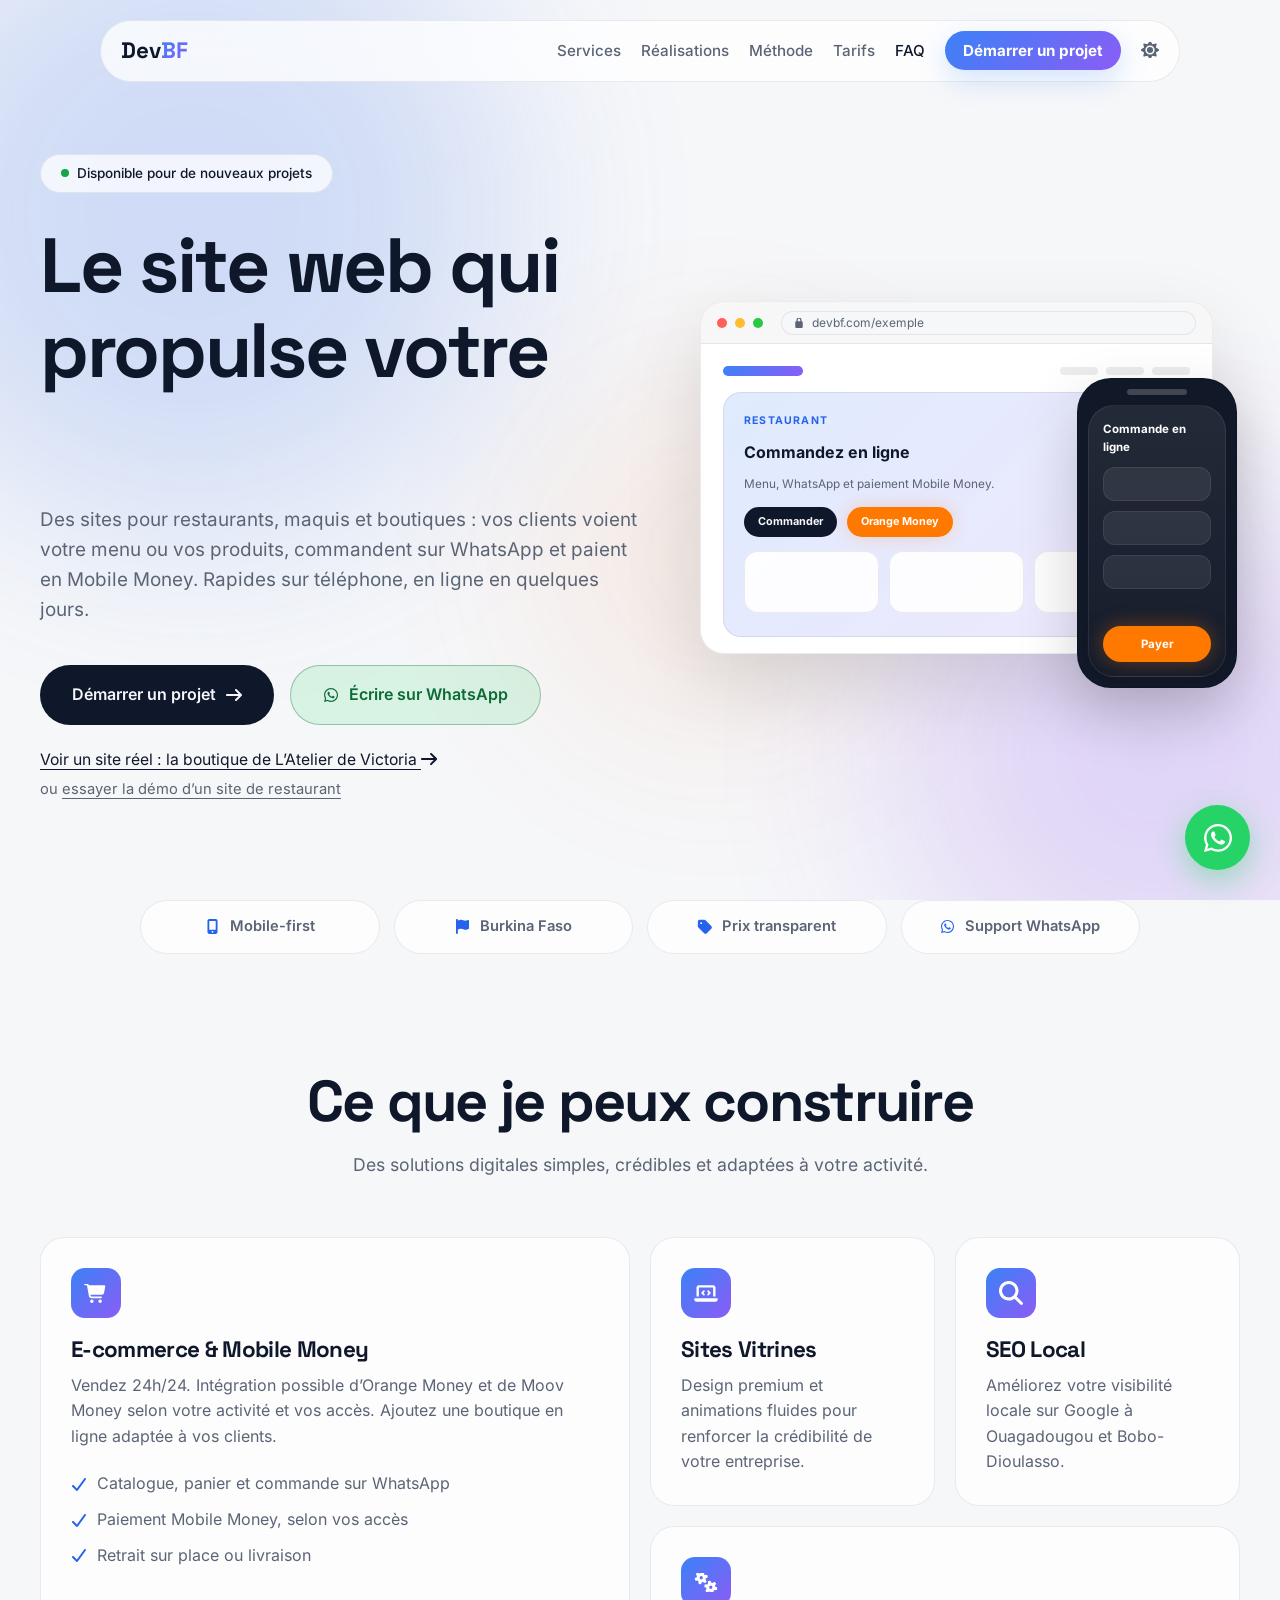
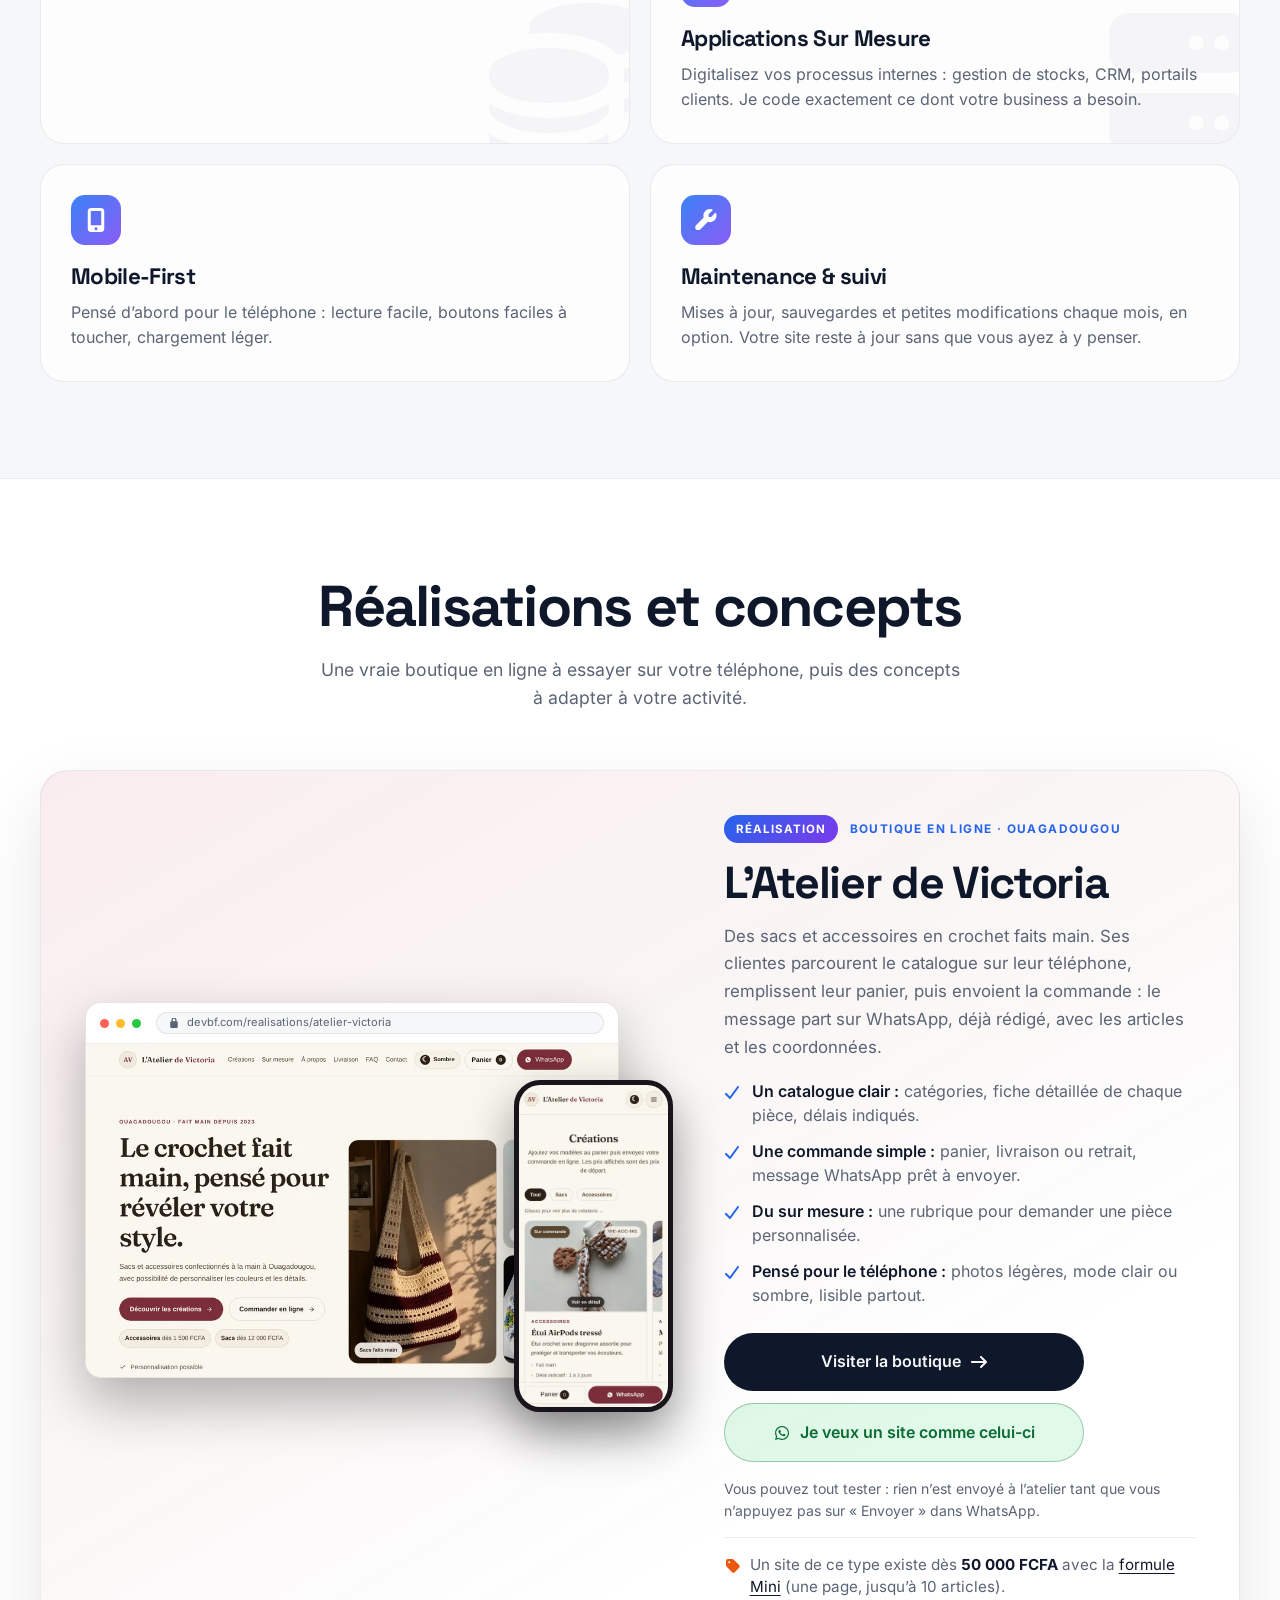
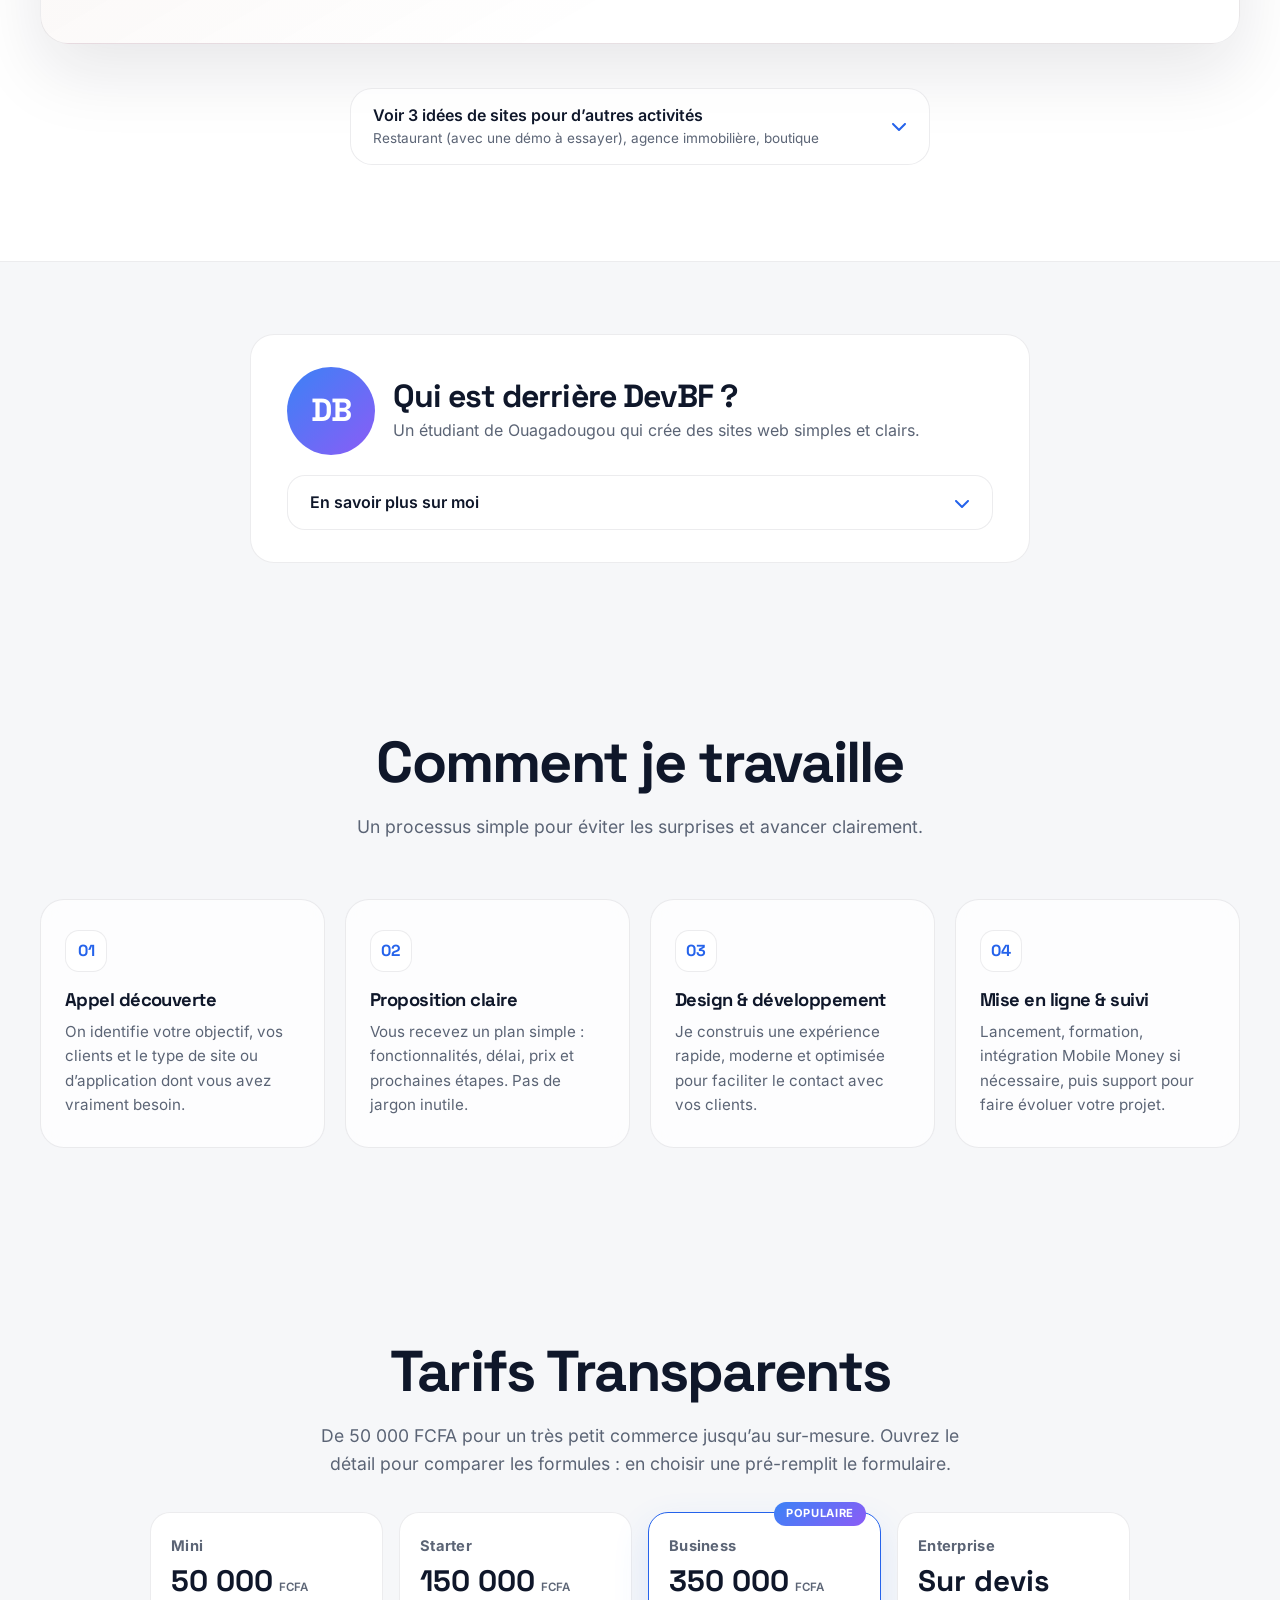
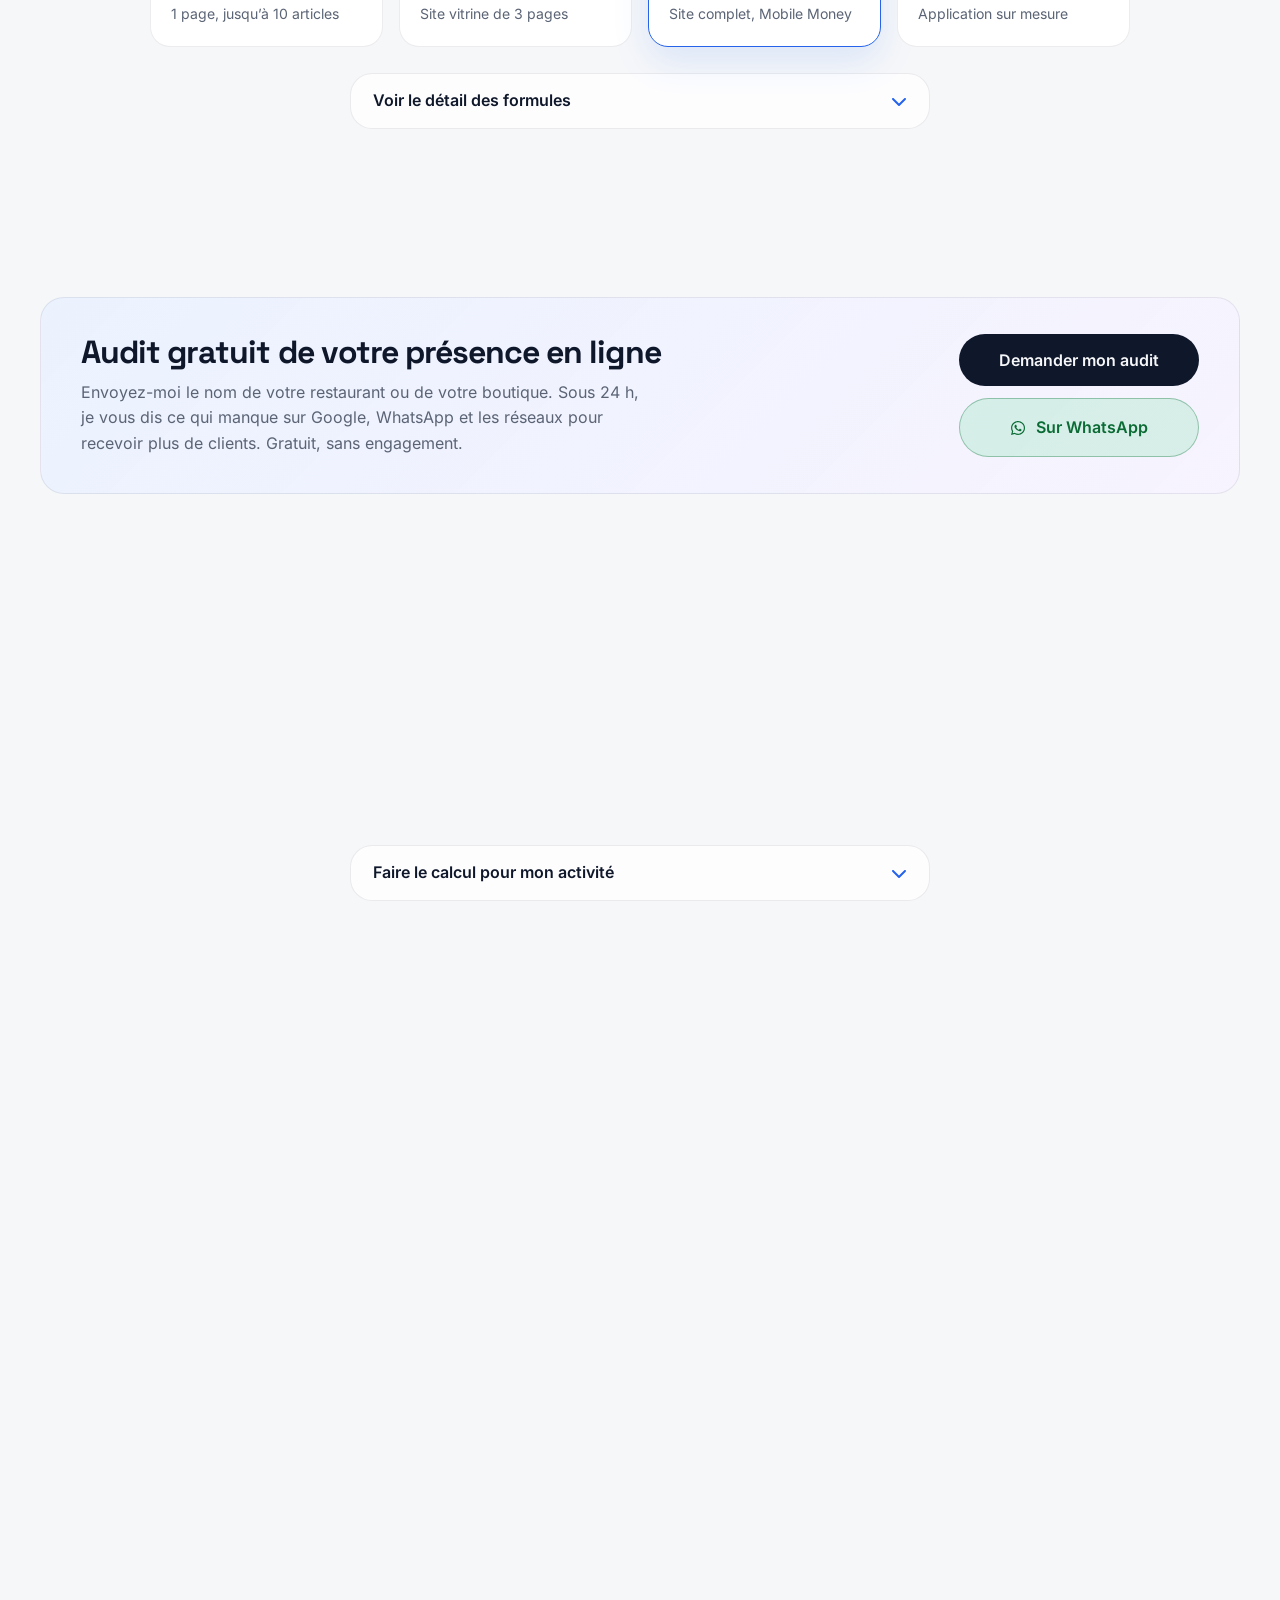
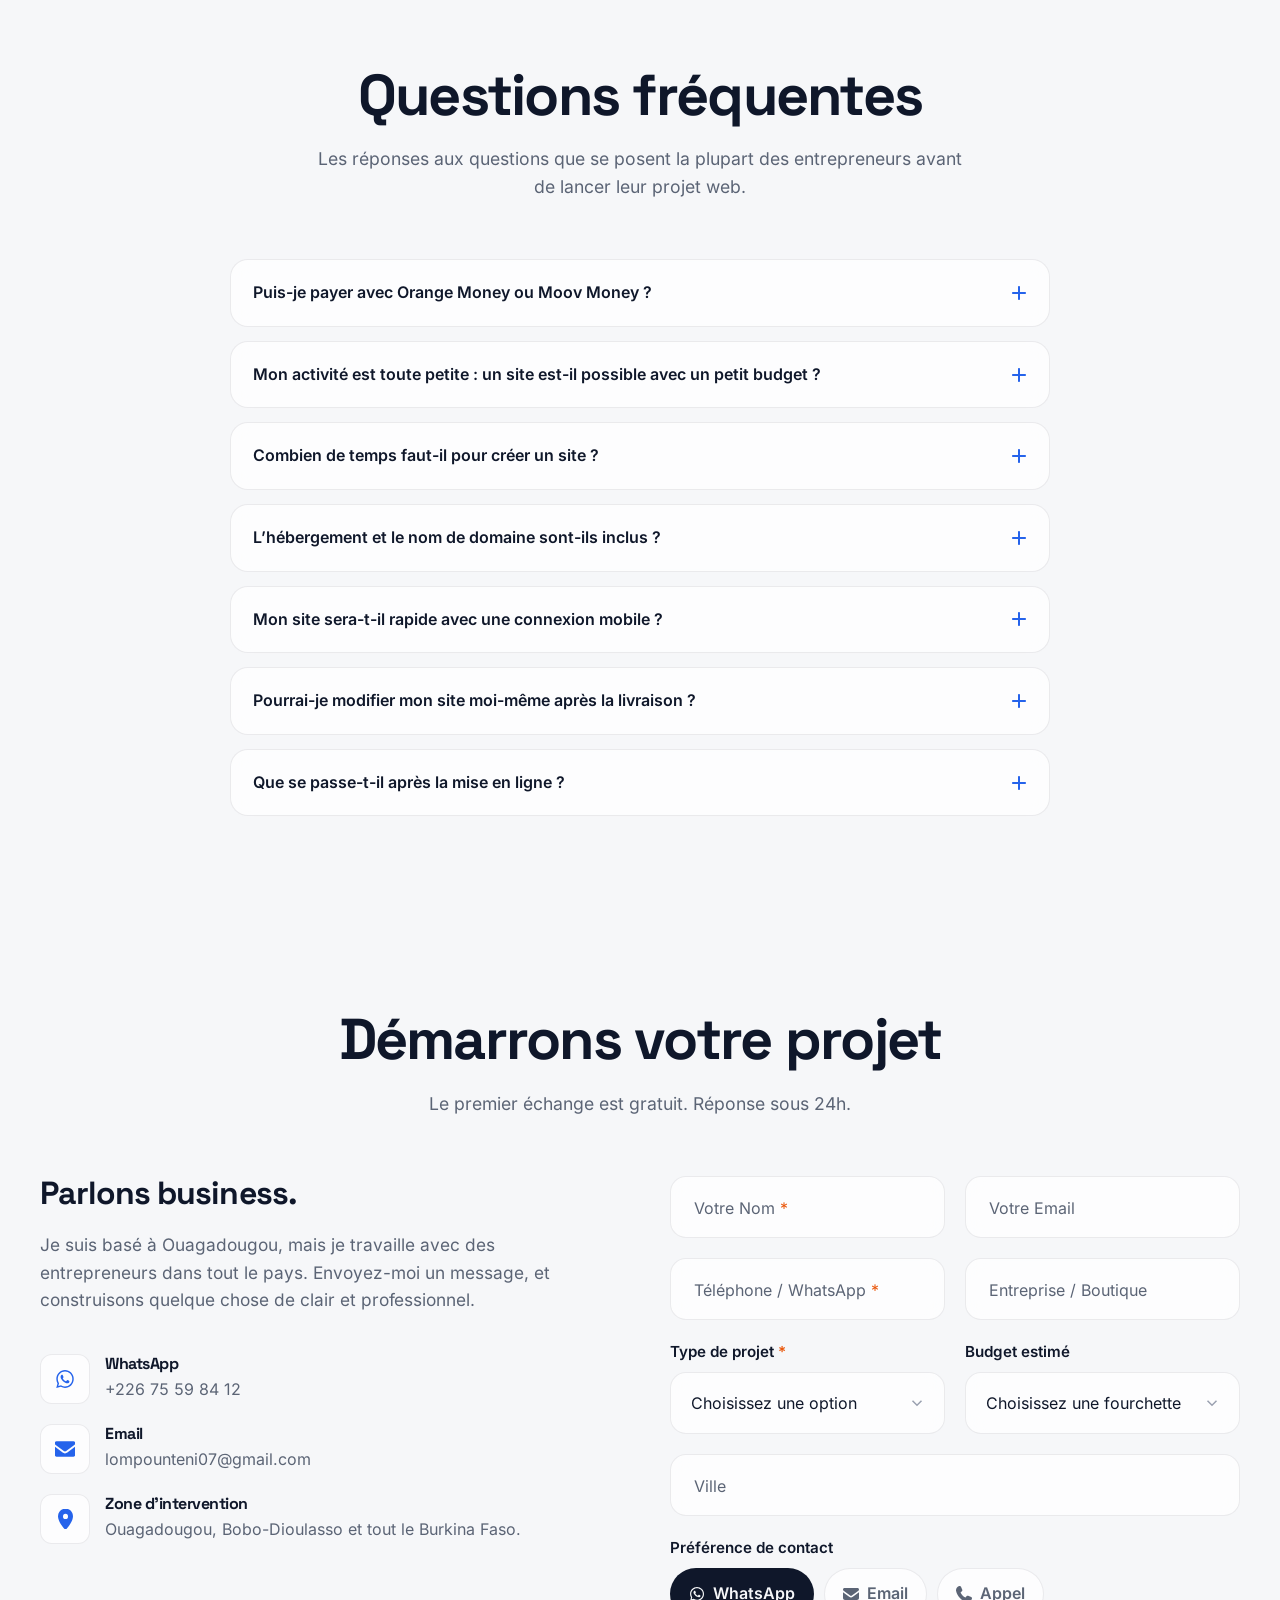
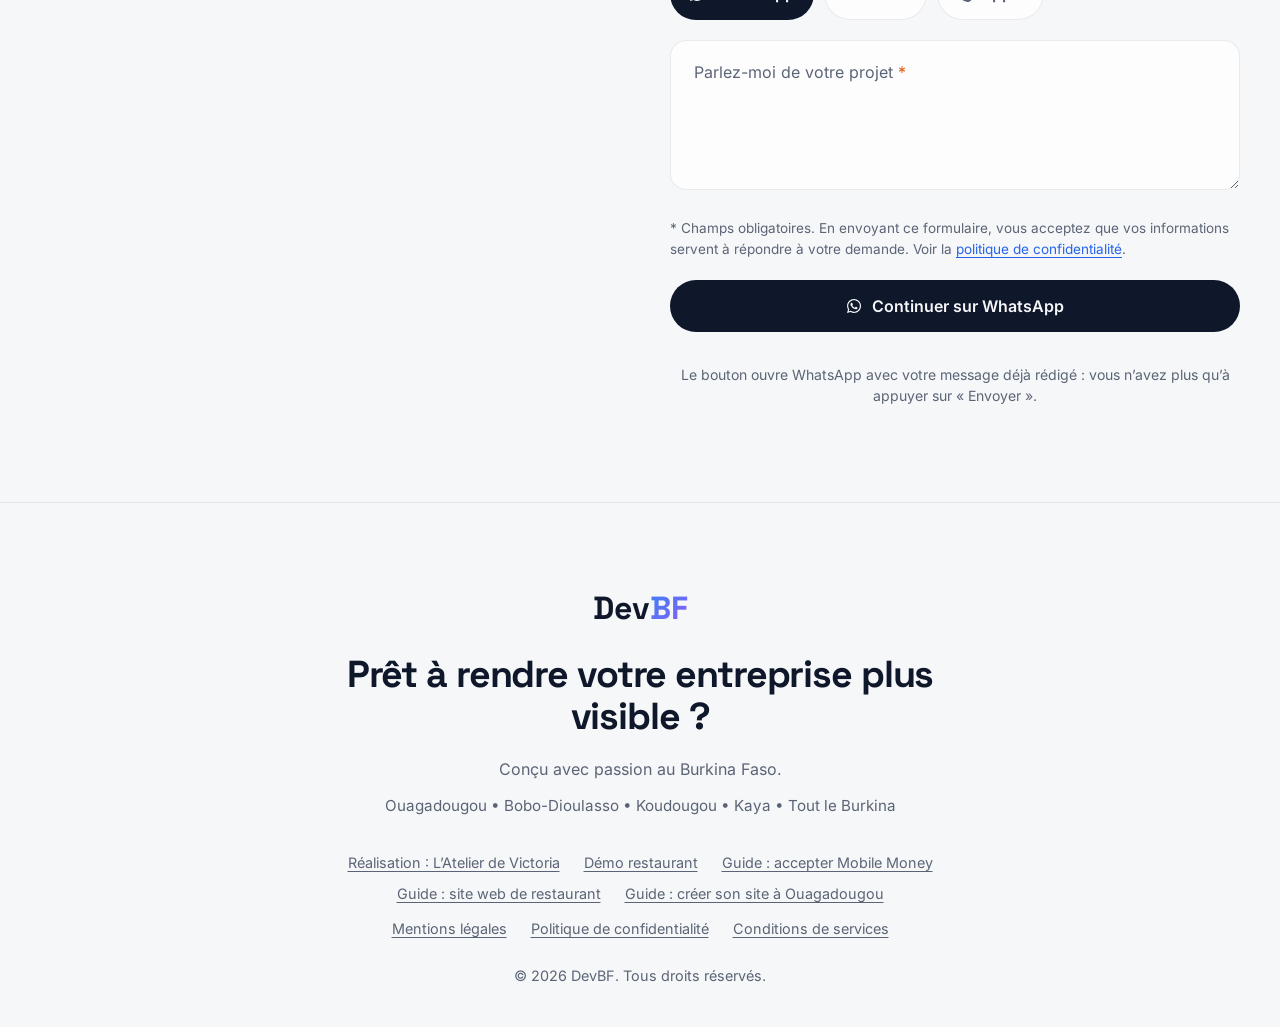
<file: index.html>
<!DOCTYPE html>
<html lang="fr">
<head>
    <meta charset="UTF-8">
    <meta name="viewport" content="width=device-width, initial-scale=1.0">
    <title>DevBF | Sites web pour restaurants et boutiques au Burkina Faso</title>
    <meta name="description" content="Sites web pour restaurants, maquis et boutiques au Burkina Faso : commande WhatsApp, paiement Mobile Money, rapides sur mobile. Ouagadougou, Bobo-Dioulasso.">
    <meta name="author" content="DevBF">
    <meta name="robots" content="index, follow">
    <meta name="theme-color" content="#f6f7f9">
    <link rel="canonical" href="https://devbf.com/">

    <!-- Open Graph -->
    <meta property="og:type" content="website">
    <meta property="og:url" content="https://devbf.com/">
    <meta property="og:title" content="DevBF | Sites web pour restaurants et boutiques au Burkina Faso">
    <meta property="og:description" content="Votre menu ou vos produits en ligne, commandes sur WhatsApp, paiement Mobile Money. Sites rapides pour restaurants et boutiques burkinabè.">
    <meta property="og:image" content="https://devbf.com/og-devbf.jpg">
    <meta property="og:locale" content="fr_BF">

    <!-- Twitter Card -->
    <meta name="twitter:card" content="summary_large_image">
    <meta name="twitter:title" content="DevBF | Sites web pour restaurants et boutiques au Burkina Faso">
    <meta name="twitter:description" content="Sites web pour restaurants et boutiques : commande WhatsApp et paiement Mobile Money.">
    <meta name="twitter:image" content="https://devbf.com/og-devbf.jpg">

    <!-- Favicon inline -->
    <link rel="icon" href="favicon.svg" type="image/svg+xml">

    <!-- Polices : Inter est hébergée dans assets/fonts (déclarée dans css/style.css).
         Space Grotesk (titres) vient encore de Google Fonts : voir le README, section Fonts. -->
    <link rel="preload" href="assets/fonts/inter-latin-400.woff2" as="font" type="font/woff2" crossorigin>
    <link rel="preload" href="assets/fonts/inter-latin-600.woff2" as="font" type="font/woff2" crossorigin>
    <link rel="preconnect" href="https://fonts.googleapis.com">
    <link rel="preconnect" href="https://fonts.gstatic.com" crossorigin>
    <link href="https://fonts.googleapis.com/css2?family=Space+Grotesk:wght@500;600;700&display=swap" rel="stylesheet">

    <!-- Icônes : CSS local, généré par tools/build_icons.py -->
    <link rel="stylesheet" href="css/icons.css">

    <!-- Main CSS -->
    <link rel="stylesheet" href="css/style.css">

    <!-- Structured Data -->
    <script type="application/ld+json">
    {
      "@context": "https://schema.org",
      "@type": "ProfessionalService",
      "name": "DevBF",
      "description": "Sites web pour restaurants, maquis et boutiques au Burkina Faso : commande WhatsApp, paiement Mobile Money, SEO local et applications sur mesure.",
      "url": "https://devbf.com",
      "telephone": "+22675598412",
      "email": "lompounteni07@gmail.com",
      "areaServed": "Burkina Faso",
      "address": {
        "@type": "PostalAddress",
        "addressLocality": "Ouagadougou",
        "addressCountry": "BF"
      },
      "priceRange": "50000 FCFA - Sur devis"
    }
    </script>

    <!-- FAQ : données structurées, à garder synchronisées avec la section FAQ -->
    <script type="application/ld+json">
    {
      "@context": "https://schema.org",
      "@type": "FAQPage",
      "mainEntity": [
        {
          "@type": "Question",
          "name": "Puis-je payer avec Orange Money ou Moov Money ?",
          "acceptedAnswer": {
            "@type": "Answer",
            "text": "Oui. Je peux intégrer les paiements Mobile Money selon vos besoins : commande en ligne, réservation, abonnement, paiement partiel ou validation de commande. L’objectif est de simplifier l’expérience client au Burkina Faso."
          }
        },
        {
          "@type": "Question",
          "name": "Mon activité est toute petite : un site est-il possible avec un petit budget ?",
          "acceptedAnswer": {
            "@type": "Answer",
            "text": "Oui, c’est pour cela que la formule Mini existe : à partir de 50 000 FCFA, une page avec votre catalogue (jusqu’à 10 articles), un panier et la commande par WhatsApp, sur le modèle de la boutique L’Atelier de Victoria. Le cadre est volontairement simple, ce qui permet de garder le prix bas. Si votre activité grandit, vous pourrez passer à Starter ou à Business."
          }
        },
        {
          "@type": "Question",
          "name": "Combien de temps faut-il pour créer un site ?",
          "acceptedAnswer": {
            "@type": "Answer",
            "text": "Un site vitrine peut être livré en quelques jours. Un site e-commerce ou une application sur mesure demande généralement plus de temps, selon les fonctionnalités, les contenus et les validations. Vous recevez toujours un planning clair avant de commencer."
          }
        },
        {
          "@type": "Question",
          "name": "L’hébergement et le nom de domaine sont-ils inclus ?",
          "acceptedAnswer": {
            "@type": "Answer",
            "text": "Selon la formule choisie, l’hébergement peut être inclus pendant une période définie. Le nom de domaine peut être pris en charge ou accompagné selon vos préférences. L’important est que vous compreniez exactement ce qui est inclus, sans frais cachés."
          }
        },
        {
          "@type": "Question",
          "name": "Mon site sera-t-il rapide avec une connexion mobile ?",
          "acceptedAnswer": {
            "@type": "Answer",
            "text": "Oui. Les sites sont optimisés pour le mobile, les images sont compressées, le code est allégé et les animations sont utilisées avec intelligence. L’objectif est d’offrir une bonne expérience même sur connexion 3G/4G."
          }
        },
        {
          "@type": "Question",
          "name": "Pourrai-je modifier mon site moi-même après la livraison ?",
          "acceptedAnswer": {
            "@type": "Answer",
            "text": "Oui, si la formule inclut un espace administrateur ou un CMS. Vous pourrez mettre à jour vos textes, images, produits, articles ou informations sans dépendre complètement d’un développeur pour chaque modification."
          }
        },
        {
          "@type": "Question",
          "name": "Que se passe-t-il après la mise en ligne ?",
          "acceptedAnswer": {
            "@type": "Answer",
            "text": "Je reste disponible pour le support, les corrections, les évolutions et l’optimisation. Un site n’est pas un produit fini : c’est un outil commercial qui doit évoluer avec votre activité."
          }
        }
      ]
    }
    </script>
</head>
<body>
    <script src="js/theme-init.js"></script>

    <!-- Animated Mesh Background -->
    <div class="mesh-bg" aria-hidden="true">
        <div class="blob blob-1"></div>
        <div class="blob blob-2"></div>
        <div class="blob blob-3"></div>
    </div>

    <a href="#main" class="skip-link">Aller au contenu principal</a>

    <!-- Navigation -->
    <nav id="navbar" aria-label="Navigation principale">
        <a href="#accueil" class="logo">Dev<span>BF</span></a>

        <button
            class="menu-toggle"
            type="button"
            aria-expanded="false"
            aria-controls="navLinks"
            aria-label="Ouvrir le menu"
        >
            <i class="fas fa-bars"></i>
        </button>

        <ul class="nav-links" id="navLinks">
            <li><a href="#services">Services</a></li>
            <li><a href="#portfolio">Réalisations</a></li>
            <li><a href="#methode">Méthode</a></li>
            <li><a href="#tarifs">Tarifs</a></li>
            <li><a href="#faq">FAQ</a></li>
            <li><a href="#contact" class="nav-cta">Démarrer un projet</a></li>
            <li>
                <button class="theme-toggle" id="themeToggle" type="button" aria-label="Activer le thème sombre">
                    <i class="fas fa-sun"></i>
                </button>
            </li>
        </ul>
    </nav>

    <main id="main">

        <!-- Hero Section -->
        <section class="hero" id="accueil" aria-label="Présentation">
            <div class="hero-layout">
                <div class="hero-copy">
                    <div class="hero-badge">
                        <i class="fas fa-circle status-dot" aria-hidden="true"></i>
                        Disponible pour de nouveaux projets
                    </div>

                    <h1>
                        Le site web qui propulse votre<br>
                        <span class="rotator-wrapper" aria-hidden="true">
                            <span class="rotator-word active" data-index="0">restaurant</span>
                            <span class="rotator-word" data-index="1">boutique</span>
                            <span class="rotator-word" data-index="2">maquis</span>
                            <span class="rotator-word" data-index="3">commerce</span>
                        </span>
                        <span class="sr-only">commerce</span>
                    </h1>

                    <p>
                        Des sites pour restaurants, maquis et boutiques&nbsp;: vos clients voient votre menu ou vos produits,
                        commandent sur WhatsApp et paient en Mobile Money. Rapides sur téléphone, en ligne en quelques jours.
                    </p>

                    <div class="btn-group">
                        <a href="#contact" class="btn btn-primary">
                            Démarrer un projet <i class="fas fa-arrow-right" aria-hidden="true"></i>
                        </a>
                        <a
                            href="https://wa.me/22675598412?text=Bonjour%2C%20je%20souhaite%20discuter%20de%20mon%20projet%20web."
                            class="btn btn-whatsapp"
                            target="_blank"
                            rel="noopener noreferrer"
                            data-source="hero"
                        >
                            <i class="fab fa-whatsapp" aria-hidden="true"></i> Écrire sur WhatsApp
                        </a>
                    </div>

                    <p class="hero-demo-link">
                        <a href="realisations/atelier-victoria/index.html" data-demo="hero-atelier">
                            Voir un site réel&nbsp;: la boutique de L’Atelier de Victoria <i class="fas fa-arrow-right" aria-hidden="true"></i>
                        </a>
                        <span class="hero-demo-alt">ou <a href="demo/restaurant/index.html" data-demo="hero">essayer la démo d’un site de restaurant</a></span>
                    </p>
                </div>

                <div class="hero-visual" aria-hidden="true">
                    <div class="browser">
                        <div class="browser-bar">
                            <span class="dot dot-red"></span>
                            <span class="dot dot-yellow"></span>
                            <span class="dot dot-green"></span>
                            <div class="browser-url">
                                <i class="fas fa-lock"></i>
                                devbf.com/exemple
                            </div>
                        </div>

                        <div class="browser-body">
                            <div class="mock-nav">
                                <div class="mock-logo"></div>
                                <div class="mock-links">
                                    <span class="mock-link"></span>
                                    <span class="mock-link"></span>
                                    <span class="mock-link"></span>
                                </div>
                            </div>

                            <div class="mock-scenes">
                                <div class="mock-scene active" data-scene="0">
                                    <div class="mock-kicker">Restaurant</div>
                                    <div class="mock-heading">Commandez en ligne</div>
                                    <div class="mock-sub">Menu, WhatsApp et paiement Mobile Money.</div>
                                    <div class="mock-btn-row">
                                        <div class="mock-btn primary">Commander</div>
                                        <div class="mock-btn money">Orange Money</div>
                                    </div>
                                    <div class="mock-cards">
                                        <div class="mock-card"></div>
                                        <div class="mock-card"></div>
                                        <div class="mock-card"></div>
                                    </div>
                                </div>

                                <div class="mock-scene" data-scene="1">
                                    <div class="mock-kicker">Boutique</div>
                                    <div class="mock-heading">Nouvelle collection</div>
                                    <div class="mock-sub">Catalogue produits, commande et livraison.</div>
                                    <div class="mock-btn-row">
                                        <div class="mock-btn primary">Ajouter</div>
                                        <div class="mock-btn moov">Moov Money</div>
                                    </div>
                                    <div class="mock-cards">
                                        <div class="mock-card"></div>
                                        <div class="mock-card"></div>
                                        <div class="mock-card"></div>
                                    </div>
                                </div>

                                <div class="mock-scene" data-scene="2">
                                    <div class="mock-kicker">Maquis</div>
                                    <div class="mock-heading">Votre carte du jour</div>
                                    <div class="mock-sub">Plats, boissons et prix toujours à jour.</div>
                                    <div class="mock-btn-row">
                                        <div class="mock-btn primary">Commander</div>
                                        <div class="mock-btn soft">Itinéraire</div>
                                    </div>
                                    <div class="mock-cards">
                                        <div class="mock-card"></div>
                                        <div class="mock-card"></div>
                                        <div class="mock-card"></div>
                                    </div>
                                </div>

                                <div class="mock-scene" data-scene="3">
                                    <div class="mock-kicker">Commerce</div>
                                    <div class="mock-heading">Un site, un WhatsApp</div>
                                    <div class="mock-sub">Horaires, produits et contact en un clic.</div>
                                    <div class="mock-btn-row">
                                        <div class="mock-btn primary">Appeler</div>
                                        <div class="mock-btn soft">WhatsApp</div>
                                    </div>
                                    <div class="mock-cards">
                                        <div class="mock-card wide"></div>
                                        <div class="mock-card"></div>
                                    </div>
                                </div>
                            </div>
                        </div>
                    </div>

                    <div class="phone">
                        <div class="phone-notch"></div>
                        <div class="phone-screen">
                            <div class="phone-title" id="phoneTitle">Commande en ligne</div>
                            <div class="phone-item"></div>
                            <div class="phone-item"></div>
                            <div class="phone-item"></div>
                            <div class="phone-pay" id="phonePay">Payer</div>
                        </div>
                    </div>
                </div>
            </div>
        </section>

        <!-- Quick Credibility Strip -->
        <section class="credibility-section" aria-label="Repères DevBF">
            <div class="container">
                <div class="credibility-strip reveal">
                    <div class="cred-item">
                        <i class="fas fa-mobile-alt" aria-hidden="true"></i>
                        <span>Mobile-first</span>
                    </div>
                    <div class="cred-item">
                        <i class="fas fa-flag" aria-hidden="true"></i>
                        <span>Burkina Faso</span>
                    </div>
                    <div class="cred-item">
                        <i class="fas fa-tag" aria-hidden="true"></i>
                        <span>Prix transparent</span>
                    </div>
                    <div class="cred-item">
                        <i class="fab fa-whatsapp" aria-hidden="true"></i>
                        <span>Support WhatsApp</span>
                    </div>
                </div>
            </div>
        </section>

        <!-- Services -->
        <section id="services" class="section" aria-labelledby="services-title">
            <div class="container">
                <div class="section-header reveal">
                    <h2 id="services-title">Ce que je peux construire</h2>
                    <p>Des solutions digitales simples, crédibles et adaptées à votre activité.</p>
                </div>

                <div class="bento-grid reveal" id="bentoGrid">
                    <article class="bento-card bento-large">
                        <div>
                            <div class="icon-box" aria-hidden="true">
                                <i class="fas fa-shopping-cart"></i>
                            </div>
                            <h3>E-commerce &amp; Mobile Money</h3>
                            <p>
                                Vendez 24h/24. Intégration possible d’Orange Money et de Moov Money selon votre activité et vos accès.
                                Ajoutez une boutique en ligne adaptée à vos clients.
                            </p>
                            <ul class="bento-points">
                                <li><i class="fas fa-check" aria-hidden="true"></i><span>Catalogue, panier et commande sur WhatsApp</span></li>
                                <li><i class="fas fa-check" aria-hidden="true"></i><span>Paiement Mobile Money, selon vos accès</span></li>
                                <li><i class="fas fa-check" aria-hidden="true"></i><span>Retrait sur place ou livraison</span></li>
                            </ul>
                        </div>
                        <i class="fas fa-coins bg-icon" aria-hidden="true"></i>
                    </article>

                    <article class="bento-card">
                        <div class="icon-box" aria-hidden="true">
                            <i class="fas fa-laptop-code"></i>
                        </div>
                        <h3>Sites Vitrines</h3>
                        <p>Design premium et animations fluides pour renforcer la crédibilité de votre entreprise.</p>
                    </article>

                    <article class="bento-card">
                        <div class="icon-box" aria-hidden="true">
                            <i class="fas fa-search"></i>
                        </div>
                        <h3>SEO Local</h3>
                        <p>Améliorez votre visibilité locale sur Google à Ouagadougou et Bobo-Dioulasso.</p>
                    </article>

                    <article class="bento-card bento-wide">
                        <div>
                            <div class="icon-box" aria-hidden="true">
                                <i class="fas fa-cogs"></i>
                            </div>
                            <h3>Applications Sur Mesure</h3>
                            <p>
                                Digitalisez vos processus internes&nbsp;: gestion de stocks, CRM, portails clients.
                                Je code exactement ce dont votre business a besoin.
                            </p>
                        </div>
                        <i class="fas fa-server bg-icon" aria-hidden="true"></i>
                    </article>

                    <article class="bento-card bento-wide">
                        <div class="icon-box" aria-hidden="true">
                            <i class="fas fa-mobile-alt"></i>
                        </div>
                        <h3>Mobile-First</h3>
                        <p>Pensé d’abord pour le téléphone&nbsp;: lecture facile, boutons faciles à toucher, chargement léger.</p>
                    </article>

                    <article class="bento-card bento-wide">
                        <div class="icon-box" aria-hidden="true">
                            <i class="fas fa-wrench"></i>
                        </div>
                        <h3>Maintenance &amp; suivi</h3>
                        <p>Mises à jour, sauvegardes et petites modifications chaque mois, en option. Votre site reste à jour sans que vous ayez à y penser.</p>
                    </article>
                </div>
            </div>
        </section>

        <!-- Réalisations -->
        <section id="portfolio" class="section section--solid" aria-labelledby="portfolio-title">
            <div class="container">
                <div class="section-header reveal">
                    <h2 id="portfolio-title">Réalisations et concepts</h2>
                    <p>Une vraie boutique en ligne à essayer sur votre téléphone, puis des concepts à adapter à votre activité.</p>
                </div>

                <!--
                    PROJET MIS EN AVANT : la boutique de L’Atelier de Victoria (dossier realisations/atelier-victoria/).
                    Les captures (assets/images/atelier-desktop.webp et atelier-mobile.webp) sont à refaire si le site change.
                -->
                <article class="project-feature reveal" aria-labelledby="atelier-title">
                    <div class="pf-media">
                        <div class="pf-browser">
                            <div class="pf-browser-bar" aria-hidden="true">
                                <span class="dot dot-red"></span>
                                <span class="dot dot-yellow"></span>
                                <span class="dot dot-green"></span>
                                <div class="browser-url">
                                    <i class="fas fa-lock"></i>
                                    devbf.com/realisations/atelier-victoria
                                </div>
                            </div>
                            <img
                                class="pf-shot-desktop"
                                src="assets/images/atelier-desktop.webp"
                                width="960"
                                height="600"
                                alt="Page d’accueil du site L’Atelier de Victoria sur ordinateur : le titre « Le crochet fait main, pensé pour révéler votre style » et des photos de sacs et d’accessoires en crochet"
                                loading="lazy"
                                decoding="async"
                            >
                        </div>
                        <div class="pf-phone">
                            <img
                                class="pf-shot-mobile"
                                src="assets/images/atelier-mobile.webp"
                                width="390"
                                height="844"
                                alt="Le catalogue du même site sur téléphone : filtres par catégorie, première création, boutons Panier et WhatsApp"
                                loading="lazy"
                                decoding="async"
                            >
                        </div>
                    </div>

                    <div class="pf-copy">
                        <div class="pf-kicker">
                            <span class="pf-pill">Réalisation</span>
                            <span class="case-eyebrow">Boutique en ligne · Ouagadougou</span>
                        </div>
                        <h3 class="pf-title" id="atelier-title">L’Atelier de Victoria</h3>
                        <p class="pf-lead">
                            Des sacs et accessoires en crochet faits main. Ses clientes parcourent le catalogue sur leur téléphone,
                            remplissent leur panier, puis envoient la commande&nbsp;: le message part sur WhatsApp, déjà rédigé,
                            avec les articles et les coordonnées.
                        </p>
                        <ul class="pf-points">
                            <li><i class="fas fa-check" aria-hidden="true"></i><span><strong>Un catalogue clair&nbsp;:</strong> catégories, fiche détaillée de chaque pièce, délais indiqués.</span></li>
                            <li><i class="fas fa-check" aria-hidden="true"></i><span><strong>Une commande simple&nbsp;:</strong> panier, livraison ou retrait, message WhatsApp prêt à envoyer.</span></li>
                            <li><i class="fas fa-check" aria-hidden="true"></i><span><strong>Du sur mesure&nbsp;:</strong> une rubrique pour demander une pièce personnalisée.</span></li>
                            <li><i class="fas fa-check" aria-hidden="true"></i><span><strong>Pensé pour le téléphone&nbsp;:</strong> photos légères, mode clair ou sombre, lisible partout.</span></li>
                        </ul>
                        <div class="pf-actions">
                            <a class="btn btn-primary" href="realisations/atelier-victoria/index.html" data-demo="atelier-card">
                                Visiter la boutique <i class="fas fa-arrow-right" aria-hidden="true"></i>
                            </a>
                            <a class="btn btn-whatsapp" href="https://wa.me/22675598412?text=Bonjour%2C%20j%27ai%20vu%20le%20site%20de%20L%27Atelier%20de%20Victoria%20sur%20devbf.com.%20Je%20voudrais%20un%20site%20comme%20celui-ci%20pour%20mon%20activit%C3%A9.%0AMon%20activit%C3%A9%20%3A%20" target="_blank" rel="noopener noreferrer" data-source="atelier-card">
                                <i class="fab fa-whatsapp" aria-hidden="true"></i> Je veux un site comme celui-ci
                            </a>
                        </div>
                        <p class="pf-note">Vous pouvez tout tester&nbsp;: rien n’est envoyé à l’atelier tant que vous n’appuyez pas sur «&nbsp;Envoyer&nbsp;» dans WhatsApp.</p>
                        <p class="pf-plan">
                            <i class="fas fa-tag" aria-hidden="true"></i>
                            <span>Un site de ce type existe dès <strong>50 000 FCFA</strong> avec la <a href="#tarifs">formule Mini</a> (une page, jusqu’à 10 articles).</span>
                        </p>
                    </div>
                </article>

                <details class="fold fold--bar" id="concepts-fold">
                    <summary class="fold-toggle">
                        <span class="fold-label">
                            <span class="fold-when-closed">Voir 3 idées de sites pour d’autres activités</span>
                            <span class="fold-when-open">Masquer les idées de sites</span>
                            <small class="fold-sub">Restaurant (avec une démo à essayer), agence immobilière, boutique</small>
                        </span>
                        <i class="fas fa-chevron-down fold-chevron" aria-hidden="true"></i>
                    </summary>
                    <div class="fold-body">
                        <div class="concepts-head">
                            <h3 id="concepts-title">Et des idées de sites pour d’autres activités</h3>
                            <p>Ces trois concepts ne sont pas des projets clients&nbsp;: ce sont des exemples de ce que je peux adapter à votre activité. Cliquez sur l’un d’eux pour en savoir plus. Le concept restaurant a une démo à essayer.</p>
                        </div>

                        <div class="case-grid">
                            <article class="case-card" data-theme="restaurant" data-case="restaurant">
                                <div class="case-media">
                                    <span class="case-badge">Concept</span>
                                    <div class="case-screen">
                                        <img
                                            class="case-photo"
                                            src="assets/images/concept-restaurant.webp"
                                            width="1050"
                                            height="1400"
                                            alt="Illustration : plat de restaurant, concept de site de commande en ligne"
                                            loading="lazy"
                                            decoding="async"
                                        >
                                        <i class="fas fa-utensils" aria-hidden="true"></i>
                                        <span class="case-screen-line">Menu • Commande • WhatsApp</span>
                                    </div>
                                </div>
                                <div class="case-info">
                                    <span class="case-eyebrow">Restaurant / Maquis</span>
                                    <h4 class="case-title">Transformer un menu en canal de commande</h4>
                                    <p class="case-desc">Un site simple pour découvrir les plats, commander rapidement et joindre l’établissement sans friction.</p>
                                    <div class="case-tags">
                                        <span class="tag">Menu en ligne</span>
                                        <span class="tag">Commande</span>
                                        <span class="tag">Mobile Money</span>
                                    </div>
                                    <a class="case-demo" href="demo/restaurant/index.html" data-demo="card">
                                        Essayer la démo en ligne <i class="fas fa-arrow-right" aria-hidden="true"></i>
                                    </a>
                                    <button type="button" class="case-link" data-case="restaurant" aria-label="Voir le concept Restaurant / Maquis">
                                        Voir le concept <i class="fas fa-arrow-right" aria-hidden="true"></i>
                                    </button>
                                </div>
                            </article>

                            <article class="case-card" data-theme="immobilier" data-case="immobilier">
                                <div class="case-media">
                                    <span class="case-badge">Concept</span>
                                    <div class="case-screen">
                                        <img
                                            class="case-photo"
                                            src="assets/images/concept-immobilier.webp"
                                            width="1200"
                                            height="1200"
                                            alt="Illustration : maison moderne, concept de site immobilier"
                                            loading="lazy"
                                            decoding="async"
                                        >
                                        <i class="fas fa-building" aria-hidden="true"></i>
                                        <span class="case-screen-line">Biens • Filtres • Contacts</span>
                                    </div>
                                </div>
                                <div class="case-info">
                                    <span class="case-eyebrow">Agence immobilière</span>
                                    <h4 class="case-title">Présenter des biens avec plus de crédibilité</h4>
                                    <p class="case-desc">Catalogue, fiches détaillées, localisation et formulaires pensés pour recevoir des contacts plus qualifiés.</p>
                                    <div class="case-tags">
                                        <span class="tag">Catalogue</span>
                                        <span class="tag">Fiches biens</span>
                                        <span class="tag">SEO local</span>
                                    </div>
                                    <button type="button" class="case-link" data-case="immobilier" aria-label="Voir le concept Agence immobilière">
                                        Voir le concept <i class="fas fa-arrow-right" aria-hidden="true"></i>
                                    </button>
                                </div>
                            </article>

                            <article class="case-card" data-theme="boutique" data-case="boutique">
                                <div class="case-media">
                                    <span class="case-badge">Concept</span>
                                    <div class="case-screen">
                                        <img
                                            class="case-photo"
                                            src="assets/images/concept-boutique.webp"
                                            width="1200"
                                            height="801"
                                            alt="Illustration : tapis et textiles colorés suspendus dans une boutique, concept de site e-commerce"
                                            loading="lazy"
                                            decoding="async"
                                        >
                                        <i class="fas fa-bag-shopping" aria-hidden="true"></i>
                                        <span class="case-screen-line">Produits • Panier • Livraison</span>
                                    </div>
                                </div>
                                <div class="case-info">
                                    <span class="case-eyebrow">Boutique / E-commerce</span>
                                    <h4 class="case-title">Continuer à vendre après la fermeture</h4>
                                    <p class="case-desc">Catalogue produits, commande WhatsApp ou paiement en ligne selon le besoin et les accès disponibles.</p>
                                    <div class="case-tags">
                                        <span class="tag">Catalogue</span>
                                        <span class="tag">Commande</span>
                                        <span class="tag">Livraison</span>
                                    </div>
                                    <button type="button" class="case-link" data-case="boutique" aria-label="Voir le concept Boutique / E-commerce">
                                        Voir le concept <i class="fas fa-arrow-right" aria-hidden="true"></i>
                                    </button>
                                </div>
                            </article>
                        </div>

                        <button type="button" class="fold-close">
                            Réduire les idées de sites <i class="fas fa-chevron-down" aria-hidden="true"></i>
                        </button>
                    </div>
                </details>

                <!--
                    TÉMOIGNAGE : demandez à Victoria deux phrases (avec son accord, et son nom) et ajoutez-les juste après
                    le bloc « project-feature » ci-dessus, avant le bloc « concepts-fold » :

                    <blockquote class="testimonial reveal">
                        <p>« Phrase de Victoria, avec un résultat concret si possible. »</p>
                        <p class="testimonial-by">Nikiema Victoria, L’Atelier de Victoria, Ouagadougou</p>
                    </blockquote>

                    Quand vous aurez d’autres réalisations, ajoutez un bloc « project-feature » par projet.
                -->
            </div>
        </section>

        <!-- À propos : une carte courte, la suite s'ouvre au clic -->
        <section id="apropos" class="section section--compact" aria-labelledby="about-title">
            <div class="container">
                <div class="about-card reveal">
                    <div class="about-head">
                        <div class="about-photo" aria-hidden="true">
                            <!-- Remplacez les initiales par votre portrait (il s'affiche en rond) :
                                 <img src="assets/images/portrait.webp" alt="" width="320" height="320" loading="lazy"> -->
                            <span>DB</span>
                        </div>
                        <div class="about-intro">
                            <h2 id="about-title">Qui est derrière DevBF&nbsp;?</h2>
                            <p class="about-teaser">Un étudiant de Ouagadougou qui crée des sites web simples et clairs.</p>
                        </div>
                    </div>

                    <details class="fold fold--bar" id="about-fold">
                        <summary class="fold-toggle">
                            <span class="fold-label">
                                <span class="fold-when-closed">En savoir plus sur moi</span>
                                <span class="fold-when-open">Masquer</span>
                            </span>
                            <i class="fas fa-chevron-down fold-chevron" aria-hidden="true"></i>
                        </summary>
                        <div class="fold-body">
                            <p class="about-lead">Je suis étudiant, et je crée des sites web pour les restaurants, les boutiques et toutes les personnes qui en veulent un.</p>
                            <p>
                                DevBF est un projet que je mène à titre personnel, en parallèle de mes études. Je travaille seul&nbsp;:
                                c’est donc toujours moi qui vous réponds et qui construis votre site. Avant de commencer, vous recevez
                                un devis écrit, et je vous dis franchement ce qui est réaliste pour votre budget.
                            </p>

                            <ul class="about-facts">
                                <li>
                                    <i class="fas fa-laptop-code" aria-hidden="true"></i>
                                    <span>Un exemple concret à essayer&nbsp;: la boutique de L’Atelier de Victoria, plus haut sur cette page.</span>
                                </li>
                                <li>
                                    <i class="fas fa-clock" aria-hidden="true"></i>
                                    <span>Réponse sous 24 h, sur WhatsApp, par appel ou par email.</span>
                                </li>
                                <li>
                                    <i class="fas fa-shield-halved" aria-hidden="true"></i>
                                    <span>Pas encore d’entreprise enregistrée&nbsp;: un devis écrit et des <a href="conditions-services.html">conditions de services</a> claires encadrent chaque projet.</span>
                                </li>
                            </ul>

                            <a
                                href="https://wa.me/22675598412?text=Bonjour%2C%20je%20souhaite%20vous%20poser%20une%20question%20sur%20vos%20services."
                                class="btn btn-whatsapp"
                                target="_blank"
                                rel="noopener noreferrer"
                                data-source="about"
                            >
                                <i class="fab fa-whatsapp" aria-hidden="true"></i> Me poser une question
                            </a>
                        </div>
                    </details>
                </div>
            </div>
        </section>

        <!-- Method -->
        <section id="methode" class="section" aria-labelledby="methode-title">
            <div class="container">
                <div class="section-header reveal">
                    <h2 id="methode-title">Comment je travaille</h2>
                    <p>Un processus simple pour éviter les surprises et avancer clairement.</p>
                </div>

                <div class="process-grid reveal">
                    <article class="process-step">
                        <div class="step-number">01</div>
                        <h3>Appel découverte</h3>
                        <p>On identifie votre objectif, vos clients et le type de site ou d’application dont vous avez vraiment besoin.</p>
                    </article>

                    <article class="process-step">
                        <div class="step-number">02</div>
                        <h3>Proposition claire</h3>
                        <p>Vous recevez un plan simple&nbsp;: fonctionnalités, délai, prix et prochaines étapes. Pas de jargon inutile.</p>
                    </article>

                    <article class="process-step">
                        <div class="step-number">03</div>
                        <h3>Design & développement</h3>
                        <p>Je construis une expérience rapide, moderne et optimisée pour faciliter le contact avec vos clients.</p>
                    </article>

                    <article class="process-step">
                        <div class="step-number">04</div>
                        <h3>Mise en ligne & suivi</h3>
                        <p>Lancement, formation, intégration Mobile Money si nécessaire, puis support pour faire évoluer votre projet.</p>
                    </article>
                </div>
            </div>
        </section>

        <!-- Pricing -->
        <section id="tarifs" class="section" aria-labelledby="tarifs-title">
            <div class="container">
                <div class="section-header section-header--tight reveal">
                    <h2 id="tarifs-title">Tarifs Transparents</h2>
                    <p>De 50 000 FCFA pour un très petit commerce jusqu’au sur-mesure. Ouvrez le détail pour comparer les formules&nbsp;: en choisir une pré-remplit le formulaire.</p>
                </div>

                <ul class="price-glance reveal" aria-label="Aperçu des formules et de leurs prix">
                    <li class="glance-tile">
                        <span class="gl-name">Mini</span>
                        <span class="gl-price">50&nbsp;000 <small>FCFA</small></span>
                        <span class="gl-desc">1 page, jusqu’à 10 articles</span>
                    </li>
                    <li class="glance-tile">
                        <span class="gl-name">Starter</span>
                        <span class="gl-price">150&nbsp;000 <small>FCFA</small></span>
                        <span class="gl-desc">Site vitrine de 3 pages</span>
                    </li>
                    <li class="glance-tile is-featured">
                        <span class="gl-badge">Populaire</span>
                        <span class="gl-name">Business</span>
                        <span class="gl-price">350&nbsp;000 <small>FCFA</small></span>
                        <span class="gl-desc">Site complet, Mobile Money</span>
                    </li>
                    <li class="glance-tile">
                        <span class="gl-name">Enterprise</span>
                        <span class="gl-price">Sur devis</span>
                        <span class="gl-desc">Application sur mesure</span>
                    </li>
                </ul>

                <details class="fold fold--bar" id="tarifs-fold">
                    <summary class="fold-toggle">
                        <span class="fold-label">
                            <span class="fold-when-closed">Voir le détail des formules</span>
                            <span class="fold-when-open">Masquer le détail</span>
                        </span>
                        <i class="fas fa-chevron-down fold-chevron" aria-hidden="true"></i>
                    </summary>
                    <div class="fold-body">
                        <div class="pricing-grid">
                            <article class="pricing-card">
                                <div class="pricing-header">
                                    <h3>Mini</h3>
                                    <div class="pricing-price">50k <span>FCFA</span></div>
                                </div>

                                <p class="plan-audience">
                                    Pour les très petits commerces et les créateurs qui vendent déjà par WhatsApp.
                                </p>

                                <div class="pricing-meta">
                                    <div><span>Livraison</span><strong>3 à 5 jours</strong></div>
                                    <div><span>Révisions</span><strong>1 tour</strong></div>
                                    <div><span>Hébergement</span><strong>Inclus 1 an</strong></div>
                                </div>

                                <ul class="pricing-features">
                                    <li><i class="fas fa-check" aria-hidden="true"></i> Une page&nbsp;: présentation, produits, contact</li>
                                    <li><i class="fas fa-check" aria-hidden="true"></i> Jusqu’à 10 articles avec photos</li>
                                    <li><i class="fas fa-check" aria-hidden="true"></i> Panier et commande WhatsApp</li>
                                    <li><i class="fas fa-check" aria-hidden="true"></i> Votre logo et vos couleurs</li>
                                </ul>

                                <button type="button" class="btn btn-secondary btn-block" data-plan="mini">
                                    Choisir Mini
                                </button>
                                <p class="plan-wa">
                                    <a href="https://wa.me/22675598412?text=Bonjour%2C%20je%20suis%20int%C3%A9ress%C3%A9%20par%20la%20formule%20Mini." target="_blank" rel="noopener noreferrer" data-source="plan-mini">
                                        <i class="fab fa-whatsapp" aria-hidden="true"></i>ou écrivez-moi sur WhatsApp
                                    </a>
                                </p>
                            </article>

                            <article class="pricing-card">
                                <div class="pricing-header">
                                    <h3>Starter</h3>
                                    <div class="pricing-price">150k <span>FCFA</span></div>
                                </div>

                                <p class="plan-audience">
                                    Pour les entreprises qui ont besoin d’une présence professionnelle rapide.
                                </p>

                                <div class="pricing-meta">
                                    <div><span>Livraison</span><strong>5 à 7 jours</strong></div>
                                    <div><span>Révisions</span><strong>2 tours</strong></div>
                                    <div><span>Hébergement</span><strong>Inclus 1 an</strong></div>
                                </div>

                                <ul class="pricing-features">
                                    <li><i class="fas fa-check" aria-hidden="true"></i> Site Vitrine (3 pages)</li>
                                    <li><i class="fas fa-check" aria-hidden="true"></i> Design Responsive</li>
                                    <li><i class="fas fa-check" aria-hidden="true"></i> Formulaire & WhatsApp</li>
                                    <li><i class="fas fa-check" aria-hidden="true"></i> Optimisation mobile</li>
                                </ul>

                                <button type="button" class="btn btn-secondary btn-block" data-plan="starter">
                                    Choisir Starter
                                </button>
                                <p class="plan-wa">
                                    <a href="https://wa.me/22675598412?text=Bonjour%2C%20je%20suis%20int%C3%A9ress%C3%A9%20par%20la%20formule%20Starter." target="_blank" rel="noopener noreferrer" data-source="plan-starter">
                                        <i class="fab fa-whatsapp" aria-hidden="true"></i>ou écrivez-moi sur WhatsApp
                                    </a>
                                </p>
                            </article>

                            <article class="pricing-card featured">
                                <div class="pricing-badge">Populaire</div>

                                <div class="pricing-header">
                                    <h3>Business</h3>
                                    <div class="pricing-price">350k <span>FCFA</span></div>
                                </div>

                                <p class="plan-audience">
                                    Pour les structures qui veulent vendre, réserver ou encaisser en ligne.
                                </p>

                                <div class="pricing-meta">
                                    <div><span>Livraison</span><strong>10 à 18 jours</strong></div>
                                    <div><span>Révisions</span><strong>3 tours</strong></div>
                                    <div><span>Support</span><strong>6 mois</strong></div>
                                </div>

                                <ul class="pricing-features">
                                    <li><i class="fas fa-check" aria-hidden="true"></i> Site Complet (10 pages)</li>
                                    <li><i class="fas fa-check" aria-hidden="true"></i> Animations Premium</li>
                                    <li><i class="fas fa-check" aria-hidden="true"></i> Intégration Mobile Money</li>
                                    <li><i class="fas fa-check" aria-hidden="true"></i> Espace Admin (CMS)</li>
                                    <li><i class="fas fa-check" aria-hidden="true"></i> SEO local de base</li>
                                </ul>

                                <button type="button" class="btn btn-primary btn-block" data-plan="business">
                                    Choisir Business
                                </button>
                                <p class="plan-wa">
                                    <a href="https://wa.me/22675598412?text=Bonjour%2C%20je%20suis%20int%C3%A9ress%C3%A9%20par%20la%20formule%20Business." target="_blank" rel="noopener noreferrer" data-source="plan-business">
                                        <i class="fab fa-whatsapp" aria-hidden="true"></i>ou écrivez-moi sur WhatsApp
                                    </a>
                                </p>
                            </article>

                            <article class="pricing-card">
                                <div class="pricing-header">
                                    <h3>Enterprise</h3>
                                    <div class="pricing-price">Sur Devis</div>
                                </div>

                                <p class="plan-audience">
                                    Pour les projets complexes, les applications métiers et les e-commerce avancés.
                                </p>

                                <div class="pricing-meta">
                                    <div><span>Livraison</span><strong>Sur planning</strong></div>
                                    <div><span>Accompagnement</span><strong>Dédié</strong></div>
                                    <div><span>Maintenance</span><strong>Optionnelle</strong></div>
                                </div>

                                <ul class="pricing-features">
                                    <li><i class="fas fa-check" aria-hidden="true"></i> Application Web Complexe</li>
                                    <li><i class="fas fa-check" aria-hidden="true"></i> E-commerce avancé</li>
                                    <li><i class="fas fa-check" aria-hidden="true"></i> API & Intégrations</li>
                                    <li><i class="fas fa-check" aria-hidden="true"></i> Base de données sécurisée</li>
                                    <li><i class="fas fa-check" aria-hidden="true"></i> Maintenance dédiée</li>
                                </ul>

                                <button type="button" class="btn btn-secondary btn-block" data-plan="enterprise">
                                    Demander un devis
                                </button>
                                <p class="plan-wa">
                                    <a href="https://wa.me/22675598412?text=Bonjour%2C%20je%20souhaite%20un%20devis%20pour%20un%20projet%20sur%20mesure." target="_blank" rel="noopener noreferrer" data-source="plan-enterprise">
                                        <i class="fab fa-whatsapp" aria-hidden="true"></i>ou écrivez-moi sur WhatsApp
                                    </a>
                                </p>
                            </article>
                        </div>

                        <p class="pricing-note">
                            <i class="fas fa-circle-info" aria-hidden="true"></i>
                            <span>
                                <strong>Mini, un cadre volontairement simple&nbsp;:</strong> une page, jusqu’à 10 articles, commande par WhatsApp.
                                Pas de paiement en ligne ni d’espace d’administration&nbsp;: pour cela, voyez Business. Si vous hésitez, écrivez-moi&nbsp;:
                                je vous dis honnêtement quelle formule vous convient.
                            </span>
                        </p>

                        <p class="pricing-note">
                            <i class="fas fa-wallet" aria-hidden="true"></i>
                            <span>
                                <strong>Après la mise en ligne&nbsp;:</strong> maintenance mensuelle en option (mises à jour, sauvegardes,
                                petites modifications). Le tarif dépend de votre site et figure dans le devis.
                            </span>
                        </p>

                        <button type="button" class="fold-close">
                            Réduire les tarifs <i class="fas fa-chevron-down" aria-hidden="true"></i>
                        </button>
                    </div>
                </details>
            </div>
        </section>

        <!-- Audit gratuit -->
        <section id="audit" class="section section--compact" aria-labelledby="audit-title">
            <div class="container">
                <div class="audit-card reveal">
                    <div class="audit-copy">
                        <h2 id="audit-title">Audit gratuit de votre présence en ligne</h2>
                        <p>
                            Envoyez-moi le nom de votre restaurant ou de votre boutique. Sous 24 h, je vous dis ce qui manque
                            sur Google, WhatsApp et les réseaux pour recevoir plus de clients. Gratuit, sans engagement.
                        </p>
                    </div>

                    <div class="audit-actions">
                        <button type="button" class="btn btn-primary" id="auditBtn">Demander mon audit</button>
                        <a
                            href="https://wa.me/22675598412?text=Bonjour%2C%20je%20voudrais%20un%20audit%20gratuit%20de%20ma%20pr%C3%A9sence%20en%20ligne."
                            class="btn btn-whatsapp"
                            target="_blank"
                            rel="noopener noreferrer"
                            data-source="audit"
                        >
                            <i class="fab fa-whatsapp" aria-hidden="true"></i> Sur WhatsApp
                        </a>
                    </div>
                </div>
            </div>
        </section>

        <!-- Payback calculator -->
        <section id="simulation" class="section section--compact" aria-labelledby="roi-title">
            <div class="container">
                <div class="section-header section-header--tight reveal">
                    <h2 id="roi-title">Combien de commandes pour rentabiliser votre site&nbsp;?</h2>
                    <p>Un calcul simple, à titre indicatif. Ce n’est pas une promesse de résultat.</p>
                </div>

                <details class="fold fold--bar" id="simulation-fold">
                    <summary class="fold-toggle">
                        <span class="fold-label">
                            <span class="fold-when-closed">Faire le calcul pour mon activité</span>
                            <span class="fold-when-open">Masquer le calculateur</span>
                        </span>
                        <i class="fas fa-chevron-down fold-chevron" aria-hidden="true"></i>
                    </summary>
                    <div class="fold-body">
                        <div class="calculator-container">
                            <div class="calc-grid">
                                <div class="calc-inputs">
                                    <div class="form-group static-label calc-plan">
                                        <label id="calc-plan-label">Formule</label>
                                        <div class="choice-group" role="radiogroup" aria-labelledby="calc-plan-label">
                                            <label class="choice">
                                                <input type="radio" name="calc_plan" value="50000">
                                                <span>Mini <small>50 000 FCFA</small></span>
                                            </label>
                                            <label class="choice">
                                                <input type="radio" name="calc_plan" value="150000" checked>
                                                <span>Starter <small>150 000 FCFA</small></span>
                                            </label>
                                            <label class="choice">
                                                <input type="radio" name="calc_plan" value="350000">
                                                <span>Business <small>350 000 FCFA</small></span>
                                            </label>
                                        </div>
                                    </div>

                                    <div class="calc-input-group">
                                        <label for="calc-panier">
                                            Panier moyen (FCFA)
                                            <span id="val-panier" aria-live="polite">5 000</span>
                                        </label>
                                        <input type="range" id="calc-panier" min="1000" max="100000" step="500" value="5000">
                                    </div>

                                    <div class="calc-input-group">
                                        <label for="calc-marge">
                                            Ce qu’il vous reste sur chaque commande
                                            <span id="val-marge" aria-live="polite">40%</span>
                                        </label>
                                        <input type="range" id="calc-marge" min="10" max="80" step="5" value="40">
                                    </div>
                                </div>

                                <div class="calc-result">
                                    <p>Commandes à gagner pour couvrir le site</p>
                                    <h3 id="calc-total" aria-live="polite">75 commandes</h3>
                                    <small class="calc-note" id="calc-sub">soit environ 7 par mois pour être remboursé en 12 mois</small>
                                    <small class="calc-note calc-disclaimer">
                                        Hors hébergement et frais Mobile Money. Chaque commerce est différent&nbsp;: ce calcul donne un ordre de grandeur.
                                    </small>
                                </div>
                            </div>
                        </div>
                    </div>
                </details>
            </div>
        </section>

        <!-- Engagements -->
        <section id="engagements" class="section" aria-labelledby="engagements-title">
            <div class="container">
                <div class="section-header reveal">
                    <h2 id="engagements-title">Mes engagements</h2>
                    <p>Ce que vous obtenez en travaillant avec moi.</p>
                </div>

                <div class="engagement-grid reveal">
                    <article class="engagement-card">
                        <div class="engagement-icon" aria-hidden="true">
                            <i class="fas fa-check"></i>
                        </div>
                        <h3>Validation client</h3>
                        <p>
                            Vous validez le design et les contenus avant la mise en ligne. Rien n’est publié sans votre accord.
                        </p>
                    </article>

                    <article class="engagement-card">
                        <div class="engagement-icon" aria-hidden="true">
                            <i class="fas fa-bolt"></i>
                        </div>
                        <h3>Performance</h3>
                        <p>
                            Le site est conçu pour être rapide, lisible sur mobile et facile à comprendre pour vos visiteurs.
                        </p>
                    </article>

                    <article class="engagement-card">
                        <div class="engagement-icon" aria-hidden="true">
                            <i class="fas fa-headset"></i>
                        </div>
                        <h3>Support</h3>
                        <p>
                            Après la livraison, je reste disponible pour les corrections, les évolutions et l’accompagnement de votre projet.
                        </p>
                    </article>
                </div>
            </div>
        </section>

        <!-- FAQ -->
        <section id="faq" class="section" aria-labelledby="faq-title">
            <div class="container">
                <div class="section-header reveal">
                    <h2 id="faq-title">Questions fréquentes</h2>
                    <p>Les réponses aux questions que se posent la plupart des entrepreneurs avant de lancer leur projet web.</p>
                </div>

                <div class="faq-list reveal">
                    <details class="faq-item">
                        <summary>
                            Puis-je payer avec Orange Money ou Moov Money&nbsp;?
                            <i class="fas fa-plus faq-icon" aria-hidden="true"></i>
                        </summary>
                        <div class="faq-answer">
                            Oui. Je peux intégrer les paiements Mobile Money selon vos besoins&nbsp;: commande en ligne, réservation, abonnement, paiement partiel ou validation de commande. L’objectif est de simplifier l’expérience client au Burkina Faso.
                        </div>
                    </details>

                    <details class="faq-item">
                        <summary>
                            Mon activité est toute petite&nbsp;: un site est-il possible avec un petit budget&nbsp;?
                            <i class="fas fa-plus faq-icon" aria-hidden="true"></i>
                        </summary>
                        <div class="faq-answer">
                            Oui, c’est pour cela que la formule Mini existe&nbsp;: à partir de 50 000 FCFA, une page avec votre catalogue (jusqu’à 10 articles), un panier et la commande par WhatsApp, sur le modèle de la boutique L’Atelier de Victoria. Le cadre est volontairement simple, ce qui permet de garder le prix bas. Si votre activité grandit, vous pourrez passer à Starter ou à Business.
                        </div>
                    </details>

                    <details class="faq-item">
                        <summary>
                            Combien de temps faut-il pour créer un site&nbsp;?
                            <i class="fas fa-plus faq-icon" aria-hidden="true"></i>
                        </summary>
                        <div class="faq-answer">
                            Un site vitrine peut être livré en quelques jours. Un site e-commerce ou une application sur mesure demande généralement plus de temps, selon les fonctionnalités, les contenus et les validations. Vous recevez toujours un planning clair avant de commencer.
                        </div>
                    </details>

                    <details class="faq-item">
                        <summary>
                            L’hébergement et le nom de domaine sont-ils inclus&nbsp;?
                            <i class="fas fa-plus faq-icon" aria-hidden="true"></i>
                        </summary>
                        <div class="faq-answer">
                            Selon la formule choisie, l’hébergement peut être inclus pendant une période définie. Le nom de domaine peut être pris en charge ou accompagné selon vos préférences. L’important est que vous compreniez exactement ce qui est inclus, sans frais cachés.
                        </div>
                    </details>

                    <details class="faq-item">
                        <summary>
                            Mon site sera-t-il rapide avec une connexion mobile&nbsp;?
                            <i class="fas fa-plus faq-icon" aria-hidden="true"></i>
                        </summary>
                        <div class="faq-answer">
                            Oui. Les sites sont optimisés pour le mobile, les images sont compressées, le code est allégé et les animations sont utilisées avec intelligence. L’objectif est d’offrir une bonne expérience même sur connexion 3G/4G.
                        </div>
                    </details>

                    <details class="faq-item">
                        <summary>
                            Pourrai-je modifier mon site moi-même après la livraison&nbsp;?
                            <i class="fas fa-plus faq-icon" aria-hidden="true"></i>
                        </summary>
                        <div class="faq-answer">
                            Oui, si la formule inclut un espace administrateur ou un CMS. Vous pourrez mettre à jour vos textes, images, produits, articles ou informations sans dépendre complètement d’un développeur pour chaque modification.
                        </div>
                    </details>

                    <details class="faq-item">
                        <summary>
                            Que se passe-t-il après la mise en ligne&nbsp;?
                            <i class="fas fa-plus faq-icon" aria-hidden="true"></i>
                        </summary>
                        <div class="faq-answer">
                            Je reste disponible pour le support, les corrections, les évolutions et l’optimisation. Un site n’est pas un produit fini&nbsp;: c’est un outil commercial qui doit évoluer avec votre activité.
                        </div>
                    </details>
                </div>
            </div>
        </section>

        <!-- Contact -->
        <section id="contact" class="section" aria-labelledby="contact-title">
            <div class="container">
                <div class="section-header reveal">
                    <h2 id="contact-title">Démarrons votre projet</h2>
                    <p>Le premier échange est gratuit. Réponse sous 24h.</p>
                </div>

                <div class="contact-grid reveal">
                    <div class="contact-info">
                        <h3>Parlons business.</h3>
                        <p>
                            Je suis basé à Ouagadougou, mais je travaille avec des entrepreneurs dans tout le pays.
                            Envoyez-moi un message, et construisons quelque chose de clair et professionnel.
                        </p>

                        <div class="contact-list">
                            <div class="contact-item">
                                <div class="contact-icon" aria-hidden="true">
                                    <i class="fab fa-whatsapp"></i>
                                </div>
                                <div>
                                    <h4>WhatsApp</h4>
                                    <p>
                                        <a href="https://wa.me/22675598412" target="_blank" rel="noopener noreferrer" data-source="contact">
                                            +226 75 59 84 12
                                        </a>
                                    </p>
                                </div>
                            </div>

                            <div class="contact-item">
                                <div class="contact-icon" aria-hidden="true">
                                    <i class="fas fa-envelope"></i>
                                </div>
                                <div>
                                    <h4>Email</h4>
                                    <p>
                                        <a href="mailto:lompounteni07@gmail.com">lompounteni07@gmail.com</a>
                                    </p>
                                </div>
                            </div>

                            <div class="contact-item">
                                <div class="contact-icon" aria-hidden="true">
                                    <i class="fas fa-location-dot"></i>
                                </div>
                                <div>
                                    <h4>Zone d’intervention</h4>
                                    <p>Ouagadougou, Bobo-Dioulasso et tout le Burkina Faso.</p>
                                </div>
                            </div>
                        </div>
                    </div>

                    <div class="contact-form-wrap">
                    <form class="contact-form" id="contactForm" action="https://formspree.io/f/YOUR_FORM_ID" method="POST">
                        <div class="form-row">
                            <div class="form-group is-required">
                                <input type="text" id="name" name="name" placeholder=" " required autocomplete="name">
                                <label for="name">Votre Nom</label>
                            </div>

                            <div class="form-group">
                                <input type="email" id="email" name="email" placeholder=" " autocomplete="email">
                                <label for="email">Votre Email</label>
                            </div>
                        </div>

                        <div class="form-row">
                            <div class="form-group is-required">
                                <input type="tel" id="phone" name="phone" placeholder=" " autocomplete="tel" inputmode="tel" required>
                                <label for="phone">Téléphone / WhatsApp</label>
                            </div>

                            <div class="form-group">
                                <input type="text" id="company" name="company" placeholder=" " autocomplete="organization">
                                <label for="company">Entreprise / Boutique</label>
                            </div>
                        </div>

                        <div class="form-row">
                            <div class="form-group select-group is-required">
                                <label for="project_type">Type de projet</label>
                                <select id="project_type" name="project_type" required>
                                    <option value="" disabled selected>Choisissez une option</option>
                                    <option value="Audit gratuit">Audit gratuit de ma présence en ligne</option>
                                    <option value="Site vitrine">Site vitrine</option>
                                    <option value="E-commerce / Mobile Money">E-commerce / Mobile Money</option>
                                    <option value="Application sur mesure">Application sur mesure</option>
                                    <option value="Refonte de site">Refonte de site</option>
                                    <option value="SEO / accompagnement">SEO / accompagnement</option>
                                    <option value="Autre">Autre</option>
                                </select>
                            </div>

                            <div class="form-group select-group">
                                <label for="budget">Budget estimé</label>
                                <select id="budget" name="budget">
                                    <option value="" disabled selected>Choisissez une fourchette</option>
                                    <option value="Moins de 75 000 FCFA">Moins de 75 000 FCFA</option>
                                    <option value="75 000 - 150 000 FCFA">75 000 - 150 000 FCFA</option>
                                    <option value="150 000 - 350 000 FCFA">150 000 - 350 000 FCFA</option>
                                    <option value="350 000 - 800 000 FCFA">350 000 - 800 000 FCFA</option>
                                    <option value="Plus de 800 000 FCFA">Plus de 800 000 FCFA</option>
                                    <option value="Je ne sais pas encore">Je ne sais pas encore</option>
                                </select>
                            </div>
                        </div>

                        <div class="form-group">
                            <input type="text" id="city" name="city" placeholder=" " autocomplete="address-level2">
                            <label for="city">Ville</label>
                        </div>

                        <div class="form-group static-label">
                            <label>Préférence de contact</label>
                            <div class="choice-group">
                                <label class="choice">
                                    <input type="radio" name="contact_preference" value="WhatsApp" checked>
                                    <span><i class="fab fa-whatsapp" aria-hidden="true"></i> WhatsApp</span>
                                </label>
                                <label class="choice">
                                    <input type="radio" name="contact_preference" value="Email">
                                    <span><i class="fas fa-envelope" aria-hidden="true"></i> Email</span>
                                </label>
                                <label class="choice">
                                    <input type="radio" name="contact_preference" value="Appel">
                                    <span><i class="fas fa-phone" aria-hidden="true"></i> Appel</span>
                                </label>
                            </div>
                        </div>

                        <div class="form-group is-required">
                            <textarea id="message" name="message" placeholder=" " required></textarea>
                            <label for="message">Parlez-moi de votre projet</label>
                        </div>

                        <p class="form-consent">
                            * Champs obligatoires. En envoyant ce formulaire, vous acceptez que vos informations
                            servent à répondre à votre demande. Voir la
                            <a href="politique-confidentialite.html">politique de confidentialité</a>.
                        </p>

                        <!-- Honeypot anti-spam -->
                        <div class="sr-only" aria-hidden="true">
                            <label for="company_website">Company Website</label>
                            <input type="text" id="company_website" name="company_website" tabindex="-1" autocomplete="off">
                        </div>

                        <input type="hidden" name="_subject" value="Nouveau message depuis DevBF">

                        <button type="submit" class="btn btn-primary btn-block" id="submitBtn">
                            Envoyer le message <i class="fas fa-paper-plane" aria-hidden="true"></i>
                        </button>

                        <!-- Affichée par js/main.js tant que le formulaire n'a pas d'identifiant Formspree (mode WhatsApp). -->
                        <p class="form-mode-note" id="formModeNote" hidden>
                            Le bouton ouvre WhatsApp avec votre message déjà rédigé&nbsp;: vous n’avez plus qu’à appuyer sur «&nbsp;Envoyer&nbsp;».
                        </p>

                        <div class="form-fallback" id="formFallback" role="alert" hidden>
                            <p>L’envoi n’a pas abouti. Votre message n’est pas perdu&nbsp;: envoyez-le directement sur WhatsApp.</p>
                            <a
                                id="formFallbackWa"
                                href="https://wa.me/22675598412"
                                class="btn btn-whatsapp btn-block"
                                target="_blank"
                                rel="noopener noreferrer"
                                data-source="form-fallback"
                            >
                                <i class="fab fa-whatsapp" aria-hidden="true"></i> Envoyer sur WhatsApp
                            </a>
                        </div>
                    </form>

                    <div class="contact-form form-success" id="formSuccess" role="status" tabindex="-1" hidden>
                        <i class="fas fa-check-circle form-success-icon" aria-hidden="true"></i>
                        <h3>Message bien reçu</h3>
                        <p>
                            Je vous réponds sous 24 h. Pour aller plus vite, écrivez-moi directement sur WhatsApp&nbsp;:
                            c’est le canal le plus rapide.
                        </p>
                        <a
                            href="https://wa.me/22675598412?text=Bonjour%2C%20je%20viens%20d%E2%80%99envoyer%20un%20message%20depuis%20devbf.com."
                            class="btn btn-whatsapp btn-block"
                            target="_blank"
                            rel="noopener noreferrer"
                            data-source="form-success"
                        >
                            <i class="fab fa-whatsapp" aria-hidden="true"></i> Continuer sur WhatsApp
                        </a>
                        <button type="button" class="btn btn-secondary btn-block" id="formReset">Envoyer un autre message</button>
                    </div>
                    </div>
                </div>
            </div>
        </section>

    </main>

    <!-- Footer -->
    <footer>
        <div class="footer-content">
            <a href="#accueil" class="logo">Dev<span>BF</span></a>

            <h2 class="footer-title">Prêt à rendre votre entreprise plus visible&nbsp;?</h2>
            <p class="footer-tagline">Conçu avec passion au Burkina Faso.</p>
            <p class="footer-areas">Ouagadougou • Bobo-Dioulasso • Koudougou • Kaya • Tout le Burkina</p>

            <!-- Réseaux sociaux : masqués tant qu'aucun lien n'est renseigné.
                 Avec tools/configure.py (--facebook, --instagram, --linkedin, --github, --twitter) les liens s'affichent seuls ;
                 à la main : retirez l'attribut hidden du bloc et du lien, puis remplacez href="#". -->
            <div class="social-links" hidden>
                <a href="#" hidden data-social="facebook" aria-label="Facebook DevBF" target="_blank" rel="noopener noreferrer">
                    <i class="fab fa-facebook-f" aria-hidden="true"></i>
                </a>
                <a href="#" hidden data-social="instagram" aria-label="Instagram DevBF" target="_blank" rel="noopener noreferrer">
                    <i class="fab fa-instagram" aria-hidden="true"></i>
                </a>
                <a href="#" hidden data-social="linkedin" aria-label="LinkedIn DevBF" target="_blank" rel="noopener noreferrer">
                    <i class="fab fa-linkedin-in" aria-hidden="true"></i>
                </a>
                <a href="#" hidden data-social="github" aria-label="GitHub DevBF" target="_blank" rel="noopener noreferrer">
                    <i class="fab fa-github" aria-hidden="true"></i>
                </a>
                <a href="#" hidden data-social="twitter" aria-label="Twitter / X DevBF" target="_blank" rel="noopener noreferrer">
                    <i class="fab fa-twitter" aria-hidden="true"></i>
                </a>
            </div>

            <ul class="footer-legal" aria-label="Réalisation, démo et guides">
                <li><a href="realisations/atelier-victoria/index.html">Réalisation&nbsp;: L’Atelier de Victoria</a></li>
                <li><a href="demo/restaurant/index.html">Démo restaurant</a></li>
                <li><a href="ressources/accepter-mobile-money-site-web-burkina-faso.html">Guide&nbsp;: accepter Mobile Money</a></li>
                <li><a href="ressources/site-web-restaurant-ouagadougou.html">Guide&nbsp;: site web de restaurant</a></li>
                <li><a href="ressources/creation-site-web-ouagadougou.html">Guide&nbsp;: créer son site à Ouagadougou</a></li>
            </ul>

            <ul class="footer-legal" aria-label="Informations légales">
                <li><a href="mentions-legales.html">Mentions légales</a></li>
                <li><a href="politique-confidentialite.html">Politique de confidentialité</a></li>
                <li><a href="conditions-services.html">Conditions de services</a></li>
            </ul>

            <p class="footer-copy">
                &copy; <span id="current-year"></span> DevBF. Tous droits réservés.
            </p>
        </div>
    </footer>

    <!-- Case Modal -->
    <div id="caseModal" class="case-modal" hidden role="dialog" aria-modal="true" aria-labelledby="modalTitle">
        <div class="case-modal-backdrop" data-close></div>

        <div class="case-modal-dialog">
            <button type="button" class="case-modal-close" data-close aria-label="Fermer le concept">
                <i class="fas fa-xmark" aria-hidden="true"></i>
            </button>

            <div class="case-modal-preview">
                <span class="case-modal-badge">Concept DevBF</span>
                <img
                    id="modalPhoto"
                    class="case-photo"
                    alt=""
                    decoding="async"
                >
                <i id="modalIcon" class="fas fa-utensils" aria-hidden="true"></i>
            </div>

            <div class="case-modal-content">
                <span class="case-eyebrow" id="modalEyebrow">Restaurant / Maquis</span>
                <h2 id="modalTitle">Titre</h2>
                <p id="modalDesc"></p>
                <div class="case-modal-features" id="modalTags"></div>
                <a href="demo/restaurant/index.html" class="case-demo case-demo--modal" id="modalDemo" data-demo="modal" hidden>
                    <span id="modalDemoLabel">Essayer la démo en ligne</span> <i class="fas fa-arrow-right" aria-hidden="true"></i>
                </a>
                <button type="button" class="btn btn-primary" id="modalCta">
                    Démarrer un projet similaire <i class="fas fa-arrow-right" aria-hidden="true"></i>
                </button>
            </div>
        </div>
    </div>

    <!-- Mobile Sticky CTA -->
    <div class="mobile-cta-bar" aria-label="Actions rapides">
        <a href="#contact" class="btn btn-primary btn-block">
            Démarrer un projet
        </a>
        <a
            href="https://wa.me/22675598412?text=Bonjour%2C%20je%20souhaite%20discuter%20de%20mon%20projet%20web."
            class="btn btn-whatsapp btn-block"
            target="_blank"
            rel="noopener noreferrer"
            data-source="mobile-bar"
        >
            <i class="fab fa-whatsapp" aria-hidden="true"></i> WhatsApp
        </a>
    </div>

    <!-- Floating WhatsApp -->
    <a
        href="https://wa.me/22675598412?text=Bonjour%2C%20je%20souhaite%20discuter%20de%20mon%20projet%20web."
        class="whatsapp-float"
        target="_blank"
        rel="noopener noreferrer"
        data-source="float"
        aria-label="Contacter DevBF sur WhatsApp"
    >
        <i class="fab fa-whatsapp" aria-hidden="true"></i>
    </a>

    <!-- Toast Notification -->
    <div id="toast" class="toast success" role="status" aria-live="polite">
        <i id="toastIcon" class="fas fa-check-circle" aria-hidden="true"></i>
        <span id="toastMessage"></span>
    </div>

    <!--
        Statistiques respectueuses de la vie privée (optionnel, désactivées par défaut).
        Pour les activer : décommentez UNE ligne, puis suivez la section Analytics du README
        (politique de confidentialité et en-tête CSP à mettre à jour).
        <script defer data-domain="devbf.com" src="https://plausible.io/js/script.js"></script>
        <script defer data-website-id="VOTRE-ID" src="https://cloud.umami.is/script.js"></script>
    -->
    <script src="js/main.js" defer></script>
</body>
</html>
</file>
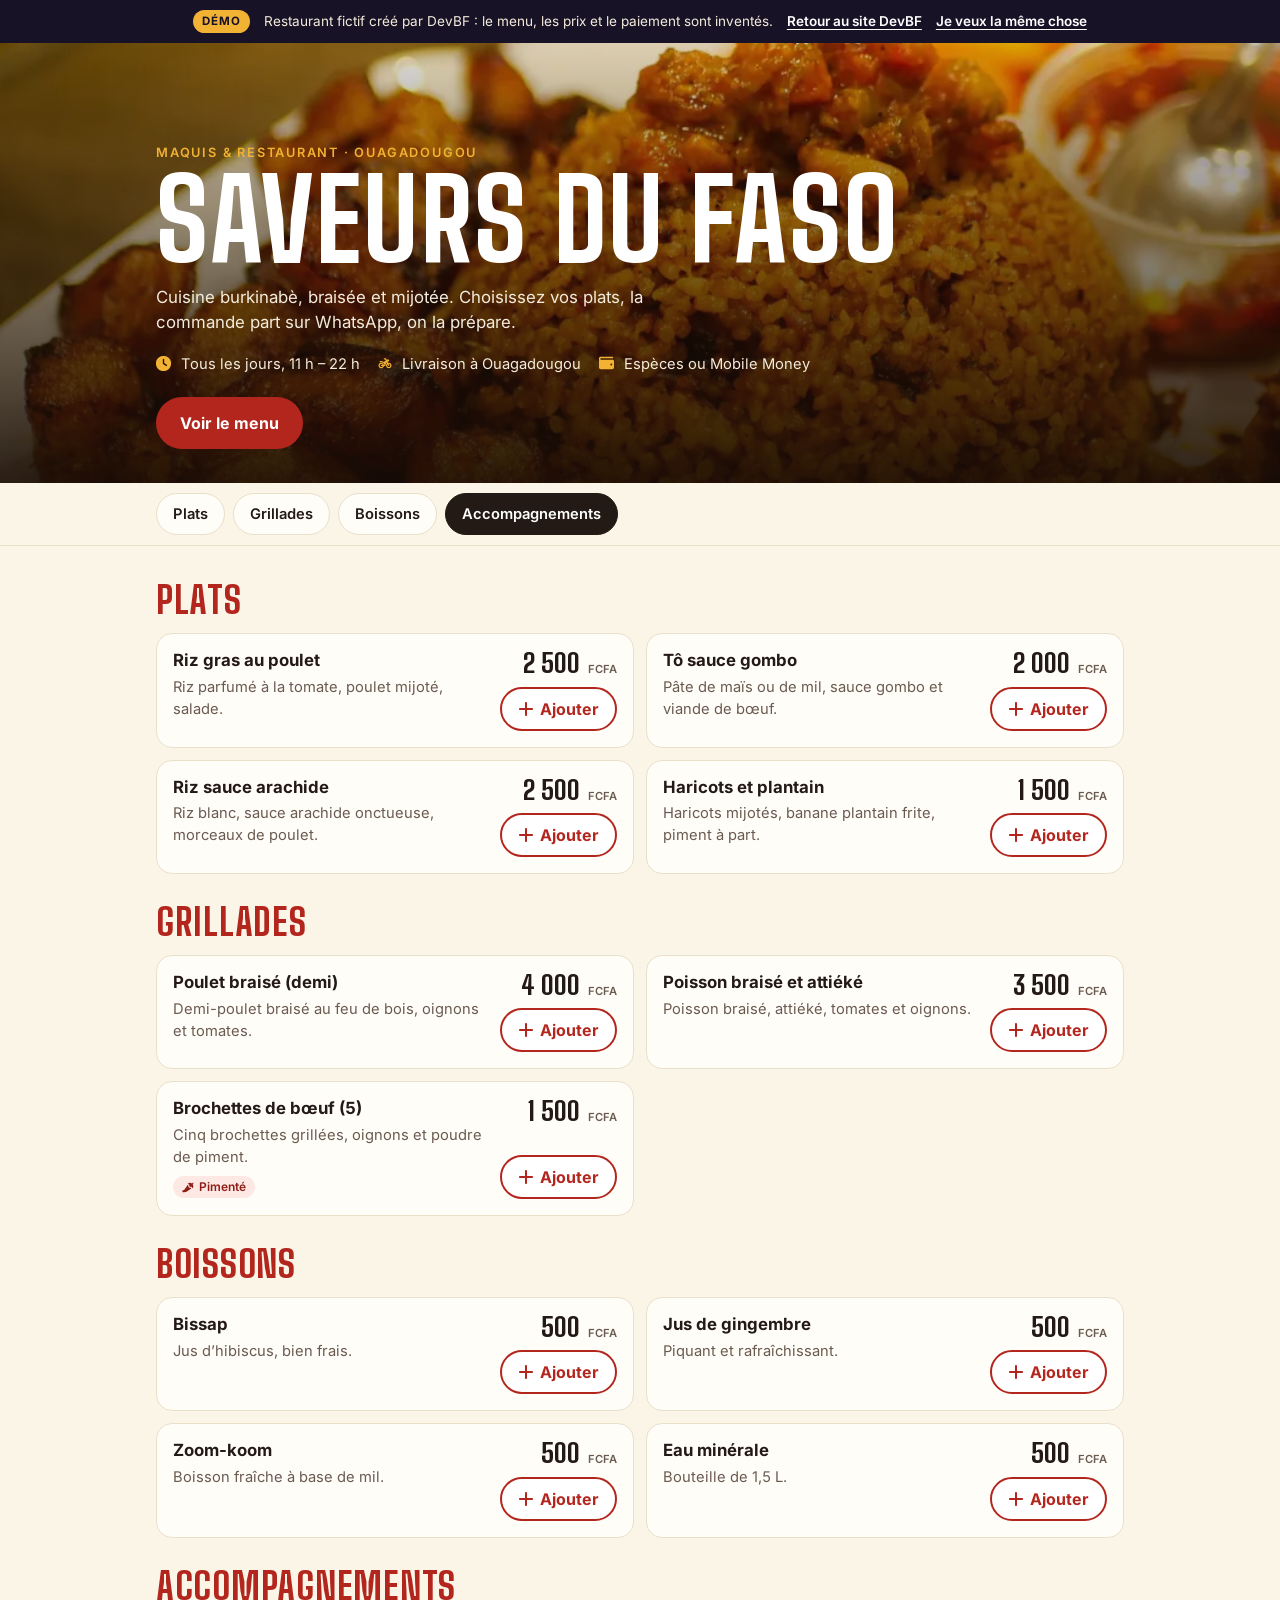
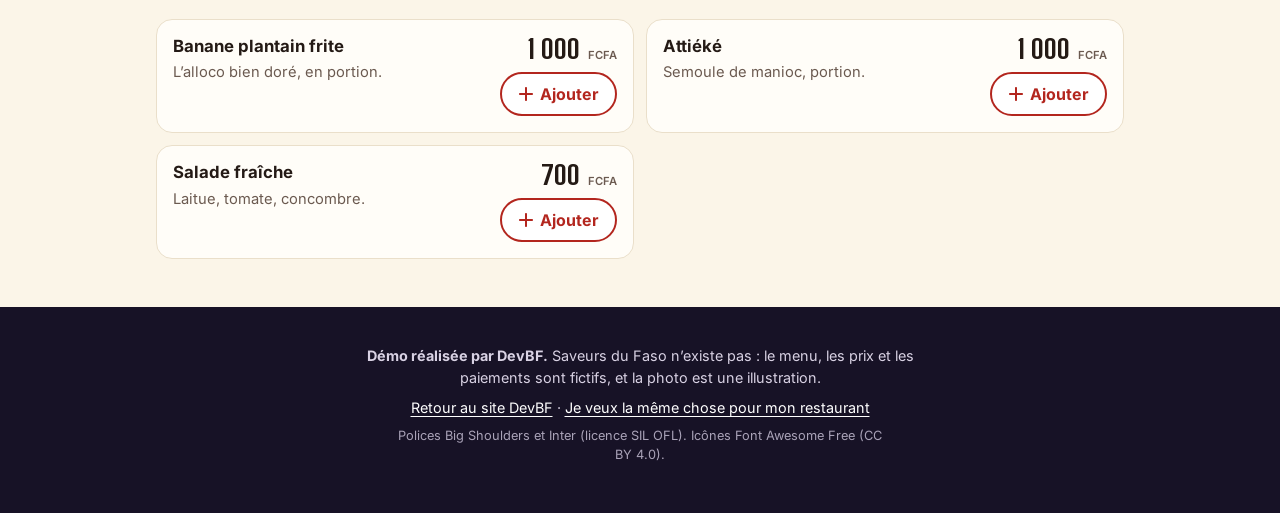
<file: demo/restaurant/index.html>
<!DOCTYPE html>
<html lang="fr">
<head>
    <meta charset="UTF-8">
    <meta name="viewport" content="width=device-width, initial-scale=1.0">
    <title>Démo : site de restaurant avec commande WhatsApp | DevBF</title>
    <meta name="description" content="Démonstration d’un site de restaurant fictif : menu, commande envoyée sur WhatsApp et paiement Mobile Money simulé. Réalisé par DevBF.">
    <meta name="author" content="DevBF">
    <!-- Page de démonstration : volontairement absente de Google (aussi réglé dans _headers). -->
    <meta name="robots" content="noindex, nofollow">
    <meta name="theme-color" content="#b3261e">

    <link rel="icon" href="data:image/svg+xml,%3Csvg xmlns='http://www.w3.org/2000/svg' viewBox='0 0 100 100'%3E%3Crect width='100' height='100' rx='22' fill='%23b3261e'/%3E%3Cpath d='M50 18 L72 50 L50 82 L28 50Z' fill='%23f2b233'/%3E%3Cpath d='M50 36 L61 50 L50 64 L39 50Z' fill='%23b3261e'/%3E%3C/svg%3E" type="image/svg+xml">

    <link rel="preload" href="../../assets/fonts/inter-latin-400.woff2" as="font" type="font/woff2" crossorigin>
    <link rel="preload" href="../../assets/fonts/inter-latin-600.woff2" as="font" type="font/woff2" crossorigin>
    <link rel="preload" href="fonts/big-shoulders-700.woff2" as="font" type="font/woff2" crossorigin>
    <link rel="stylesheet" href="../../css/icons.css">
    <link rel="stylesheet" href="demo.css">
</head>
<body>
    <a href="#menu" class="skip-link">Aller au menu</a>

    <div class="demo-bar" role="note">
        <span class="demo-tag">Démo</span>
        <p>Restaurant fictif créé par DevBF : le menu, les prix et le paiement sont inventés.</p>
        <a href="../../index.html#portfolio">Retour au site DevBF</a>
        <a href="https://wa.me/22675598412?text=Bonjour%2C%20j%27ai%20test%C3%A9%20la%20d%C3%A9mo%20du%20site%20restaurant%20sur%20devbf.com.%20Je%20voudrais%20la%20m%C3%AAme%20chose%20pour%20mon%20restaurant.%0ANom%20de%20mon%20restaurant%20%3A%20" target="_blank" rel="noopener noreferrer" data-source="demo-bar">Je veux la même chose</a>
    </div>

    <noscript>
        <p class="noscript">Cette démo a besoin de JavaScript pour fonctionner. Activez-le dans votre navigateur, ou revenez sur le site DevBF.</p>
    </noscript>

    <header class="hero">
        <img class="hero-img" src="../../assets/images/concept-restaurant.webp" alt="" width="1050" height="1400" decoding="async" fetchpriority="high">
        <div class="hero-shade"></div>
        <div class="hero-inner">
            <p class="hero-kicker">Maquis &amp; restaurant · Ouagadougou</p>
            <h1>Saveurs du Faso</h1>
            <p class="hero-sub">Cuisine burkinabè, braisée et mijotée. Choisissez vos plats, la commande part sur WhatsApp, on la prépare.</p>
            <ul class="hero-facts">
                <li><i class="fas fa-clock" aria-hidden="true"></i> Tous les jours, 11 h – 22 h</li>
                <li><i class="fas fa-motorcycle" aria-hidden="true"></i> Livraison à Ouagadougou</li>
                <li><i class="fas fa-wallet" aria-hidden="true"></i> Espèces ou Mobile Money</li>
            </ul>
            <a class="btn btn-primary" href="#menu">Voir le menu</a>
        </div>
    </header>

    <nav class="tabs" aria-label="Catégories du menu">
        <div class="tabs-inner">
            <a class="tab" href="#cat-plats" aria-current="true">Plats</a>
            <a class="tab" href="#cat-grillades">Grillades</a>
            <a class="tab" href="#cat-boissons">Boissons</a>
            <a class="tab" href="#cat-accompagnements">Accompagnements</a>
        </div>
    </nav>

    <main id="menu" class="menu">
        <section class="cat" id="cat-plats" aria-labelledby="h-plats">
            <h2 id="h-plats">Plats</h2>
            <ul class="items">
                <li class="item" data-id="riz-gras" data-name="Riz gras au poulet" data-price="2500">
                    <div class="item-text">
                        <h3>Riz gras au poulet</h3>
                        <p>Riz parfumé à la tomate, poulet mijoté, salade.</p>
                    </div>
                    <div class="item-buy">
                        <span class="price">2&nbsp;500 <small>FCFA</small></span>
                        <div class="controls"></div>
                    </div>
                </li>
                <li class="item" data-id="to-gombo" data-name="Tô sauce gombo" data-price="2000">
                    <div class="item-text">
                        <h3>Tô sauce gombo</h3>
                        <p>Pâte de maïs ou de mil, sauce gombo et viande de bœuf.</p>
                    </div>
                    <div class="item-buy">
                        <span class="price">2&nbsp;000 <small>FCFA</small></span>
                        <div class="controls"></div>
                    </div>
                </li>
                <li class="item" data-id="riz-arachide" data-name="Riz sauce arachide" data-price="2500">
                    <div class="item-text">
                        <h3>Riz sauce arachide</h3>
                        <p>Riz blanc, sauce arachide onctueuse, morceaux de poulet.</p>
                    </div>
                    <div class="item-buy">
                        <span class="price">2&nbsp;500 <small>FCFA</small></span>
                        <div class="controls"></div>
                    </div>
                </li>
                <li class="item" data-id="haricots" data-name="Haricots et plantain" data-price="1500">
                    <div class="item-text">
                        <h3>Haricots et plantain</h3>
                        <p>Haricots mijotés, banane plantain frite, piment à part.</p>
                    </div>
                    <div class="item-buy">
                        <span class="price">1&nbsp;500 <small>FCFA</small></span>
                        <div class="controls"></div>
                    </div>
                </li>
            </ul>
        </section>

        <section class="cat" id="cat-grillades" aria-labelledby="h-grillades">
            <h2 id="h-grillades">Grillades</h2>
            <ul class="items">
                <li class="item" data-id="poulet-braise" data-name="Poulet braisé (demi)" data-price="4000">
                    <div class="item-text">
                        <h3>Poulet braisé (demi)</h3>
                        <p>Demi-poulet braisé au feu de bois, oignons et tomates.</p>
                    </div>
                    <div class="item-buy">
                        <span class="price">4&nbsp;000 <small>FCFA</small></span>
                        <div class="controls"></div>
                    </div>
                </li>
                <li class="item" data-id="poisson-braise" data-name="Poisson braisé et attiéké" data-price="3500">
                    <div class="item-text">
                        <h3>Poisson braisé et attiéké</h3>
                        <p>Poisson braisé, attiéké, tomates et oignons.</p>
                    </div>
                    <div class="item-buy">
                        <span class="price">3&nbsp;500 <small>FCFA</small></span>
                        <div class="controls"></div>
                    </div>
                </li>
                <li class="item" data-id="brochettes" data-name="Brochettes de bœuf (5)" data-price="1500">
                    <div class="item-text">
                        <h3>Brochettes de bœuf (5)</h3>
                        <p>Cinq brochettes grillées, oignons et poudre de piment.</p>
                        <span class="tag"><i class="fas fa-pepper-hot" aria-hidden="true"></i> Pimenté</span>
                    </div>
                    <div class="item-buy">
                        <span class="price">1&nbsp;500 <small>FCFA</small></span>
                        <div class="controls"></div>
                    </div>
                </li>
            </ul>
        </section>

        <section class="cat" id="cat-boissons" aria-labelledby="h-boissons">
            <h2 id="h-boissons">Boissons</h2>
            <ul class="items">
                <li class="item" data-id="bissap" data-name="Bissap" data-price="500">
                    <div class="item-text">
                        <h3>Bissap</h3>
                        <p>Jus d’hibiscus, bien frais.</p>
                    </div>
                    <div class="item-buy">
                        <span class="price">500 <small>FCFA</small></span>
                        <div class="controls"></div>
                    </div>
                </li>
                <li class="item" data-id="gingembre" data-name="Jus de gingembre" data-price="500">
                    <div class="item-text">
                        <h3>Jus de gingembre</h3>
                        <p>Piquant et rafraîchissant.</p>
                    </div>
                    <div class="item-buy">
                        <span class="price">500 <small>FCFA</small></span>
                        <div class="controls"></div>
                    </div>
                </li>
                <li class="item" data-id="zoom-koom" data-name="Zoom-koom" data-price="500">
                    <div class="item-text">
                        <h3>Zoom-koom</h3>
                        <p>Boisson fraîche à base de mil.</p>
                    </div>
                    <div class="item-buy">
                        <span class="price">500 <small>FCFA</small></span>
                        <div class="controls"></div>
                    </div>
                </li>
                <li class="item" data-id="eau" data-name="Eau minérale" data-price="500">
                    <div class="item-text">
                        <h3>Eau minérale</h3>
                        <p>Bouteille de 1,5 L.</p>
                    </div>
                    <div class="item-buy">
                        <span class="price">500 <small>FCFA</small></span>
                        <div class="controls"></div>
                    </div>
                </li>
            </ul>
        </section>

        <section class="cat" id="cat-accompagnements" aria-labelledby="h-accompagnements">
            <h2 id="h-accompagnements">Accompagnements</h2>
            <ul class="items">
                <li class="item" data-id="alloco" data-name="Banane plantain frite" data-price="1000">
                    <div class="item-text">
                        <h3>Banane plantain frite</h3>
                        <p>L’alloco bien doré, en portion.</p>
                    </div>
                    <div class="item-buy">
                        <span class="price">1&nbsp;000 <small>FCFA</small></span>
                        <div class="controls"></div>
                    </div>
                </li>
                <li class="item" data-id="attieke" data-name="Attiéké" data-price="1000">
                    <div class="item-text">
                        <h3>Attiéké</h3>
                        <p>Semoule de manioc, portion.</p>
                    </div>
                    <div class="item-buy">
                        <span class="price">1&nbsp;000 <small>FCFA</small></span>
                        <div class="controls"></div>
                    </div>
                </li>
                <li class="item" data-id="salade" data-name="Salade fraîche" data-price="700">
                    <div class="item-text">
                        <h3>Salade fraîche</h3>
                        <p>Laitue, tomate, concombre.</p>
                    </div>
                    <div class="item-buy">
                        <span class="price">700 <small>FCFA</small></span>
                        <div class="controls"></div>
                    </div>
                </li>
            </ul>
        </section>
    </main>

    <footer class="site-footer">
        <p><strong>Démo réalisée par DevBF.</strong> Saveurs du Faso n’existe pas : le menu, les prix et les paiements sont fictifs, et la photo est une illustration.</p>
        <p>
            <a href="../../index.html">Retour au site DevBF</a> ·
            <a href="https://wa.me/22675598412?text=Bonjour%2C%20j%27ai%20test%C3%A9%20la%20d%C3%A9mo%20du%20site%20restaurant%20sur%20devbf.com.%20Je%20voudrais%20la%20m%C3%AAme%20chose%20pour%20mon%20restaurant.%0ANom%20de%20mon%20restaurant%20%3A%20" target="_blank" rel="noopener noreferrer" data-source="demo-footer">Je veux la même chose pour mon restaurant</a>
        </p>
        <p class="credits">Polices Big Shoulders et Inter (licence SIL OFL). Icônes Font Awesome Free (CC BY 4.0).</p>
    </footer>

    <!-- Barre de commande -->
    <button type="button" class="cart-bar" id="cartBar" aria-haspopup="dialog" hidden>
        <span class="cart-bar-label"><span class="cart-count" id="barCount" aria-hidden="true">0</span> Voir ma commande</span>
        <span class="cart-total" id="barTotal" aria-hidden="true"></span>
    </button>

    <!-- Annonce discrète pour les lecteurs d'écran -->
    <div class="sr-only" id="live" role="status" aria-live="polite"></div>

    <div class="sheet-backdrop" id="sheetBackdrop" hidden></div>

    <section class="sheet" id="sheet" role="dialog" aria-modal="true" aria-labelledby="sheetTitle" hidden>
        <div class="sheet-head">
            <h2 id="sheetTitle">Ma commande</h2>
            <button type="button" class="icon-btn" id="sheetClose" aria-label="Fermer">
                <i class="fas fa-xmark" aria-hidden="true"></i>
            </button>
        </div>

        <div class="sheet-body" id="sheetBody">

            <!-- Étape 1 : la commande -->
            <form id="stepOrder" novalidate>
                <ul class="cart-lines" id="cartLines"></ul>
                <p class="muted" id="cartEmpty" hidden>Votre commande est vide. Fermez cette fenêtre pour choisir vos plats.</p>

                <fieldset class="field">
                    <legend>Comment voulez-vous être servi ?</legend>
                    <div class="chips">
                        <label class="chip"><input type="radio" name="mode" value="Sur place" checked><span><i class="fas fa-store" aria-hidden="true"></i> Sur place</span></label>
                        <label class="chip"><input type="radio" name="mode" value="À emporter"><span><i class="fas fa-bag-shopping" aria-hidden="true"></i> À emporter</span></label>
                        <label class="chip"><input type="radio" name="mode" value="Livraison"><span><i class="fas fa-motorcycle" aria-hidden="true"></i> Livraison</span></label>
                    </div>
                </fieldset>

                <div class="field">
                    <label for="fName">Votre nom</label>
                    <input type="text" id="fName" name="name" autocomplete="name" placeholder="Ex. : Awa">
                </div>

                <div class="field">
                    <label for="fPhone">Téléphone ou WhatsApp</label>
                    <input type="tel" id="fPhone" name="phone" inputmode="tel" autocomplete="tel" placeholder="Ex. : 70 12 34 56">
                </div>

                <div class="field" id="addressField" hidden>
                    <label for="fAddress">Quartier et repère</label>
                    <input type="text" id="fAddress" name="address" autocomplete="street-address" placeholder="Ex. : Ouaga 2000, près de la pharmacie">
                    <p class="hint">Livraison : 500&nbsp;FCFA dans cet exemple.</p>
                </div>

                <div class="field">
                    <label for="fNote">Remarque (facultatif)</label>
                    <input type="text" id="fNote" name="note" placeholder="Ex. : sans piment">
                </div>

                <fieldset class="field">
                    <legend>Paiement</legend>
                    <div class="chips">
                        <label class="chip"><input type="radio" name="pay" value="cash" checked><span><i class="fas fa-money-bill-wave" aria-hidden="true"></i> À la remise</span></label>
                        <label class="chip"><input type="radio" name="pay" value="momo"><span><i class="fas fa-mobile-alt" aria-hidden="true"></i> Mobile Money (simulation)</span></label>
                    </div>
                </fieldset>

                <div class="totals" aria-live="polite">
                    <div><span>Sous-total</span><span id="tSub"></span></div>
                    <div id="tFeeRow" hidden><span>Livraison</span><span id="tFee"></span></div>
                    <div class="grand"><span>Total</span><span id="tTotal"></span></div>
                </div>

                <p class="form-error" id="orderError" role="alert" hidden></p>
                <button type="submit" class="btn btn-primary btn-block" id="orderSubmit">Préparer mon message WhatsApp</button>
            </form>

            <!-- Étape 2 : paiement Mobile Money SIMULÉ -->
            <div id="stepPay" hidden>
                <p class="demo-note"><i class="fas fa-circle-info" aria-hidden="true"></i> <span><strong>Simulation.</strong> Aucun argent n’est prélevé et aucun numéro n’est enregistré. Sur un vrai site, cette étape passe par un prestataire de paiement, selon vos accès.</span></p>

                <p class="pay-amount">À payer : <strong id="payAmount"></strong></p>

                <fieldset class="field">
                    <legend>Opérateur</legend>
                    <div class="chips">
                        <label class="chip"><input type="radio" name="operator" value="Orange Money" checked><span>Orange Money</span></label>
                        <label class="chip"><input type="radio" name="operator" value="Moov Money"><span>Moov Money</span></label>
                    </div>
                </fieldset>

                <div class="field">
                    <label for="fMomo">Numéro Mobile Money</label>
                    <input type="tel" id="fMomo" inputmode="tel" autocomplete="tel" placeholder="Ex. : 70 12 34 56">
                </div>

                <p class="form-error" id="payError" role="alert" hidden></p>
                <p class="pay-wait" id="payWait" role="status" hidden><i class="fas fa-spinner fa-spin" aria-hidden="true"></i> Confirmation en cours sur votre téléphone…</p>

                <button type="button" class="btn btn-primary btn-block" id="payConfirm">Payer (simulation)</button>
                <button type="button" class="btn-link" id="payBack"><i class="fas fa-arrow-left" aria-hidden="true"></i> Modifier ma commande</button>
            </div>

            <!-- Étape 3 : message WhatsApp prêt -->
            <div id="stepDone" tabindex="-1" hidden>
                <p class="done-icon" aria-hidden="true"><i class="fas fa-circle-check"></i></p>
                <p class="done-lead" id="doneLead"></p>

                <div class="chat" aria-label="Aperçu du message WhatsApp"><pre id="waPreview"></pre></div>

                <a class="btn btn-whatsapp btn-block" id="waSend" href="https://wa.me/22675598412" target="_blank" rel="noopener noreferrer" data-source="demo-order">
                    <i class="fab fa-whatsapp" aria-hidden="true"></i> Envoyer ce message de test
                </a>
                <p class="demo-note"><i class="fas fa-circle-info" aria-hidden="true"></i> <span>Démo : ce message part vers le WhatsApp de DevBF, pas vers un vrai restaurant. Sur votre site, il arrive directement sur le numéro de votre restaurant.</span></p>

                <a class="btn btn-secondary btn-block" href="https://wa.me/22675598412?text=Bonjour%2C%20j%27ai%20test%C3%A9%20la%20d%C3%A9mo%20du%20site%20restaurant%20sur%20devbf.com.%20Je%20voudrais%20la%20m%C3%AAme%20chose%20pour%20mon%20restaurant.%0ANom%20de%20mon%20restaurant%20%3A%20" target="_blank" rel="noopener noreferrer" data-source="demo-want">Je veux la même chose pour mon restaurant</a>
                <button type="button" class="btn-link" id="newOrder">Faire une nouvelle commande</button>
            </div>
        </div>
    </section>

    <script src="demo.js" defer></script>
</body>
</html>
</file>
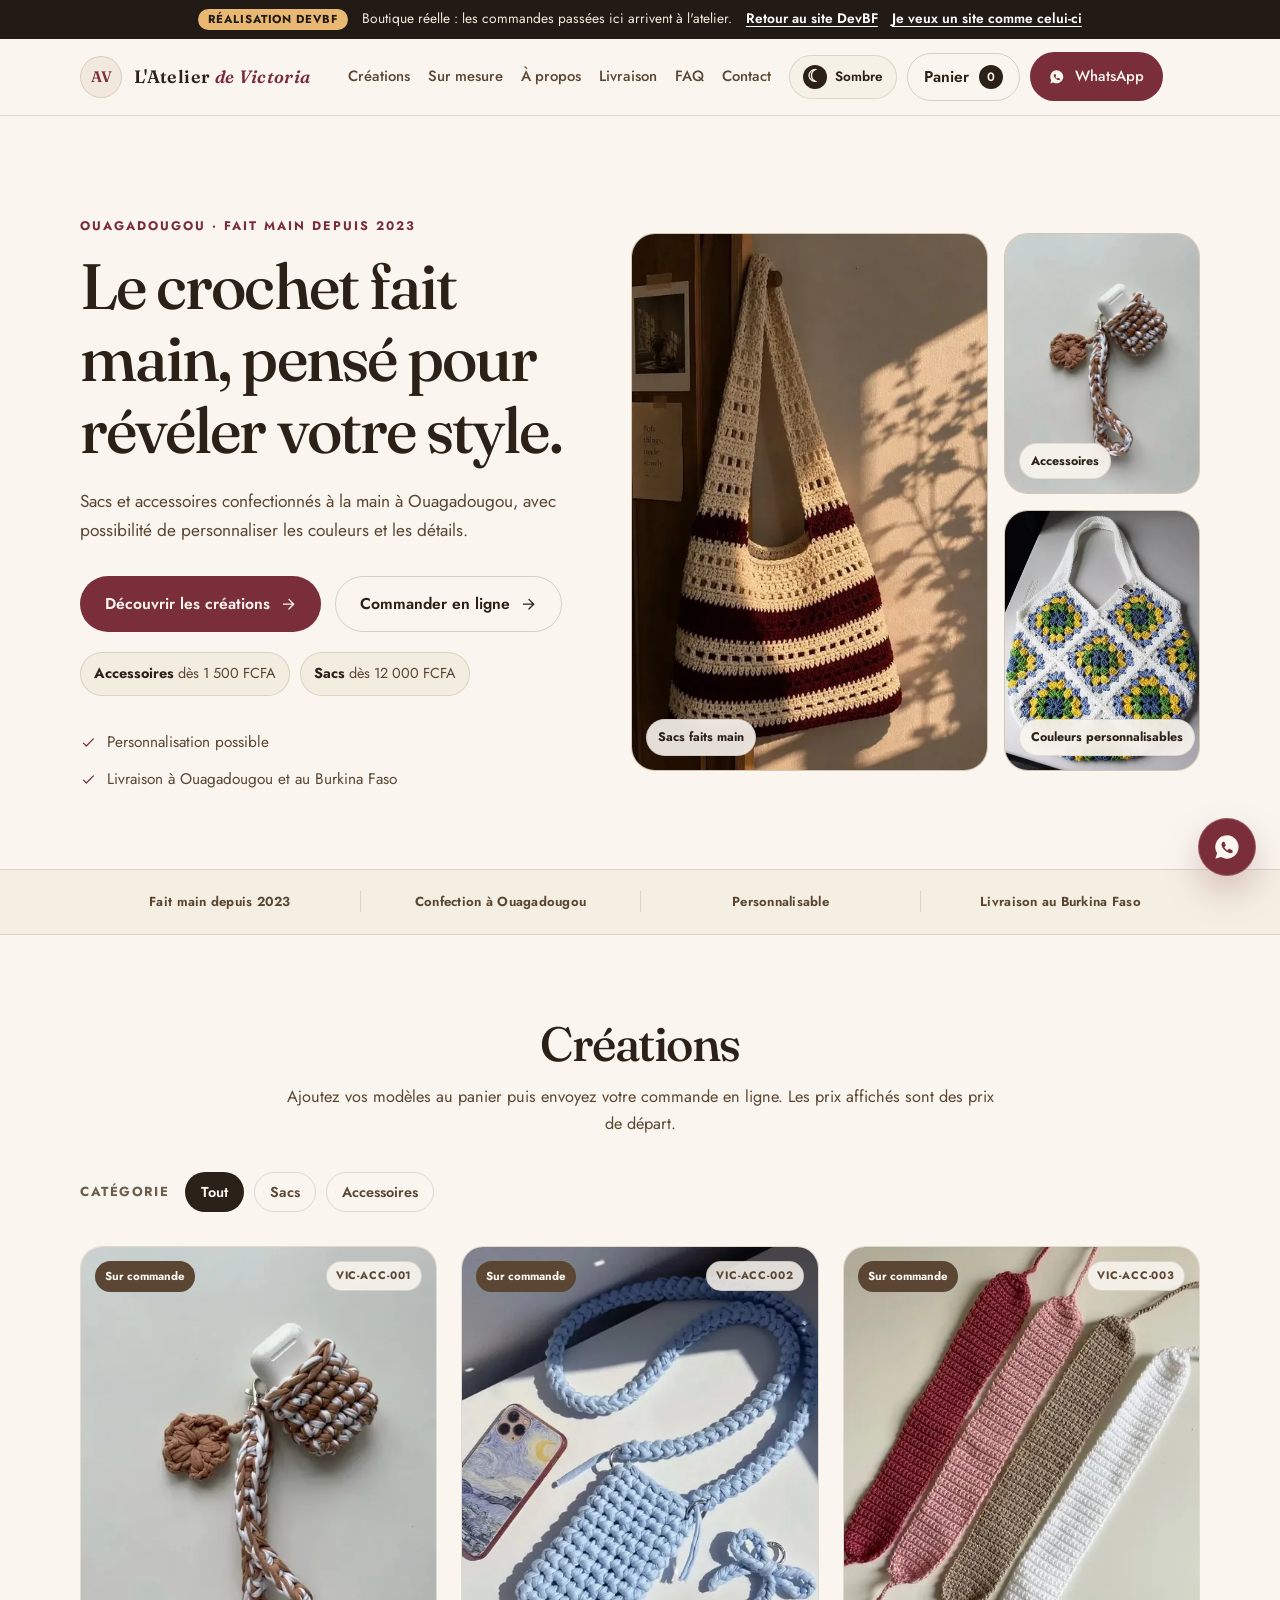
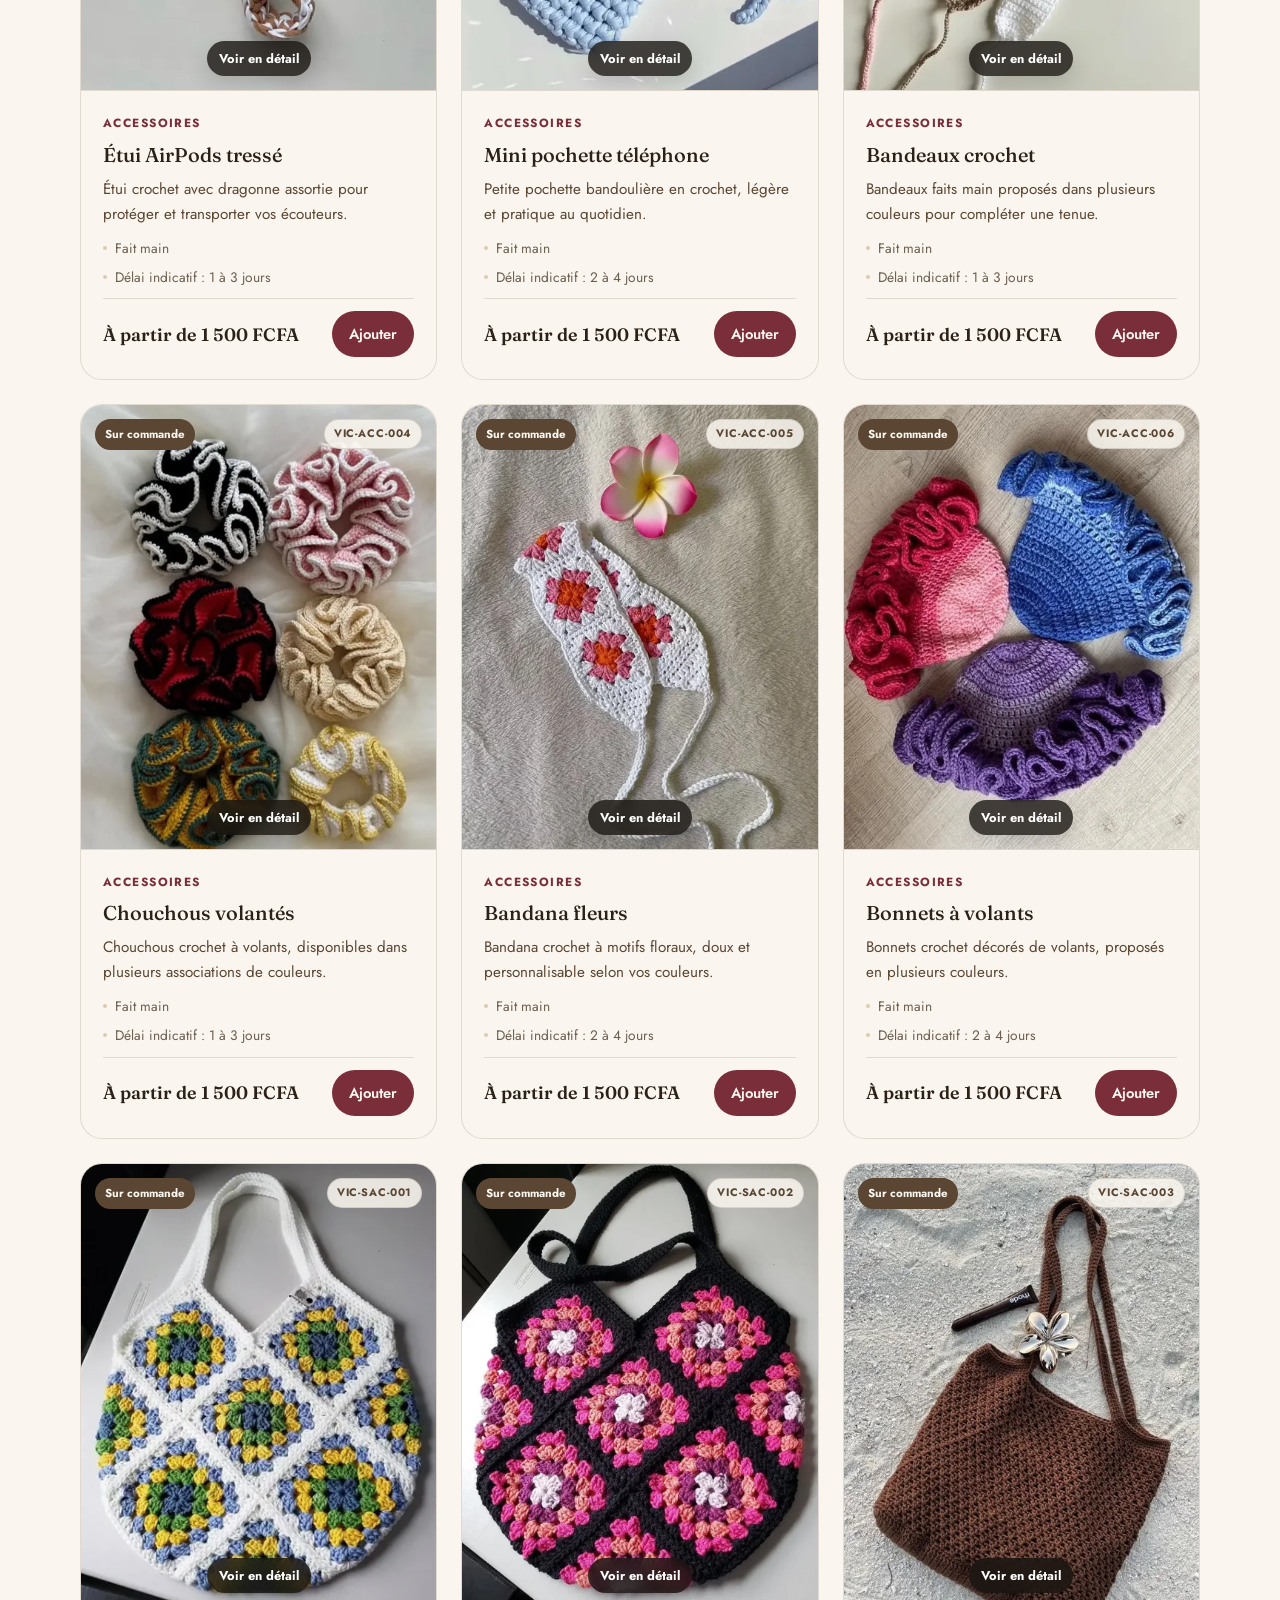
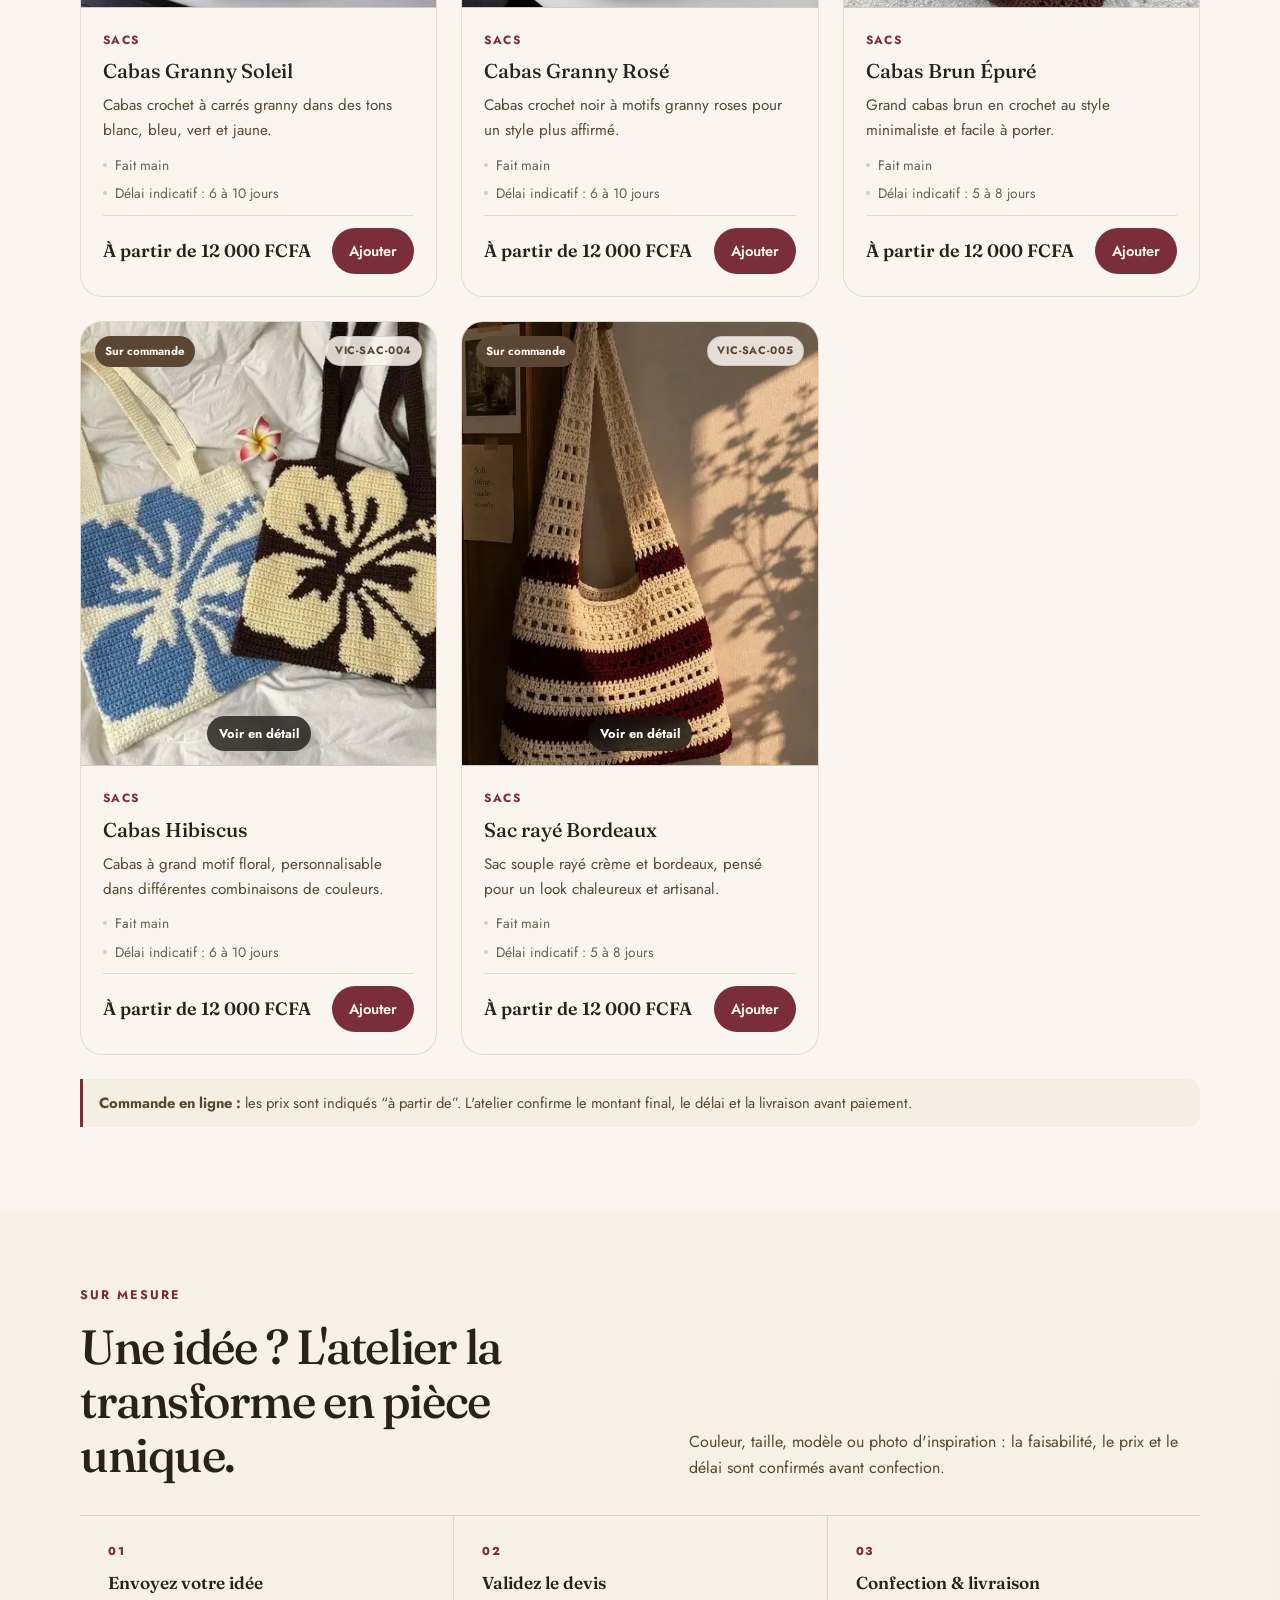
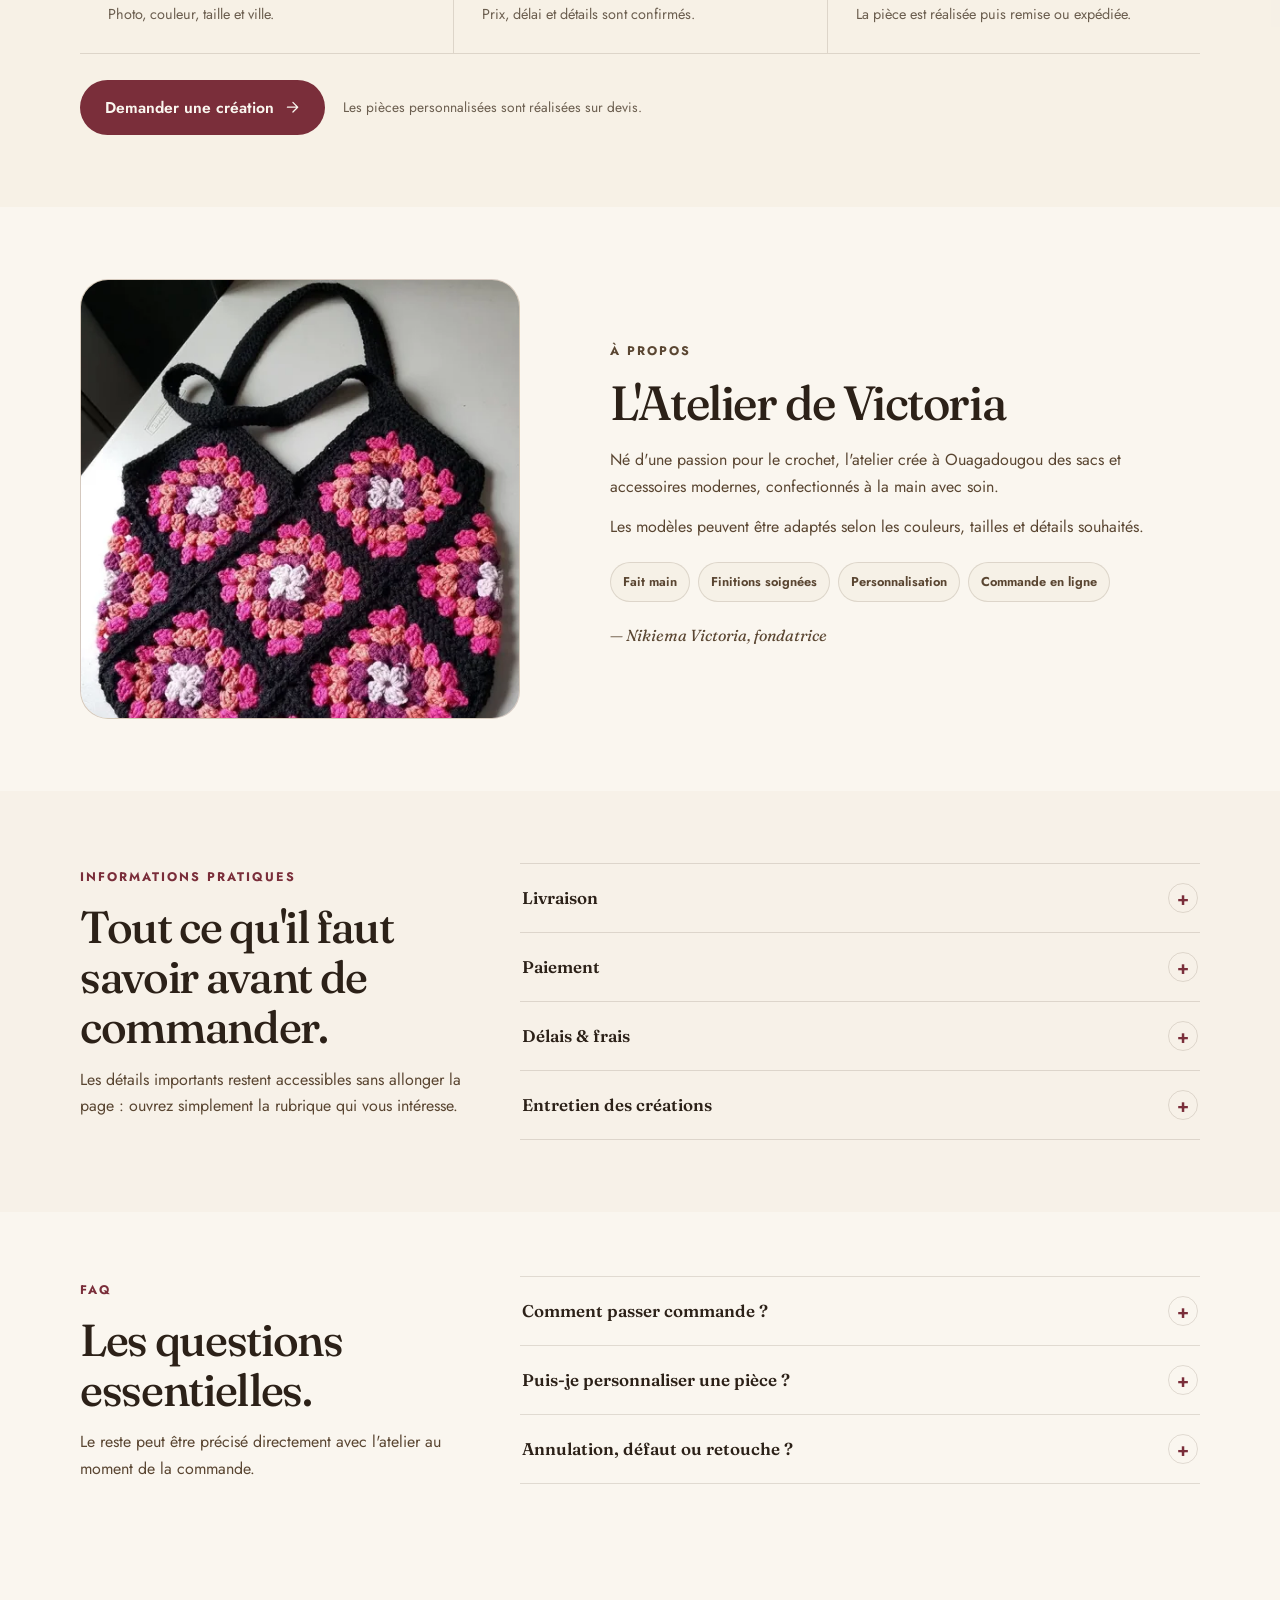
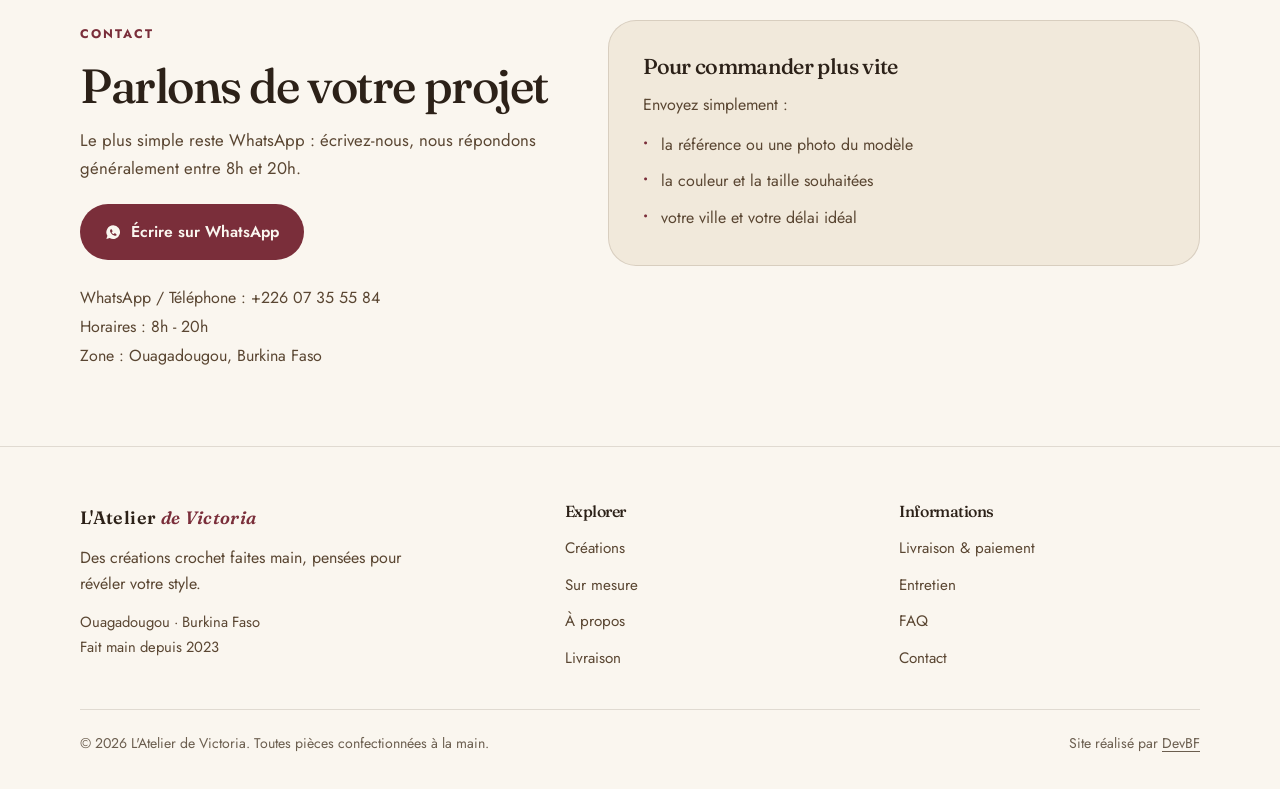
<file: realisations/atelier-victoria/index.html>
<!DOCTYPE html>
<html lang="fr" class="no-js">
<head>
    <meta charset="UTF-8">
    <script src="js/theme-init.js"></script>
    <meta name="viewport" content="width=device-width, initial-scale=1.0">
    <title>L'Atelier de Victoria | Créations crochet faites main à Ouagadougou</title>
    <meta name="description" content="L'Atelier de Victoria : sacs et accessoires en crochet faits main à Ouagadougou. Accessoires dès 1 500 FCFA, sacs dès 12 000 FCFA. Commande en ligne.">
    <meta name="author" content="L'Atelier de Victoria">
    <meta name="robots" content="index, follow, max-image-preview:large">
    <meta name="theme-color" id="themeColorMeta" content="#FAF6EF">
    <link rel="canonical" href="https://devbf.com/realisations/atelier-victoria/">
    <link rel="icon" href="favicon.svg" type="image/svg+xml">
    <link rel="apple-touch-icon" href="assets/images/apple-touch-icon.png">

    <!-- Open Graph / aperçu lors du partage (WhatsApp, Facebook) : adresses absolues obligatoires -->
    <meta property="og:type" content="website">
    <meta property="og:site_name" content="L'Atelier de Victoria">
    <meta property="og:title" content="L'Atelier de Victoria | Créations crochet faites main">
    <meta property="og:description" content="Sacs et accessoires en crochet faits main à Ouagadougou. Accessoires dès 1 500 FCFA, sacs dès 12 000 FCFA et commande en ligne.">
    <meta property="og:url" content="https://devbf.com/realisations/atelier-victoria/">
    <meta property="og:image" content="https://devbf.com/realisations/atelier-victoria/assets/images/og-victoria.jpg">
    <meta property="og:image:width" content="1200">
    <meta property="og:image:height" content="630">
    <meta property="og:image:alt" content="Sac en crochet rayé crème et bordeaux, étui AirPods et cabas granny : créations de L'Atelier de Victoria">
    <meta property="og:locale" content="fr_BF">
    <meta name="twitter:card" content="summary_large_image">

    <script type="application/ld+json">
    {
        "@context": "https://schema.org",
        "@type": "Store",
        "@id": "https://devbf.com/realisations/atelier-victoria/#boutique",
        "name": "L'Atelier de Victoria",
        "description": "Sacs et accessoires en crochet faits main à Ouagadougou, personnalisables sur devis, avec commande en ligne par WhatsApp.",
        "url": "https://devbf.com/realisations/atelier-victoria/",
        "image": "https://devbf.com/realisations/atelier-victoria/assets/images/og-victoria.jpg",
        "telephone": "+22607355584",
        "founder": { "@type": "Person", "name": "Nikiema Victoria" },
        "foundingDate": "2023",
        "address": { "@type": "PostalAddress", "addressLocality": "Ouagadougou", "addressCountry": "BF" },
        "areaServed": { "@type": "Country", "name": "Burkina Faso" },
        "priceRange": "À partir de 1 500 FCFA",
        "currenciesAccepted": "XOF",
        "paymentAccepted": "Orange Money, espèces, virement"
    }
    </script>

    <!-- Fonts -->
    <link rel="preconnect" href="https://fonts.googleapis.com">
    <link rel="preconnect" href="https://fonts.gstatic.com" crossorigin>
    <link href="https://fonts.googleapis.com/css2?family=Fraunces:ital,opsz,wght@0,9..144,400;0,9..144,500;0,9..144,600;1,9..144,400;1,9..144,500&family=Jost:wght@300;400;500;600;700&display=swap" rel="stylesheet">

    <link rel="stylesheet" href="css/style-v6.css">
    <!-- Build: dark-details-v3 -->
</head>
<body>

    <!-- SVG Sprite -->
    <svg xmlns="http://www.w3.org/2000/svg" class="svg-sprite" aria-hidden="true" focusable="false">
        <symbol id="icon-whatsapp" viewBox="0 0 24 24">
            <path fill="currentColor" d="M12 2a10 10 0 0 0-8.5 15.3L2 22l4.8-1.4A10 10 0 1 0 12 2Zm5.2 14c-.2.6-1.1 1.1-1.6 1.2-.4.1-.9.1-1.5-.1-.4-.1-.9-.3-1.5-.6-2.5-1.1-4.2-3.7-4.3-3.9-.1-.2-1-1.4-1-2.6s.6-1.8.9-2.1c.2-.2.5-.3.7-.3h.5c.2 0 .4-.1.6.5.2.6.8 1.9.9 2.1.1.2.1.4 0 .6-.1.2-.2.4-.4.6l-.6.7c-.2.2-.1.4.1.6.5.8 1.2 1.5 2 2 .3.2.5.1.7-.1l.7-.8c.2-.2.4-.3.6-.2.6.3 1.9.8 2.2 1 .3.2.5.3.5.5.1.2.1.7-.1 1.2Z" />
        </symbol>
        <symbol id="icon-arrow" viewBox="0 0 24 24">
            <path fill="none" stroke="currentColor" stroke-width="1.8" stroke-linecap="round" stroke-linejoin="round" d="M5 12h14M13 5l7 7-7 7" />
        </symbol>
        <symbol id="icon-menu" viewBox="0 0 24 24">
            <path fill="none" stroke="currentColor" stroke-width="1.8" stroke-linecap="round" d="M4 7h16M4 12h16M4 17h16" />
        </symbol>
        <symbol id="icon-close" viewBox="0 0 24 24">
            <path fill="none" stroke="currentColor" stroke-width="1.8" stroke-linecap="round" d="M6 6l12 12M18 6L6 18" />
        </symbol>
        <symbol id="icon-check" viewBox="0 0 24 24">
            <path fill="none" stroke="currentColor" stroke-width="1.8" stroke-linecap="round" stroke-linejoin="round" d="M5 13l4 4L19 7" />
        </symbol>
    </svg>

    <a href="#contenu" class="skip-link">Aller au contenu principal</a>

    <!-- DEVBF-BAR:START
         Bandeau de présentation, affiché seulement sur la vitrine hébergée par DevBF.
         Pour publier ce site sur son propre domaine : supprimer ce bloc (jusqu'à DEVBF-BAR:END), la section 29 de
         css/style-v6.css et '.devbf-bar' dans la liste pageRegions de js/main-v6.js (facultatif), puis remplacer
         les adresses https://devbf.com/realisations/atelier-victoria/ (canonical, og:url, og:image, JSON-LD) par la nouvelle adresse. -->
    <div class="devbf-bar" role="note">
        <span class="devbf-bar-tag">Réalisation DevBF</span>
        <p>Boutique réelle : les commandes passées ici arrivent à l'atelier.</p>
        <a href="../../index.html#portfolio">Retour au site DevBF</a>
        <a href="https://wa.me/22675598412?text=Bonjour%2C%20j%27ai%20vu%20le%20site%20de%20L%27Atelier%20de%20Victoria%20sur%20devbf.com.%20Je%20voudrais%20un%20site%20comme%20celui-ci%20pour%20mon%20activit%C3%A9.%0AMon%20activit%C3%A9%20%3A%20" target="_blank" rel="noopener noreferrer" data-source="atelier-bar">Je veux un site comme celui-ci</a>
    </div>
    <!-- DEVBF-BAR:END -->

    <header class="site-header">
        <div class="container header-inner">
            <a href="#accueil" class="brand" aria-label="L'Atelier de Victoria, retour à l'accueil">
                <span class="brand-logo-slot" aria-hidden="true">
                    <!-- Logo : quand le fichier existe, ajoutez ici (avant le monogramme) :
                         <img src="assets/images/logo.png" alt="" class="brand-logo-image" width="42" height="42"> -->
                    <span class="brand-logo-fallback">AV</span>
                </span>
                <span class="brand-name">L'Atelier <em>de Victoria</em></span>
            </a>

            <nav id="primaryNav" class="primary-nav" aria-label="Navigation principale">
                <ul>
                    <li><a href="#creations">Créations</a></li>
                    <li><a href="#sur-mesure">Sur mesure</a></li>
                    <li><a href="#a-propos">À propos</a></li>
                    <li><a href="#livraison">Livraison</a></li>
                    <li><a href="#faq">FAQ</a></li>
                    <li><a href="#contact">Contact</a></li>
                </ul>

                <div class="nav-actions">
                    <button type="button" class="theme-toggle" data-theme-toggle aria-label="Activer le mode sombre" title="Changer le thème">
                        <span class="theme-toggle-icon" aria-hidden="true">☾</span>
                        <span class="theme-toggle-text">Sombre</span>
                    </button>
                    <button type="button" class="btn btn-outline nav-cart" data-cart-open>
                        Panier <span class="cart-count" data-cart-count>0</span>
                    </button>
                    <a
                        href="https://wa.me/22607355584"
                        class="btn btn-primary nav-whatsapp"
                        data-wa-generic
                    >
                        <svg class="icon icon-fill" aria-hidden="true"><use href="#icon-whatsapp"></use></svg>
                        WhatsApp
                    </a>
                </div>
            </nav>

            <div class="header-controls">
                <button type="button" class="theme-toggle mobile-theme-toggle" data-theme-toggle aria-label="Activer le mode sombre" title="Changer le thème">
                    <span class="theme-toggle-icon" aria-hidden="true">☾</span>
                    <span class="theme-toggle-text">Sombre</span>
                </button>

                <button
                class="menu-toggle"
                type="button"
                aria-expanded="false"
                aria-controls="primaryNav"
                aria-label="Ouvrir le menu"
            >
                <svg class="icon icon-stroke icon-menu" aria-hidden="true"><use href="#icon-menu"></use></svg>
                <svg class="icon icon-stroke icon-close" aria-hidden="true"><use href="#icon-close"></use></svg>
                </button>
            </div>
        </div>
    </header>

    <main id="contenu" tabindex="-1">

        <!-- Hero -->
        <section id="accueil" class="hero">
            <div class="container hero-grid">
                <div class="hero-copy reveal">
                    <p class="eyebrow">Ouagadougou · Fait main depuis 2023</p>

                    <h1>
                        Le crochet fait main,
                        pensé pour révéler votre style.
                    </h1>

                    <p class="lead">
                        Sacs et accessoires confectionnés à la main à Ouagadougou,
                        avec possibilité de personnaliser les couleurs et les détails.
                    </p>

                    <div class="btn-group">
                        <a href="#creations" class="btn btn-primary">
                            Découvrir les créations
                            <svg class="icon icon-stroke" aria-hidden="true"><use href="#icon-arrow"></use></svg>
                        </a>
                        <a href="#creations" class="btn btn-outline">
                            Commander en ligne
                            <svg class="icon icon-stroke" aria-hidden="true"><use href="#icon-arrow"></use></svg>
                        </a>
                    </div>

                    <div class="hero-price-strip" aria-label="Prix de départ">
                        <span><strong>Accessoires</strong> dès 1 500 FCFA</span>
                        <span><strong>Sacs</strong> dès 12 000 FCFA</span>
                    </div>
                    <ul class="hero-notes">
                        <li><svg class="icon icon-stroke" aria-hidden="true"><use href="#icon-check"></use></svg>Personnalisation possible</li>
                        <li><svg class="icon icon-stroke" aria-hidden="true"><use href="#icon-check"></use></svg>Livraison à Ouagadougou et au Burkina Faso</li>
                    </ul>
                </div>

                <div class="hero-visual hero-gallery reveal" aria-hidden="true">
                    <figure class="hero-photo hero-photo-main">
                        <img src="assets/images/products/sac-raye-bordeaux.webp" srcset="assets/images/products/sac-raye-bordeaux-480.webp 480w, assets/images/products/sac-raye-bordeaux.webp 736w" sizes="(max-width: 680px) 100vw, 360px" alt="" fetchpriority="high" decoding="async">
                        <figcaption>Sacs faits main</figcaption>
                    </figure>
                    <figure class="hero-photo hero-photo-secondary">
                        <img src="assets/images/products/accessoire-etui-airpods.webp" srcset="assets/images/products/accessoire-etui-airpods-480.webp 480w, assets/images/products/accessoire-etui-airpods-720.webp 720w, assets/images/products/accessoire-etui-airpods.webp 900w" sizes="200px" alt="" loading="lazy" decoding="async">
                        <figcaption>Accessoires</figcaption>
                    </figure>
                    <figure class="hero-photo hero-photo-tertiary">
                        <img src="assets/images/products/sac-granny-soleil.webp" srcset="assets/images/products/sac-granny-soleil-480.webp 480w, assets/images/products/sac-granny-soleil-720.webp 720w, assets/images/products/sac-granny-soleil.webp 1080w" sizes="200px" alt="" loading="lazy" decoding="async">
                        <figcaption>Couleurs personnalisables</figcaption>
                    </figure>
                </div>
            </div>
        </section>
        <!-- Compact brand promises -->
        <section class="brand-strip" aria-label="Les engagements de l'atelier">
            <div class="container brand-strip-inner reveal">
                <span>Fait main depuis 2023</span>
                <span>Confection à Ouagadougou</span>
                <span>Personnalisable</span>
                <span>Livraison au Burkina Faso</span>
            </div>
        </section>

        <!-- Catalog -->
        <section id="creations" class="section catalog">
            <div class="container">
                <div class="section-header reveal">
                    <h2>Créations</h2>
                    <p>Ajoutez vos modèles au panier puis envoyez votre commande en ligne. Les prix affichés sont des prix de départ.</p>
                </div>

                <div class="catalog-toolbar reveal">
                    <div class="filter-row" role="group" aria-label="Filtrer par catégorie">
                        <span class="filter-label">Catégorie</span>
                        <button type="button" class="filter-btn is-active" data-filter-category="all" aria-pressed="true">Tout</button>
                        <button type="button" class="filter-btn" data-filter-category="sacs" aria-pressed="false">Sacs</button>
                        <button type="button" class="filter-btn" data-filter-category="accessoires" aria-pressed="false">Accessoires</button>
                    </div>
                </div>

                <p class="mobile-swipe-hint" aria-hidden="true">Glissez pour voir plus de créations →</p>
                <div id="productGrid" class="catalog-grid reveal"></div>
                <noscript><p class="noscript-note">Le catalogue s'affiche avec JavaScript. Pour découvrir les créations, écrivez à l'atelier sur <a href="https://wa.me/22607355584">WhatsApp</a>.</p></noscript>

                <p id="catalogEmpty" class="catalog-empty" hidden>Aucune pièce ne correspond à ce filtre pour le moment.</p>
                <div class="catalog-order-note reveal">
                    <strong>Commande en ligne :</strong> les prix sont indiqués “à partir de”. L'atelier confirme le montant final, le délai et la livraison avant paiement.
                </div>
            </div>
        </section>

        <!-- Custom -->
        <section id="sur-mesure" class="section custom custom-compact">
            <div class="container">
                <div class="compact-section-heading reveal">
                    <div>
                        <p class="eyebrow">Sur mesure</p>
                        <h2>Une idée ? L'atelier la transforme en pièce unique.</h2>
                    </div>
                    <p>
                        Couleur, taille, modèle ou photo d'inspiration : la faisabilité,
                        le prix et le délai sont confirmés avant confection.
                    </p>
                </div>

                <div class="custom-steps reveal" aria-label="Commande sur mesure en trois étapes">
                    <div class="custom-step">
                        <span>01</span>
                        <strong>Envoyez votre idée</strong>
                        <p>Photo, couleur, taille et ville.</p>
                    </div>
                    <div class="custom-step">
                        <span>02</span>
                        <strong>Validez le devis</strong>
                        <p>Prix, délai et détails sont confirmés.</p>
                    </div>
                    <div class="custom-step">
                        <span>03</span>
                        <strong>Confection & livraison</strong>
                        <p>La pièce est réalisée puis remise ou expédiée.</p>
                    </div>
                </div>

                <div class="compact-actions reveal">
                    <a href="https://wa.me/22607355584" class="btn btn-primary" data-wa-custom>
                        Demander une création
                        <svg class="icon icon-stroke" aria-hidden="true"><use href="#icon-arrow"></use></svg>
                    </a>
                    <span>Les pièces personnalisées sont réalisées sur devis.</span>
                </div>
            </div>
        </section>

        <!-- About + trust -->
        <section id="a-propos" class="section about about-compact">
            <div class="container about-grid">
                <div class="about-portrait about-photo reveal" aria-hidden="true">
                    <img src="assets/images/products/sac-granny-rose.webp" srcset="assets/images/products/sac-granny-rose-480.webp 480w, assets/images/products/sac-granny-rose-720.webp 720w, assets/images/products/sac-granny-rose.webp 864w" sizes="(max-width: 900px) 100vw, 440px" alt="" loading="lazy" decoding="async">
                </div>

                <div class="about-content reveal">
                    <p class="eyebrow">À propos</p>
                    <h2>L'Atelier de Victoria</h2>
                    <p>
                        Né d'une passion pour le crochet, l'atelier crée à Ouagadougou
                        des sacs et accessoires modernes, confectionnés à la main avec soin.
                    </p>
                    <p>
                        Les modèles peuvent être adaptés selon les couleurs, tailles et détails souhaités.
                    </p>

                    <div class="about-trust" aria-label="Points forts de l'atelier">
                        <span>Fait main</span>
                        <span>Finitions soignées</span>
                        <span>Personnalisation</span>
                        <span>Commande en ligne</span>
                    </div>

                    <p class="signature">— Nikiema Victoria, fondatrice</p>
                </div>
            </div>
        </section>

        <!-- Practical information -->
        <section id="livraison" class="section practical">
            <div class="container practical-grid">
                <div class="practical-intro reveal">
                    <p class="eyebrow">Informations pratiques</p>
                    <h2>Tout ce qu'il faut savoir avant de commander.</h2>
                    <p>
                        Les détails importants restent accessibles sans allonger la page :
                        ouvrez simplement la rubrique qui vous intéresse.
                    </p>
                </div>

                <div class="practical-list reveal">
                    <details class="practical-item">
                        <summary>Livraison <span>+</span></summary>
                        <div class="practical-answer">
                            Ouagadougou : coursier ou retrait sur rendez-vous.
                            Bobo-Dioulasso et les autres villes du Burkina Faso selon les possibilités d'expédition.
                            L'international est étudié au cas par cas.
                        </div>
                    </details>

                    <details class="practical-item">
                        <summary>Paiement <span>+</span></summary>
                        <div class="practical-answer">
                            Orange Money, espèces, virement selon les cas et paiement à la livraison sous conditions.
                            Pour une pièce personnalisée, un acompte peut être demandé avant confection.
                        </div>
                    </details>

                    <details class="practical-item">
                        <summary>Délais & frais <span>+</span></summary>
                        <div class="practical-answer">
                            Les frais dépendent de la destination. Les articles disponibles partent rapidement ;
                            les créations sur commande dépendent du modèle et du niveau de personnalisation.
                            Le montant final et le délai sont confirmés avant validation.
                        </div>
                    </details>

                    <details class="practical-item" id="entretien">
                        <summary>Entretien des créations <span>+</span></summary>
                        <div class="practical-answer">
                            Lavage délicat, de préférence à la main. Évitez les produits agressifs,
                            séchez à plat et rangez la pièce à l'abri de l'humidité et de la lumière directe.
                        </div>
                    </details>
                </div>
            </div>
        </section>

        <!-- FAQ -->
        <section id="faq" class="section faq faq-compact">
            <div class="container practical-grid">
                <div class="practical-intro reveal">
                    <p class="eyebrow">FAQ</p>
                    <h2>Les questions essentielles.</h2>
                    <p>Le reste peut être précisé directement avec l'atelier au moment de la commande.</p>
                </div>

                <div class="practical-list reveal">
                    <details class="practical-item">
                        <summary>Comment passer commande ? <span>+</span></summary>
                        <div class="practical-answer">
                            Ajoutez vos créations au panier, renseignez vos coordonnées puis envoyez la commande.
                            L'atelier confirme ensuite le prix final, le délai et la livraison avant paiement.
                        </div>
                    </details>

                    <details class="practical-item">
                        <summary>Puis-je personnaliser une pièce ? <span>+</span></summary>
                        <div class="practical-answer">
                            Oui. Couleurs, tailles, motifs et détails peuvent être adaptés.
                            Les créations personnalisées sont réalisées sur devis.
                        </div>
                    </details>

                    <details class="practical-item">
                        <summary>Annulation, défaut ou retouche ? <span>+</span></summary>
                        <div class="practical-answer">
                            Une pièce sur mesure ne peut plus être annulée une fois la confection commencée.
                            En cas d'erreur de confection ou de défaut, une retouche ou un échange peut être étudié après vérification.
                        </div>
                    </details>
                </div>
            </div>
        </section>

        <!-- Contact -->
        <section id="contact" class="section contact">
            <div class="container contact-grid">
                <div class="contact-copy reveal">
                    <p class="eyebrow">Contact</p>
                    <h2>Parlons de votre projet</h2>
                    <p class="lead">
                        Le plus simple reste WhatsApp : écrivez-nous,
                        nous répondons généralement entre 8h et 20h.
                    </p>

                    <a
                        href="https://wa.me/22607355584"
                        class="btn btn-primary contact-whatsapp"
                        data-wa-generic
                    >
                        <svg class="icon icon-fill" aria-hidden="true"><use href="#icon-whatsapp"></use></svg>
                        Écrire sur WhatsApp
                    </a>

                    <p class="contact-hours">
                        WhatsApp / Téléphone : +226 07 35 55 84<br>
                        Horaires : 8h - 20h<br>
                        Zone : Ouagadougou, Burkina Faso
                    </p>
                </div>

                <div class="contact-card reveal">
                    <h3>Pour commander plus vite</h3>
                    <p>Envoyez simplement :</p>
                    <ul class="contact-checklist">
                        <li>la référence ou une photo du modèle</li>
                        <li>la couleur et la taille souhaitées</li>
                        <li>votre ville et votre délai idéal</li>
                    </ul>
                </div>
            </div>
        </section>

    </main>

    <footer class="site-footer">
        <div class="container">
            <div class="footer-grid">
                <div class="footer-brand">
                    <a href="#accueil" class="brand">
                        <span class="brand-name">L'Atelier <em>de Victoria</em></span>
                    </a>
                    <p>
                        Des créations crochet faites main, pensées pour révéler votre style.
                    </p>
                    <p class="footer-meta">
                        Ouagadougou · Burkina Faso<br>
                        Fait main depuis 2023
                    </p>
                </div>

                <nav class="footer-col" aria-label="Navigation pied de page">
                    <h3>Explorer</h3>
                    <ul>
                        <li><a href="#creations">Créations</a></li>
                        <li><a href="#sur-mesure">Sur mesure</a></li>
                        <li><a href="#a-propos">À propos</a></li>
                        <li><a href="#livraison">Livraison</a></li>
                    </ul>
                </nav>

                <nav class="footer-col" aria-label="Informations pratiques">
                    <h3>Informations</h3>
                    <ul>
                        <li><a href="#livraison">Livraison & paiement</a></li>
                        <li><a href="#entretien">Entretien</a></li>
                        <li><a href="#faq">FAQ</a></li>
                        <li><a href="#contact">Contact</a></li>
                    </ul>
                </nav>
            </div>

            <div class="footer-bottom">
                <p>&copy; <span id="current-year"></span> L'Atelier de Victoria. Toutes pièces confectionnées à la main.</p>
                <p class="footer-credit">Site réalisé par <a href="https://devbf.com/">DevBF</a></p>
            </div>
        </div>
    </footer>




    <div class="product-modal-backdrop" data-product-modal-backdrop hidden></div>
    <section class="product-modal" id="productModal" role="dialog" aria-modal="true" aria-hidden="true" aria-labelledby="productModalTitle">
        <div class="product-modal-card">
            <button type="button" class="product-modal-close" data-product-modal-close aria-label="Fermer la fiche produit">×</button>
            <div class="product-modal-media">
                <img id="productModalImage" alt="" decoding="async">
                <span class="product-modal-badge" id="productModalCategory"></span>
            </div>
            <div class="product-modal-content">
                <p class="eyebrow">Détails de la création</p>
                <h2 id="productModalTitle"></h2>
                <p class="product-modal-price" id="productModalPrice"></p>
                <p class="product-modal-description" id="productModalDescription"></p>
                <div class="product-modal-facts">
                    <div><span>Confection</span><strong>Fait main</strong></div>
                    <div><span>Personnalisation</span><strong>Couleurs possibles</strong></div>
                    <div><span>Délai indicatif</span><strong id="productModalDelay"></strong></div>
                    <div><span>Référence</span><strong id="productModalRef"></strong></div>
                </div>
                <p class="product-modal-note">Le délai est une estimation et peut varier selon la quantité, les couleurs et le niveau de personnalisation. Il est confirmé avant la confection.</p>
                <div class="product-modal-actions">
                    <button type="button" class="btn btn-primary" data-modal-add>Ajouter au panier</button>
                    <a class="btn btn-outline" data-modal-whatsapp target="_blank" rel="noopener noreferrer">Demander sur WhatsApp</a>
                </div>
            </div>
        </div>
    </section>

    <div class="cart-backdrop" data-cart-backdrop hidden></div>
    <aside id="cartDrawer" class="cart-drawer" role="dialog" aria-modal="true" aria-labelledby="cartTitle" aria-hidden="true">
        <div class="cart-header">
            <div>
                <p class="eyebrow">Commande en ligne</p>
                <h2 id="cartTitle">Votre panier</h2>
            </div>
            <button type="button" class="cart-close" data-cart-close aria-label="Fermer le panier">×</button>
        </div>

        <div id="cartItems" class="cart-items"></div>
        <div id="cartEmpty" class="cart-empty">Votre panier est vide.</div>

        <div class="cart-summary">
            <span>Total minimum estimé</span>
            <strong id="cartTotal">0 FCFA</strong>
        </div>
        <p class="cart-price-note">Le prix final peut varier selon la taille, la couleur et la personnalisation. Il est confirmé avant paiement.</p>

        <form id="orderForm" class="order-form">
            <h3>Vos informations</h3>
            <div class="order-grid">
                <label>Nom complet<input type="text" name="customerName" autocomplete="name" required></label>
                <label>Téléphone<input type="tel" name="customerPhone" autocomplete="tel" required></label>
                <label>Ville<input type="text" name="customerCity" autocomplete="address-level2" required></label>
                <label>Réception
                    <select name="deliveryMethod" required>
                        <option value="Livraison">Livraison</option>
                        <option value="Retrait sur rendez-vous">Retrait sur rendez-vous</option>
                    </select>
                </label>
                <label>Paiement souhaité
                    <select name="paymentMethod" required>
                        <option value="Orange Money">Orange Money</option>
                        <option value="Espèces">Espèces</option>
                        <option value="Virement">Virement</option>
                        <option value="À convenir">À convenir avec l'atelier</option>
                    </select>
                </label>
            </div>
            <label>Couleurs, tailles ou précisions<textarea name="orderNote" rows="3" placeholder="Ex. sac brun, grande taille, livraison à Karpala..."></textarea></label>
            <div class="order-status" id="orderStatus" role="status" aria-live="polite" hidden></div>
            <button type="submit" class="btn btn-primary cart-submit">Envoyer la commande à l'atelier</button>
            <p class="order-disclaimer">Aucun paiement n'est prélevé sur ce site. La commande est envoyée à l'atelier pour confirmation.</p>
        </form>
    </aside>

    <nav class="mobile-cta-bar" aria-label="Actions rapides">
        <button type="button" class="mobile-cta-secondary" data-cart-open>
            Panier <span class="cart-count" data-cart-count>0</span>
        </button>
        <a href="https://wa.me/22607355584" class="mobile-cta-primary" data-wa-generic>
            <svg class="icon icon-fill" aria-hidden="true"><use href="#icon-whatsapp"></use></svg>
            WhatsApp
        </a>
    </nav>

    <a
        href="https://wa.me/22607355584"
        class="float-whatsapp"
        aria-label="Contacter L'Atelier de Victoria sur WhatsApp"
        data-wa-generic
    >
        <svg class="icon icon-fill" aria-hidden="true"><use href="#icon-whatsapp"></use></svg>
    </a>

    <script src="js/main-v6.js" defer></script>
</body>
</html>
</file>
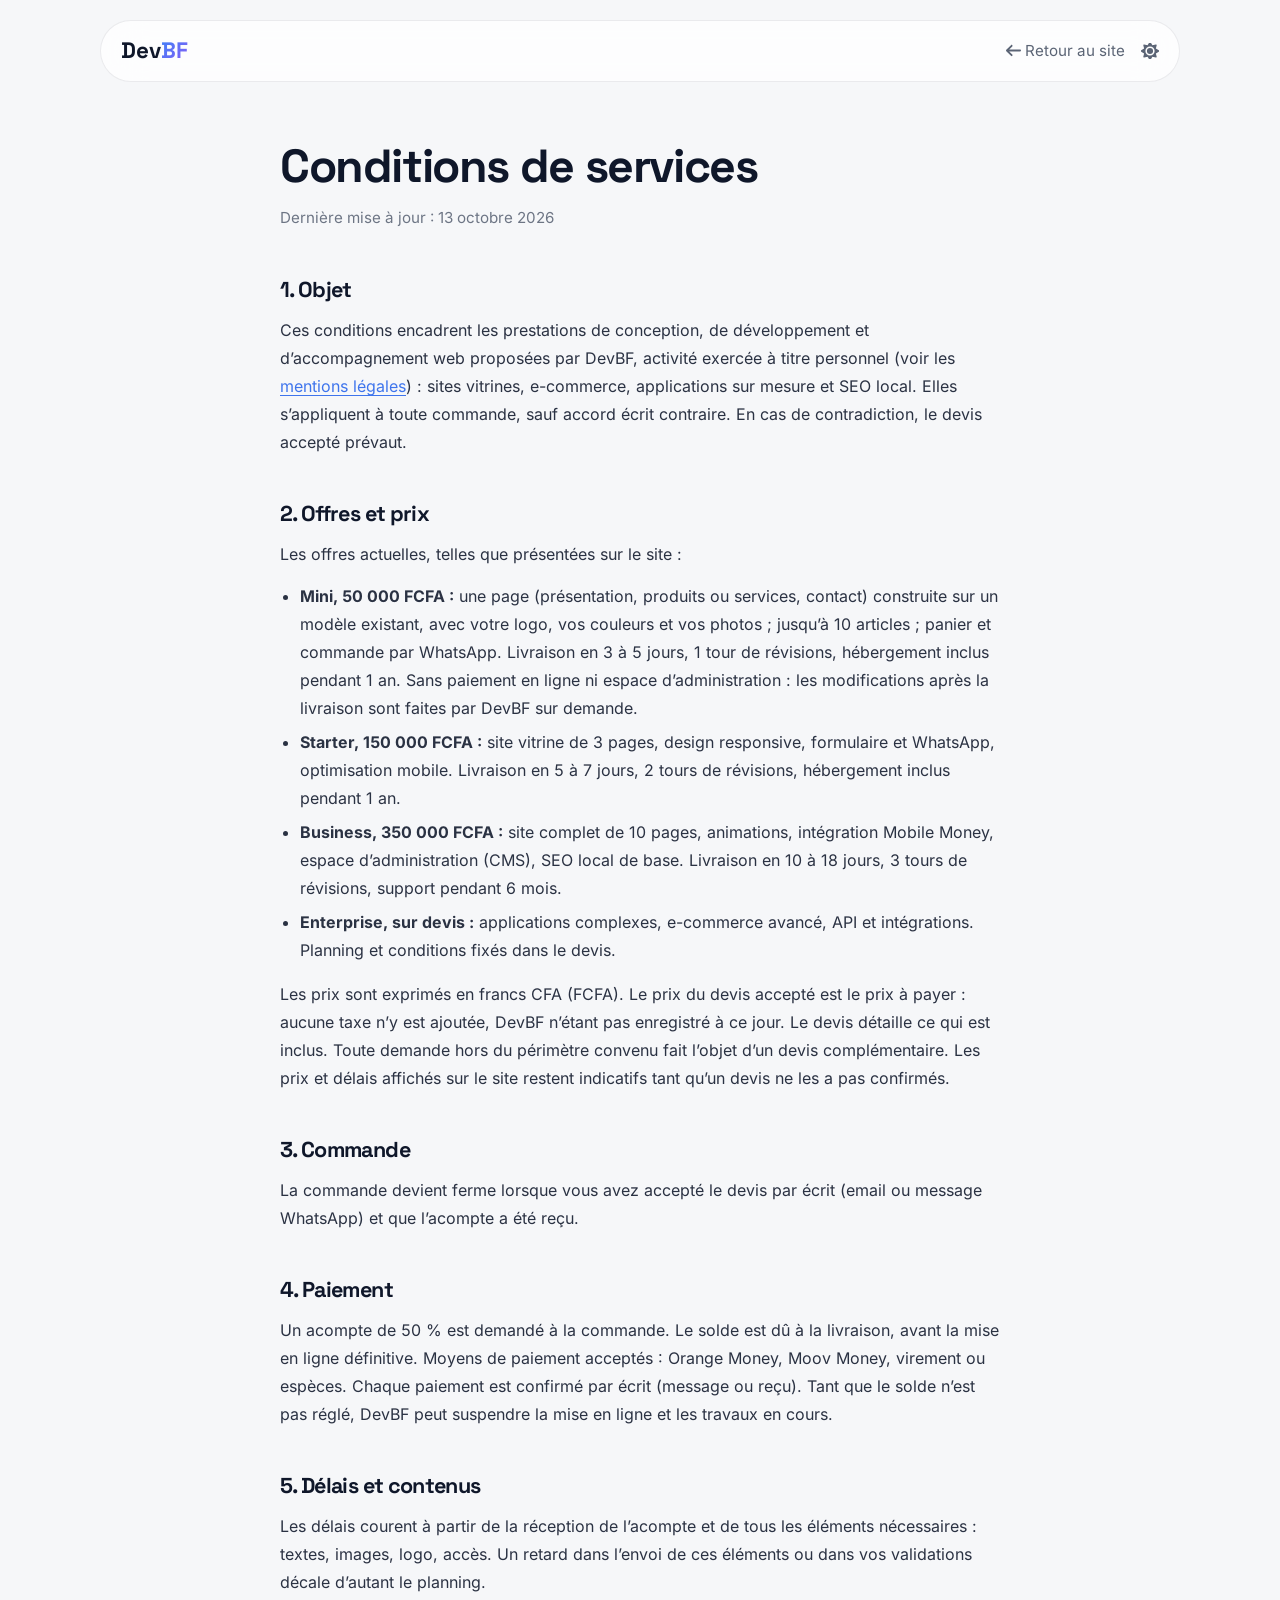
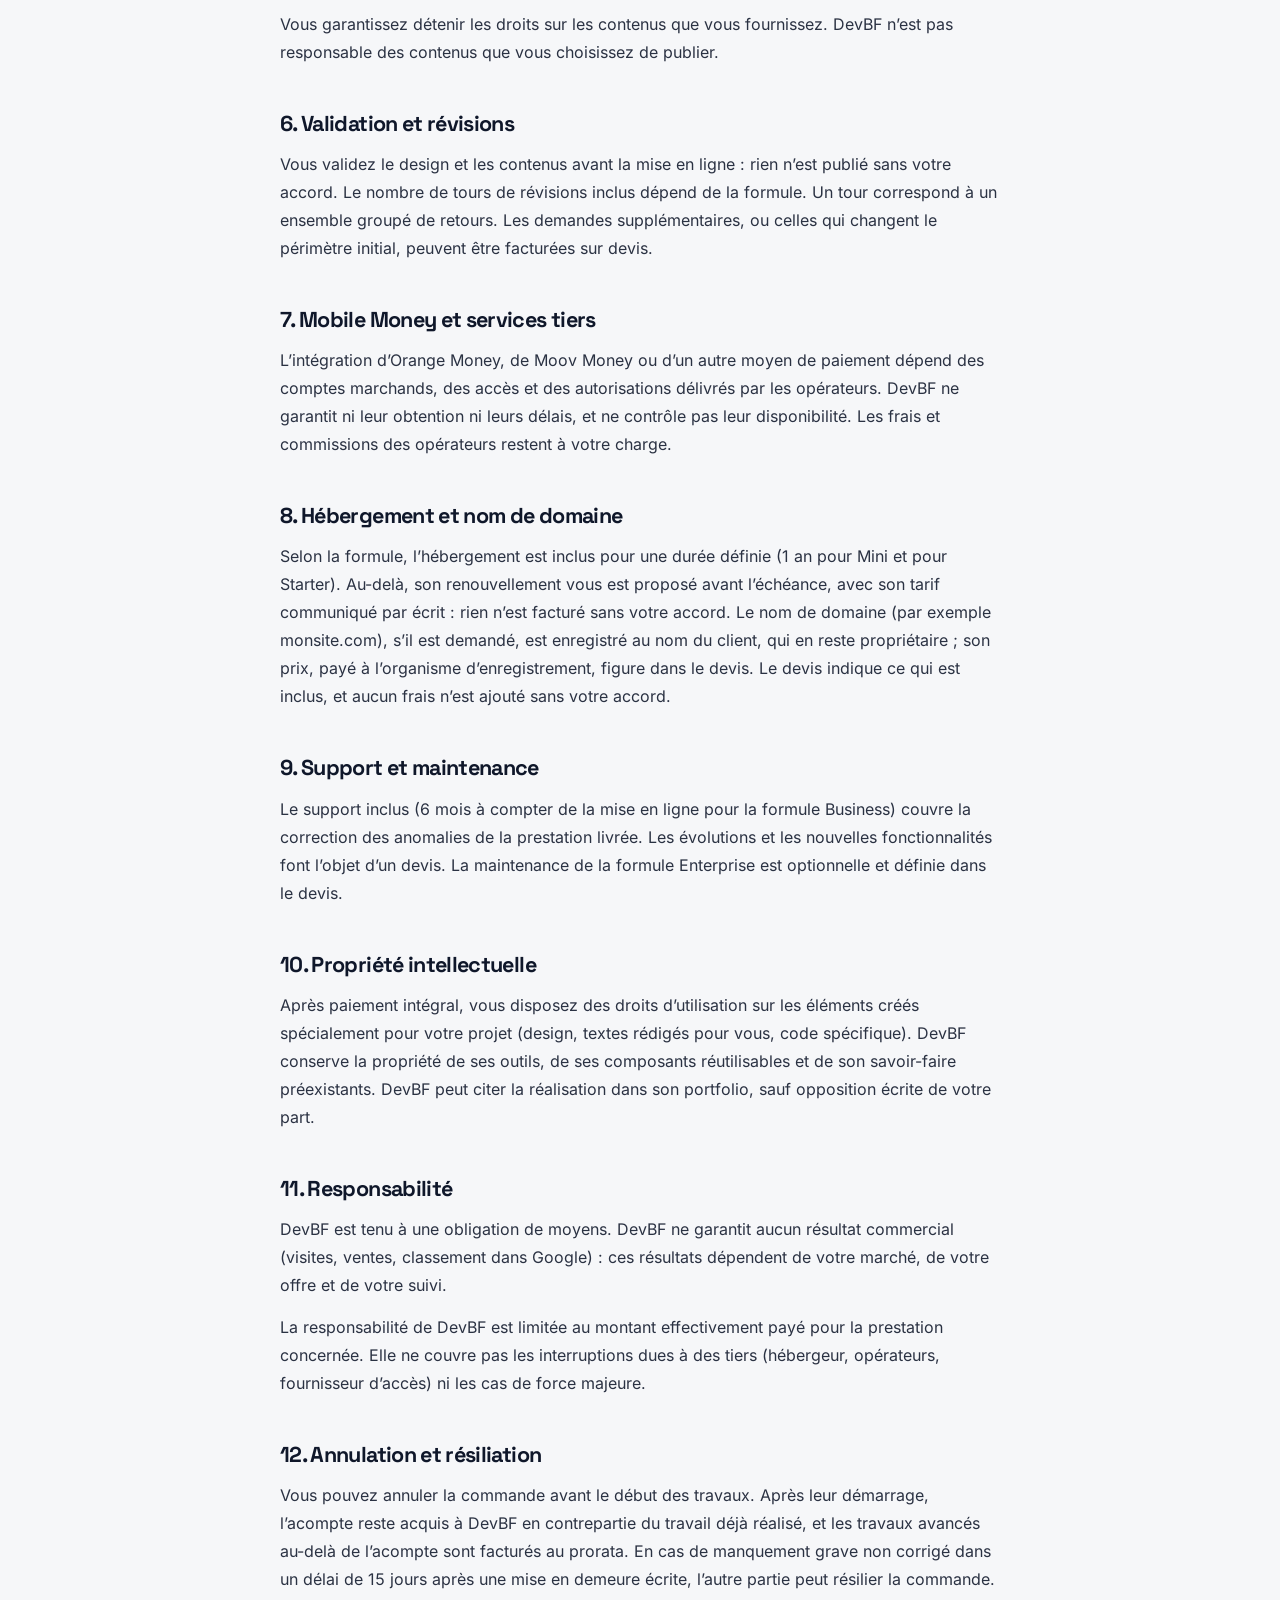
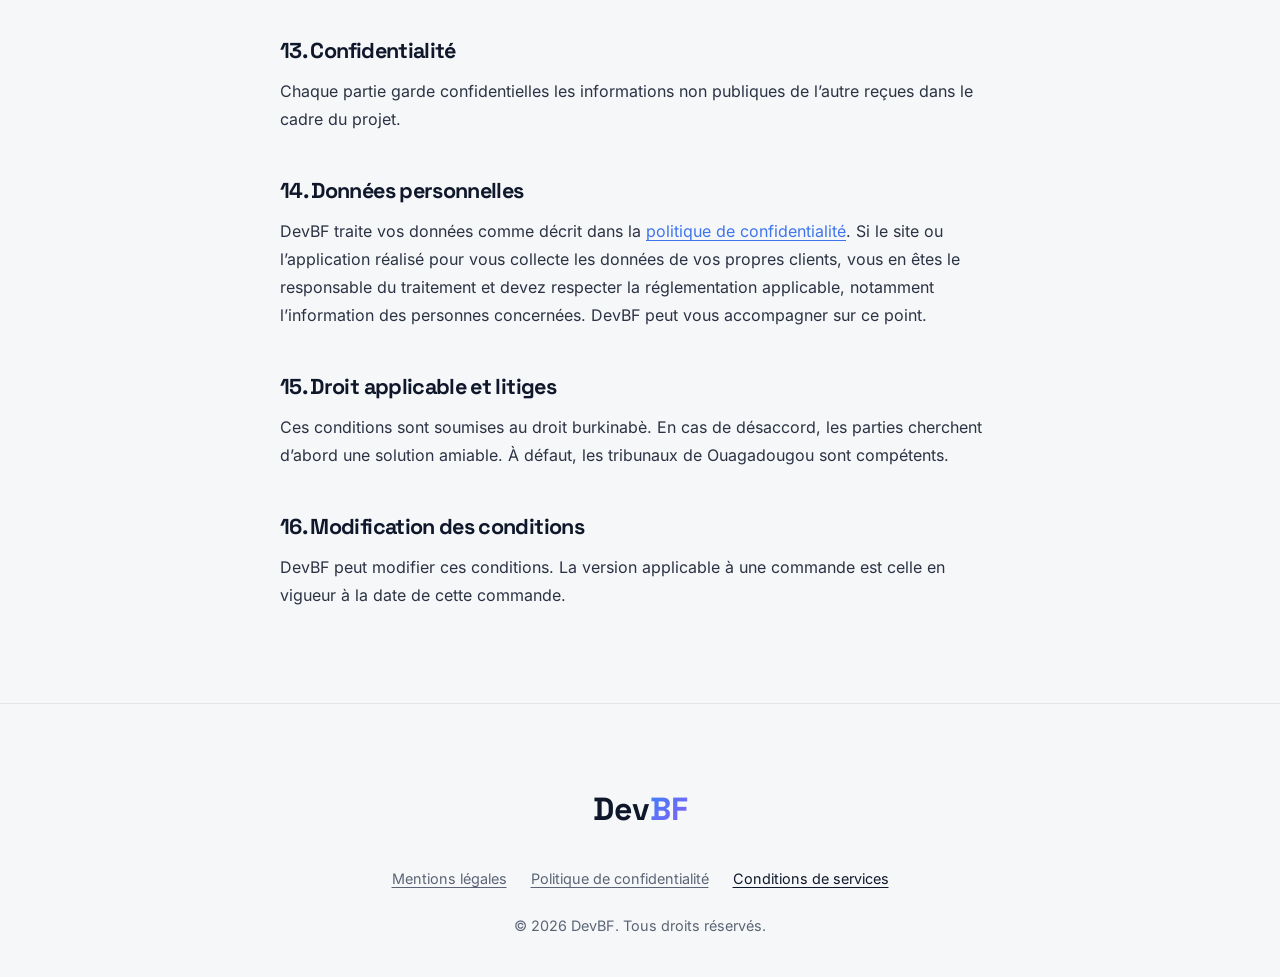
<file: conditions-services.html>
<!DOCTYPE html>
<html lang="fr">
<head>
    <meta charset="UTF-8">
    <meta name="viewport" content="width=device-width, initial-scale=1.0">
    <title>Conditions de services | DevBF</title>
    <meta name="description" content="Conditions applicables aux prestations de développement web DevBF : offres, paiement, délais, support et responsabilités.">
    <meta name="author" content="DevBF">
    <meta name="robots" content="index, follow">
    <meta name="theme-color" content="#f6f7f9">
    <link rel="canonical" href="https://devbf.com/conditions-services.html">

    <link rel="icon" href="favicon.svg" type="image/svg+xml">

    <!-- Polices : Inter est hébergée dans assets/fonts (déclarée dans css/style.css) ; Space Grotesk vient de Google Fonts. -->
    <link rel="preload" href="assets/fonts/inter-latin-400.woff2" as="font" type="font/woff2" crossorigin>
    <link rel="preload" href="assets/fonts/inter-latin-600.woff2" as="font" type="font/woff2" crossorigin>
    <link rel="preconnect" href="https://fonts.googleapis.com">
    <link rel="preconnect" href="https://fonts.gstatic.com" crossorigin>
    <link href="https://fonts.googleapis.com/css2?family=Space+Grotesk:wght@500;600;700&display=swap" rel="stylesheet">
    <link rel="stylesheet" href="css/icons.css">
    <link rel="stylesheet" href="css/style.css">
</head>
<body>
    <script src="js/theme-init.js"></script>

    <a href="#main" class="skip-link">Aller au contenu principal</a>

    <nav aria-label="Navigation">
        <a href="index.html" class="logo">Dev<span>BF</span></a>

        <div class="legal-nav-actions">
            <a href="index.html" class="legal-back"><i class="fas fa-arrow-left" aria-hidden="true"></i> Retour au site</a>
            <button class="theme-toggle" id="themeToggle" type="button" aria-label="Activer le thème sombre">
                <i class="fas fa-sun"></i>
            </button>
        </div>
    </nav>

    <main id="main" class="legal-page">
        <div class="legal-container">
            <h1>Conditions de services</h1>
            <p class="legal-meta">Dernière mise à jour&nbsp;: 13 octobre 2026</p>

            <h2>1. Objet</h2>
            <p>Ces conditions encadrent les prestations de conception, de développement et d’accompagnement web proposées par DevBF, activité exercée à titre personnel (voir les <a href="mentions-legales.html">mentions légales</a>)&nbsp;: sites vitrines, e-commerce, applications sur mesure et SEO local. Elles s’appliquent à toute commande, sauf accord écrit contraire. En cas de contradiction, le devis accepté prévaut.</p>

            <h2>2. Offres et prix</h2>
            <p>Les offres actuelles, telles que présentées sur le site&nbsp;:</p>
            <ul>
                <li><strong>Mini, 50 000 FCFA&nbsp;:</strong> une page (présentation, produits ou services, contact) construite sur un modèle existant, avec votre logo, vos couleurs et vos photos&nbsp;; jusqu’à 10 articles&nbsp;; panier et commande par WhatsApp. Livraison en 3 à 5 jours, 1 tour de révisions, hébergement inclus pendant 1 an. Sans paiement en ligne ni espace d’administration&nbsp;: les modifications après la livraison sont faites par DevBF sur demande.</li>
                <li><strong>Starter, 150 000 FCFA&nbsp;:</strong> site vitrine de 3 pages, design responsive, formulaire et WhatsApp, optimisation mobile. Livraison en 5 à 7 jours, 2 tours de révisions, hébergement inclus pendant 1 an.</li>
                <li><strong>Business, 350 000 FCFA&nbsp;:</strong> site complet de 10 pages, animations, intégration Mobile Money, espace d’administration (CMS), SEO local de base. Livraison en 10 à 18 jours, 3 tours de révisions, support pendant 6 mois.</li>
                <li><strong>Enterprise, sur devis&nbsp;:</strong> applications complexes, e-commerce avancé, API et intégrations. Planning et conditions fixés dans le devis.</li>
            </ul>
            <p>Les prix sont exprimés en francs CFA (FCFA). Le prix du devis accepté est le prix à payer&nbsp;: aucune taxe n’y est ajoutée, DevBF n’étant pas enregistré à ce jour. Le devis détaille ce qui est inclus. Toute demande hors du périmètre convenu fait l’objet d’un devis complémentaire. Les prix et délais affichés sur le site restent indicatifs tant qu’un devis ne les a pas confirmés.</p>

            <h2>3. Commande</h2>
            <p>La commande devient ferme lorsque vous avez accepté le devis par écrit (email ou message WhatsApp) et que l’acompte a été reçu.</p>

            <h2>4. Paiement</h2>
            <p>Un acompte de 50&nbsp;% est demandé à la commande. Le solde est dû à la livraison, avant la mise en ligne définitive. Moyens de paiement acceptés&nbsp;: Orange Money, Moov Money, virement ou espèces. Chaque paiement est confirmé par écrit (message ou reçu). Tant que le solde n’est pas réglé, DevBF peut suspendre la mise en ligne et les travaux en cours.</p>

            <h2>5. Délais et contenus</h2>
            <p>Les délais courent à partir de la réception de l’acompte et de tous les éléments nécessaires&nbsp;: textes, images, logo, accès. Un retard dans l’envoi de ces éléments ou dans vos validations décale d’autant le planning.</p>
            <p>Vous garantissez détenir les droits sur les contenus que vous fournissez. DevBF n’est pas responsable des contenus que vous choisissez de publier.</p>

            <h2>6. Validation et révisions</h2>
            <p>Vous validez le design et les contenus avant la mise en ligne&nbsp;: rien n’est publié sans votre accord. Le nombre de tours de révisions inclus dépend de la formule. Un tour correspond à un ensemble groupé de retours. Les demandes supplémentaires, ou celles qui changent le périmètre initial, peuvent être facturées sur devis.</p>

            <h2>7. Mobile Money et services tiers</h2>
            <p>L’intégration d’Orange Money, de Moov Money ou d’un autre moyen de paiement dépend des comptes marchands, des accès et des autorisations délivrés par les opérateurs. DevBF ne garantit ni leur obtention ni leurs délais, et ne contrôle pas leur disponibilité. Les frais et commissions des opérateurs restent à votre charge.</p>

            <h2>8. Hébergement et nom de domaine</h2>
            <p>Selon la formule, l’hébergement est inclus pour une durée définie (1 an pour Mini et pour Starter). Au-delà, son renouvellement vous est proposé avant l’échéance, avec son tarif communiqué par écrit&nbsp;: rien n’est facturé sans votre accord. Le nom de domaine (par exemple monsite.com), s’il est demandé, est enregistré au nom du client, qui en reste propriétaire&nbsp;; son prix, payé à l’organisme d’enregistrement, figure dans le devis. Le devis indique ce qui est inclus, et aucun frais n’est ajouté sans votre accord.</p>

            <h2>9. Support et maintenance</h2>
            <p>Le support inclus (6 mois à compter de la mise en ligne pour la formule Business) couvre la correction des anomalies de la prestation livrée. Les évolutions et les nouvelles fonctionnalités font l’objet d’un devis. La maintenance de la formule Enterprise est optionnelle et définie dans le devis.</p>

            <h2>10. Propriété intellectuelle</h2>
            <p>Après paiement intégral, vous disposez des droits d’utilisation sur les éléments créés spécialement pour votre projet (design, textes rédigés pour vous, code spécifique). DevBF conserve la propriété de ses outils, de ses composants réutilisables et de son savoir-faire préexistants. DevBF peut citer la réalisation dans son portfolio, sauf opposition écrite de votre part.</p>

            <h2>11. Responsabilité</h2>
            <p>DevBF est tenu à une obligation de moyens. DevBF ne garantit aucun résultat commercial (visites, ventes, classement dans Google)&nbsp;: ces résultats dépendent de votre marché, de votre offre et de votre suivi.</p>
            <p>La responsabilité de DevBF est limitée au montant effectivement payé pour la prestation concernée. Elle ne couvre pas les interruptions dues à des tiers (hébergeur, opérateurs, fournisseur d’accès) ni les cas de force majeure.</p>

            <h2>12. Annulation et résiliation</h2>
            <p>Vous pouvez annuler la commande avant le début des travaux. Après leur démarrage, l’acompte reste acquis à DevBF en contrepartie du travail déjà réalisé, et les travaux avancés au-delà de l’acompte sont facturés au prorata. En cas de manquement grave non corrigé dans un délai de 15 jours après une mise en demeure écrite, l’autre partie peut résilier la commande.</p>

            <h2>13. Confidentialité</h2>
            <p>Chaque partie garde confidentielles les informations non publiques de l’autre reçues dans le cadre du projet.</p>

            <h2>14. Données personnelles</h2>
            <p>DevBF traite vos données comme décrit dans la <a href="politique-confidentialite.html">politique de confidentialité</a>. Si le site ou l’application réalisé pour vous collecte les données de vos propres clients, vous en êtes le responsable du traitement et devez respecter la réglementation applicable, notamment l’information des personnes concernées. DevBF peut vous accompagner sur ce point.</p>

            <h2>15. Droit applicable et litiges</h2>
            <p>Ces conditions sont soumises au droit burkinabè. En cas de désaccord, les parties cherchent d’abord une solution amiable. À défaut, les tribunaux de Ouagadougou sont compétents.</p>

            <h2>16. Modification des conditions</h2>
            <p>DevBF peut modifier ces conditions. La version applicable à une commande est celle en vigueur à la date de cette commande.</p>
        </div>
    </main>

    <footer>
        <div class="footer-content">
            <a href="index.html" class="logo">Dev<span>BF</span></a>

            <ul class="footer-legal" aria-label="Informations légales">
                <li><a href="mentions-legales.html">Mentions légales</a></li>
                <li><a href="politique-confidentialite.html">Politique de confidentialité</a></li>
                <li><a href="conditions-services.html" aria-current="page">Conditions de services</a></li>
            </ul>

            <p class="footer-copy">
                &copy; <span id="current-year"></span> DevBF. Tous droits réservés.
            </p>
        </div>
    </footer>

    <script src="js/page.js" defer></script>
</body>
</html>
</file>
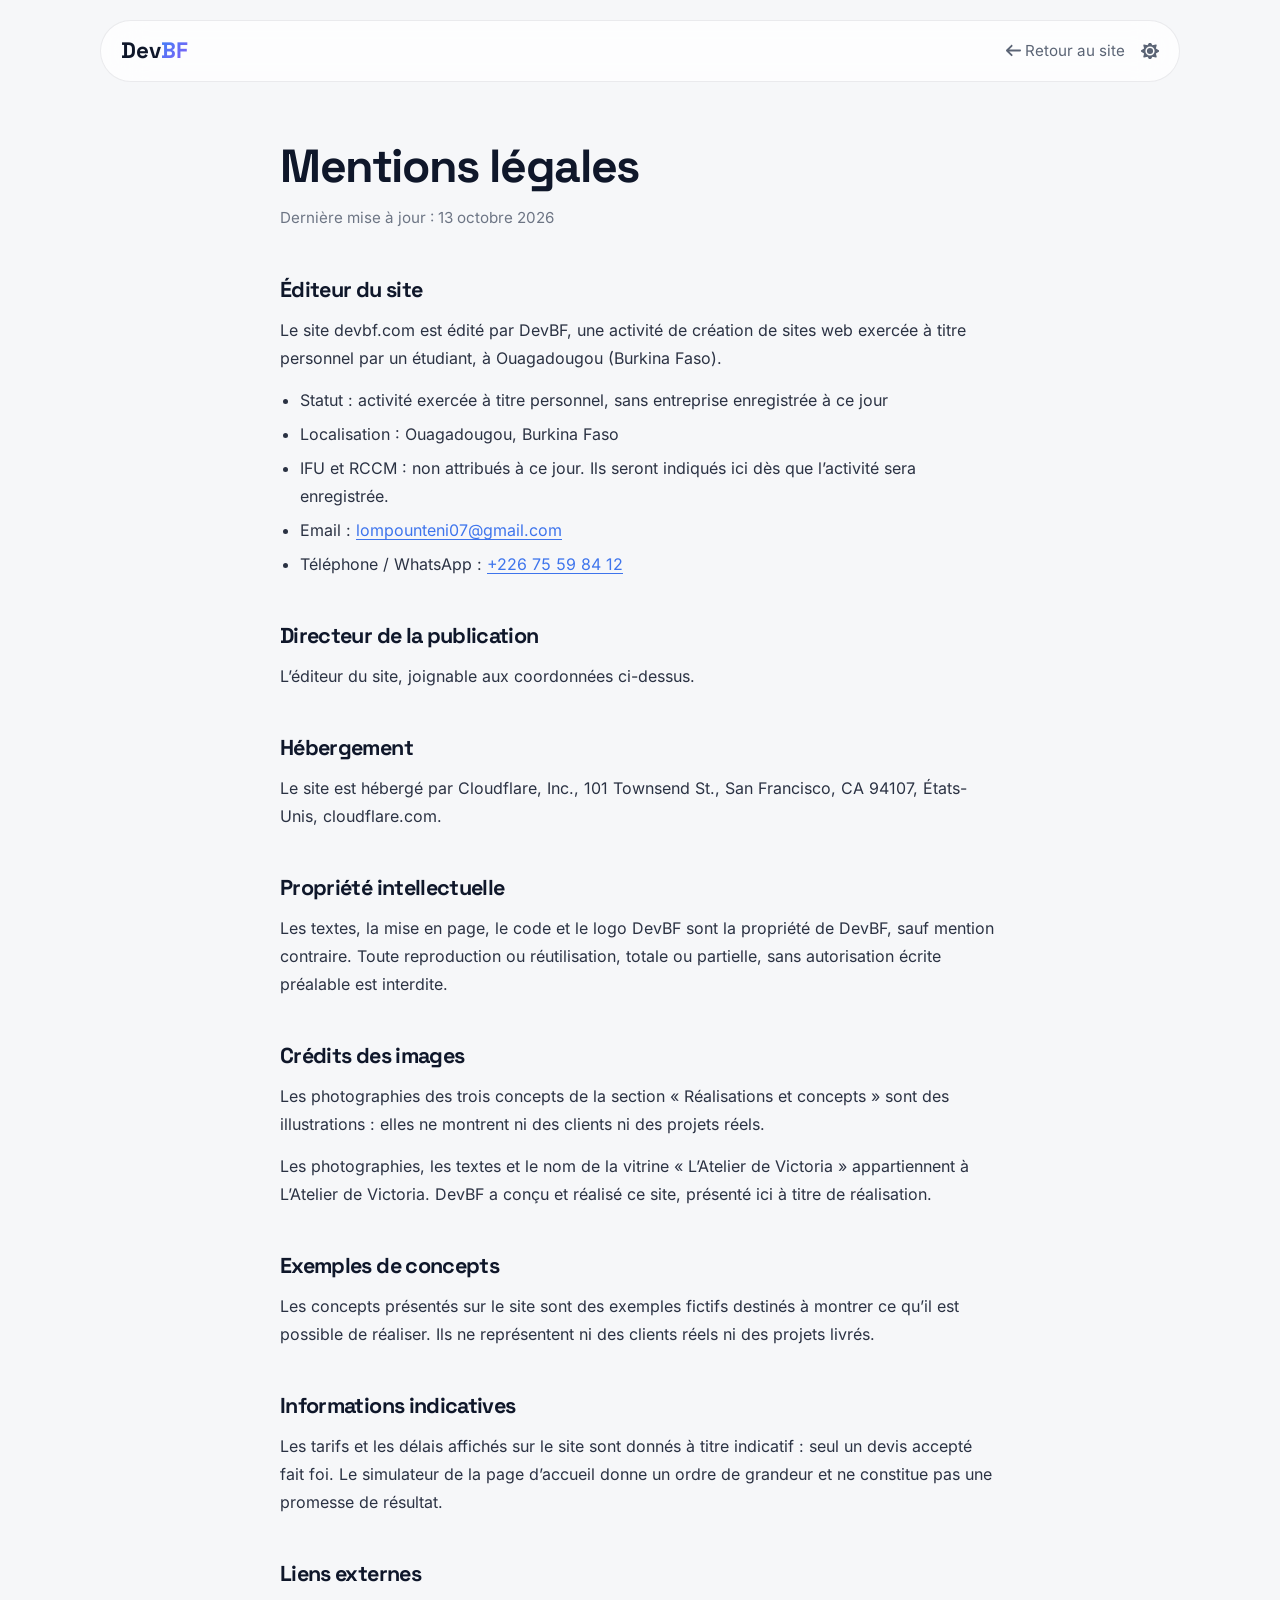
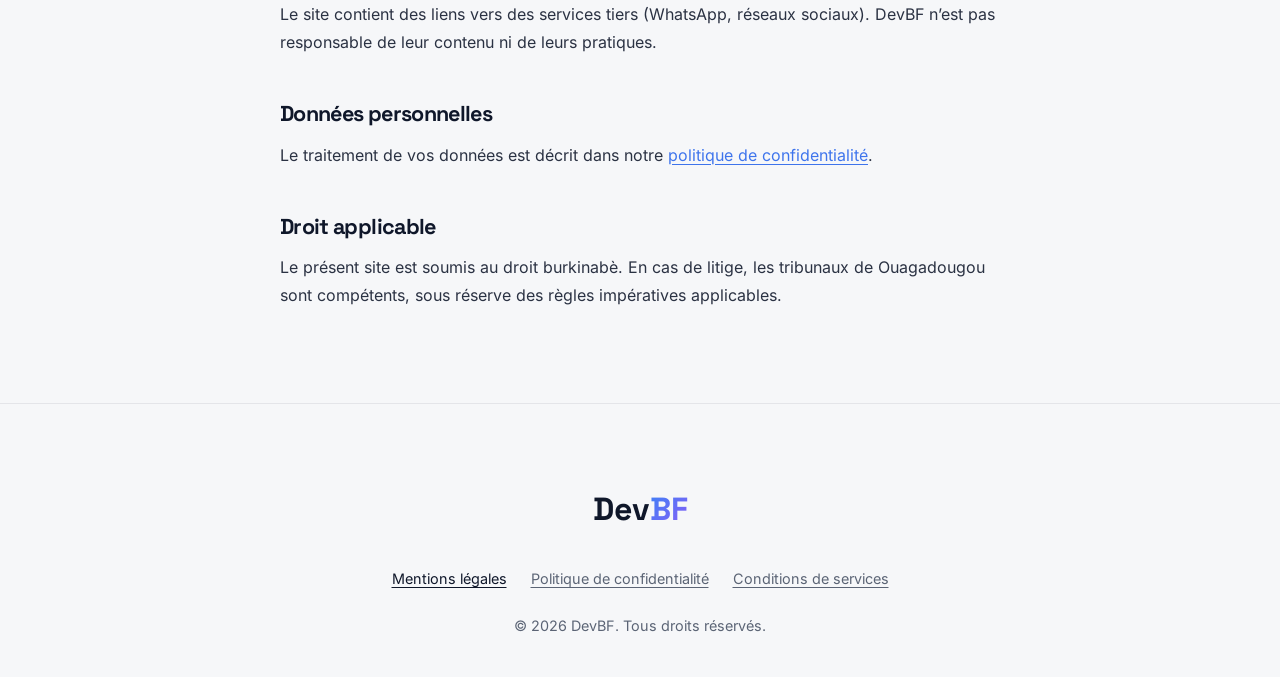
<file: mentions-legales.html>
<!DOCTYPE html>
<html lang="fr">
<head>
    <meta charset="UTF-8">
    <meta name="viewport" content="width=device-width, initial-scale=1.0">
    <title>Mentions légales | DevBF</title>
    <meta name="description" content="Mentions légales du site devbf.com : éditeur, hébergement, propriété intellectuelle et droit applicable.">
    <meta name="author" content="DevBF">
    <meta name="robots" content="index, follow">
    <meta name="theme-color" content="#f6f7f9">
    <link rel="canonical" href="https://devbf.com/mentions-legales.html">

    <link rel="icon" href="favicon.svg" type="image/svg+xml">

    <!-- Polices : Inter est hébergée dans assets/fonts (déclarée dans css/style.css) ; Space Grotesk vient de Google Fonts. -->
    <link rel="preload" href="assets/fonts/inter-latin-400.woff2" as="font" type="font/woff2" crossorigin>
    <link rel="preload" href="assets/fonts/inter-latin-600.woff2" as="font" type="font/woff2" crossorigin>
    <link rel="preconnect" href="https://fonts.googleapis.com">
    <link rel="preconnect" href="https://fonts.gstatic.com" crossorigin>
    <link href="https://fonts.googleapis.com/css2?family=Space+Grotesk:wght@500;600;700&display=swap" rel="stylesheet">
    <link rel="stylesheet" href="css/icons.css">
    <link rel="stylesheet" href="css/style.css">
</head>
<body>
    <script src="js/theme-init.js"></script>

    <a href="#main" class="skip-link">Aller au contenu principal</a>

    <nav aria-label="Navigation">
        <a href="index.html" class="logo">Dev<span>BF</span></a>

        <div class="legal-nav-actions">
            <a href="index.html" class="legal-back"><i class="fas fa-arrow-left" aria-hidden="true"></i> Retour au site</a>
            <button class="theme-toggle" id="themeToggle" type="button" aria-label="Activer le thème sombre">
                <i class="fas fa-sun"></i>
            </button>
        </div>
    </nav>

    <main id="main" class="legal-page">
        <div class="legal-container">
            <h1>Mentions légales</h1>
            <p class="legal-meta">Dernière mise à jour&nbsp;: 13 octobre 2026</p>

            <h2>Éditeur du site</h2>
            <p>Le site devbf.com est édité par DevBF, une activité de création de sites web exercée à titre personnel par un étudiant, à Ouagadougou (Burkina Faso).</p>
            <ul>
                <li>Statut&nbsp;: activité exercée à titre personnel, sans entreprise enregistrée à ce jour</li>
                <li>Localisation&nbsp;: Ouagadougou, Burkina Faso</li>
                <li>IFU et RCCM&nbsp;: non attribués à ce jour. Ils seront indiqués ici dès que l’activité sera enregistrée.</li>
                <li>Email&nbsp;: <a href="mailto:lompounteni07@gmail.com">lompounteni07@gmail.com</a></li>
                <li>Téléphone / WhatsApp&nbsp;: <a href="tel:+22675598412">+226 75 59 84 12</a></li>
            </ul>

            <h2>Directeur de la publication</h2>
            <p>L’éditeur du site, joignable aux coordonnées ci-dessus.</p>

            <h2>Hébergement</h2>
            <p>Le site est hébergé par <span data-host="name">Cloudflare, Inc.</span>, <span data-host="address">101 Townsend St., San Francisco, CA 94107, États-Unis</span>, <span data-host="site">cloudflare.com</span>.</p>

            <h2>Propriété intellectuelle</h2>
            <p>Les textes, la mise en page, le code et le logo DevBF sont la propriété de DevBF, sauf mention contraire. Toute reproduction ou réutilisation, totale ou partielle, sans autorisation écrite préalable est interdite.</p>

            <h2>Crédits des images</h2>
            <p>Les photographies des trois concepts de la section «&nbsp;Réalisations et concepts&nbsp;» sont des illustrations&nbsp;: elles ne montrent ni des clients ni des projets réels.</p>
            <p>Les photographies, les textes et le nom de la vitrine «&nbsp;L’Atelier de Victoria&nbsp;» appartiennent à L’Atelier de Victoria. DevBF a conçu et réalisé ce site, présenté ici à titre de réalisation.</p>

            <h2>Exemples de concepts</h2>
            <p>Les concepts présentés sur le site sont des exemples fictifs destinés à montrer ce qu’il est possible de réaliser. Ils ne représentent ni des clients réels ni des projets livrés.</p>

            <h2>Informations indicatives</h2>
            <p>Les tarifs et les délais affichés sur le site sont donnés à titre indicatif&nbsp;: seul un devis accepté fait foi. Le simulateur de la page d’accueil donne un ordre de grandeur et ne constitue pas une promesse de résultat.</p>

            <h2>Liens externes</h2>
            <p>Le site contient des liens vers des services tiers (WhatsApp, réseaux sociaux). DevBF n’est pas responsable de leur contenu ni de leurs pratiques.</p>

            <h2>Données personnelles</h2>
            <p>Le traitement de vos données est décrit dans notre <a href="politique-confidentialite.html">politique de confidentialité</a>.</p>

            <h2>Droit applicable</h2>
            <p>Le présent site est soumis au droit burkinabè. En cas de litige, les tribunaux de Ouagadougou sont compétents, sous réserve des règles impératives applicables.</p>
        </div>
    </main>

    <footer>
        <div class="footer-content">
            <a href="index.html" class="logo">Dev<span>BF</span></a>

            <ul class="footer-legal" aria-label="Informations légales">
                <li><a href="mentions-legales.html" aria-current="page">Mentions légales</a></li>
                <li><a href="politique-confidentialite.html">Politique de confidentialité</a></li>
                <li><a href="conditions-services.html">Conditions de services</a></li>
            </ul>

            <p class="footer-copy">
                &copy; <span id="current-year"></span> DevBF. Tous droits réservés.
            </p>
        </div>
    </footer>

    <script src="js/page.js" defer></script>
</body>
</html>
</file>
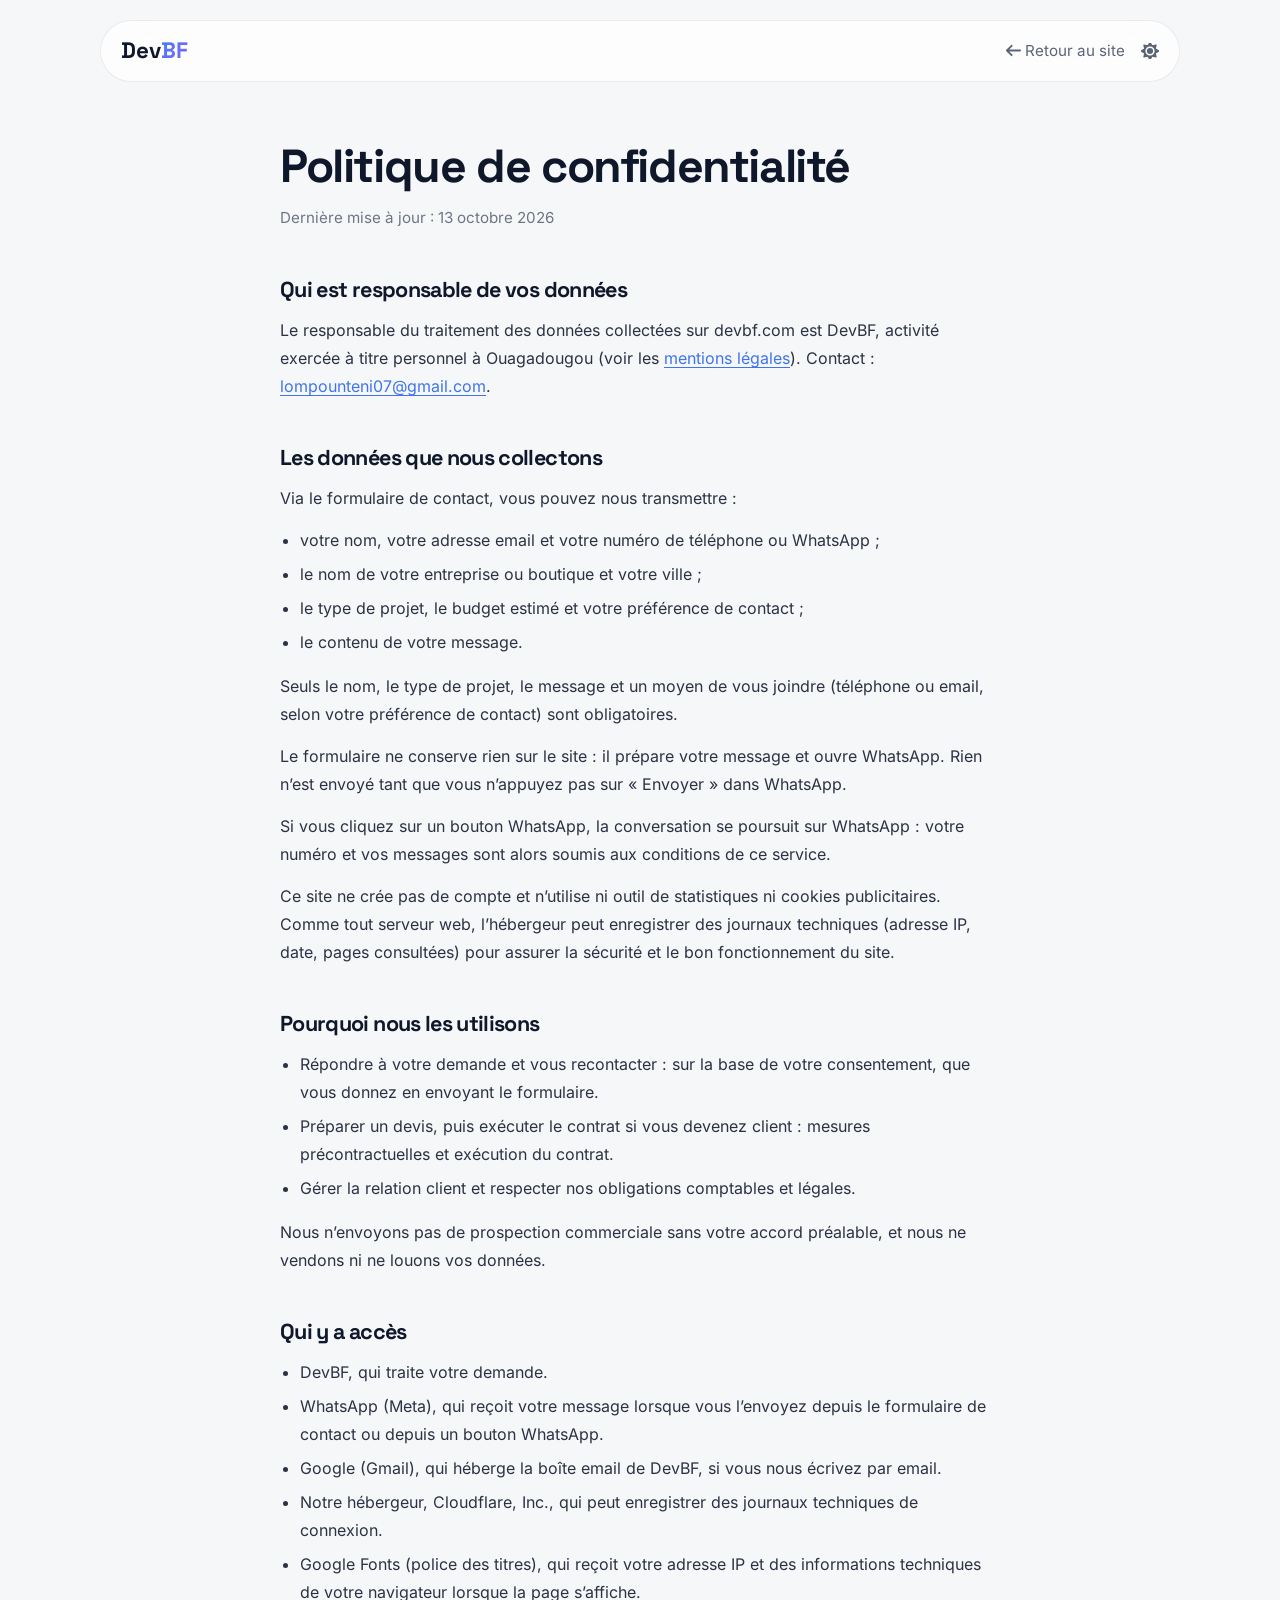
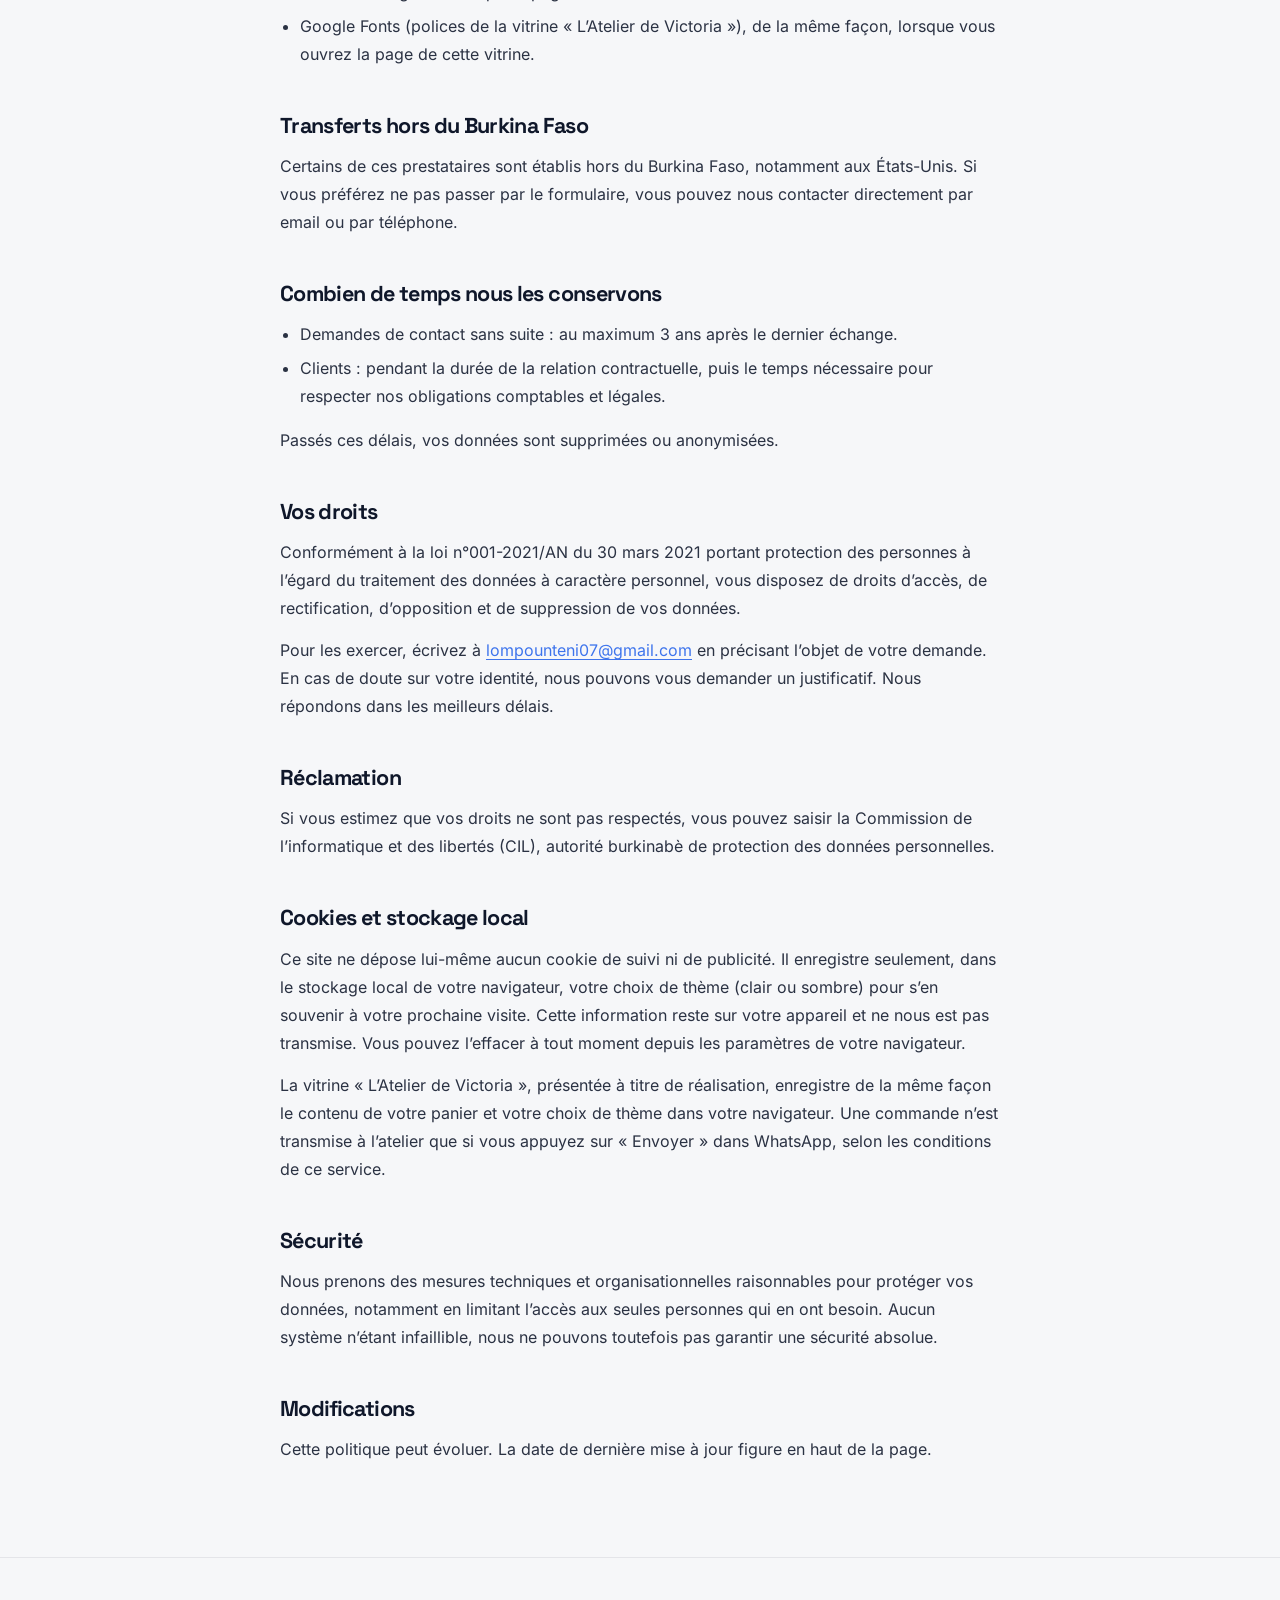
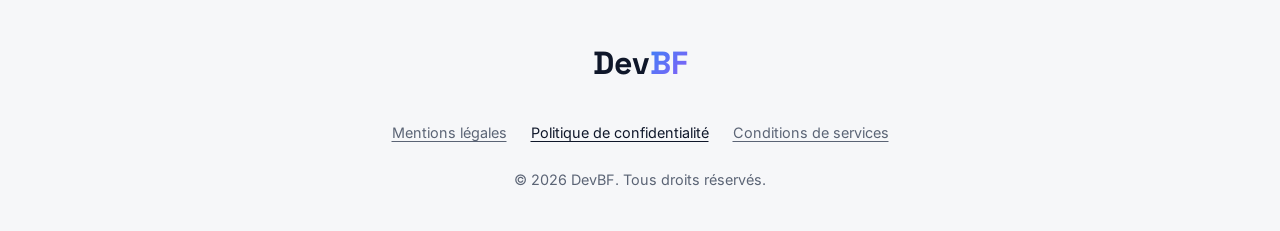
<file: politique-confidentialite.html>
<!DOCTYPE html>
<html lang="fr">
<head>
    <meta charset="UTF-8">
    <meta name="viewport" content="width=device-width, initial-scale=1.0">
    <title>Politique de confidentialité | DevBF</title>
    <meta name="description" content="Comment DevBF collecte, utilise et protège vos données personnelles, et comment exercer vos droits.">
    <meta name="author" content="DevBF">
    <meta name="robots" content="index, follow">
    <meta name="theme-color" content="#f6f7f9">
    <link rel="canonical" href="https://devbf.com/politique-confidentialite.html">

    <link rel="icon" href="favicon.svg" type="image/svg+xml">

    <!-- Polices : Inter est hébergée dans assets/fonts (déclarée dans css/style.css) ; Space Grotesk vient de Google Fonts. -->
    <link rel="preload" href="assets/fonts/inter-latin-400.woff2" as="font" type="font/woff2" crossorigin>
    <link rel="preload" href="assets/fonts/inter-latin-600.woff2" as="font" type="font/woff2" crossorigin>
    <link rel="preconnect" href="https://fonts.googleapis.com">
    <link rel="preconnect" href="https://fonts.gstatic.com" crossorigin>
    <link href="https://fonts.googleapis.com/css2?family=Space+Grotesk:wght@500;600;700&display=swap" rel="stylesheet">
    <link rel="stylesheet" href="css/icons.css">
    <link rel="stylesheet" href="css/style.css">
</head>
<body>
    <script src="js/theme-init.js"></script>

    <a href="#main" class="skip-link">Aller au contenu principal</a>

    <nav aria-label="Navigation">
        <a href="index.html" class="logo">Dev<span>BF</span></a>

        <div class="legal-nav-actions">
            <a href="index.html" class="legal-back"><i class="fas fa-arrow-left" aria-hidden="true"></i> Retour au site</a>
            <button class="theme-toggle" id="themeToggle" type="button" aria-label="Activer le thème sombre">
                <i class="fas fa-sun"></i>
            </button>
        </div>
    </nav>

    <main id="main" class="legal-page">
        <div class="legal-container">
            <h1>Politique de confidentialité</h1>
            <p class="legal-meta">Dernière mise à jour&nbsp;: 13 octobre 2026</p>

            <h2>Qui est responsable de vos données</h2>
            <p>Le responsable du traitement des données collectées sur devbf.com est DevBF, activité exercée à titre personnel à Ouagadougou (voir les <a href="mentions-legales.html">mentions légales</a>). Contact&nbsp;: <a href="mailto:lompounteni07@gmail.com">lompounteni07@gmail.com</a>.</p>

            <h2>Les données que nous collectons</h2>
            <p>Via le formulaire de contact, vous pouvez nous transmettre&nbsp;:</p>
            <ul>
                <li>votre nom, votre adresse email et votre numéro de téléphone ou WhatsApp&nbsp;;</li>
                <li>le nom de votre entreprise ou boutique et votre ville&nbsp;;</li>
                <li>le type de projet, le budget estimé et votre préférence de contact&nbsp;;</li>
                <li>le contenu de votre message.</li>
            </ul>
            <p>Seuls le nom, le type de projet, le message et un moyen de vous joindre (téléphone ou email, selon votre préférence de contact) sont obligatoires.</p>
            <!-- form-mode:data -->
            <p>Le formulaire ne conserve rien sur le site&nbsp;: il prépare votre message et ouvre WhatsApp. Rien n’est envoyé tant que vous n’appuyez pas sur «&nbsp;Envoyer&nbsp;» dans WhatsApp.</p>
            <!-- /form-mode:data -->
            <p>Si vous cliquez sur un bouton WhatsApp, la conversation se poursuit sur WhatsApp&nbsp;: votre numéro et vos messages sont alors soumis aux conditions de ce service.</p>
            <p>Ce site ne crée pas de compte et n’utilise ni outil de statistiques ni cookies publicitaires. Comme tout serveur web, l’hébergeur peut enregistrer des journaux techniques (adresse IP, date, pages consultées) pour assurer la sécurité et le bon fonctionnement du site.</p>

            <h2>Pourquoi nous les utilisons</h2>
            <ul>
                <li>Répondre à votre demande et vous recontacter&nbsp;: sur la base de votre consentement, que vous donnez en envoyant le formulaire.</li>
                <li>Préparer un devis, puis exécuter le contrat si vous devenez client&nbsp;: mesures précontractuelles et exécution du contrat.</li>
                <li>Gérer la relation client et respecter nos obligations comptables et légales.</li>
            </ul>
            <p>Nous n’envoyons pas de prospection commerciale sans votre accord préalable, et nous ne vendons ni ne louons vos données.</p>

            <h2>Qui y a accès</h2>
            <ul>
                <li>DevBF, qui traite votre demande.</li>
                <!-- form-mode:recipients -->
                <li>WhatsApp (Meta), qui reçoit votre message lorsque vous l’envoyez depuis le formulaire de contact ou depuis un bouton WhatsApp.</li>
                <!-- /form-mode:recipients -->
                <li>Google (Gmail), qui héberge la boîte email de DevBF, si vous nous écrivez par email.</li>
                <li>Notre hébergeur, <span data-host="name">Cloudflare, Inc.</span>, qui peut enregistrer des journaux techniques de connexion.</li>
                <!-- Supprimez la ligne suivante si Space Grotesk est hébergée sur votre site (voir README, section « Fonts »). -->
                <li>Google Fonts (police des titres), qui reçoit votre adresse IP et des informations techniques de votre navigateur lorsque la page s’affiche.</li>
                <!-- Gardez la ligne suivante tant que la vitrine « L’Atelier de Victoria » charge ses polices depuis Google Fonts. -->
                <li>Google Fonts (polices de la vitrine «&nbsp;L’Atelier de Victoria&nbsp;»), de la même façon, lorsque vous ouvrez la page de cette vitrine.</li>
            </ul>

            <h2>Transferts hors du Burkina Faso</h2>
            <p>Certains de ces prestataires sont établis hors du Burkina Faso, notamment aux États-Unis. Si vous préférez ne pas passer par le formulaire, vous pouvez nous contacter directement par email ou par téléphone.</p>

            <h2>Combien de temps nous les conservons</h2>
            <ul>
                <li>Demandes de contact sans suite&nbsp;: au maximum 3 ans après le dernier échange.</li>
                <li>Clients&nbsp;: pendant la durée de la relation contractuelle, puis le temps nécessaire pour respecter nos obligations comptables et légales.</li>
            </ul>
            <p>Passés ces délais, vos données sont supprimées ou anonymisées.</p>

            <h2>Vos droits</h2>
            <p>Conformément à la loi n°001-2021/AN du 30 mars 2021 portant protection des personnes à l’égard du traitement des données à caractère personnel, vous disposez de droits d’accès, de rectification, d’opposition et de suppression de vos données.</p>
            <p>Pour les exercer, écrivez à <a href="mailto:lompounteni07@gmail.com">lompounteni07@gmail.com</a> en précisant l’objet de votre demande. En cas de doute sur votre identité, nous pouvons vous demander un justificatif. Nous répondons dans les meilleurs délais.</p>

            <h2>Réclamation</h2>
            <p>Si vous estimez que vos droits ne sont pas respectés, vous pouvez saisir la Commission de l’informatique et des libertés (CIL), autorité burkinabè de protection des données personnelles.</p>

            <h2>Cookies et stockage local</h2>
            <p>Ce site ne dépose lui-même aucun cookie de suivi ni de publicité. Il enregistre seulement, dans le stockage local de votre navigateur, votre choix de thème (clair ou sombre) pour s’en souvenir à votre prochaine visite. Cette information reste sur votre appareil et ne nous est pas transmise. Vous pouvez l’effacer à tout moment depuis les paramètres de votre navigateur.</p>
            <p>La vitrine «&nbsp;L’Atelier de Victoria&nbsp;», présentée à titre de réalisation, enregistre de la même façon le contenu de votre panier et votre choix de thème dans votre navigateur. Une commande n’est transmise à l’atelier que si vous appuyez sur «&nbsp;Envoyer&nbsp;» dans WhatsApp, selon les conditions de ce service.</p>

            <h2>Sécurité</h2>
            <p>Nous prenons des mesures techniques et organisationnelles raisonnables pour protéger vos données, notamment en limitant l’accès aux seules personnes qui en ont besoin. Aucun système n’étant infaillible, nous ne pouvons toutefois pas garantir une sécurité absolue.</p>

            <h2>Modifications</h2>
            <p>Cette politique peut évoluer. La date de dernière mise à jour figure en haut de la page.</p>
        </div>
    </main>

    <footer>
        <div class="footer-content">
            <a href="index.html" class="logo">Dev<span>BF</span></a>

            <ul class="footer-legal" aria-label="Informations légales">
                <li><a href="mentions-legales.html">Mentions légales</a></li>
                <li><a href="politique-confidentialite.html" aria-current="page">Politique de confidentialité</a></li>
                <li><a href="conditions-services.html">Conditions de services</a></li>
            </ul>

            <p class="footer-copy">
                &copy; <span id="current-year"></span> DevBF. Tous droits réservés.
            </p>
        </div>
    </footer>

    <script src="js/page.js" defer></script>
</body>
</html>
</file>
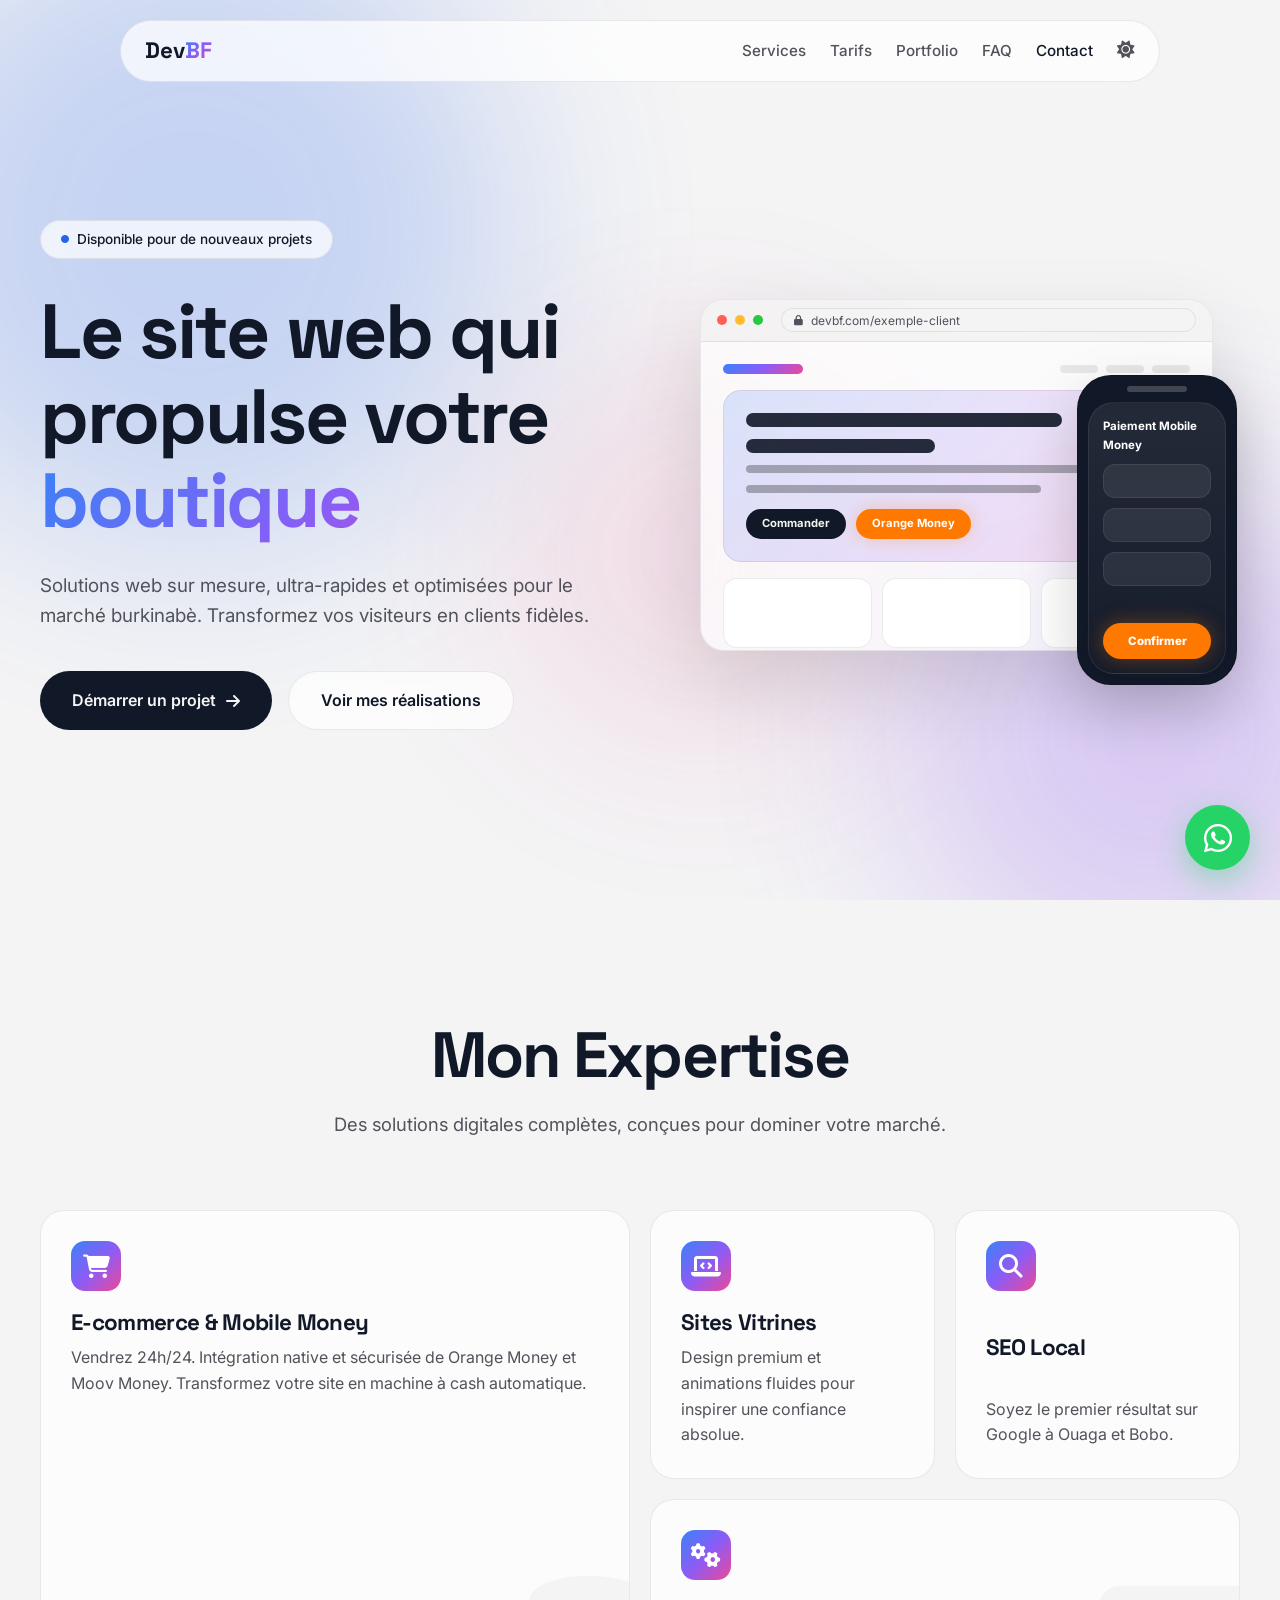
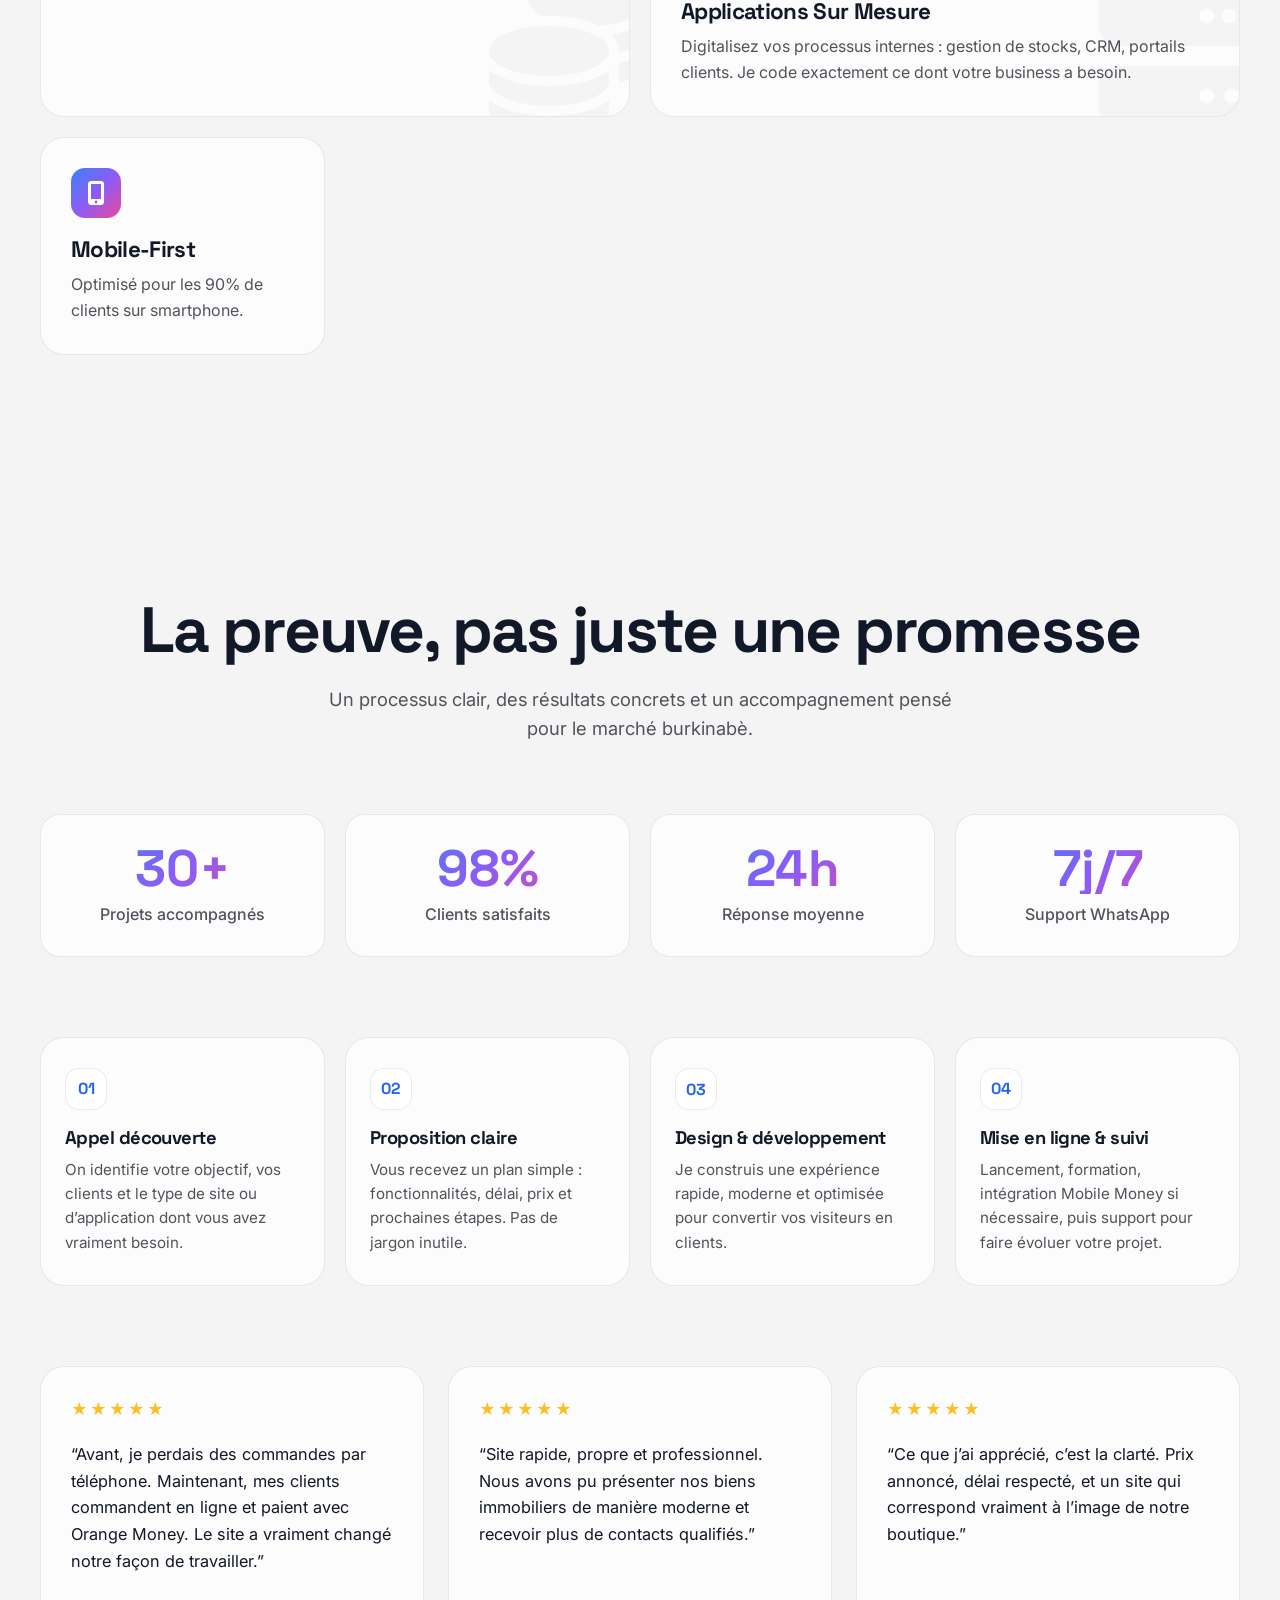
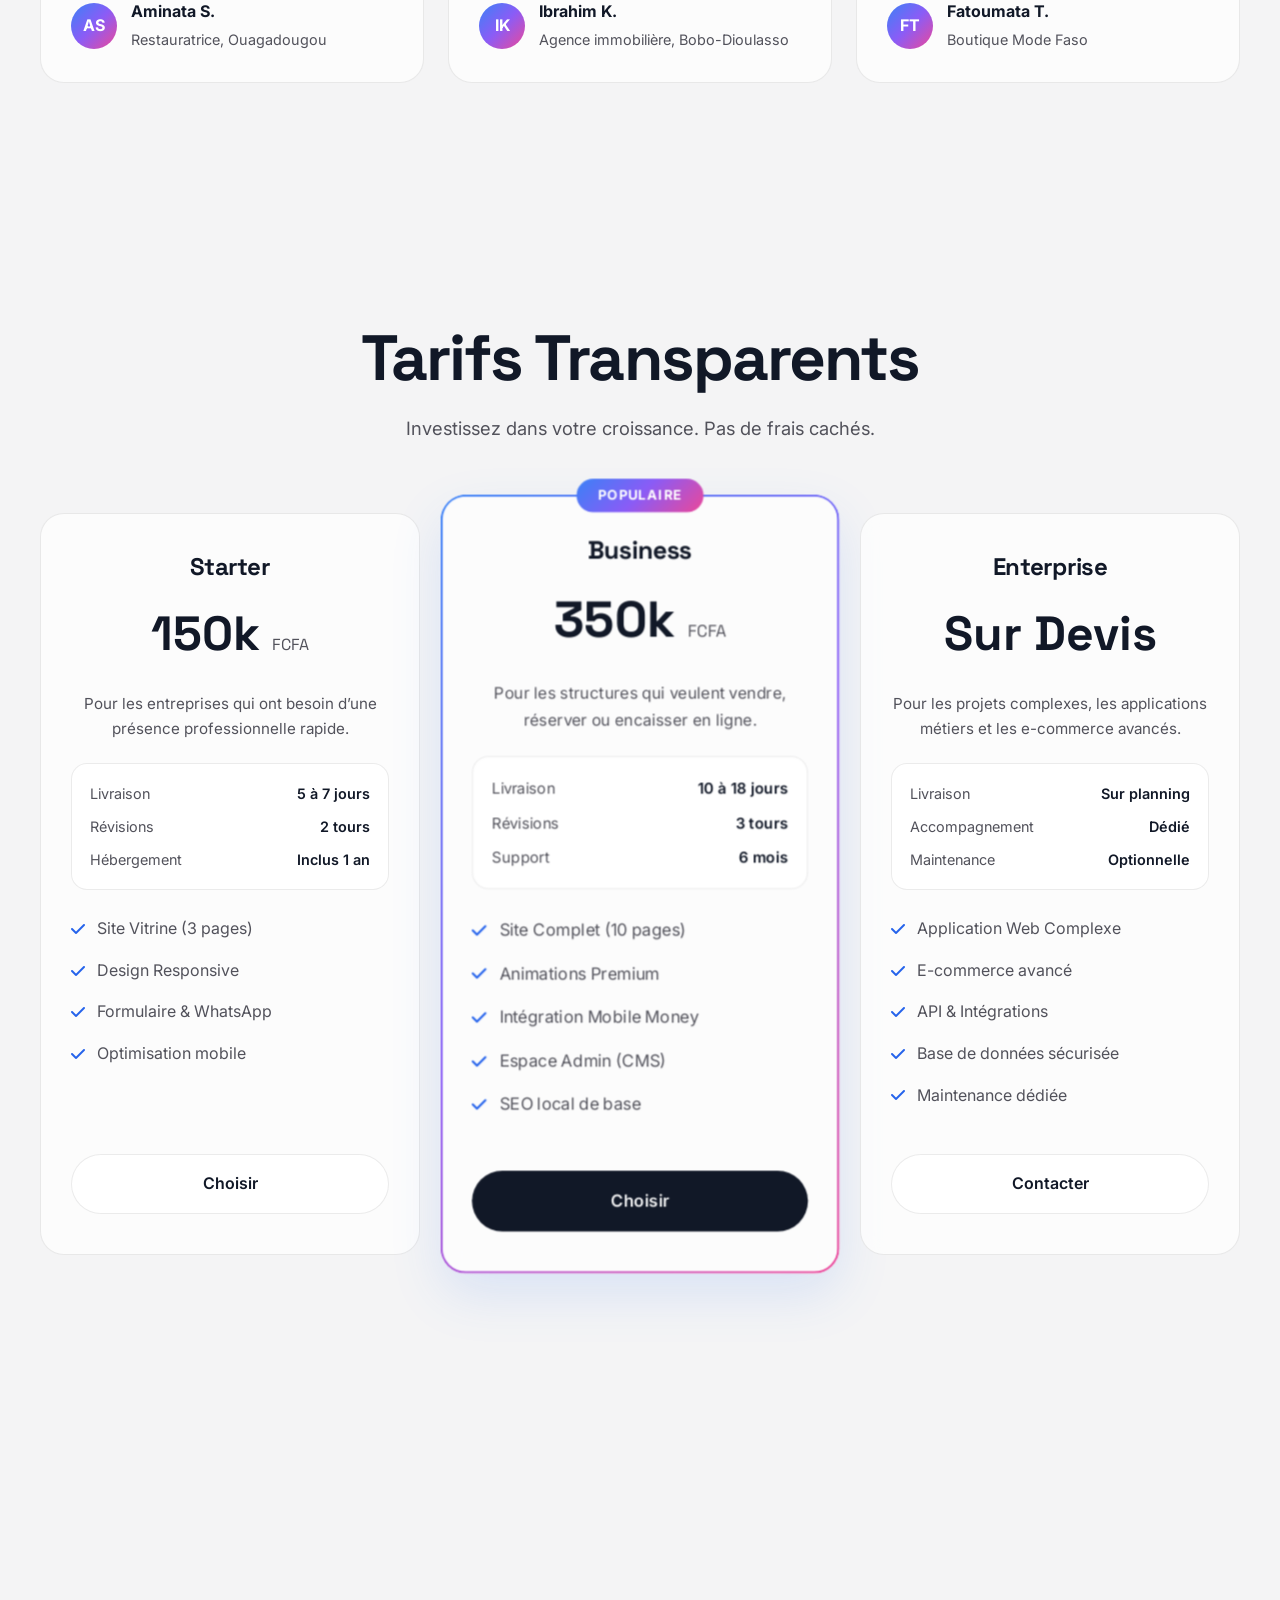
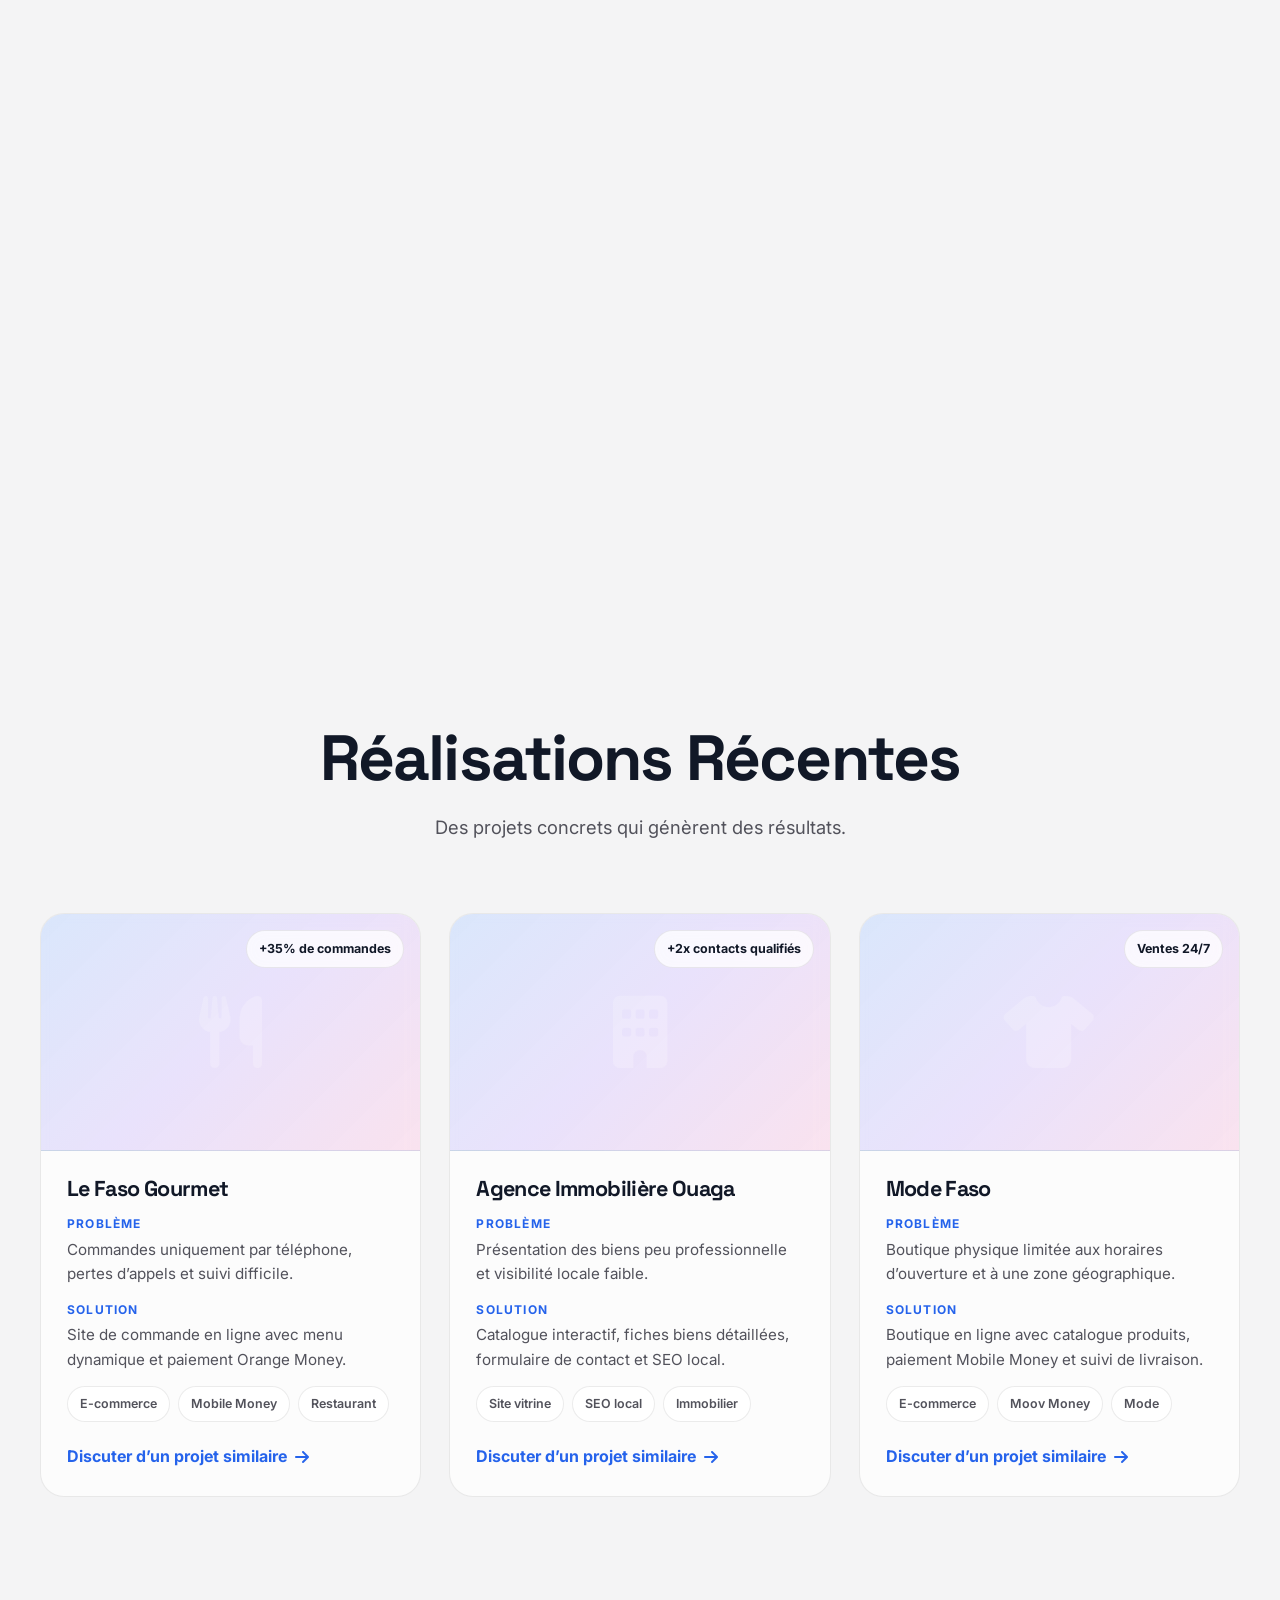
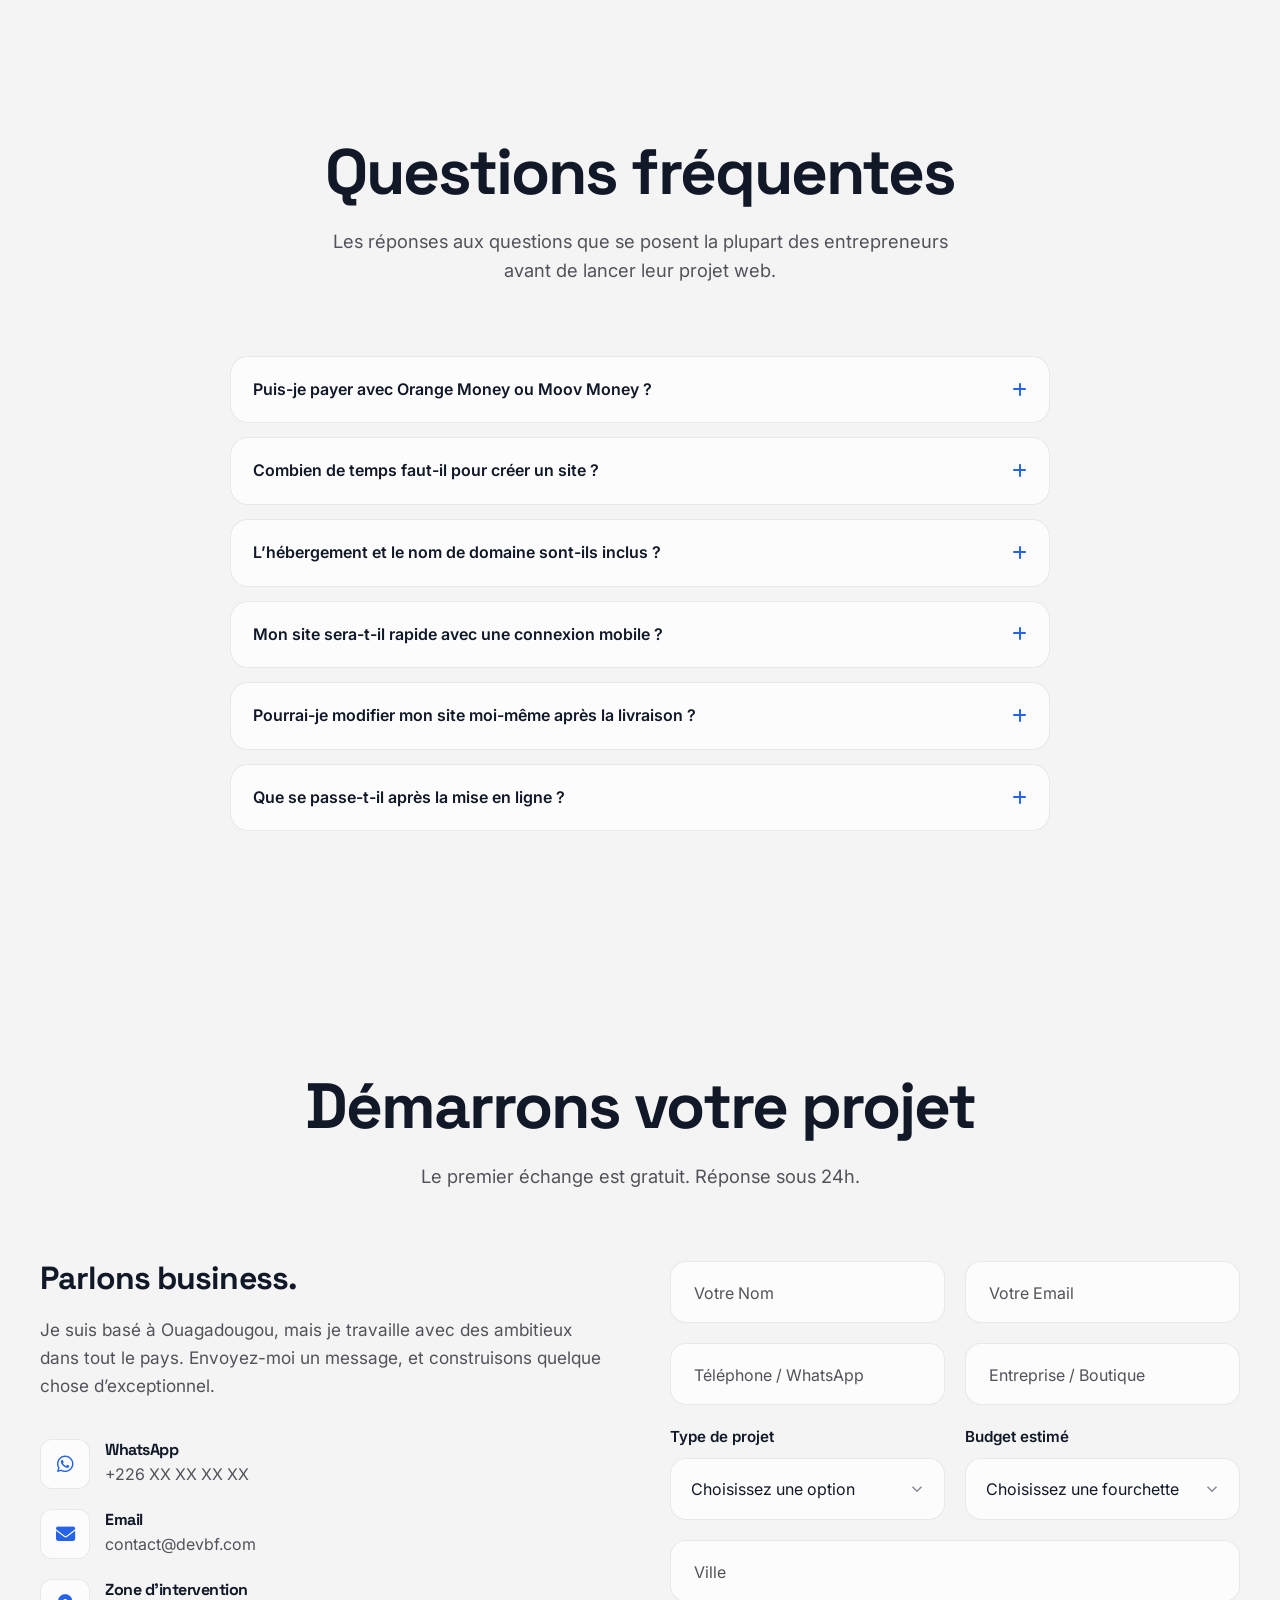
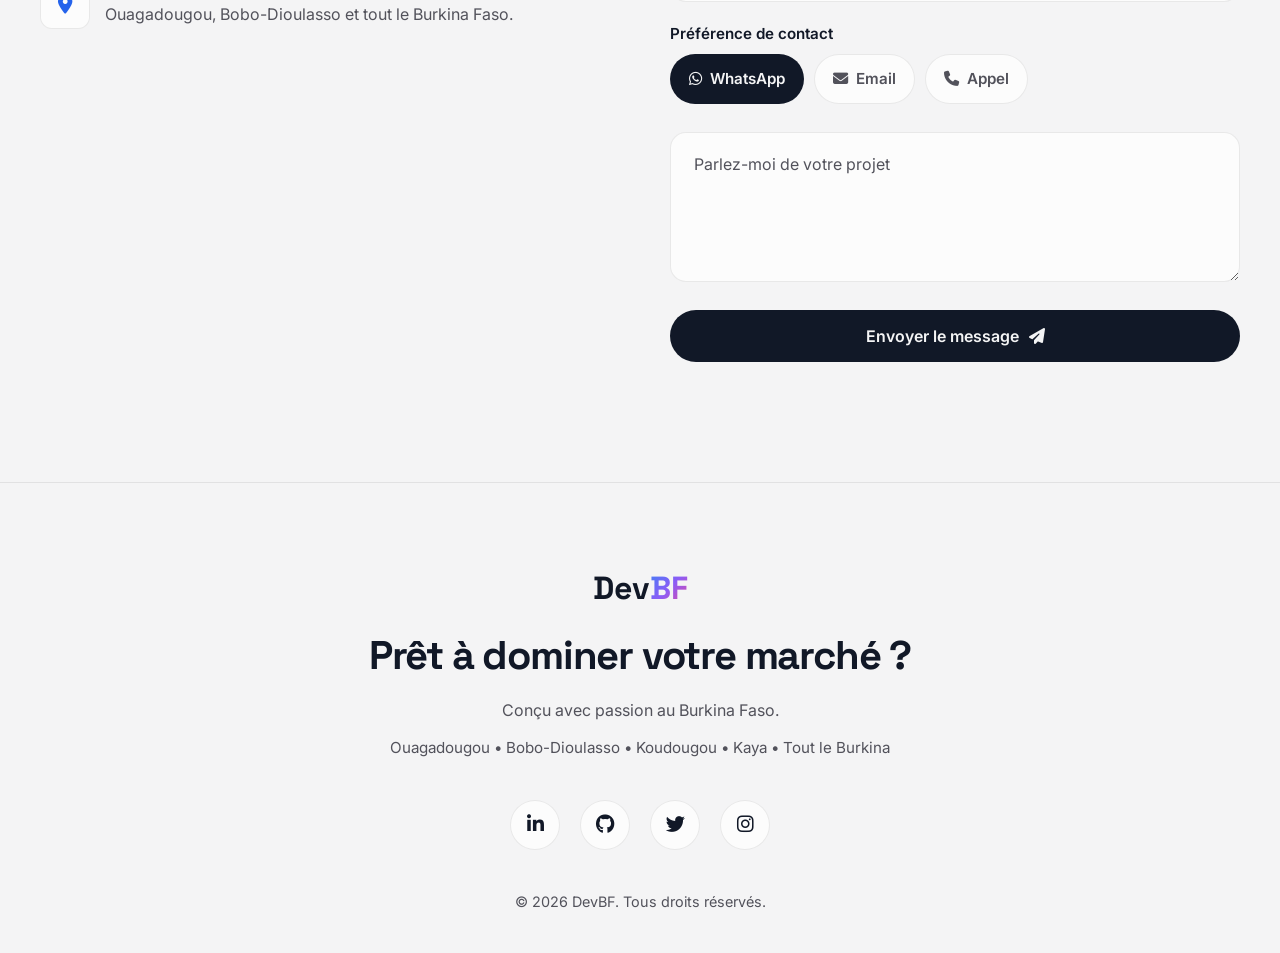
<file: archive/archivedevbf-v1-single-file.html>
<!DOCTYPE html>
<html lang="fr">
<head>
    <meta charset="UTF-8">
    <meta name="viewport" content="width=device-width, initial-scale=1.0">
    <title>DevBF | Développement Web Premium au Burkina Faso</title>
    <meta name="description" content="Agence de développement web au Burkina Faso. Création de sites vitrines, e-commerce avec Mobile Money et applications sur mesure à Ouagadougou, Bobo-Dioulasso et partout au Burkina.">
    <meta name="author" content="DevBF">
    <meta name="robots" content="index, follow">
    <meta name="theme-color" content="#030305">
    <link rel="canonical" href="https://devbf.com/">

    <!-- Open Graph -->
    <meta property="og:type" content="website">
    <meta property="og:url" content="https://devbf.com/">
    <meta property="og:title" content="DevBF | Développement Web Premium au Burkina Faso">
    <meta property="og:description" content="Sites web rapides, modernes et rentables pour entreprises burkinabè. E-commerce, Mobile Money, SEO local et applications sur mesure.">
    <meta property="og:image" content="https://devbf.com/og-devbf.jpg">
    <meta property="og:locale" content="fr_BF">

    <!-- Twitter Card -->
    <meta name="twitter:card" content="summary_large_image">
    <meta name="twitter:title" content="DevBF | Développement Web Premium au Burkina Faso">
    <meta name="twitter:description" content="Sites web rapides, modernes et rentables pour entreprises burkinabè.">
    <meta name="twitter:image" content="https://devbf.com/og-devbf.jpg">

    <!-- Favicon -->
    <link rel="icon" href="data:image/svg+xml,%3Csvg xmlns='http://www.w3.org/2000/svg' viewBox='0 0 100 100'%3E%3Cdefs%3E%3ClinearGradient id='g' x1='0' y1='0' x2='1' y2='1'%3E%3Cstop offset='0' stop-color='%233b82f6'/%3E%3Cstop offset='.5' stop-color='%238b5cf6'/%3E%3Cstop offset='1' stop-color='%23ec4899'/%3E%3C/linearGradient%3E%3C/defs%3E%3Crect width='100' height='100' rx='24' fill='%23030305'/%3E%3Ctext x='50' y='67' font-size='58' text-anchor='middle' font-family='Arial, sans-serif' font-weight='700' fill='url(%23g)'%3ED%3C/text%3E%3C/svg%3E" type="image/svg+xml">

    <!-- Fonts -->
    <link rel="preconnect" href="https://fonts.googleapis.com">
    <link rel="preconnect" href="https://fonts.gstatic.com" crossorigin>
    <link href="https://fonts.googleapis.com/css2?family=Inter:wght@300;400;500;600;700&family=Space+Grotesk:wght@500;600;700&display=swap" rel="stylesheet">

    <!-- Icons -->
    <link rel="stylesheet" href="https://cdnjs.cloudflare.com/ajax/libs/font-awesome/6.4.0/css/all.min.css">

    <!-- Structured Data -->
    <script type="application/ld+json">
    {
      "@context": "https://schema.org",
      "@type": "ProfessionalService",
      "name": "DevBF",
      "description": "Développement web premium au Burkina Faso : sites vitrines, e-commerce, Mobile Money, SEO local et applications sur mesure.",
      "url": "https://devbf.com",
      "telephone": "+226XXXXXXXX",
      "email": "contact@devbf.com",
      "areaServed": "Burkina Faso",
      "address": {
        "@type": "PostalAddress",
        "addressLocality": "Ouagadougou",
        "addressCountry": "BF"
      },
      "priceRange": "150000 FCFA - Sur devis"
    }
    </script>

    <style>
        /* ========================================= */
        /* 1. CORE VARIABLES & RESET                 */
        /* ========================================= */
        :root {
            color-scheme: dark;

            --bg: #030305;
            --surface: rgba(255, 255, 255, 0.03);
            --surface-hover: rgba(255, 255, 255, 0.06);
            --border: rgba(255, 255, 255, 0.08);
            --text-main: #ffffff;
            --text-muted: #888899;

            --accent-1: #3b82f6;
            --accent-2: #8b5cf6;
            --accent-3: #ec4899;
            --gradient-main: linear-gradient(135deg, var(--accent-1), var(--accent-2), var(--accent-3));

            --whatsapp: #25D366;
            --orange-money: #ff7900;
            --moov-money: #00a0e9;

            --radius: 24px;
            --transition: all 0.4s cubic-bezier(0.16, 1, 0.3, 1);

            --nav-bg: rgba(10, 10, 12, 0.6);
            --mobile-menu-bg: rgba(10, 10, 12, 0.95);

            --spot-border: rgba(255, 255, 255, 0.4);
            --spot-inner: rgba(255, 255, 255, 0.06);

            --btn-shadow: rgba(255, 255, 255, 0.18);
            --result-bg: rgba(0, 0, 0, 0.2);
        }

        body.light-mode {
            color-scheme: light;

            --bg: #f4f4f5;
            --surface: rgba(255, 255, 255, 0.7);
            --surface-hover: rgba(255, 255, 255, 0.95);
            --border: rgba(0, 0, 0, 0.08);
            --text-main: #111827;
            --text-muted: #52525b;

            --accent-1: #2563eb;
            --accent-2: #7c3aed;
            --accent-3: #db2777;

            --nav-bg: rgba(255, 255, 255, 0.72);
            --mobile-menu-bg: rgba(255, 255, 255, 0.96);

            --spot-border: rgba(0, 0, 0, 0.18);
            --spot-inner: rgba(0, 0, 0, 0.035);

            --btn-shadow: rgba(0, 0, 0, 0.12);
            --result-bg: rgba(255, 255, 255, 0.55);
        }

        * {
            margin: 0;
            padding: 0;
            box-sizing: border-box;
        }

        html {
            scroll-behavior: smooth;
            scroll-padding-top: 110px;
        }

        body {
            font-family: 'Inter', sans-serif;
            background-color: var(--bg);
            color: var(--text-main);
            line-height: 1.6;
            overflow-x: hidden;
            transition: background-color 0.5s ease, color 0.5s ease;
        }

        .sr-only {
            position: absolute;
            width: 1px;
            height: 1px;
            padding: 0;
            margin: -1px;
            overflow: hidden;
            clip: rect(0, 0, 0, 0);
            white-space: nowrap;
            border: 0;
        }

        .skip-link {
            position: absolute;
            top: -100px;
            left: 16px;
            z-index: 10001;
            background: var(--text-main);
            color: var(--bg);
            padding: 12px 18px;
            border-radius: 0 0 12px 12px;
            font-weight: 600;
            transition: top 0.3s ease;
        }

        .skip-link:focus {
            top: 0;
        }

        a,
        button,
        input,
        textarea,
        select {
            font-family: inherit;
        }

        a:focus-visible,
        button:focus-visible,
        input:focus-visible,
        textarea:focus-visible,
        select:focus-visible {
            outline: 2px solid var(--accent-1);
            outline-offset: 3px;
        }

        /* Animated Mesh Background */
        .mesh-bg {
            position: fixed;
            inset: 0;
            z-index: -1;
            overflow: hidden;
            pointer-events: none;
        }

        .blob {
            position: absolute;
            border-radius: 50%;
            filter: blur(100px);
            opacity: 0.4;
            will-change: transform;
            animation: float 20s infinite ease-in-out alternate;
        }

        .blob-1 {
            width: 50vw;
            height: 50vw;
            background: var(--accent-1);
            top: -10%;
            left: -10%;
            animation-delay: 0s;
        }

        .blob-2 {
            width: 40vw;
            height: 40vw;
            background: var(--accent-2);
            bottom: -10%;
            right: -10%;
            animation-delay: -5s;
        }

        .blob-3 {
            width: 30vw;
            height: 30vw;
            background: var(--accent-3);
            top: 40%;
            left: 40%;
            animation-delay: -10s;
            opacity: 0.2;
        }

        body.light-mode .blob {
            opacity: 0.22;
        }

        body.light-mode .blob-3 {
            opacity: 0.12;
        }

        @keyframes float {
            0% {
                transform: translate(0, 0) scale(1);
            }
            100% {
                transform: translate(30px, 50px) scale(1.1);
            }
        }

        ::-webkit-scrollbar {
            width: 8px;
        }

        ::-webkit-scrollbar-track {
            background: var(--bg);
        }

        ::-webkit-scrollbar-thumb {
            background: var(--border);
            border-radius: 4px;
        }

        h1, h2, h3, h4 {
            font-family: 'Space Grotesk', sans-serif;
            letter-spacing: -0.03em;
            line-height: 1.1;
        }

        a {
            text-decoration: none;
            color: inherit;
        }

        ul {
            list-style: none;
        }

        /* ========================================= */
        /* 2. NAVIGATION                             */
        /* ========================================= */
        nav {
            position: fixed;
            top: 20px;
            left: 50%;
            transform: translateX(-50%);
            width: 90%;
            max-width: 1040px;
            background: var(--nav-bg);
            backdrop-filter: blur(20px);
            -webkit-backdrop-filter: blur(20px);
            border: 1px solid var(--border);
            border-radius: 100px;
            padding: 12px 24px;
            display: flex;
            justify-content: space-between;
            align-items: center;
            z-index: 1000;
            transition: var(--transition);
        }

        .logo {
            font-family: 'Space Grotesk', sans-serif;
            font-size: 1.4rem;
            font-weight: 700;
        }

        .logo span {
            background: var(--gradient-main);
            -webkit-background-clip: text;
            background-clip: text;
            -webkit-text-fill-color: transparent;
            color: transparent;
        }

        .nav-links {
            display: flex;
            gap: 1.5rem;
            align-items: center;
        }

        .nav-links a {
            color: var(--text-muted);
            font-weight: 500;
            font-size: 0.95rem;
            transition: var(--transition);
        }

        .nav-links a:hover,
        .nav-links a.active {
            color: var(--text-main);
        }

        .menu-toggle {
            display: none;
            background: none;
            border: none;
            color: var(--text-main);
            font-size: 1.2rem;
            cursor: pointer;
        }

        .menu-toggle i {
            transition: transform 0.3s ease;
        }

        .theme-toggle {
            background: none;
            border: none;
            color: var(--text-muted);
            font-size: 1.1rem;
            cursor: pointer;
            transition: var(--transition);
        }

        .theme-toggle:hover {
            color: var(--text-main);
            transform: rotate(20deg);
        }

        /* ========================================= */
        /* 3. HERO SECTION                           */
        /* ========================================= */
        .hero {
            min-height: 100vh;
            display: flex;
            align-items: center;
            justify-content: center;
            padding: 150px 20px 100px;
            position: relative;
        }

        .hero-layout {
            width: 100%;
            max-width: 1200px;
            margin: 0 auto;
            display: grid;
            grid-template-columns: 1.05fr 0.95fr;
            gap: 60px;
            align-items: center;
        }

        .hero-copy {
            position: relative;
            z-index: 1;
        }

        .hero-badge {
            display: inline-flex;
            align-items: center;
            gap: 8px;
            background: var(--surface);
            border: 1px solid var(--border);
            padding: 8px 20px;
            border-radius: 100px;
            font-size: 0.85rem;
            font-weight: 500;
            color: var(--text-main);
            margin-bottom: 30px;
            backdrop-filter: blur(10px);
        }

        .hero-badge i {
            color: var(--accent-1);
        }

        .status-dot {
            font-size: 8px;
            animation: pulse 2s infinite ease-in-out;
        }

        @keyframes pulse {
            0%, 100% {
                opacity: 1;
                transform: scale(1);
            }
            50% {
                opacity: 0.45;
                transform: scale(0.82);
            }
        }

        .hero h1 {
            font-size: clamp(2.8rem, 6vw, 5rem);
            margin-bottom: 24px;
            font-weight: 700;
        }

        .rotator-wrapper {
            display: inline-block;
            position: relative;
            width: 12ch;
            max-width: 100%;
            height: 1.15em;
            vertical-align: bottom;
            overflow: hidden;
        }

        .rotator-word {
            position: absolute;
            left: 0;
            top: 0;
            width: 100%;
            background: var(--gradient-main);
            -webkit-background-clip: text;
            background-clip: text;
            -webkit-text-fill-color: transparent;
            color: transparent;
            opacity: 0;
            transform: translateY(100%);
            transition: all 0.6s cubic-bezier(0.16, 1, 0.3, 1);
        }

        .rotator-word.active {
            opacity: 1;
            transform: translateY(0);
        }

        .rotator-word.exit {
            opacity: 0;
            transform: translateY(-100%);
        }

        .hero p {
            font-size: 1.18rem;
            color: var(--text-muted);
            max-width: 600px;
            margin: 0 0 40px;
        }

        .btn-group {
            display: flex;
            gap: 16px;
            flex-wrap: wrap;
        }

        .btn {
            display: inline-flex;
            align-items: center;
            justify-content: center;
            gap: 10px;
            padding: 16px 32px;
            border-radius: 100px;
            font-weight: 600;
            font-size: 1rem;
            transition: var(--transition);
            border: none;
            cursor: pointer;
            position: relative;
            overflow: hidden;
        }

        .btn-block {
            width: 100%;
        }

        .btn-primary {
            background: var(--text-main);
            color: var(--bg);
        }

        .btn-primary:hover {
            transform: translateY(-3px);
            box-shadow: 0 10px 30px var(--btn-shadow);
        }

        .btn-secondary {
            background: var(--surface);
            color: var(--text-main);
            border: 1px solid var(--border);
            backdrop-filter: blur(10px);
        }

        .btn-secondary:hover {
            background: var(--surface-hover);
            transform: translateY(-3px);
        }

        .btn-whatsapp {
            background: rgba(37, 211, 102, 0.12);
            color: var(--whatsapp);
            border: 1px solid rgba(37, 211, 102, 0.35);
        }

        .btn-whatsapp:hover {
            background: rgba(37, 211, 102, 0.18);
            transform: translateY(-2px);
        }

        /* Hero Visual Mockup */
        .hero-visual {
            position: relative;
            width: 100%;
            max-width: 560px;
            aspect-ratio: 16 / 11;
            justify-self: end;
        }

        .browser {
            position: absolute;
            inset: 0;
            background: var(--surface);
            border: 1px solid var(--border);
            border-radius: 24px;
            box-shadow: 0 30px 80px rgba(0, 0, 0, 0.35);
            overflow: hidden;
            backdrop-filter: blur(18px);
            -webkit-backdrop-filter: blur(18px);
        }

        body.light-mode .browser {
            box-shadow: 0 30px 80px rgba(0, 0, 0, 0.12);
        }

        .browser-bar {
            height: 42px;
            display: flex;
            align-items: center;
            gap: 8px;
            padding: 0 16px;
            border-bottom: 1px solid var(--border);
            background: rgba(255, 255, 255, 0.04);
        }

        body.light-mode .browser-bar {
            background: rgba(0, 0, 0, 0.03);
        }

        .dot {
            width: 10px;
            height: 10px;
            border-radius: 50%;
            flex-shrink: 0;
        }

        .dot-red { background: #ff5f57; }
        .dot-yellow { background: #febc2e; }
        .dot-green { background: #28c840; }

        .browser-url {
            margin-left: 10px;
            height: 24px;
            flex: 1;
            border-radius: 999px;
            background: var(--bg);
            border: 1px solid var(--border);
            display: flex;
            align-items: center;
            padding: 0 12px;
            color: var(--text-muted);
            font-size: 0.75rem;
            gap: 8px;
            overflow: hidden;
            white-space: nowrap;
        }

        .browser-body {
            padding: 22px;
            display: grid;
            gap: 16px;
        }

        .mock-nav {
            display: flex;
            justify-content: space-between;
            align-items: center;
        }

        .mock-logo {
            width: 80px;
            height: 10px;
            border-radius: 999px;
            background: var(--gradient-main);
        }

        .mock-links {
            display: flex;
            gap: 8px;
        }

        .mock-link {
            width: 38px;
            height: 8px;
            border-radius: 999px;
            background: var(--border);
        }

        .mock-hero {
            border-radius: 18px;
            padding: 22px;
            background: linear-gradient(
                135deg,
                rgba(59, 130, 246, 0.18),
                rgba(139, 92, 246, 0.16),
                rgba(236, 72, 153, 0.14)
            );
            border: 1px solid var(--border);
            display: grid;
            gap: 12px;
        }

        .mock-title {
            width: 75%;
            height: 14px;
            border-radius: 999px;
            background: var(--text-main);
            opacity: 0.9;
        }

        .mock-title.short {
            width: 45%;
        }

        .mock-text {
            width: 90%;
            height: 8px;
            border-radius: 999px;
            background: var(--text-muted);
            opacity: 0.45;
        }

        .mock-btn-row {
            display: flex;
            gap: 10px;
            margin-top: 4px;
            flex-wrap: wrap;
        }

        .mock-btn {
            height: 30px;
            border-radius: 999px;
            padding: 0 16px;
            display: inline-flex;
            align-items: center;
            justify-content: center;
            font-size: 0.7rem;
            font-weight: 700;
        }

        .mock-btn.primary {
            background: var(--text-main);
            color: var(--bg);
        }

        .mock-btn.money {
            background: var(--orange-money);
            color: white;
            box-shadow: 0 0 18px rgba(255, 121, 0, 0.28);
        }

        .mock-cards {
            display: grid;
            grid-template-columns: repeat(3, 1fr);
            gap: 10px;
        }

        .mock-card {
            height: 70px;
            border-radius: 14px;
            background: var(--surface-hover);
            border: 1px solid var(--border);
        }

        .phone {
            position: absolute;
            right: -24px;
            bottom: -34px;
            width: 160px;
            height: 310px;
            border-radius: 34px;
            background: #0b0b10;
            border: 1px solid rgba(255, 255, 255, 0.16);
            box-shadow: 0 24px 60px rgba(0, 0, 0, 0.45);
            padding: 10px;
            animation: phoneFloat 6s ease-in-out infinite;
        }

        body.light-mode .phone {
            background: #111827;
            border-color: rgba(0, 0, 0, 0.16);
            box-shadow: 0 24px 60px rgba(0, 0, 0, 0.18);
        }

        .phone-notch {
            width: 60px;
            height: 6px;
            border-radius: 999px;
            background: rgba(255, 255, 255, 0.2);
            margin: 0 auto 10px;
        }

        .phone-screen {
            height: calc(100% - 16px);
            border-radius: 26px;
            background: linear-gradient(180deg, rgba(255, 255, 255, 0.08), rgba(255, 255, 255, 0.02));
            border: 1px solid rgba(255, 255, 255, 0.08);
            padding: 14px;
            display: flex;
            flex-direction: column;
            gap: 10px;
            color: white;
        }

        .phone-title {
            font-size: 0.72rem;
            font-weight: 700;
        }

        .phone-item {
            height: 34px;
            border-radius: 12px;
            background: rgba(255, 255, 255, 0.08);
            border: 1px solid rgba(255, 255, 255, 0.08);
        }

        .phone-pay {
            margin-top: auto;
            height: 36px;
            border-radius: 999px;
            background: var(--orange-money);
            display: flex;
            align-items: center;
            justify-content: center;
            font-size: 0.72rem;
            font-weight: 800;
            color: white;
            box-shadow: 0 0 20px rgba(255, 121, 0, 0.35);
        }

        @keyframes phoneFloat {
            0%, 100% {
                transform: translateY(0) rotate(0deg);
            }
            50% {
                transform: translateY(-10px) rotate(-1deg);
            }
        }

        /* ========================================= */
        /* 4. SECTIONS & BENTO GRID                  */
        /* ========================================= */
        .section {
            padding: 120px 20px;
            position: relative;
        }

        .container {
            max-width: 1200px;
            margin: 0 auto;
        }

        .section-header {
            text-align: center;
            margin-bottom: 70px;
        }

        .section-header h2 {
            font-size: clamp(2.5rem, 5vw, 4rem);
            margin-bottom: 20px;
        }

        .section-header p {
            color: var(--text-muted);
            font-size: 1.15rem;
            max-width: 650px;
            margin: 0 auto;
        }

        .bento-grid {
            display: grid;
            grid-template-columns: repeat(4, 1fr);
            grid-auto-rows: minmax(200px, auto);
            gap: 20px;
        }

        .bento-card {
            background: var(--surface);
            border: 1px solid var(--border);
            border-radius: var(--radius);
            padding: 30px;
            transition: var(--transition);
            position: relative;
            overflow: hidden;
            backdrop-filter: blur(10px);
            display: flex;
            flex-direction: column;
            justify-content: space-between;

            --mouse-x: 50%;
            --mouse-y: 50%;
        }

        .bento-card::before {
            content: "";
            position: absolute;
            inset: 0;
            border-radius: var(--radius);
            padding: 1px;
            background: radial-gradient(
                600px circle at var(--mouse-x) var(--mouse-y),
                var(--spot-border),
                transparent 40%
            );
            -webkit-mask: linear-gradient(#fff 0 0) content-box, linear-gradient(#fff 0 0);
            mask: linear-gradient(#fff 0 0) content-box, linear-gradient(#fff 0 0);
            -webkit-mask-composite: xor;
            mask-composite: exclude;
            opacity: 0;
            transition: opacity 0.5s;
            pointer-events: none;
        }

        .bento-card::after {
            content: "";
            position: absolute;
            inset: 0;
            border-radius: var(--radius);
            background: radial-gradient(
                400px circle at var(--mouse-x) var(--mouse-y),
                var(--spot-inner),
                transparent 40%
            );
            opacity: 0;
            transition: opacity 0.5s;
            pointer-events: none;
        }

        .bento-card:hover::before,
        .bento-card:hover::after {
            opacity: 1;
        }

        .bento-card:hover {
            transform: translateY(-5px);
        }

        .bento-large {
            grid-column: span 2;
            grid-row: span 2;
        }

        .bento-wide {
            grid-column: span 2;
        }

        .bento-card .icon-box {
            width: 50px;
            height: 50px;
            background: var(--gradient-main);
            border-radius: 14px;
            display: flex;
            align-items: center;
            justify-content: center;
            font-size: 1.5rem;
            color: white;
            margin-bottom: 20px;
        }

        .bento-card h3 {
            font-size: 1.4rem;
            margin-bottom: 10px;
        }

        .bento-card p {
            color: var(--text-muted);
            font-size: 1rem;
        }

        .bento-card .bg-icon {
            position: absolute;
            right: -20px;
            bottom: -20px;
            font-size: 10rem;
            color: var(--text-main);
            opacity: 0.03;
            transition: var(--transition);
            pointer-events: none;
        }

        .bento-card:hover .bg-icon {
            transform: scale(1.1) rotate(10deg);
            opacity: 0.06;
        }

        /* ========================================= */
        /* 5. PROOF, PROCESS & TESTIMONIALS          */
        /* ========================================= */
        .stats-bar {
            display: grid;
            grid-template-columns: repeat(4, minmax(0, 1fr));
            gap: 20px;
            margin-bottom: 80px;
        }

        .stat-card {
            background: var(--surface);
            border: 1px solid var(--border);
            border-radius: 20px;
            padding: 28px 22px;
            text-align: center;
            backdrop-filter: blur(10px);
            transition: var(--transition);
        }

        .stat-card:hover {
            transform: translateY(-5px);
            background: var(--surface-hover);
        }

        .stat-number {
            font-family: 'Space Grotesk', sans-serif;
            font-weight: 700;
            font-size: clamp(2.2rem, 4vw, 3.2rem);
            line-height: 1;
            background: var(--gradient-main);
            -webkit-background-clip: text;
            background-clip: text;
            -webkit-text-fill-color: transparent;
            color: transparent;
            margin-bottom: 8px;
        }

        .stat-label {
            color: var(--text-muted);
            font-weight: 500;
        }

        .process-grid {
            display: grid;
            grid-template-columns: repeat(4, minmax(0, 1fr));
            gap: 20px;
            margin-bottom: 80px;
        }

        .process-step {
            background: var(--surface);
            border: 1px solid var(--border);
            border-radius: var(--radius);
            padding: 30px 24px;
            backdrop-filter: blur(10px);
            transition: var(--transition);
            position: relative;
            overflow: hidden;
        }

        .process-step:hover {
            transform: translateY(-5px);
            background: var(--surface-hover);
        }

        .step-number {
            width: 42px;
            height: 42px;
            border-radius: 14px;
            background: var(--surface-hover);
            border: 1px solid var(--border);
            display: inline-flex;
            align-items: center;
            justify-content: center;
            font-family: 'Space Grotesk', sans-serif;
            font-weight: 700;
            color: var(--accent-1);
            margin-bottom: 18px;
        }

        .process-step h3 {
            font-size: 1.15rem;
            margin-bottom: 10px;
        }

        .process-step p {
            color: var(--text-muted);
            font-size: 0.95rem;
        }

        .testimonial-grid {
            display: grid;
            grid-template-columns: repeat(3, minmax(0, 1fr));
            gap: 24px;
        }

        .testimonial-card {
            background: var(--surface);
            border: 1px solid var(--border);
            border-radius: var(--radius);
            padding: 30px;
            backdrop-filter: blur(10px);
            transition: var(--transition);
            display: flex;
            flex-direction: column;
            justify-content: space-between;
        }

        .testimonial-card:hover {
            transform: translateY(-5px);
            background: var(--surface-hover);
        }

        .stars {
            color: #fbbf24;
            letter-spacing: 2px;
            margin-bottom: 18px;
            font-size: 1rem;
        }

        .quote {
            font-size: 1.02rem;
            line-height: 1.65;
            margin-bottom: 24px;
            color: var(--text-main);
        }

        .author {
            display: flex;
            align-items: center;
            gap: 14px;
        }

        .avatar {
            width: 46px;
            height: 46px;
            border-radius: 50%;
            background: var(--gradient-main);
            color: white;
            display: flex;
            align-items: center;
            justify-content: center;
            font-weight: 700;
            flex-shrink: 0;
        }

        .author strong {
            display: block;
            margin-bottom: 2px;
        }

        .author span {
            color: var(--text-muted);
            font-size: 0.9rem;
        }

        /* ========================================= */
        /* 6. PRICING                                */
        /* ========================================= */
        .pricing-grid {
            display: grid;
            grid-template-columns: repeat(auto-fit, minmax(300px, 1fr));
            gap: 30px;
        }

        .pricing-card {
            background: var(--surface);
            border: 1px solid var(--border);
            border-radius: var(--radius);
            padding: 40px 30px;
            transition: var(--transition);
            position: relative;
            backdrop-filter: blur(10px);
            display: flex;
            flex-direction: column;
        }

        .pricing-card:hover {
            transform: translateY(-5px);
        }

        .pricing-card.featured {
            border: none;
            background: var(--surface);
            transform: scale(1.05);
            box-shadow: 0 20px 50px rgba(59, 130, 246, 0.15);
        }

        .pricing-card.featured::before {
            content: '';
            position: absolute;
            inset: 0;
            border-radius: var(--radius);
            padding: 2px;
            background: var(--gradient-main);
            -webkit-mask: linear-gradient(#fff 0 0) content-box, linear-gradient(#fff 0 0);
            mask: linear-gradient(#fff 0 0) content-box, linear-gradient(#fff 0 0);
            -webkit-mask-composite: xor;
            mask-composite: exclude;
            pointer-events: none;
        }

        .pricing-badge {
            position: absolute;
            top: -15px;
            left: 50%;
            transform: translateX(-50%);
            background: var(--gradient-main);
            color: white;
            padding: 6px 20px;
            border-radius: 100px;
            font-size: 0.8rem;
            font-weight: 700;
            text-transform: uppercase;
            letter-spacing: 1px;
            z-index: 1;
        }

        .pricing-header {
            text-align: center;
            margin-bottom: 20px;
        }

        .pricing-header h3 {
            font-size: 1.5rem;
            margin-bottom: 15px;
        }

        .pricing-price {
            font-size: 3rem;
            font-weight: 700;
            font-family: 'Space Grotesk', sans-serif;
        }

        .pricing-price span {
            font-size: 1rem;
            color: var(--text-muted);
            font-weight: 400;
        }

        .plan-audience {
            color: var(--text-muted);
            font-size: 0.95rem;
            text-align: center;
            margin-bottom: 22px;
        }

        .pricing-meta {
            display: grid;
            gap: 10px;
            margin: 0 0 26px;
            padding: 18px;
            border-radius: 16px;
            background: var(--surface-hover);
            border: 1px solid var(--border);
        }

        .pricing-meta div {
            display: flex;
            justify-content: space-between;
            gap: 12px;
            font-size: 0.9rem;
            color: var(--text-muted);
        }

        .pricing-meta strong {
            color: var(--text-main);
            font-weight: 600;
            text-align: right;
        }

        .pricing-features {
            margin-bottom: 30px;
            flex: 1;
        }

        .pricing-features li {
            display: flex;
            align-items: center;
            gap: 12px;
            margin-bottom: 16px;
            color: var(--text-muted);
        }

        .pricing-features li i {
            color: var(--accent-1);
        }

        /* ========================================= */
        /* 7. ROI CALCULATOR                         */
        /* ========================================= */
        .calculator-container {
            background: var(--surface);
            border: 1px solid var(--border);
            border-radius: 30px;
            padding: 50px;
            max-width: 900px;
            margin: 0 auto;
            backdrop-filter: blur(20px);
            position: relative;
            overflow: hidden;
        }

        .calc-grid {
            display: grid;
            grid-template-columns: 1fr 1fr;
            gap: 50px;
            position: relative;
            z-index: 1;
        }

        .calc-input-group {
            margin-bottom: 30px;
        }

        .calc-input-group label {
            display: flex;
            justify-content: space-between;
            margin-bottom: 15px;
            font-weight: 500;
            font-size: 1.1rem;
        }

        .calc-input-group label span {
            color: var(--accent-1);
            font-family: 'Space Grotesk', sans-serif;
            font-weight: 700;
        }

        input[type=range] {
            -webkit-appearance: none;
            appearance: none;
            width: 100%;
            background: transparent;
        }

        input[type=range]:focus {
            outline: none;
        }

        input[type=range]::-webkit-slider-runnable-track {
            width: 100%;
            height: 6px;
            background: var(--border);
            border-radius: 3px;
        }

        input[type=range]::-webkit-slider-thumb {
            -webkit-appearance: none;
            appearance: none;
            height: 24px;
            width: 24px;
            border-radius: 50%;
            background: var(--text-main);
            cursor: pointer;
            margin-top: -9px;
            box-shadow: 0 0 15px var(--accent-1);
            transition: transform 0.2s;
        }

        input[type=range]::-webkit-slider-thumb:hover {
            transform: scale(1.2);
        }

        input[type=range]::-moz-range-track {
            width: 100%;
            height: 6px;
            background: var(--border);
            border-radius: 3px;
        }

        input[type=range]::-moz-range-thumb {
            height: 24px;
            width: 24px;
            border: none;
            border-radius: 50%;
            background: var(--text-main);
            cursor: pointer;
            box-shadow: 0 0 15px var(--accent-1);
            transition: transform 0.2s;
        }

        input[type=range]::-moz-range-thumb:hover {
            transform: scale(1.2);
        }

        .calc-result {
            display: flex;
            flex-direction: column;
            justify-content: center;
            align-items: center;
            background: var(--result-bg);
            border-radius: 20px;
            padding: 40px;
            text-align: center;
            border: 1px solid var(--border);
        }

        .calc-result p {
            color: var(--text-muted);
            margin-bottom: 10px;
            font-size: 0.9rem;
            text-transform: uppercase;
            letter-spacing: 2px;
        }

        .calc-result h3 {
            font-size: 3.2rem;
            background: var(--gradient-main);
            -webkit-background-clip: text;
            background-clip: text;
            -webkit-text-fill-color: transparent;
            color: transparent;
            margin-bottom: 10px;
        }

        .calc-note {
            color: var(--text-muted);
        }

        /* ========================================= */
        /* 8. PORTFOLIO CASE STUDIES                 */
        /* ========================================= */
        .case-grid {
            display: grid;
            grid-template-columns: repeat(auto-fit, minmax(330px, 1fr));
            gap: 28px;
        }

        .case-card {
            background: var(--surface);
            border: 1px solid var(--border);
            border-radius: var(--radius);
            overflow: hidden;
            transition: var(--transition);
            backdrop-filter: blur(10px);
            display: flex;
            flex-direction: column;
        }

        .case-card:hover {
            transform: translateY(-8px);
            background: var(--surface-hover);
        }

        .case-media {
            position: relative;
            aspect-ratio: 16 / 10;
            background: linear-gradient(
                135deg,
                rgba(59, 130, 246, 0.18),
                rgba(139, 92, 246, 0.16),
                rgba(236, 72, 153, 0.14)
            );
            display: flex;
            align-items: center;
            justify-content: center;
            overflow: hidden;
            border-bottom: 1px solid var(--border);
        }

        .case-media i {
            font-size: 4.5rem;
            color: white;
            opacity: 0.18;
            transition: var(--transition);
        }

        .case-card:hover .case-media i {
            opacity: 0.32;
            transform: scale(1.08);
        }

        .case-result {
            position: absolute;
            top: 16px;
            right: 16px;
            background: rgba(0, 0, 0, 0.55);
            color: white;
            border: 1px solid rgba(255, 255, 255, 0.16);
            padding: 8px 12px;
            border-radius: 999px;
            font-size: 0.78rem;
            font-weight: 700;
            backdrop-filter: blur(10px);
        }

        body.light-mode .case-result {
            background: rgba(255, 255, 255, 0.78);
            color: var(--text-main);
            border-color: var(--border);
        }

        .case-body {
            padding: 26px;
            display: flex;
            flex-direction: column;
            gap: 14px;
            flex: 1;
        }

        .case-body h3 {
            font-size: 1.35rem;
        }

        .case-line {
            display: grid;
            gap: 4px;
        }

        .case-label {
            font-size: 0.75rem;
            text-transform: uppercase;
            letter-spacing: 1.2px;
            color: var(--accent-1);
            font-weight: 700;
        }

        .case-line p {
            color: var(--text-muted);
            font-size: 0.95rem;
        }

        .case-tags {
            display: flex;
            flex-wrap: wrap;
            gap: 8px;
            margin-top: auto;
        }

        .tag {
            padding: 7px 12px;
            border-radius: 999px;
            background: var(--surface-hover);
            border: 1px solid var(--border);
            color: var(--text-muted);
            font-size: 0.78rem;
            font-weight: 600;
        }

        .case-cta {
            margin-top: 8px;
            display: inline-flex;
            align-items: center;
            gap: 8px;
            color: var(--accent-1);
            font-weight: 700;
            transition: var(--transition);
        }

        .case-cta:hover {
            gap: 12px;
        }

        /* ========================================= */
        /* 9. FAQ                                    */
        /* ========================================= */
        .faq-list {
            max-width: 820px;
            margin: 0 auto;
            display: grid;
            gap: 14px;
        }

        .faq-item {
            background: var(--surface);
            border: 1px solid var(--border);
            border-radius: 18px;
            overflow: hidden;
            backdrop-filter: blur(10px);
            transition: var(--transition);
        }

        .faq-item:hover {
            background: var(--surface-hover);
        }

        .faq-item summary {
            list-style: none;
            cursor: pointer;
            padding: 20px 22px;
            display: flex;
            justify-content: space-between;
            align-items: center;
            gap: 16px;
            font-weight: 600;
            color: var(--text-main);
        }

        .faq-item summary::-webkit-details-marker {
            display: none;
        }

        .faq-icon {
            color: var(--accent-1);
            transition: transform 0.3s ease;
            flex-shrink: 0;
        }

        .faq-item[open] .faq-icon {
            transform: rotate(45deg);
        }

        .faq-answer {
            padding: 0 22px 22px;
            color: var(--text-muted);
            line-height: 1.7;
        }

        /* ========================================= */
        /* 10. CONTACT                               */
        /* ========================================= */
        .contact-grid {
            display: grid;
            grid-template-columns: 1fr 1fr;
            gap: 60px;
        }

        .contact-info h3 {
            font-size: 2rem;
            margin-bottom: 20px;
        }

        .contact-info > p {
            color: var(--text-muted);
            font-size: 1.08rem;
            margin-bottom: 40px;
        }

        .contact-list {
            display: flex;
            flex-direction: column;
            gap: 20px;
        }

        .contact-item {
            display: flex;
            align-items: center;
            gap: 15px;
        }

        .contact-icon {
            width: 50px;
            height: 50px;
            background: var(--surface);
            border: 1px solid var(--border);
            border-radius: 12px;
            display: flex;
            align-items: center;
            justify-content: center;
            color: var(--accent-1);
            font-size: 1.2rem;
            flex-shrink: 0;
        }

        .contact-item h4 {
            margin-bottom: 4px;
        }

        .contact-item p,
        .contact-item a {
            color: var(--text-muted);
            margin: 0;
            transition: var(--transition);
        }

        .contact-item a:hover {
            color: var(--accent-1);
        }

        .contact-form {
            display: flex;
            flex-direction: column;
            gap: 20px;
        }

        .form-row {
            display: grid;
            grid-template-columns: 1fr 1fr;
            gap: 20px;
        }

        .form-group {
            position: relative;
        }

        .form-group input,
        .form-group textarea,
        .form-group select {
            width: 100%;
            padding: 20px;
            background: var(--surface);
            border: 1px solid var(--border);
            border-radius: 16px;
            color: var(--text-main);
            font-family: 'Inter', sans-serif;
            font-size: 1rem;
            transition: var(--transition);
            outline: none;
            backdrop-filter: blur(10px);
        }

        .form-group textarea {
            resize: vertical;
            min-height: 150px;
        }

        .form-group select {
            appearance: none;
            background-image: url("data:image/svg+xml,%3Csvg xmlns='http://www.w3.org/2000/svg' viewBox='0 0 24 24' fill='none' stroke='%23888899' stroke-width='2'%3E%3Cpath d='M6 9l6 6 6-6'/%3E%3C/svg%3E");
            background-repeat: no-repeat;
            background-position: right 18px center;
            background-size: 18px;
            padding-right: 48px;
        }

        .form-group select option {
            background: var(--bg);
            color: var(--text-main);
        }

        .form-group input::placeholder,
        .form-group textarea::placeholder {
            color: transparent;
        }

        .form-group input:focus,
        .form-group textarea:focus,
        .form-group select:focus {
            border-color: var(--accent-1);
            box-shadow: 0 0 0 4px rgba(59, 130, 246, 0.1);
        }

        .form-group label {
            position: absolute;
            left: 20px;
            top: 20px;
            color: var(--text-muted);
            pointer-events: none;
            transition: var(--transition);
            background: transparent;
            padding: 0 4px;
        }

        .form-group input:focus ~ label,
        .form-group input:not(:placeholder-shown) ~ label,
        .form-group textarea:focus ~ label,
        .form-group textarea:not(:placeholder-shown) ~ label {
            top: -10px;
            font-size: 0.8rem;
            color: var(--accent-1);
            background: var(--bg);
        }

        .form-group.select-group label,
        .form-group.static-label label {
            position: static;
            display: block;
            margin-bottom: 8px;
            color: var(--text-main);
            font-weight: 600;
            background: transparent;
            padding: 0;
            font-size: 0.95rem;
        }

        .choice-group {
            display: flex;
            flex-wrap: wrap;
            gap: 10px;
        }

        .choice {
            position: relative;
        }

        .choice input {
            position: absolute;
            inset: 0;
            opacity: 0;
            cursor: pointer;
        }

        .choice span {
            display: inline-flex;
            align-items: center;
            gap: 8px;
            padding: 12px 18px;
            border-radius: 999px;
            border: 1px solid var(--border);
            background: var(--surface);
            color: var(--text-muted);
            font-weight: 600;
            transition: var(--transition);
        }

        .choice input:checked + span {
            background: var(--text-main);
            color: var(--bg);
            border-color: transparent;
        }

        .choice input:focus-visible + span {
            outline: 2px solid var(--accent-1);
            outline-offset: 3px;
        }

        /* ========================================= */
        /* 11. FOOTER, WHATSAPP, TOAST, MOBILE CTA   */
        /* ========================================= */
        footer {
            background: var(--bg);
            border-top: 1px solid var(--border);
            padding: 80px 20px 40px;
            text-align: center;
        }

        .footer-content {
            max-width: 650px;
            margin: 0 auto;
        }

        .footer-content .logo {
            font-size: 2rem;
        }

        .footer-title {
            font-size: 2.5rem;
            margin: 20px 0;
        }

        .footer-tagline,
        .footer-copy,
        .footer-areas {
            color: var(--text-muted);
        }

        .footer-areas {
            margin-top: 12px;
            font-size: 0.95rem;
        }

        .footer-copy {
            margin-top: 40px;
            font-size: 0.9rem;
        }

        .social-links {
            display: flex;
            justify-content: center;
            gap: 20px;
            margin-top: 40px;
        }

        .social-links a {
            width: 50px;
            height: 50px;
            border-radius: 50%;
            background: var(--surface);
            border: 1px solid var(--border);
            display: flex;
            align-items: center;
            justify-content: center;
            transition: var(--transition);
            font-size: 1.2rem;
        }

        .social-links a:hover {
            background: var(--text-main);
            color: var(--bg);
            transform: translateY(-5px);
        }

        .whatsapp-float {
            position: fixed;
            bottom: 30px;
            right: 30px;
            width: 65px;
            height: 65px;
            background: var(--whatsapp);
            color: white;
            border-radius: 50%;
            display: flex;
            align-items: center;
            justify-content: center;
            font-size: 2rem;
            box-shadow: 0 10px 30px rgba(37, 211, 102, 0.4);
            z-index: 999;
            transition: transform 0.3s ease;
            text-decoration: none;
        }

        .whatsapp-float:hover {
            transform: scale(1.1) rotate(10deg);
        }

        .toast {
            position: fixed;
            bottom: 30px;
            left: 50%;
            transform: translate(-50%, 120px);
            background: var(--text-main);
            color: var(--bg);
            padding: 16px 24px;
            border-radius: 100px;
            font-weight: 600;
            box-shadow: 0 18px 50px rgba(0, 0, 0, 0.35);
            display: flex;
            align-items: center;
            gap: 10px;
            opacity: 0;
            pointer-events: none;
            transition: transform 0.45s cubic-bezier(0.16, 1, 0.3, 1), opacity 0.3s ease;
            z-index: 10000;
            max-width: calc(100vw - 40px);
        }

        .toast.show {
            transform: translate(-50%, 0);
            opacity: 1;
            pointer-events: auto;
        }

        .toast.success i {
            color: var(--whatsapp);
        }

        .toast.error i {
            color: #f87171;
        }

        .mobile-cta-bar {
            display: none;
        }

        /* Reveal Animation */
        .reveal {
            opacity: 0;
            transform: translateY(28px);
            transition: opacity 0.7s ease, transform 0.7s cubic-bezier(0.16, 1, 0.3, 1);
        }

        .reveal.visible {
            opacity: 1;
            transform: none;
        }

        /* ========================================= */
        /* 12. RESPONSIVE                            */
        /* ========================================= */
        @media (max-width: 1040px) {
            .hero-layout {
                grid-template-columns: 1fr;
                text-align: center;
                gap: 70px;
            }

            .hero-copy {
                display: flex;
                flex-direction: column;
                align-items: center;
            }

            .hero p {
                margin-left: auto;
                margin-right: auto;
            }

            .btn-group {
                justify-content: center;
            }

            .hero-visual {
                justify-self: center;
                max-width: 520px;
            }
        }

        @media (max-width: 900px) {
            .bento-grid {
                grid-template-columns: repeat(2, 1fr);
            }

            .bento-large,
            .bento-wide {
                grid-column: span 2;
            }

            .stats-bar,
            .process-grid {
                grid-template-columns: repeat(2, minmax(0, 1fr));
            }

            .testimonial-grid {
                grid-template-columns: 1fr;
            }

            .calc-grid,
            .contact-grid {
                grid-template-columns: 1fr;
                gap: 40px;
            }

            .pricing-card.featured {
                transform: scale(1);
            }
        }

        @media (max-width: 768px) {
            nav {
                width: 95%;
            }

            .nav-links {
                display: none;
                position: absolute;
                top: 70px;
                left: 0;
                width: 100%;
                background: var(--mobile-menu-bg);
                flex-direction: column;
                padding: 30px;
                border-radius: 20px;
                border: 1px solid var(--border);
                gap: 1.5rem;
                backdrop-filter: blur(20px);
                z-index: 1001;
            }

            .nav-links.active {
                display: flex;
            }

            .menu-toggle {
                display: block;
            }

            .bento-grid {
                grid-template-columns: 1fr;
            }

            .bento-large,
            .bento-wide {
                grid-column: span 1;
            }

            .stats-bar,
            .process-grid {
                grid-template-columns: 1fr;
            }

            .section {
                padding: 80px 20px;
            }

            .calculator-container {
                padding: 30px 20px;
            }

            .blob {
                filter: blur(70px);
            }

            .bento-card::before,
            .bento-card::after {
                display: none;
            }

            .form-row {
                grid-template-columns: 1fr;
            }

            .mobile-cta-bar {
                position: fixed;
                left: 0;
                right: 0;
                bottom: 0;
                z-index: 998;
                display: grid;
                grid-template-columns: 1fr 1fr;
                gap: 10px;
                padding: 12px 16px calc(12px + env(safe-area-inset-bottom));
                background: var(--mobile-menu-bg);
                border-top: 1px solid var(--border);
                backdrop-filter: blur(20px);
                -webkit-backdrop-filter: blur(20px);
            }

            .whatsapp-float {
                bottom: 96px;
                right: 16px;
                width: 56px;
                height: 56px;
                font-size: 1.7rem;
            }

            .toast {
                bottom: 112px;
                width: calc(100% - 32px);
                justify-content: center;
                border-radius: 18px;
                text-align: center;
            }

            body {
                padding-bottom: 84px;
            }

            .phone {
                right: -8px;
                bottom: -18px;
                width: 132px;
                height: 258px;
                padding: 8px;
            }

            .phone-screen {
                padding: 12px;
                gap: 8px;
            }

            .phone-title {
                font-size: 0.66rem;
            }

            .phone-item {
                height: 28px;
            }

            .phone-pay {
                height: 32px;
                font-size: 0.66rem;
            }
        }

        @media (max-width: 480px) {
            .hero h1 {
                font-size: clamp(2.35rem, 10vw, 3rem);
            }

            .rotator-wrapper {
                width: 10ch;
            }

            .hero-visual {
                max-width: 100%;
            }

            .phone {
                display: none;
            }
        }

        @media (prefers-reduced-motion: reduce) {
            html {
                scroll-behavior: auto;
            }

            *,
            *::before,
            *::after {
                animation-duration: 0.01ms !important;
                animation-iteration-count: 1 !important;
                transition-duration: 0.01ms !important;
                scroll-behavior: auto !important;
            }

            .reveal {
                opacity: 1;
                transform: none;
            }
        }
    </style>
</head>
<body>

    <!-- Animated Mesh Background -->
    <div class="mesh-bg" aria-hidden="true">
        <div class="blob blob-1"></div>
        <div class="blob blob-2"></div>
        <div class="blob blob-3"></div>
    </div>

    <a href="#main" class="skip-link">Aller au contenu principal</a>

    <!-- Navigation -->
    <nav id="navbar" aria-label="Navigation principale">
        <a href="#accueil" class="logo">Dev<span>BF</span></a>

        <button
            class="menu-toggle"
            type="button"
            aria-expanded="false"
            aria-controls="navLinks"
            aria-label="Ouvrir le menu"
        >
            <i class="fas fa-bars"></i>
        </button>

        <ul class="nav-links" id="navLinks">
            <li><a href="#services">Services</a></li>
            <li><a href="#tarifs">Tarifs</a></li>
            <li><a href="#portfolio">Portfolio</a></li>
            <li><a href="#faq">FAQ</a></li>
            <li><a href="#contact">Contact</a></li>
            <li>
                <button class="theme-toggle" id="themeToggle" type="button" aria-label="Activer le thème clair">
                    <i class="fas fa-moon"></i>
                </button>
            </li>
        </ul>
    </nav>

    <main id="main">

        <!-- Hero Section -->
        <section class="hero" id="accueil" aria-label="Présentation">
            <div class="hero-layout">
                <div class="hero-copy">
                    <div class="hero-badge">
                        <i class="fas fa-circle status-dot" aria-hidden="true"></i>
                        Disponible pour de nouveaux projets
                    </div>

                    <h1>
                        Le site web qui propulse votre<br>
                        <span class="rotator-wrapper" aria-hidden="true">
                            <span class="rotator-word active">restaurant</span>
                            <span class="rotator-word">boutique</span>
                            <span class="rotator-word">agence</span>
                            <span class="rotator-word">entreprise</span>
                        </span>
                        <span class="sr-only">entreprise</span>
                    </h1>

                    <p>
                        Solutions web sur mesure, ultra-rapides et optimisées pour le marché burkinabè.
                        Transformez vos visiteurs en clients fidèles.
                    </p>

                    <div class="btn-group">
                        <a href="#contact" class="btn btn-primary">
                            Démarrer un projet <i class="fas fa-arrow-right" aria-hidden="true"></i>
                        </a>
                        <a href="#portfolio" class="btn btn-secondary">Voir mes réalisations</a>
                    </div>
                </div>

                <div class="hero-visual" aria-hidden="true">
                    <div class="browser">
                        <div class="browser-bar">
                            <span class="dot dot-red"></span>
                            <span class="dot dot-yellow"></span>
                            <span class="dot dot-green"></span>
                            <div class="browser-url">
                                <i class="fas fa-lock" style="font-size: 10px;"></i>
                                devbf.com/exemple-client
                            </div>
                        </div>

                        <div class="browser-body">
                            <div class="mock-nav">
                                <div class="mock-logo"></div>
                                <div class="mock-links">
                                    <span class="mock-link"></span>
                                    <span class="mock-link"></span>
                                    <span class="mock-link"></span>
                                </div>
                            </div>

                            <div class="mock-hero">
                                <div class="mock-title"></div>
                                <div class="mock-title short"></div>
                                <div class="mock-text"></div>
                                <div class="mock-text" style="width: 70%;"></div>
                                <div class="mock-btn-row">
                                    <div class="mock-btn primary">Commander</div>
                                    <div class="mock-btn money">Orange Money</div>
                                </div>
                            </div>

                            <div class="mock-cards">
                                <div class="mock-card"></div>
                                <div class="mock-card"></div>
                                <div class="mock-card"></div>
                            </div>
                        </div>
                    </div>

                    <div class="phone">
                        <div class="phone-notch"></div>
                        <div class="phone-screen">
                            <div class="phone-title">Paiement Mobile Money</div>
                            <div class="phone-item"></div>
                            <div class="phone-item"></div>
                            <div class="phone-item"></div>
                            <div class="phone-pay">Confirmer</div>
                        </div>
                    </div>
                </div>
            </div>
        </section>

        <!-- Bento Grid Services with Spotlight Effect -->
        <section id="services" class="section" aria-labelledby="services-title">
            <div class="container">
                <div class="section-header reveal">
                    <h2 id="services-title">Mon Expertise</h2>
                    <p>Des solutions digitales complètes, conçues pour dominer votre marché.</p>
                </div>

                <div class="bento-grid reveal" id="bentoGrid">
                    <article class="bento-card bento-large">
                        <div>
                            <div class="icon-box" aria-hidden="true">
                                <i class="fas fa-shopping-cart"></i>
                            </div>
                            <h3>E-commerce & Mobile Money</h3>
                            <p>
                                Vendrez 24h/24. Intégration native et sécurisée de Orange Money et Moov Money.
                                Transformez votre site en machine à cash automatique.
                            </p>
                        </div>
                        <i class="fas fa-coins bg-icon" aria-hidden="true"></i>
                    </article>

                    <article class="bento-card">
                        <div class="icon-box" aria-hidden="true">
                            <i class="fas fa-laptop-code"></i>
                        </div>
                        <h3>Sites Vitrines</h3>
                        <p>Design premium et animations fluides pour inspirer une confiance absolue.</p>
                    </article>

                    <article class="bento-card">
                        <div class="icon-box" aria-hidden="true">
                            <i class="fas fa-search"></i>
                        </div>
                        <h3>SEO Local</h3>
                        <p>Soyez le premier résultat sur Google à Ouaga et Bobo.</p>
                    </article>

                    <article class="bento-card bento-wide">
                        <div>
                            <div class="icon-box" aria-hidden="true">
                                <i class="fas fa-cogs"></i>
                            </div>
                            <h3>Applications Sur Mesure</h3>
                            <p>
                                Digitalisez vos processus internes : gestion de stocks, CRM, portails clients.
                                Je code exactement ce dont votre business a besoin.
                            </p>
                        </div>
                        <i class="fas fa-server bg-icon" aria-hidden="true"></i>
                    </article>

                    <article class="bento-card">
                        <div class="icon-box" aria-hidden="true">
                            <i class="fas fa-mobile-alt"></i>
                        </div>
                        <h3>Mobile-First</h3>
                        <p>Optimisé pour les 90% de clients sur smartphone.</p>
                    </article>
                </div>
            </div>
        </section>

        <!-- Proof, Process & Testimonials -->
        <section id="preuve" class="section" aria-labelledby="preuve-title">
            <div class="container">
                <div class="section-header reveal">
                    <h2 id="preuve-title">La preuve, pas juste une promesse</h2>
                    <p>Un processus clair, des résultats concrets et un accompagnement pensé pour le marché burkinabè.</p>
                </div>

                <div class="stats-bar reveal" role="list">
                    <div class="stat-card" role="listitem">
                        <div class="stat-number" data-count="30" data-suffix="+">30+</div>
                        <div class="stat-label">Projets accompagnés</div>
                    </div>

                    <div class="stat-card" role="listitem">
                        <div class="stat-number" data-count="98" data-suffix="%">98%</div>
                        <div class="stat-label">Clients satisfaits</div>
                    </div>

                    <div class="stat-card" role="listitem">
                        <div class="stat-number" data-count="24" data-suffix="h">24h</div>
                        <div class="stat-label">Réponse moyenne</div>
                    </div>

                    <div class="stat-card" role="listitem">
                        <div class="stat-number" data-count="7" data-suffix="j/7">7j/7</div>
                        <div class="stat-label">Support WhatsApp</div>
                    </div>
                </div>

                <div class="process-grid reveal">
                    <article class="process-step">
                        <div class="step-number">01</div>
                        <h3>Appel découverte</h3>
                        <p>On identifie votre objectif, vos clients et le type de site ou d’application dont vous avez vraiment besoin.</p>
                    </article>

                    <article class="process-step">
                        <div class="step-number">02</div>
                        <h3>Proposition claire</h3>
                        <p>Vous recevez un plan simple : fonctionnalités, délai, prix et prochaines étapes. Pas de jargon inutile.</p>
                    </article>

                    <article class="process-step">
                        <div class="step-number">03</div>
                        <h3>Design & développement</h3>
                        <p>Je construis une expérience rapide, moderne et optimisée pour convertir vos visiteurs en clients.</p>
                    </article>

                    <article class="process-step">
                        <div class="step-number">04</div>
                        <h3>Mise en ligne & suivi</h3>
                        <p>Lancement, formation, intégration Mobile Money si nécessaire, puis support pour faire évoluer votre projet.</p>
                    </article>
                </div>

                <div class="testimonial-grid reveal">
                    <article class="testimonial-card">
                        <div>
                            <div class="stars" aria-label="Note 5 sur 5">★★★★★</div>
                            <p class="quote">
                                “Avant, je perdais des commandes par téléphone. Maintenant, mes clients commandent en ligne et paient avec Orange Money. Le site a vraiment changé notre façon de travailler.”
                            </p>
                        </div>
                        <div class="author">
                            <div class="avatar">AS</div>
                            <div>
                                <strong>Aminata S.</strong>
                                <span>Restauratrice, Ouagadougou</span>
                            </div>
                        </div>
                    </article>

                    <article class="testimonial-card">
                        <div>
                            <div class="stars" aria-label="Note 5 sur 5">★★★★★</div>
                            <p class="quote">
                                “Site rapide, propre et professionnel. Nous avons pu présenter nos biens immobiliers de manière moderne et recevoir plus de contacts qualifiés.”
                            </p>
                        </div>
                        <div class="author">
                            <div class="avatar">IK</div>
                            <div>
                                <strong>Ibrahim K.</strong>
                                <span>Agence immobilière, Bobo-Dioulasso</span>
                            </div>
                        </div>
                    </article>

                    <article class="testimonial-card">
                        <div>
                            <div class="stars" aria-label="Note 5 sur 5">★★★★★</div>
                            <p class="quote">
                                “Ce que j’ai apprécié, c’est la clarté. Prix annoncé, délai respecté, et un site qui correspond vraiment à l’image de notre boutique.”
                            </p>
                        </div>
                        <div class="author">
                            <div class="avatar">FT</div>
                            <div>
                                <strong>Fatoumata T.</strong>
                                <span>Boutique Mode Faso</span>
                            </div>
                        </div>
                    </article>
                </div>
            </div>
        </section>

        <!-- Pricing Section -->
        <section id="tarifs" class="section" aria-labelledby="tarifs-title">
            <div class="container">
                <div class="section-header reveal">
                    <h2 id="tarifs-title">Tarifs Transparents</h2>
                    <p>Investissez dans votre croissance. Pas de frais cachés.</p>
                </div>

                <div class="pricing-grid reveal">
                    <article class="pricing-card">
                        <div class="pricing-header">
                            <h3>Starter</h3>
                            <div class="pricing-price">150k <span>FCFA</span></div>
                        </div>

                        <p class="plan-audience">
                            Pour les entreprises qui ont besoin d’une présence professionnelle rapide.
                        </p>

                        <div class="pricing-meta">
                            <div><span>Livraison</span><strong>5 à 7 jours</strong></div>
                            <div><span>Révisions</span><strong>2 tours</strong></div>
                            <div><span>Hébergement</span><strong>Inclus 1 an</strong></div>
                        </div>

                        <ul class="pricing-features">
                            <li><i class="fas fa-check" aria-hidden="true"></i> Site Vitrine (3 pages)</li>
                            <li><i class="fas fa-check" aria-hidden="true"></i> Design Responsive</li>
                            <li><i class="fas fa-check" aria-hidden="true"></i> Formulaire & WhatsApp</li>
                            <li><i class="fas fa-check" aria-hidden="true"></i> Optimisation mobile</li>
                        </ul>

                        <a href="#contact" class="btn btn-secondary btn-block">Choisir</a>
                    </article>

                    <article class="pricing-card featured">
                        <div class="pricing-badge">Populaire</div>

                        <div class="pricing-header">
                            <h3>Business</h3>
                            <div class="pricing-price">350k <span>FCFA</span></div>
                        </div>

                        <p class="plan-audience">
                            Pour les structures qui veulent vendre, réserver ou encaisser en ligne.
                        </p>

                        <div class="pricing-meta">
                            <div><span>Livraison</span><strong>10 à 18 jours</strong></div>
                            <div><span>Révisions</span><strong>3 tours</strong></div>
                            <div><span>Support</span><strong>6 mois</strong></div>
                        </div>

                        <ul class="pricing-features">
                            <li><i class="fas fa-check" aria-hidden="true"></i> Site Complet (10 pages)</li>
                            <li><i class="fas fa-check" aria-hidden="true"></i> Animations Premium</li>
                            <li><i class="fas fa-check" aria-hidden="true"></i> Intégration Mobile Money</li>
                            <li><i class="fas fa-check" aria-hidden="true"></i> Espace Admin (CMS)</li>
                            <li><i class="fas fa-check" aria-hidden="true"></i> SEO local de base</li>
                        </ul>

                        <a href="#contact" class="btn btn-primary btn-block">Choisir</a>
                    </article>

                    <article class="pricing-card">
                        <div class="pricing-header">
                            <h3>Enterprise</h3>
                            <div class="pricing-price">Sur Devis</div>
                        </div>

                        <p class="plan-audience">
                            Pour les projets complexes, les applications métiers et les e-commerce avancés.
                        </p>

                        <div class="pricing-meta">
                            <div><span>Livraison</span><strong>Sur planning</strong></div>
                            <div><span>Accompagnement</span><strong>Dédié</strong></div>
                            <div><span>Maintenance</span><strong>Optionnelle</strong></div>
                        </div>

                        <ul class="pricing-features">
                            <li><i class="fas fa-check" aria-hidden="true"></i> Application Web Complexe</li>
                            <li><i class="fas fa-check" aria-hidden="true"></i> E-commerce avancé</li>
                            <li><i class="fas fa-check" aria-hidden="true"></i> API & Intégrations</li>
                            <li><i class="fas fa-check" aria-hidden="true"></i> Base de données sécurisée</li>
                            <li><i class="fas fa-check" aria-hidden="true"></i> Maintenance dédiée</li>
                        </ul>

                        <a href="#contact" class="btn btn-secondary btn-block">Contacter</a>
                    </article>
                </div>
            </div>
        </section>

        <!-- ROI Calculator -->
        <section id="roi" class="section" aria-labelledby="roi-title">
            <div class="container">
                <div class="section-header reveal">
                    <h2 id="roi-title">Calculateur de ROI</h2>
                    <p>Visualisez le retour sur investissement de votre site web.</p>
                </div>

                <div class="calculator-container reveal">
                    <div class="calc-grid">
                        <div class="calc-inputs">
                            <div class="calc-input-group">
                                <label for="calc-clients">
                                    Clients par jour
                                    <span id="val-clients" aria-live="polite">10</span>
                                </label>
                                <input type="range" id="calc-clients" min="1" max="100" value="10">
                            </div>

                            <div class="calc-input-group">
                                <label for="calc-panier">
                                    Panier moyen (FCFA)
                                    <span id="val-panier" aria-live="polite">5 000</span>
                                </label>
                                <input type="range" id="calc-panier" min="1000" max="100000" step="1000" value="5000">
                            </div>

                            <div class="calc-input-group">
                                <label for="calc-augment">
                                    Croissance estimée
                                    <span id="val-augment" aria-live="polite">20%</span>
                                </label>
                                <input type="range" id="calc-augment" min="5" max="50" value="20">
                            </div>
                        </div>

                        <div class="calc-result">
                            <p>Revenu supplémentaire / mois</p>
                            <h3 id="calc-total">+ 300 000 FCFA</h3>
                            <small class="calc-note">Grâce à votre présence en ligne 24/7.</small>
                        </div>
                    </div>
                </div>
            </div>
        </section>

        <!-- Portfolio Section -->
        <section id="portfolio" class="section" aria-labelledby="portfolio-title">
            <div class="container">
                <div class="section-header reveal">
                    <h2 id="portfolio-title">Réalisations Récentes</h2>
                    <p>Des projets concrets qui génèrent des résultats.</p>
                </div>

                <div class="case-grid reveal">
                    <article class="case-card">
                        <div class="case-media">
                            <i class="fas fa-utensils" aria-hidden="true"></i>
                            <div class="case-result">+35% de commandes</div>
                        </div>
                        <div class="case-body">
                            <h3>Le Faso Gourmet</h3>

                            <div class="case-line">
                                <span class="case-label">Problème</span>
                                <p>Commandes uniquement par téléphone, pertes d’appels et suivi difficile.</p>
                            </div>

                            <div class="case-line">
                                <span class="case-label">Solution</span>
                                <p>Site de commande en ligne avec menu dynamique et paiement Orange Money.</p>
                            </div>

                            <div class="case-tags">
                                <span class="tag">E-commerce</span>
                                <span class="tag">Mobile Money</span>
                                <span class="tag">Restaurant</span>
                            </div>

                            <a href="#contact" class="case-cta">
                                Discuter d’un projet similaire <i class="fas fa-arrow-right" aria-hidden="true"></i>
                            </a>
                        </div>
                    </article>

                    <article class="case-card">
                        <div class="case-media">
                            <i class="fas fa-building" aria-hidden="true"></i>
                            <div class="case-result">+2x contacts qualifiés</div>
                        </div>
                        <div class="case-body">
                            <h3>Agence Immobilière Ouaga</h3>

                            <div class="case-line">
                                <span class="case-label">Problème</span>
                                <p>Présentation des biens peu professionnelle et visibilité locale faible.</p>
                            </div>

                            <div class="case-line">
                                <span class="case-label">Solution</span>
                                <p>Catalogue interactif, fiches biens détaillées, formulaire de contact et SEO local.</p>
                            </div>

                            <div class="case-tags">
                                <span class="tag">Site vitrine</span>
                                <span class="tag">SEO local</span>
                                <span class="tag">Immobilier</span>
                            </div>

                            <a href="#contact" class="case-cta">
                                Discuter d’un projet similaire <i class="fas fa-arrow-right" aria-hidden="true"></i>
                            </a>
                        </div>
                    </article>

                    <article class="case-card">
                        <div class="case-media">
                            <i class="fas fa-tshirt" aria-hidden="true"></i>
                            <div class="case-result">Ventes 24/7</div>
                        </div>
                        <div class="case-body">
                            <h3>Mode Faso</h3>

                            <div class="case-line">
                                <span class="case-label">Problème</span>
                                <p>Boutique physique limitée aux horaires d’ouverture et à une zone géographique.</p>
                            </div>

                            <div class="case-line">
                                <span class="case-label">Solution</span>
                                <p>Boutique en ligne avec catalogue produits, paiement Mobile Money et suivi de livraison.</p>
                            </div>

                            <div class="case-tags">
                                <span class="tag">E-commerce</span>
                                <span class="tag">Moov Money</span>
                                <span class="tag">Mode</span>
                            </div>

                            <a href="#contact" class="case-cta">
                                Discuter d’un projet similaire <i class="fas fa-arrow-right" aria-hidden="true"></i>
                            </a>
                        </div>
                    </article>
                </div>
            </div>
        </section>

        <!-- FAQ Section -->
        <section id="faq" class="section" aria-labelledby="faq-title">
            <div class="container">
                <div class="section-header reveal">
                    <h2 id="faq-title">Questions fréquentes</h2>
                    <p>Les réponses aux questions que se posent la plupart des entrepreneurs avant de lancer leur projet web.</p>
                </div>

                <div class="faq-list reveal">
                    <details class="faq-item">
                        <summary>
                            Puis-je payer avec Orange Money ou Moov Money ?
                            <i class="fas fa-plus faq-icon" aria-hidden="true"></i>
                        </summary>
                        <div class="faq-answer">
                            Oui. Je peux intégrer les paiements Mobile Money selon vos besoins : commande en ligne, réservation, abonnement, paiement partiel ou validation de commande. L’objectif est de simplifier l’expérience client au Burkina Faso.
                        </div>
                    </details>

                    <details class="faq-item">
                        <summary>
                            Combien de temps faut-il pour créer un site ?
                            <i class="fas fa-plus faq-icon" aria-hidden="true"></i>
                        </summary>
                        <div class="faq-answer">
                            Un site vitrine peut être livré en quelques jours. Un site e-commerce ou une application sur mesure demande généralement plus de temps, selon les fonctionnalités, les contenus et les validations. Vous recevez toujours un planning clair avant de commencer.
                        </div>
                    </details>

                    <details class="faq-item">
                        <summary>
                            L’hébergement et le nom de domaine sont-ils inclus ?
                            <i class="fas fa-plus faq-icon" aria-hidden="true"></i>
                        </summary>
                        <div class="faq-answer">
                            Selon la formule choisie, l’hébergement peut être inclus pendant une période définie. Le nom de domaine peut être pris en charge ou accompagné selon vos préférences. L’important est que vous compreniez exactement ce qui est inclus, sans frais cachés.
                        </div>
                    </details>

                    <details class="faq-item">
                        <summary>
                            Mon site sera-t-il rapide avec une connexion mobile ?
                            <i class="fas fa-plus faq-icon" aria-hidden="true"></i>
                        </summary>
                        <div class="faq-answer">
                            Oui. Les sites sont optimisés pour le mobile, les images sont compressées, le code est allégé et les animations sont utilisées avec intelligence. L’objectif est d’offrir une bonne expérience même sur connexion 3G/4G.
                        </div>
                    </details>

                    <details class="faq-item">
                        <summary>
                            Pourrai-je modifier mon site moi-même après la livraison ?
                            <i class="fas fa-plus faq-icon" aria-hidden="true"></i>
                        </summary>
                        <div class="faq-answer">
                            Oui, si la formule inclut un espace administrateur ou un CMS. Vous pourrez mettre à jour vos textes, images, produits, articles ou informations sans dépendre complètement d’un développeur pour chaque modification.
                        </div>
                    </details>

                    <details class="faq-item">
                        <summary>
                            Que se passe-t-il après la mise en ligne ?
                            <i class="fas fa-plus faq-icon" aria-hidden="true"></i>
                        </summary>
                        <div class="faq-answer">
                            Je reste disponible pour le support, les corrections, les évolutions et l’optimisation. Un site n’est pas un produit fini : c’est un outil commercial qui doit évoluer avec votre activité.
                        </div>
                    </details>
                </div>
            </div>
        </section>

        <!-- Contact Section -->
        <section id="contact" class="section" aria-labelledby="contact-title">
            <div class="container">
                <div class="section-header reveal">
                    <h2 id="contact-title">Démarrons votre projet</h2>
                    <p>Le premier échange est gratuit. Réponse sous 24h.</p>
                </div>

                <div class="contact-grid reveal">
                    <div class="contact-info">
                        <h3>Parlons business.</h3>
                        <p>
                            Je suis basé à Ouagadougou, mais je travaille avec des ambitieux dans tout le pays.
                            Envoyez-moi un message, et construisons quelque chose d’exceptionnel.
                        </p>

                        <div class="contact-list">
                            <div class="contact-item">
                                <div class="contact-icon" aria-hidden="true">
                                    <i class="fab fa-whatsapp"></i>
                                </div>
                                <div>
                                    <h4>WhatsApp</h4>
                                    <p>
                                        <a href="https://wa.me/226XXXXXXXX" target="_blank" rel="noopener noreferrer">
                                            +226 XX XX XX XX
                                        </a>
                                    </p>
                                </div>
                            </div>

                            <div class="contact-item">
                                <div class="contact-icon" aria-hidden="true">
                                    <i class="fas fa-envelope"></i>
                                </div>
                                <div>
                                    <h4>Email</h4>
                                    <p>
                                        <a href="mailto:contact@devbf.com">contact@devbf.com</a>
                                    </p>
                                </div>
                            </div>

                            <div class="contact-item">
                                <div class="contact-icon" aria-hidden="true">
                                    <i class="fas fa-location-dot"></i>
                                </div>
                                <div>
                                    <h4>Zone d’intervention</h4>
                                    <p>Ouagadougou, Bobo-Dioulasso et tout le Burkina Faso.</p>
                                </div>
                            </div>
                        </div>
                    </div>

                    <form class="contact-form" id="contactForm" action="https://formspree.io/f/YOUR_FORM_ID" method="POST">
                        <div class="form-row">
                            <div class="form-group">
                                <input type="text" id="name" name="name" placeholder=" " required autocomplete="name">
                                <label for="name">Votre Nom</label>
                            </div>

                            <div class="form-group">
                                <input type="email" id="email" name="email" placeholder=" " required autocomplete="email">
                                <label for="email">Votre Email</label>
                            </div>
                        </div>

                        <div class="form-row">
                            <div class="form-group">
                                <input type="tel" id="phone" name="phone" placeholder=" " autocomplete="tel">
                                <label for="phone">Téléphone / WhatsApp</label>
                            </div>

                            <div class="form-group">
                                <input type="text" id="company" name="company" placeholder=" " autocomplete="organization">
                                <label for="company">Entreprise / Boutique</label>
                            </div>
                        </div>

                        <div class="form-row">
                            <div class="form-group select-group">
                                <label for="project_type">Type de projet</label>
                                <select id="project_type" name="project_type" required>
                                    <option value="" disabled selected>Choisissez une option</option>
                                    <option value="Site vitrine">Site vitrine</option>
                                    <option value="E-commerce / Mobile Money">E-commerce / Mobile Money</option>
                                    <option value="Application sur mesure">Application sur mesure</option>
                                    <option value="Refonte de site">Refonte de site</option>
                                    <option value="SEO / accompagnement">SEO / accompagnement</option>
                                    <option value="Autre">Autre</option>
                                </select>
                            </div>

                            <div class="form-group select-group">
                                <label for="budget">Budget estimé</label>
                                <select id="budget" name="budget">
                                    <option value="" disabled selected>Choisissez une fourchette</option>
                                    <option value="Moins de 150 000 FCFA">Moins de 150 000 FCFA</option>
                                    <option value="150 000 - 350 000 FCFA">150 000 - 350 000 FCFA</option>
                                    <option value="350 000 - 800 000 FCFA">350 000 - 800 000 FCFA</option>
                                    <option value="Plus de 800 000 FCFA">Plus de 800 000 FCFA</option>
                                    <option value="Je ne sais pas encore">Je ne sais pas encore</option>
                                </select>
                            </div>
                        </div>

                        <div class="form-group">
                            <input type="text" id="city" name="city" placeholder=" " autocomplete="address-level2">
                            <label for="city">Ville</label>
                        </div>

                        <div class="form-group static-label">
                            <label>Préférence de contact</label>
                            <div class="choice-group">
                                <label class="choice">
                                    <input type="radio" name="contact_preference" value="WhatsApp" checked>
                                    <span><i class="fab fa-whatsapp" aria-hidden="true"></i> WhatsApp</span>
                                </label>
                                <label class="choice">
                                    <input type="radio" name="contact_preference" value="Email">
                                    <span><i class="fas fa-envelope" aria-hidden="true"></i> Email</span>
                                </label>
                                <label class="choice">
                                    <input type="radio" name="contact_preference" value="Appel">
                                    <span><i class="fas fa-phone" aria-hidden="true"></i> Appel</span>
                                </label>
                            </div>
                        </div>

                        <div class="form-group">
                            <textarea id="message" name="message" placeholder=" " required></textarea>
                            <label for="message">Parlez-moi de votre projet</label>
                        </div>

                        <!-- Honeypot anti-spam -->
                        <div class="sr-only" aria-hidden="true">
                            <label for="company_website">Company Website</label>
                            <input type="text" id="company_website" name="company_website" tabindex="-1" autocomplete="off">
                        </div>

                        <input type="hidden" name="_subject" value="Nouveau message depuis DevBF">

                        <button type="submit" class="btn btn-primary btn-block" id="submitBtn">
                            Envoyer le message <i class="fas fa-paper-plane" aria-hidden="true"></i>
                        </button>
                    </form>
                </div>
            </div>
        </section>

    </main>

    <!-- Footer -->
    <footer>
        <div class="footer-content">
            <a href="#accueil" class="logo">Dev<span>BF</span></a>

            <h2 class="footer-title">Prêt à dominer votre marché ?</h2>
            <p class="footer-tagline">Conçu avec passion au Burkina Faso.</p>
            <p class="footer-areas">Ouagadougou • Bobo-Dioulasso • Koudougou • Kaya • Tout le Burkina</p>

            <div class="social-links">
                <a href="#" aria-label="LinkedIn DevBF" target="_blank" rel="noopener noreferrer">
                    <i class="fab fa-linkedin-in" aria-hidden="true"></i>
                </a>
                <a href="#" aria-label="GitHub DevBF" target="_blank" rel="noopener noreferrer">
                    <i class="fab fa-github" aria-hidden="true"></i>
                </a>
                <a href="#" aria-label="Twitter / X DevBF" target="_blank" rel="noopener noreferrer">
                    <i class="fab fa-twitter" aria-hidden="true"></i>
                </a>
                <a href="#" aria-label="Instagram DevBF" target="_blank" rel="noopener noreferrer">
                    <i class="fab fa-instagram" aria-hidden="true"></i>
                </a>
            </div>

            <p class="footer-copy">
                &copy; <span id="current-year"></span> DevBF. Tous droits réservés.
            </p>
        </div>
    </footer>

    <!-- Mobile Sticky CTA -->
    <div class="mobile-cta-bar" aria-label="Actions rapides">
        <a href="#contact" class="btn btn-primary btn-block">
            Démarrer un projet
        </a>
        <a
            href="https://wa.me/226XXXXXXXX?text=Bonjour%2C%20je%20souhaite%20discuter%20de%20mon%20projet%20web."
            class="btn btn-whatsapp btn-block"
            target="_blank"
            rel="noopener noreferrer"
        >
            <i class="fab fa-whatsapp" aria-hidden="true"></i> WhatsApp
        </a>
    </div>

    <!-- Floating WhatsApp -->
    <a
        href="https://wa.me/226XXXXXXXX?text=Bonjour%2C%20je%20souhaite%20discuter%20de%20mon%20projet%20web."
        class="whatsapp-float"
        target="_blank"
        rel="noopener noreferrer"
        aria-label="Contacter DevBF sur WhatsApp"
    >
        <i class="fab fa-whatsapp" aria-hidden="true"></i>
    </a>

    <!-- Toast Notification -->
    <div id="toast" class="toast success" role="status" aria-live="polite">
        <i id="toastIcon" class="fas fa-check-circle" aria-hidden="true"></i>
        <span id="toastMessage"></span>
    </div>

    <script>
        const prefersReducedMotion = window.matchMedia('(prefers-reduced-motion: reduce)').matches;

        /* ========================================= */
        /* 1. THEME TOGGLE                           */
        /* ========================================= */
        const body = document.body;
        const themeToggle = document.getElementById('themeToggle');
        const themeIcon = themeToggle.querySelector('i');
        const themeColorMeta = document.querySelector('meta[name="theme-color"]');

        function applyTheme(isLight, persist = true) {
            body.classList.toggle('light-mode', isLight);
            themeIcon.className = isLight ? 'fas fa-sun' : 'fas fa-moon';
            themeToggle.setAttribute(
                'aria-label',
                isLight ? 'Activer le thème sombre' : 'Activer le thème clair'
            );

            if (themeColorMeta) {
                themeColorMeta.setAttribute('content', isLight ? '#f4f4f5' : '#030305');
            }

            if (persist) {
                localStorage.setItem('theme', isLight ? 'light' : 'dark');
            }
        }

        const storedTheme = localStorage.getItem('theme');
        const systemPrefersLight = window.matchMedia('(prefers-color-scheme: light)').matches;

        applyTheme(storedTheme ? storedTheme === 'light' : systemPrefersLight, false);

        themeToggle.addEventListener('click', () => {
            applyTheme(!body.classList.contains('light-mode'), true);
        });

        /* ========================================= */
        /* 2. MOBILE MENU                            */
        /* ========================================= */
        const menuToggle = document.querySelector('.menu-toggle');
        const menuIcon = menuToggle.querySelector('i');
        const navLinks = document.getElementById('navLinks');

        function setMenu(open) {
            navLinks.classList.toggle('active', open);
            menuToggle.setAttribute('aria-expanded', String(open));
            menuToggle.setAttribute('aria-label', open ? 'Fermer le menu' : 'Ouvrir le menu');
            menuIcon.className = open ? 'fas fa-times' : 'fas fa-bars';
        }

        menuToggle.addEventListener('click', () => {
            setMenu(!navLinks.classList.contains('active'));
        });

        navLinks.querySelectorAll('a').forEach(link => {
            link.addEventListener('click', () => setMenu(false));
        });

        document.addEventListener('keydown', (e) => {
            if (e.key === 'Escape' && navLinks.classList.contains('active')) {
                setMenu(false);
            }
        });

        document.addEventListener('click', (e) => {
            if (!e.target.closest('#navbar') && navLinks.classList.contains('active')) {
                setMenu(false);
            }
        });

        /* ========================================= */
        /* 3. WORD ROTATOR                           */
        /* ========================================= */
        const words = Array.from(document.querySelectorAll('.rotator-word'));

        if (!prefersReducedMotion && words.length > 1) {
            let currentWord = 0;

            setInterval(() => {
                const nextWord = (currentWord + 1) % words.length;

                words[currentWord].classList.remove('active');
                words[currentWord].classList.add('exit');

                setTimeout(() => {
                    words[currentWord].classList.remove('exit');
                    words[nextWord].classList.add('active');
                    currentWord = nextWord;
                }, 450);
            }, 2800);
        }

        /* ========================================= */
        /* 4. ROI CALCULATOR                         */
        /* ========================================= */
        const calcClients = document.getElementById('calc-clients');
        const calcPanier = document.getElementById('calc-panier');
        const calcAugment = document.getElementById('calc-augment');

        const valClients = document.getElementById('val-clients');
        const valPanier = document.getElementById('val-panier');
        const valAugment = document.getElementById('val-augment');
        const calcTotal = document.getElementById('calc-total');

        const numberFormatter = new Intl.NumberFormat('fr-FR', {
            maximumFractionDigits: 0
        });

        function updateCalculator() {
            const clients = Number(calcClients.value);
            const panier = Number(calcPanier.value);
            const augment = Number(calcAugment.value);

            valClients.textContent = numberFormatter.format(clients);
            valPanier.textContent = numberFormatter.format(panier);
            valAugment.textContent = `${augment}%`;

            const extra = Math.round(clients * 30 * panier * (augment / 100));
            calcTotal.textContent = `+ ${numberFormatter.format(extra)} FCFA`;
        }

        [calcClients, calcPanier, calcAugment].forEach(el => {
            el.addEventListener('input', updateCalculator);
        });

        updateCalculator();

        /* ========================================= */
        /* 5. SPOTLIGHT HOVER EFFECT                 */
        /* ========================================= */
        const bentoGrid = document.getElementById('bentoGrid');
        const bentoCards = Array.from(document.querySelectorAll('.bento-card'));
        const canHover = window.matchMedia('(hover: hover) and (pointer: fine)').matches;

        let spotlightRAF = null;
        let lastPointerEvent = null;

        function updateSpotlight() {
            if (!lastPointerEvent) return;

            const { clientX, clientY } = lastPointerEvent;

            bentoCards.forEach(card => {
                const rect = card.getBoundingClientRect();
                const x = clientX - rect.left;
                const y = clientY - rect.top;

                card.style.setProperty('--mouse-x', `${x}px`);
                card.style.setProperty('--mouse-y', `${y}px`);
            });

            spotlightRAF = null;
        }

        if (bentoGrid && canHover) {
            bentoGrid.addEventListener('pointermove', (e) => {
                lastPointerEvent = e;

                if (!spotlightRAF) {
                    spotlightRAF = requestAnimationFrame(updateSpotlight);
                }
            }, { passive: true });

            bentoGrid.addEventListener('pointerleave', () => {
                bentoCards.forEach(card => {
                    card.style.setProperty('--mouse-x', '50%');
                    card.style.setProperty('--mouse-y', '50%');
                });
            });
        }

        /* ========================================= */
        /* 6. ACTIVE NAV LINK ON SCROLL              */
        /* ========================================= */
        const navAnchors = document.querySelectorAll('.nav-links a[href^="#"]');
        const navSectionIds = Array.from(navAnchors)
            .map(anchor => anchor.getAttribute('href').slice(1));

        const sections = navSectionIds
            .map(id => document.getElementById(id))
            .filter(Boolean);

        const sectionObserver = new IntersectionObserver((entries) => {
            entries.forEach(entry => {
                if (entry.isIntersecting) {
                    const id = entry.target.getAttribute('id');

                    navAnchors.forEach(anchor => {
                        anchor.classList.toggle(
                            'active',
                            anchor.getAttribute('href') === `#${id}`
                        );
                    });
                }
            });
        }, {
            rootMargin: '-45% 0px -50% 0px',
            threshold: 0
        });

        sections.forEach(section => sectionObserver.observe(section));

        /* ========================================= */
        /* 7. REVEAL ON SCROLL                       */
        /* ========================================= */
        const revealElements = document.querySelectorAll('.reveal');

        const revealObserver = new IntersectionObserver((entries, observer) => {
            entries.forEach(entry => {
                if (entry.isIntersecting) {
                    entry.target.classList.add('visible');
                    observer.unobserve(entry.target);
                }
            });
        }, {
            threshold: 0.12
        });

        revealElements.forEach(el => revealObserver.observe(el));

        /* ========================================= */
        /* 8. ANIMATED STATS COUNTERS                */
        /* ========================================= */
        const statNumbers = document.querySelectorAll('.stat-number[data-count]');
        const statFormatter = new Intl.NumberFormat('fr-FR');

        const statObserver = new IntersectionObserver((entries, observer) => {
            entries.forEach(entry => {
                if (!entry.isIntersecting) return;

                const el = entry.target;
                const target = Number(el.dataset.count) || 0;
                const suffix = el.dataset.suffix || '';

                if (prefersReducedMotion) {
                    el.textContent = statFormatter.format(target) + suffix;
                    observer.unobserve(el);
                    return;
                }

                const duration = 1400;
                const startTime = performance.now();

                function updateCounter(now) {
                    const progress = Math.min((now - startTime) / duration, 1);
                    const eased = 1 - Math.pow(1 - progress, 3);
                    const value = Math.round(target * eased);

                    el.textContent = statFormatter.format(value) + suffix;

                    if (progress < 1) {
                        requestAnimationFrame(updateCounter);
                    }
                }

                requestAnimationFrame(updateCounter);
                observer.unobserve(el);
            });
        }, {
            threshold: 0.35
        });

        statNumbers.forEach(el => statObserver.observe(el));

        /* ========================================= */
        /* 9. TOAST NOTIFICATION                     */
        /* ========================================= */
        const toast = document.getElementById('toast');
        const toastMessage = document.getElementById('toastMessage');
        const toastIcon = document.getElementById('toastIcon');
        let toastTimer = null;

        function showToast(message, type = 'success') {
            clearTimeout(toastTimer);

            toastMessage.textContent = message;
            toastIcon.className = type === 'success'
                ? 'fas fa-check-circle'
                : 'fas fa-triangle-exclamation';

            toast.classList.toggle('success', type === 'success');
            toast.classList.toggle('error', type !== 'success');
            toast.classList.add('show');

            toastTimer = setTimeout(() => {
                toast.classList.remove('show');
            }, 4500);
        }

        /* ========================================= */
        /* 10. CONTACT FORM                          */
        /* ========================================= */
        const form = document.getElementById('contactForm');
        const submitBtn = document.getElementById('submitBtn');

        form.addEventListener('submit', async (e) => {
            e.preventDefault();

            const honeypot = form.querySelector('input[name="company_website"]');

            if (honeypot && honeypot.value.trim() !== '') {
                showToast('Message envoyé avec succès ! Je vous réponds sous 24h.', 'success');
                form.reset();
                return;
            }

            if (form.action.includes('YOUR_FORM_ID')) {
                showToast('Formulaire non configuré : remplacez YOUR_FORM_ID.', 'error');
                return;
            }

            const originalHTML = submitBtn.innerHTML;
            submitBtn.disabled = true;
            submitBtn.innerHTML = '<i class="fas fa-spinner fa-spin"></i> Envoi...';

            try {
                const response = await fetch(form.action, {
                    method: 'POST',
                    body: new FormData(form),
                    headers: {
                        Accept: 'application/json'
                    }
                });

                if (!response.ok) {
                    throw new Error('Form submission failed');
                }

                form.reset();
                showToast('Message envoyé avec succès ! Je vous réponds sous 24h.', 'success');
            } catch (error) {
                console.error(error);
                showToast('Envoi impossible. Écrivez-moi directement sur WhatsApp.', 'error');
            } finally {
                submitBtn.disabled = false;
                submitBtn.innerHTML = originalHTML;
            }
        });

        /* ========================================= */
        /* 11. DYNAMIC YEAR                          */
        /* ========================================= */
        document.getElementById('current-year').textContent = new Date().getFullYear();
    </script>
</body>
</html>
</file>
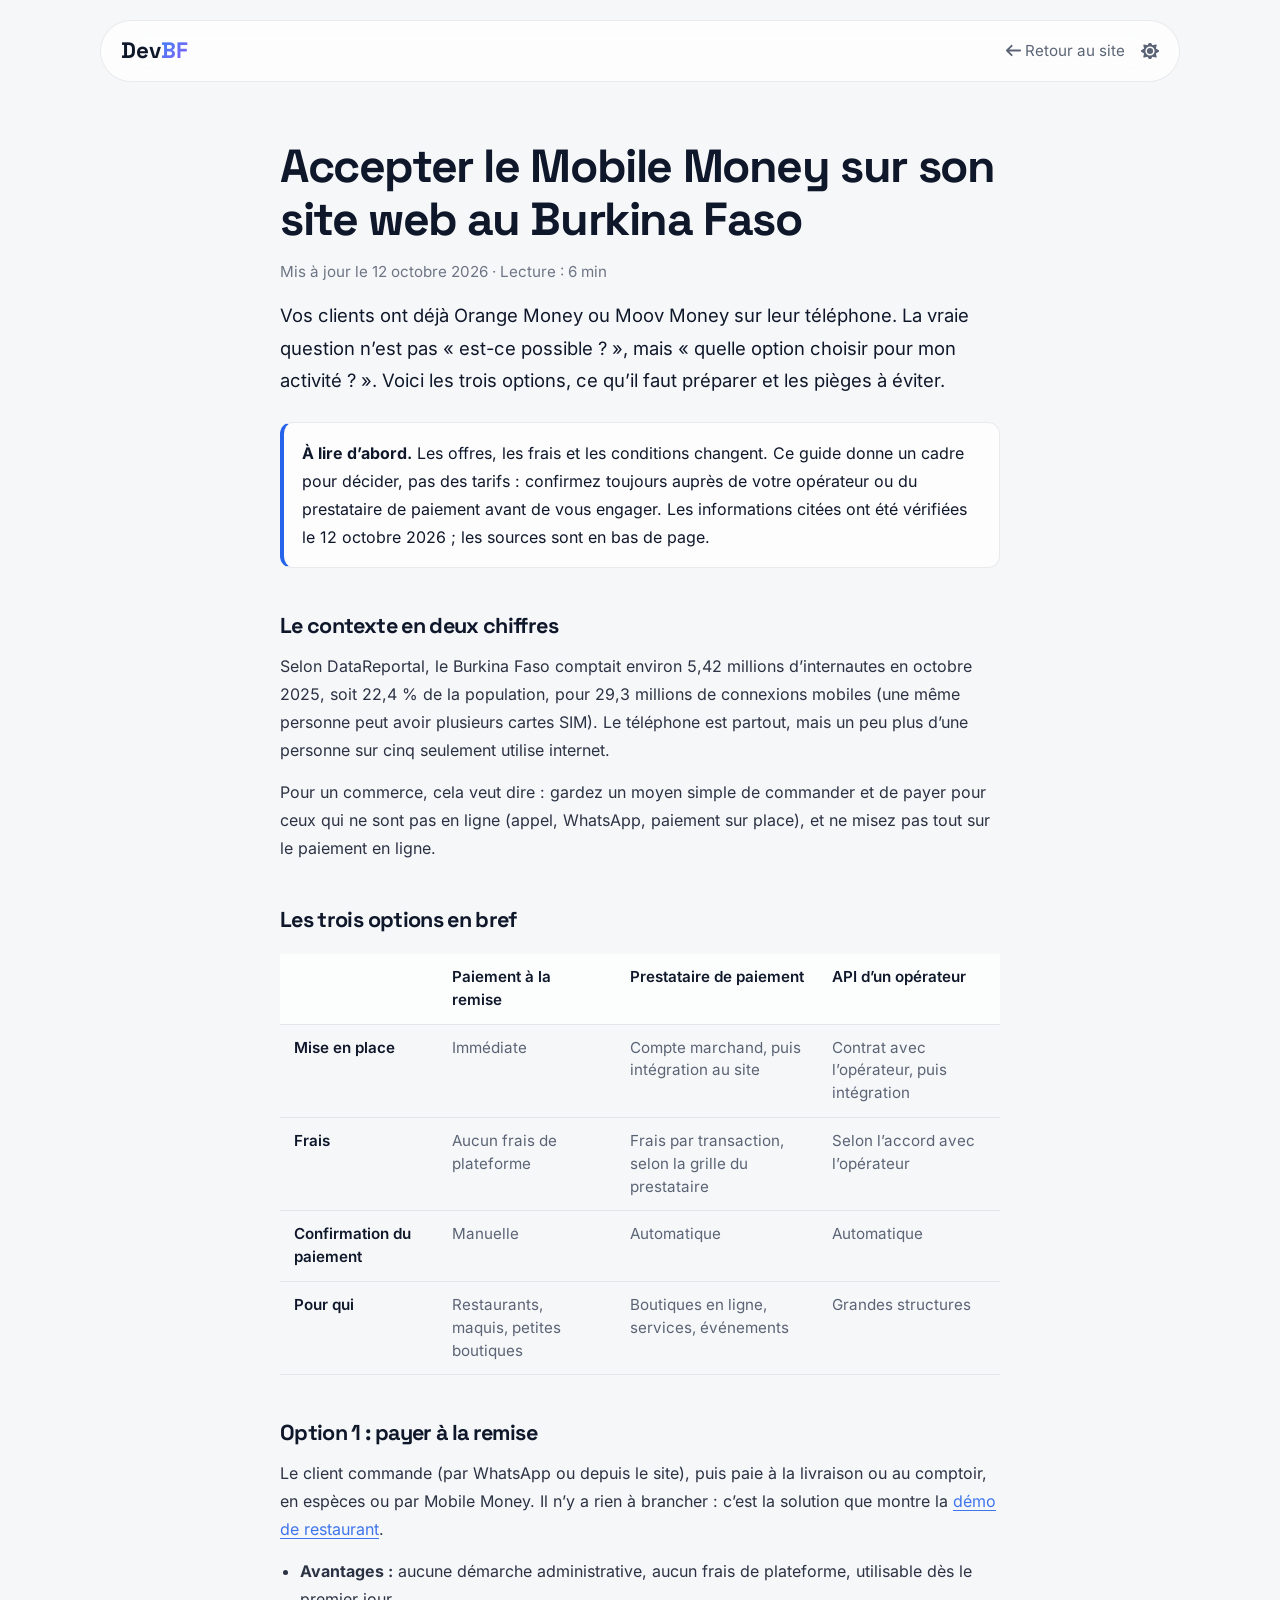
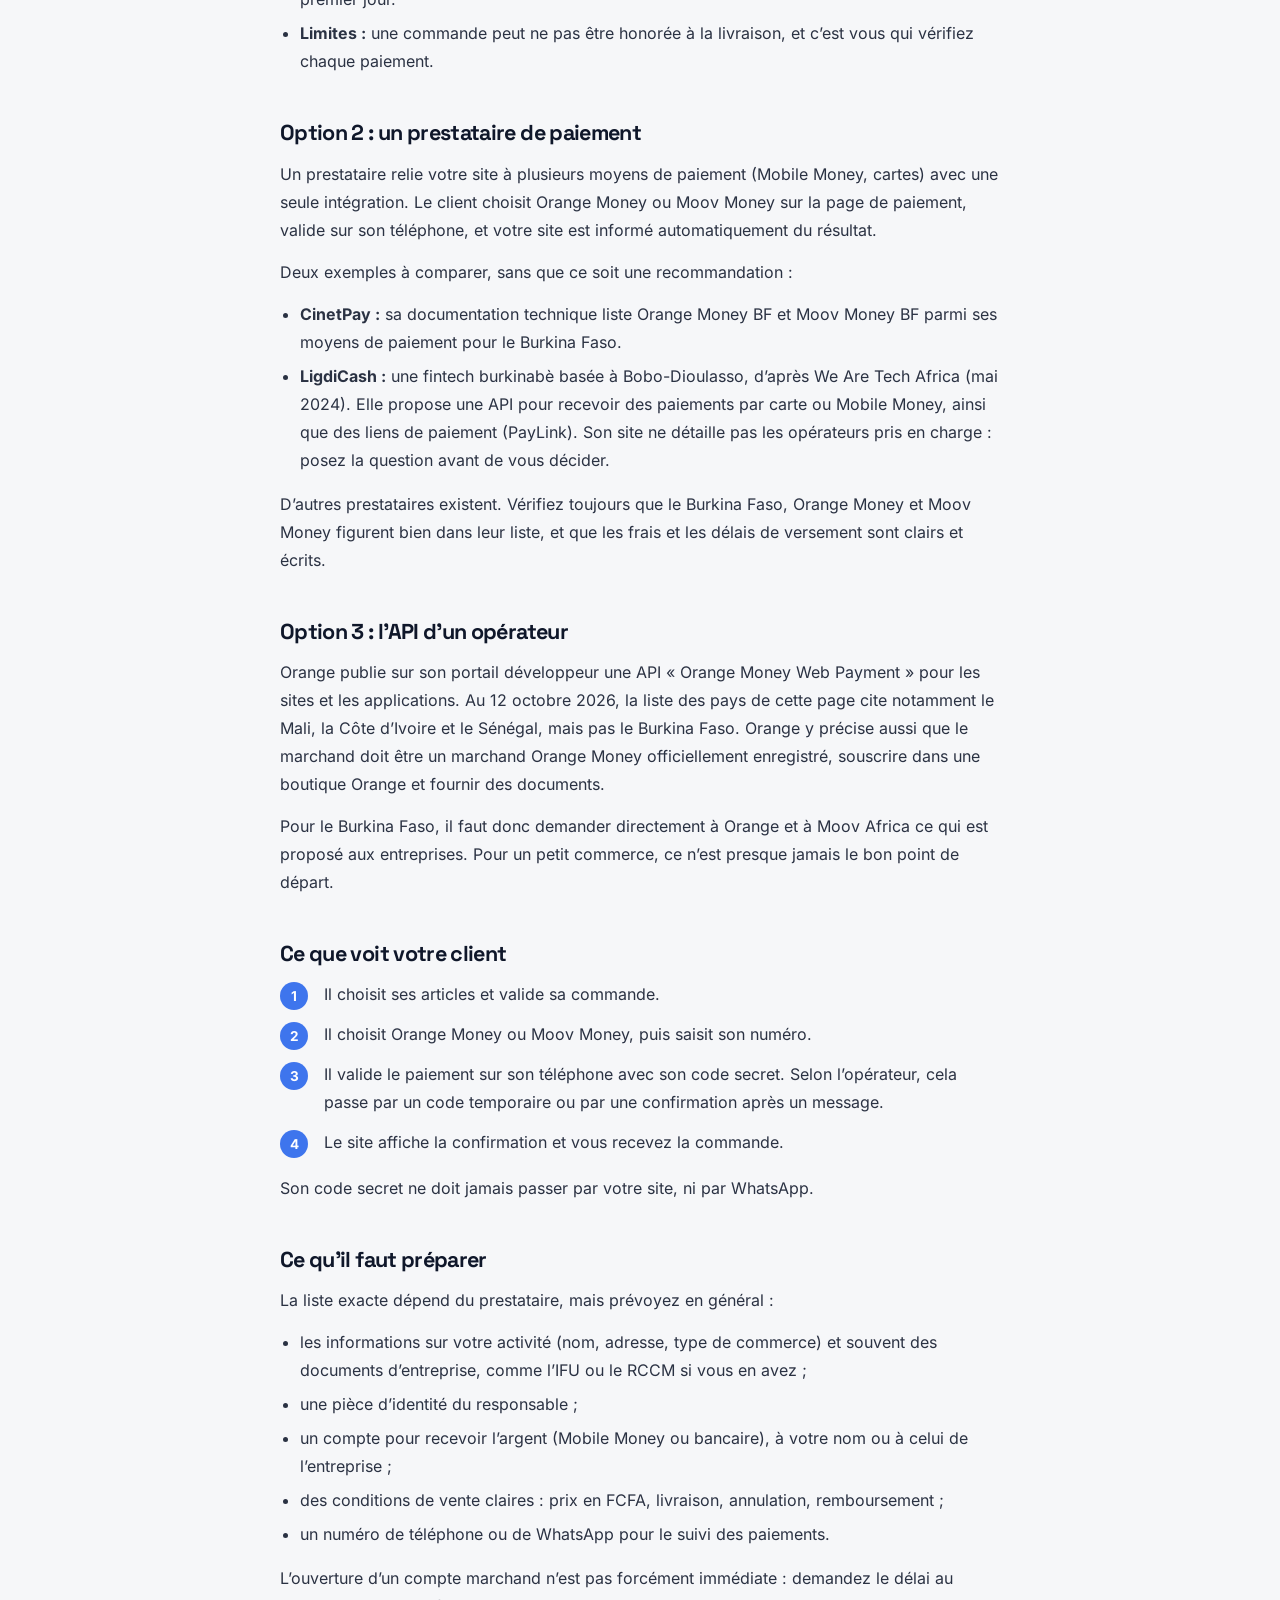
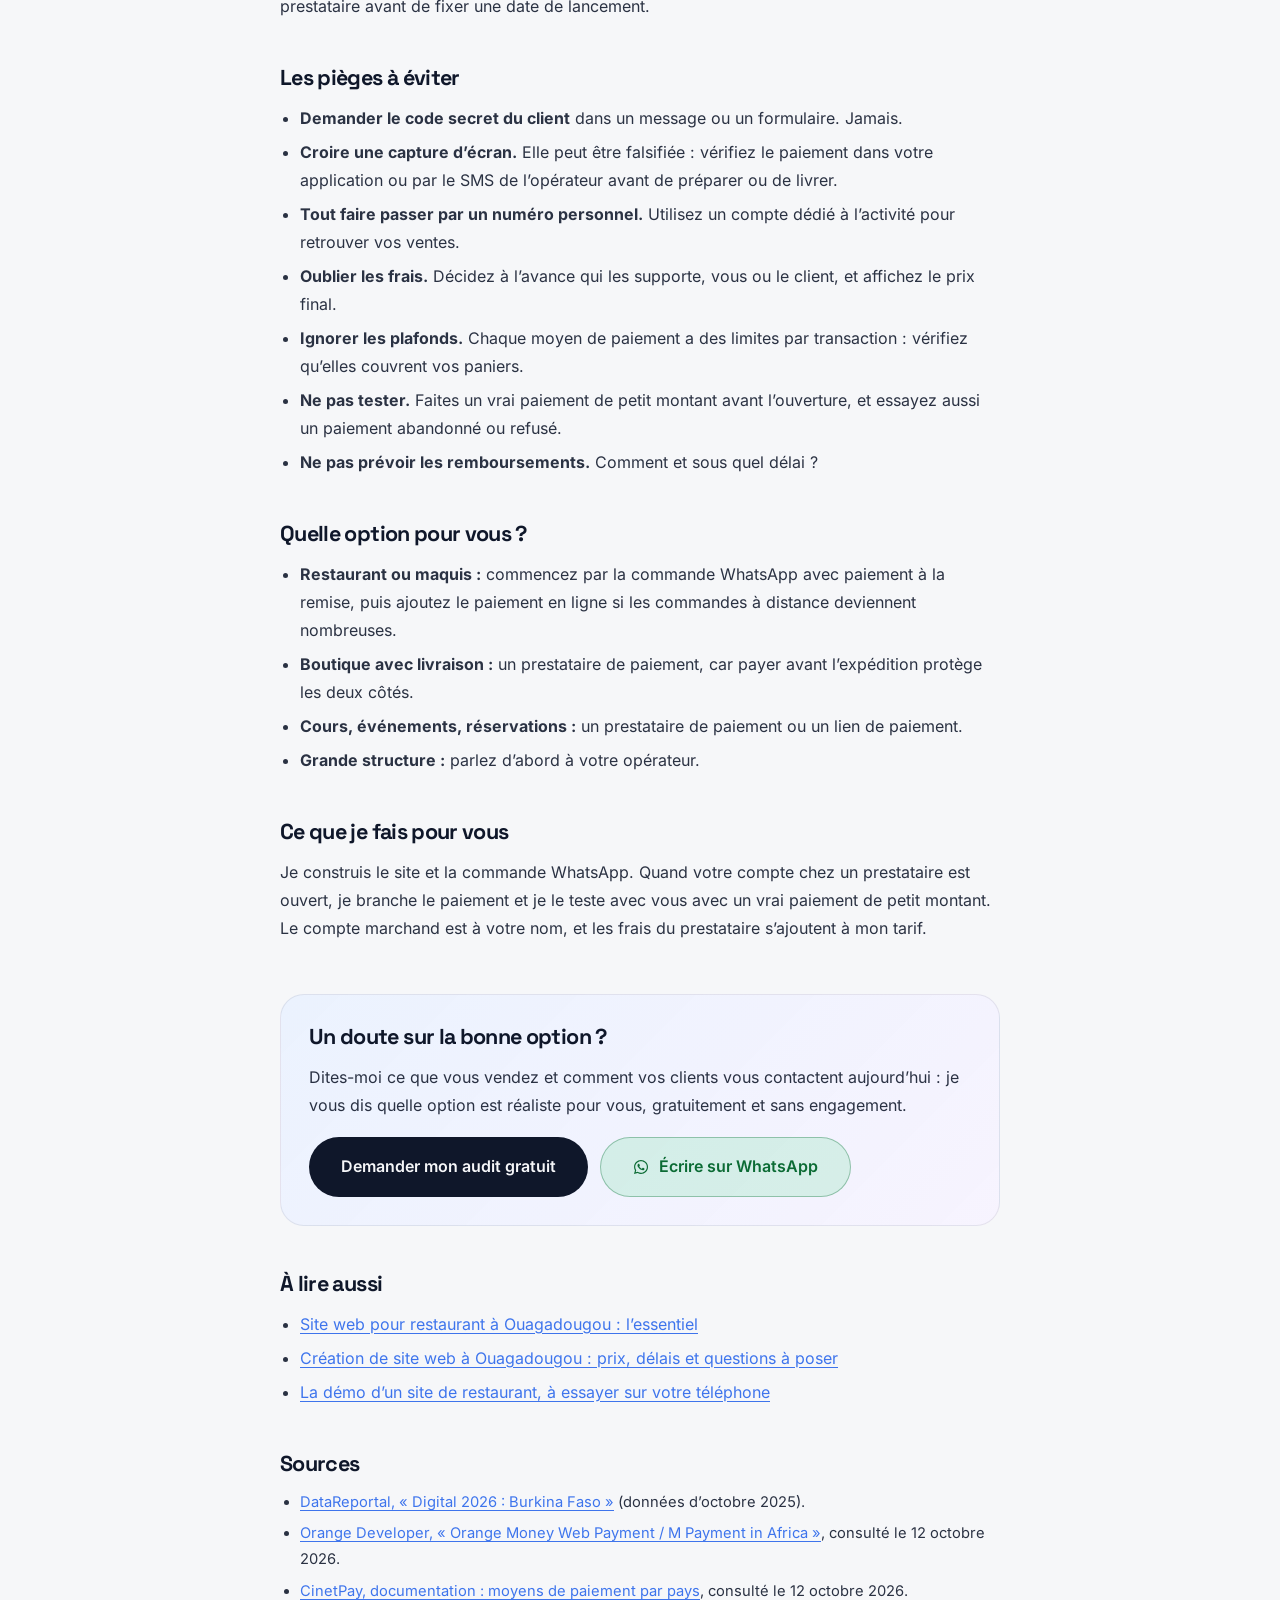
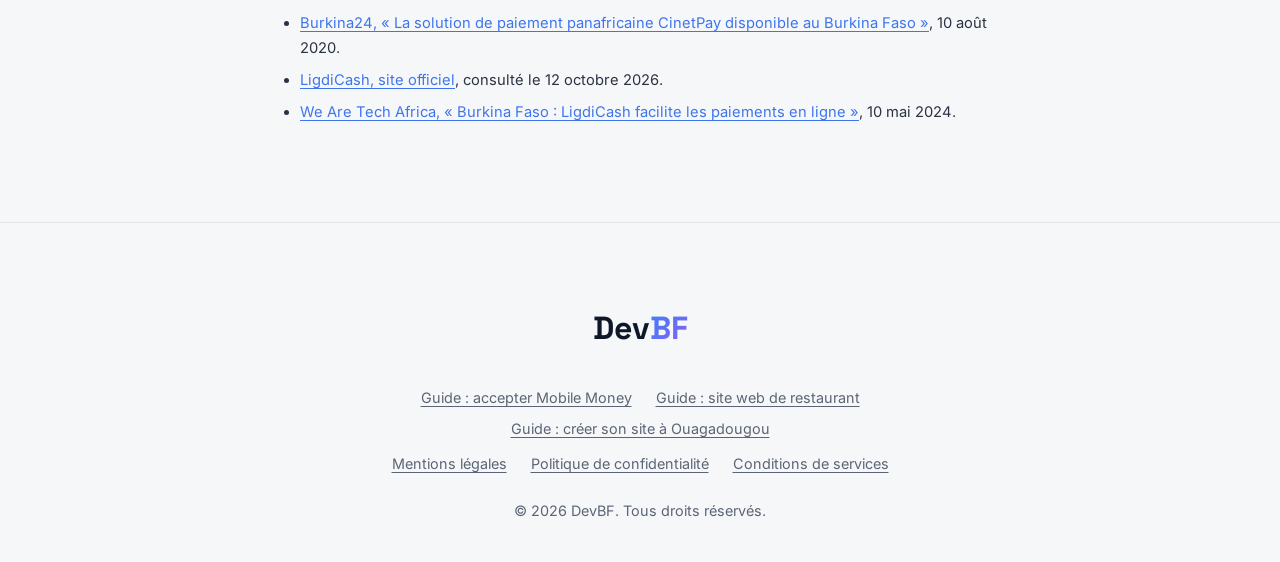
<file: ressources/accepter-mobile-money-site-web-burkina-faso.html>
<!DOCTYPE html>
<html lang="fr">
<head>
    <meta charset="UTF-8">
    <meta name="viewport" content="width=device-width, initial-scale=1.0">
    <title>Accepter le Mobile Money sur son site au Burkina Faso | DevBF</title>
    <meta name="description" content="Orange Money, Moov Money : les trois façons de faire payer vos clients en ligne au Burkina Faso, ce qu’il faut préparer et les pièges à éviter.">
    <meta name="author" content="DevBF">
    <meta name="robots" content="index, follow, max-image-preview:large">
    <meta name="theme-color" content="#f6f7f9">
    <link rel="canonical" href="https://devbf.com/ressources/accepter-mobile-money-site-web-burkina-faso.html">

    <meta property="og:type" content="article">
    <meta property="og:url" content="https://devbf.com/ressources/accepter-mobile-money-site-web-burkina-faso.html">
    <meta property="og:title" content="Accepter le Mobile Money sur son site au Burkina Faso | DevBF">
    <meta property="og:description" content="Orange Money, Moov Money : les trois façons de faire payer vos clients en ligne au Burkina Faso, ce qu’il faut préparer et les pièges à éviter.">
    <meta property="og:image" content="https://devbf.com/og-devbf.jpg">
    <meta property="og:locale" content="fr_BF">
    <meta name="twitter:card" content="summary_large_image">
    <meta name="twitter:title" content="Accepter le Mobile Money sur son site au Burkina Faso | DevBF">
    <meta name="twitter:description" content="Orange Money, Moov Money : les trois façons de faire payer vos clients en ligne au Burkina Faso, ce qu’il faut préparer et les pièges à éviter.">
    <meta name="twitter:image" content="https://devbf.com/og-devbf.jpg">

    <link rel="icon" href="../favicon.svg" type="image/svg+xml">

    <!-- Polices : Inter est hébergée dans assets/fonts (déclarée dans css/style.css) ; Space Grotesk vient de Google Fonts. -->
    <link rel="preload" href="../assets/fonts/inter-latin-400.woff2" as="font" type="font/woff2" crossorigin>
    <link rel="preload" href="../assets/fonts/inter-latin-600.woff2" as="font" type="font/woff2" crossorigin>
    <link rel="preconnect" href="https://fonts.googleapis.com">
    <link rel="preconnect" href="https://fonts.gstatic.com" crossorigin>
    <link href="https://fonts.googleapis.com/css2?family=Space+Grotesk:wght@500;600;700&display=swap" rel="stylesheet">
    <link rel="stylesheet" href="../css/icons.css">
    <link rel="stylesheet" href="../css/style.css">

    <script type="application/ld+json">
{
  "@context": "https://schema.org",
  "@type": "Article",
  "headline": "Accepter le Mobile Money sur son site web au Burkina Faso",
  "description": "Orange Money, Moov Money : les trois façons de faire payer vos clients en ligne au Burkina Faso, ce qu’il faut préparer et les pièges à éviter.",
  "inLanguage": "fr",
  "datePublished": "2026-10-12",
  "dateModified": "2026-10-12",
  "author": {
    "@type": "Organization",
    "name": "DevBF",
    "url": "https://devbf.com/"
  },
  "publisher": {
    "@type": "Organization",
    "name": "DevBF",
    "url": "https://devbf.com/"
  },
  "mainEntityOfPage": "https://devbf.com/ressources/accepter-mobile-money-site-web-burkina-faso.html"
}
    </script>
</head>
<body>
    <script src="../js/theme-init.js"></script>

    <a href="#main" class="skip-link">Aller au contenu principal</a>

    <nav aria-label="Navigation">
        <a href="../index.html" class="logo">Dev<span>BF</span></a>

        <div class="legal-nav-actions">
            <a href="../index.html" class="legal-back"><i class="fas fa-arrow-left" aria-hidden="true"></i> Retour au site</a>
            <button class="theme-toggle" id="themeToggle" type="button" aria-label="Activer le thème sombre">
                <i class="fas fa-sun"></i>
            </button>
        </div>
    </nav>

    <main id="main" class="legal-page">
        <article class="legal-container">
            <h1>Accepter le Mobile Money sur son site web au Burkina Faso</h1>
            <p class="legal-meta">Mis à jour le 12 octobre 2026 · Lecture&nbsp;: 6 min</p>

            <p class="guide-lead">Vos clients ont déjà Orange Money ou Moov Money sur leur téléphone. La vraie question n’est pas «&nbsp;est-ce possible&nbsp;?&nbsp;», mais «&nbsp;quelle option choisir pour mon activité&nbsp;?&nbsp;». Voici les trois options, ce qu’il faut préparer et les pièges à éviter.</p>

            <div class="guide-callout" role="note">
                <p><strong>À lire d’abord.</strong> Les offres, les frais et les conditions changent. Ce guide donne un cadre pour décider, pas des tarifs&nbsp;: confirmez toujours auprès de votre opérateur ou du prestataire de paiement avant de vous engager. Les informations citées ont été vérifiées le 12 octobre 2026&nbsp;; les sources sont en bas de page.</p>
            </div>

            <h2>Le contexte en deux chiffres</h2>
            <p>Selon DataReportal, le Burkina Faso comptait environ 5,42 millions d’internautes en octobre 2025, soit 22,4&nbsp;% de la population, pour 29,3 millions de connexions mobiles (une même personne peut avoir plusieurs cartes SIM). Le téléphone est partout, mais un peu plus d’une personne sur cinq seulement utilise internet.</p>
            <p>Pour un commerce, cela veut dire&nbsp;: gardez un moyen simple de commander et de payer pour ceux qui ne sont pas en ligne (appel, WhatsApp, paiement sur place), et ne misez pas tout sur le paiement en ligne.</p>

            <h2>Les trois options en bref</h2>
            <p class="guide-table-hint" aria-hidden="true">Faites glisser le tableau vers la gauche pour voir toutes les colonnes.</p>
            <div class="guide-table-wrap" role="region" aria-label="Comparaison des trois options" tabindex="0">
                <table class="guide-table">
                    <thead>
                        <tr><th scope="col"></th><th scope="col">Paiement à la remise</th><th scope="col">Prestataire de paiement</th><th scope="col">API d’un opérateur</th></tr>
                    </thead>
                    <tbody>
                        <tr><th scope="row">Mise en place</th><td>Immédiate</td><td>Compte marchand, puis intégration au site</td><td>Contrat avec l’opérateur, puis intégration</td></tr>
                        <tr><th scope="row">Frais</th><td>Aucun frais de plateforme</td><td>Frais par transaction, selon la grille du prestataire</td><td>Selon l’accord avec l’opérateur</td></tr>
                        <tr><th scope="row">Confirmation du paiement</th><td>Manuelle</td><td>Automatique</td><td>Automatique</td></tr>
                        <tr><th scope="row">Pour qui</th><td>Restaurants, maquis, petites boutiques</td><td>Boutiques en ligne, services, événements</td><td>Grandes structures</td></tr>
                    </tbody>
                </table>
            </div>

            <h2>Option 1&nbsp;: payer à la remise</h2>
            <p>Le client commande (par WhatsApp ou depuis le site), puis paie à la livraison ou au comptoir, en espèces ou par Mobile Money. Il n’y a rien à brancher&nbsp;: c’est la solution que montre la <a href="../demo/restaurant/index.html">démo de restaurant</a>.</p>
            <ul>
                <li><strong>Avantages&nbsp;:</strong> aucune démarche administrative, aucun frais de plateforme, utilisable dès le premier jour.</li>
                <li><strong>Limites&nbsp;:</strong> une commande peut ne pas être honorée à la livraison, et c’est vous qui vérifiez chaque paiement.</li>
            </ul>

            <h2>Option 2&nbsp;: un prestataire de paiement</h2>
            <p>Un prestataire relie votre site à plusieurs moyens de paiement (Mobile Money, cartes) avec une seule intégration. Le client choisit Orange Money ou Moov Money sur la page de paiement, valide sur son téléphone, et votre site est informé automatiquement du résultat.</p>
            <p>Deux exemples à comparer, sans que ce soit une recommandation&nbsp;:</p>
            <ul>
                <li><strong>CinetPay&nbsp;:</strong> sa documentation technique liste Orange Money BF et Moov Money BF parmi ses moyens de paiement pour le Burkina Faso.</li>
                <li><strong>LigdiCash&nbsp;:</strong> une fintech burkinabè basée à Bobo-Dioulasso, d’après We Are Tech Africa (mai 2024). Elle propose une API pour recevoir des paiements par carte ou Mobile Money, ainsi que des liens de paiement (PayLink). Son site ne détaille pas les opérateurs pris en charge&nbsp;: posez la question avant de vous décider.</li>
            </ul>
            <p>D’autres prestataires existent. Vérifiez toujours que le Burkina Faso, Orange Money et Moov Money figurent bien dans leur liste, et que les frais et les délais de versement sont clairs et écrits.</p>

            <h2>Option 3&nbsp;: l’API d’un opérateur</h2>
            <p>Orange publie sur son portail développeur une API «&nbsp;Orange Money Web Payment&nbsp;» pour les sites et les applications. Au 12 octobre 2026, la liste des pays de cette page cite notamment le Mali, la Côte d’Ivoire et le Sénégal, mais pas le Burkina Faso. Orange y précise aussi que le marchand doit être un marchand Orange Money officiellement enregistré, souscrire dans une boutique Orange et fournir des documents.</p>
            <p>Pour le Burkina Faso, il faut donc demander directement à Orange et à Moov Africa ce qui est proposé aux entreprises. Pour un petit commerce, ce n’est presque jamais le bon point de départ.</p>

            <h2>Ce que voit votre client</h2>
            <ol class="guide-steps">
                <li>Il choisit ses articles et valide sa commande.</li>
                <li>Il choisit Orange Money ou Moov Money, puis saisit son numéro.</li>
                <li>Il valide le paiement sur son téléphone avec son code secret. Selon l’opérateur, cela passe par un code temporaire ou par une confirmation après un message.</li>
                <li>Le site affiche la confirmation et vous recevez la commande.</li>
            </ol>
            <p>Son code secret ne doit jamais passer par votre site, ni par WhatsApp.</p>

            <h2>Ce qu’il faut préparer</h2>
            <p>La liste exacte dépend du prestataire, mais prévoyez en général&nbsp;:</p>
            <ul>
                <li>les informations sur votre activité (nom, adresse, type de commerce) et souvent des documents d’entreprise, comme l’IFU ou le RCCM si vous en avez&nbsp;;</li>
                <li>une pièce d’identité du responsable&nbsp;;</li>
                <li>un compte pour recevoir l’argent (Mobile Money ou bancaire), à votre nom ou à celui de l’entreprise&nbsp;;</li>
                <li>des conditions de vente claires&nbsp;: prix en FCFA, livraison, annulation, remboursement&nbsp;;</li>
                <li>un numéro de téléphone ou de WhatsApp pour le suivi des paiements.</li>
            </ul>
            <p>L’ouverture d’un compte marchand n’est pas forcément immédiate&nbsp;: demandez le délai au prestataire avant de fixer une date de lancement.</p>

            <h2>Les pièges à éviter</h2>
            <ul>
                <li><strong>Demander le code secret du client</strong> dans un message ou un formulaire. Jamais.</li>
                <li><strong>Croire une capture d’écran.</strong> Elle peut être falsifiée&nbsp;: vérifiez le paiement dans votre application ou par le SMS de l’opérateur avant de préparer ou de livrer.</li>
                <li><strong>Tout faire passer par un numéro personnel.</strong> Utilisez un compte dédié à l’activité pour retrouver vos ventes.</li>
                <li><strong>Oublier les frais.</strong> Décidez à l’avance qui les supporte, vous ou le client, et affichez le prix final.</li>
                <li><strong>Ignorer les plafonds.</strong> Chaque moyen de paiement a des limites par transaction&nbsp;: vérifiez qu’elles couvrent vos paniers.</li>
                <li><strong>Ne pas tester.</strong> Faites un vrai paiement de petit montant avant l’ouverture, et essayez aussi un paiement abandonné ou refusé.</li>
                <li><strong>Ne pas prévoir les remboursements.</strong> Comment et sous quel délai&nbsp;?</li>
            </ul>

            <h2>Quelle option pour vous&nbsp;?</h2>
            <ul>
                <li><strong>Restaurant ou maquis&nbsp;:</strong> commencez par la commande WhatsApp avec paiement à la remise, puis ajoutez le paiement en ligne si les commandes à distance deviennent nombreuses.</li>
                <li><strong>Boutique avec livraison&nbsp;:</strong> un prestataire de paiement, car payer avant l’expédition protège les deux côtés.</li>
                <li><strong>Cours, événements, réservations&nbsp;:</strong> un prestataire de paiement ou un lien de paiement.</li>
                <li><strong>Grande structure&nbsp;:</strong> parlez d’abord à votre opérateur.</li>
            </ul>

            <h2>Ce que je fais pour vous</h2>
            <p>Je construis le site et la commande WhatsApp. Quand votre compte chez un prestataire est ouvert, je branche le paiement et je le teste avec vous avec un vrai paiement de petit montant. Le compte marchand est à votre nom, et les frais du prestataire s’ajoutent à mon tarif.</p>

            <aside class="guide-cta" aria-labelledby="cta-title">
                <h2 id="cta-title">Un doute sur la bonne option&nbsp;?</h2>
                <p>Dites-moi ce que vous vendez et comment vos clients vous contactent aujourd’hui&nbsp;: je vous dis quelle option est réaliste pour vous, gratuitement et sans engagement.</p>
                <div class="guide-cta-actions">
                    <a class="btn btn-primary" href="../index.html#audit">Demander mon audit gratuit</a>
                    <a class="btn btn-whatsapp" href="https://wa.me/22675598412?text=Bonjour%2C%20j%27ai%20lu%20votre%20guide%20sur%20le%20paiement%20Mobile%20Money.%20Pouvez-vous%20m%27aider%20%C3%A0%20choisir%20la%20bonne%20option%20pour%20mon%20activit%C3%A9%20%3F" target="_blank" rel="noopener noreferrer" data-source="guide-accepter-mobile-money-site-web-burkina-faso"><i class="fab fa-whatsapp" aria-hidden="true"></i> Écrire sur WhatsApp</a>
                </div>
            </aside>

            <h2>À lire aussi</h2>
            <ul>
                <li><a href="site-web-restaurant-ouagadougou.html">Site web pour restaurant à Ouagadougou&nbsp;: l’essentiel</a></li>
                <li><a href="creation-site-web-ouagadougou.html">Création de site web à Ouagadougou&nbsp;: prix, délais et questions à poser</a></li>
                <li><a href="../demo/restaurant/index.html">La démo d’un site de restaurant, à essayer sur votre téléphone</a></li>
            </ul>

            <h2>Sources</h2>
            <ul class="guide-sources">
                <li><a href="https://datareportal.com/reports/digital-2026-burkina-faso" target="_blank" rel="noopener noreferrer">DataReportal, «&nbsp;Digital 2026&nbsp;: Burkina Faso&nbsp;»</a> (données d’octobre 2025).</li>
                <li><a href="https://developer.orange.com/apis/om-webpay" target="_blank" rel="noopener noreferrer">Orange Developer, «&nbsp;Orange Money Web Payment / M Payment in Africa&nbsp;»</a>, consulté le 12 octobre 2026.</li>
                <li><a href="https://docs.cinetpay.com/api/1.0-en/checkout/tableau" target="_blank" rel="noopener noreferrer">CinetPay, documentation&nbsp;: moyens de paiement par pays</a>, consulté le 12 octobre 2026.</li>
                <li><a href="https://burkina24.com/?p=226112" target="_blank" rel="noopener noreferrer">Burkina24, «&nbsp;La solution de paiement panafricaine CinetPay disponible au Burkina Faso&nbsp;»</a>, 10 août 2020.</li>
                <li><a href="https://ligdicash.com" target="_blank" rel="noopener noreferrer">LigdiCash, site officiel</a>, consulté le 12 octobre 2026.</li>
                <li><a href="https://www.wearetech.africa/fr/fils/solutions/burkina-faso-ligdicash-facilite-les-paiements-en-ligne" target="_blank" rel="noopener noreferrer">We Are Tech Africa, «&nbsp;Burkina Faso&nbsp;: LigdiCash facilite les paiements en ligne&nbsp;»</a>, 10 mai 2024.</li>
            </ul>

        </article>
    </main>

    <footer>
        <div class="footer-content">
            <a href="../index.html" class="logo">Dev<span>BF</span></a>

            <ul class="footer-legal" aria-label="Guides">
                <li><a href="accepter-mobile-money-site-web-burkina-faso.html">Guide&nbsp;: accepter Mobile Money</a></li>
                <li><a href="site-web-restaurant-ouagadougou.html">Guide&nbsp;: site web de restaurant</a></li>
                <li><a href="creation-site-web-ouagadougou.html">Guide&nbsp;: créer son site à Ouagadougou</a></li>
            </ul>

            <ul class="footer-legal" aria-label="Informations légales">
                <li><a href="../mentions-legales.html">Mentions légales</a></li>
                <li><a href="../politique-confidentialite.html">Politique de confidentialité</a></li>
                <li><a href="../conditions-services.html">Conditions de services</a></li>
            </ul>

            <p class="footer-copy">
                &copy; <span id="current-year"></span> DevBF. Tous droits réservés.
            </p>
        </div>
    </footer>

    <script src="../js/page.js" defer></script>
</body>
</html>
</file>
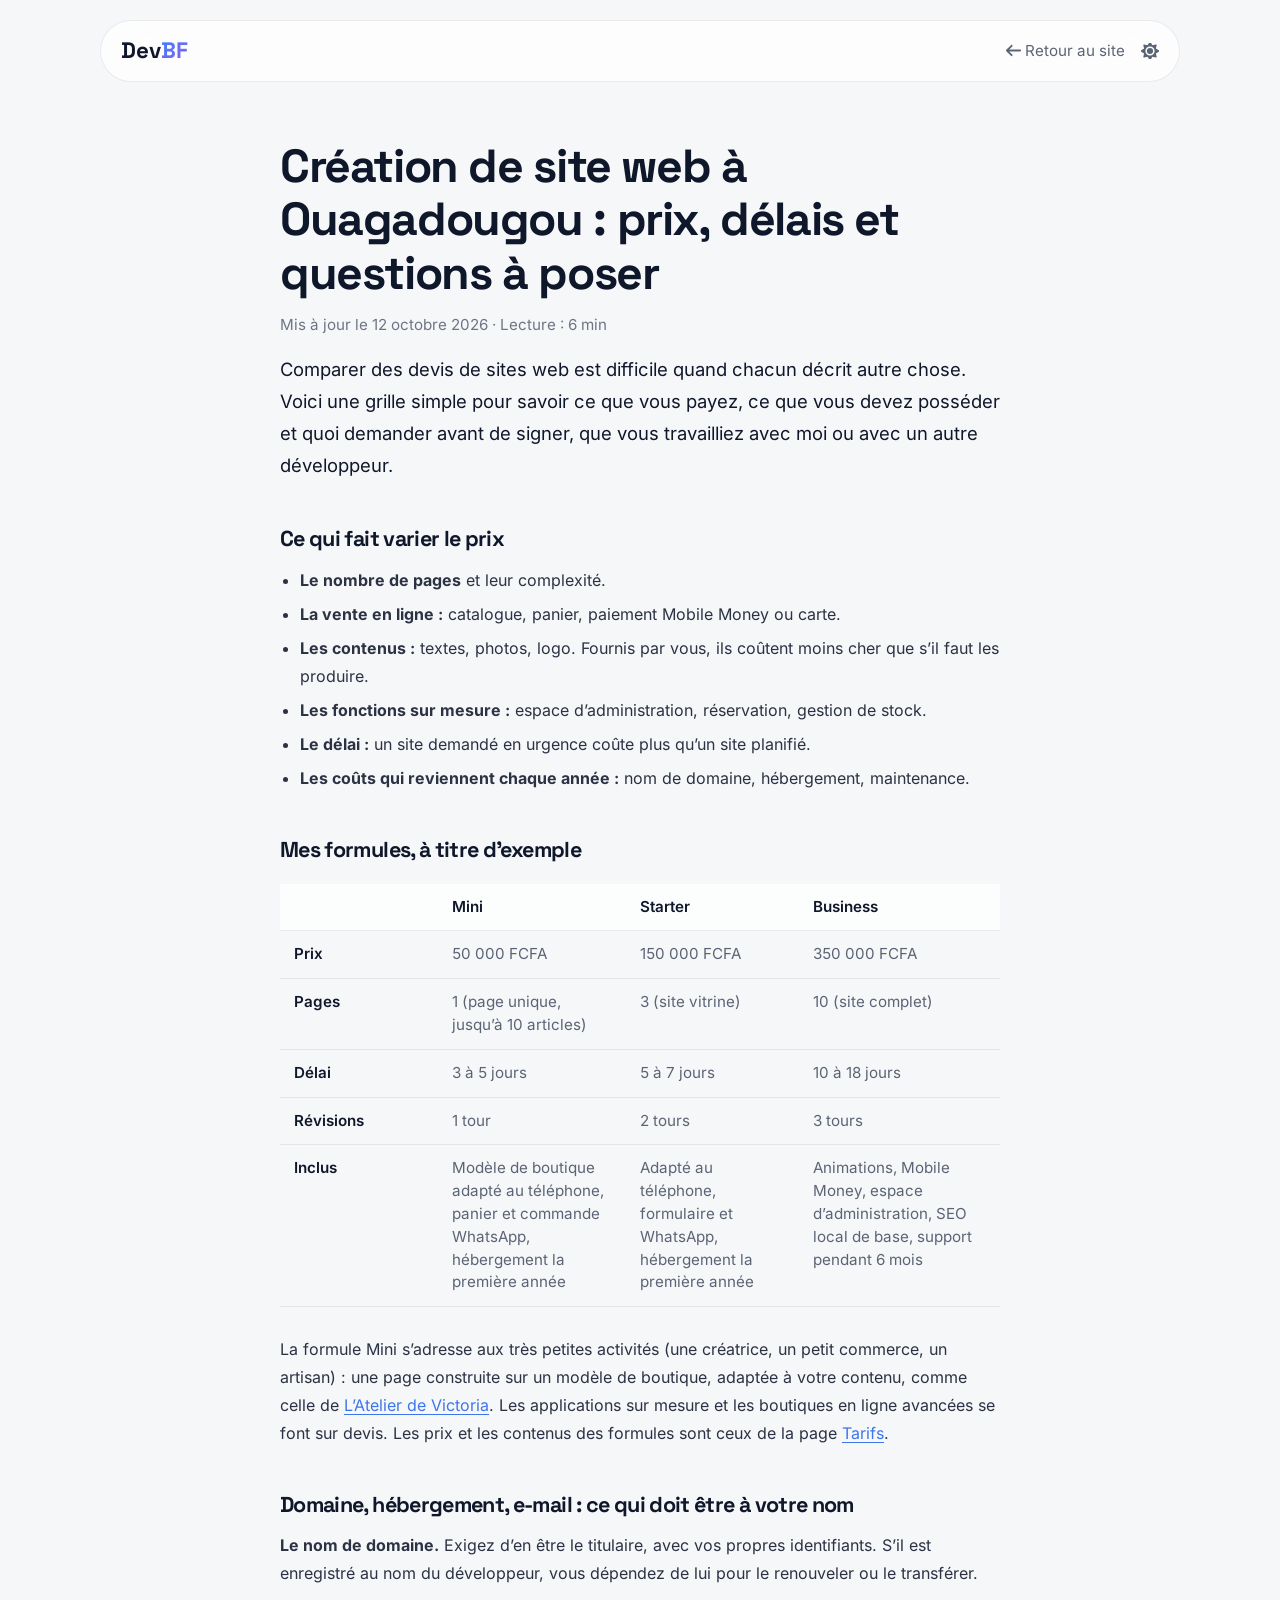
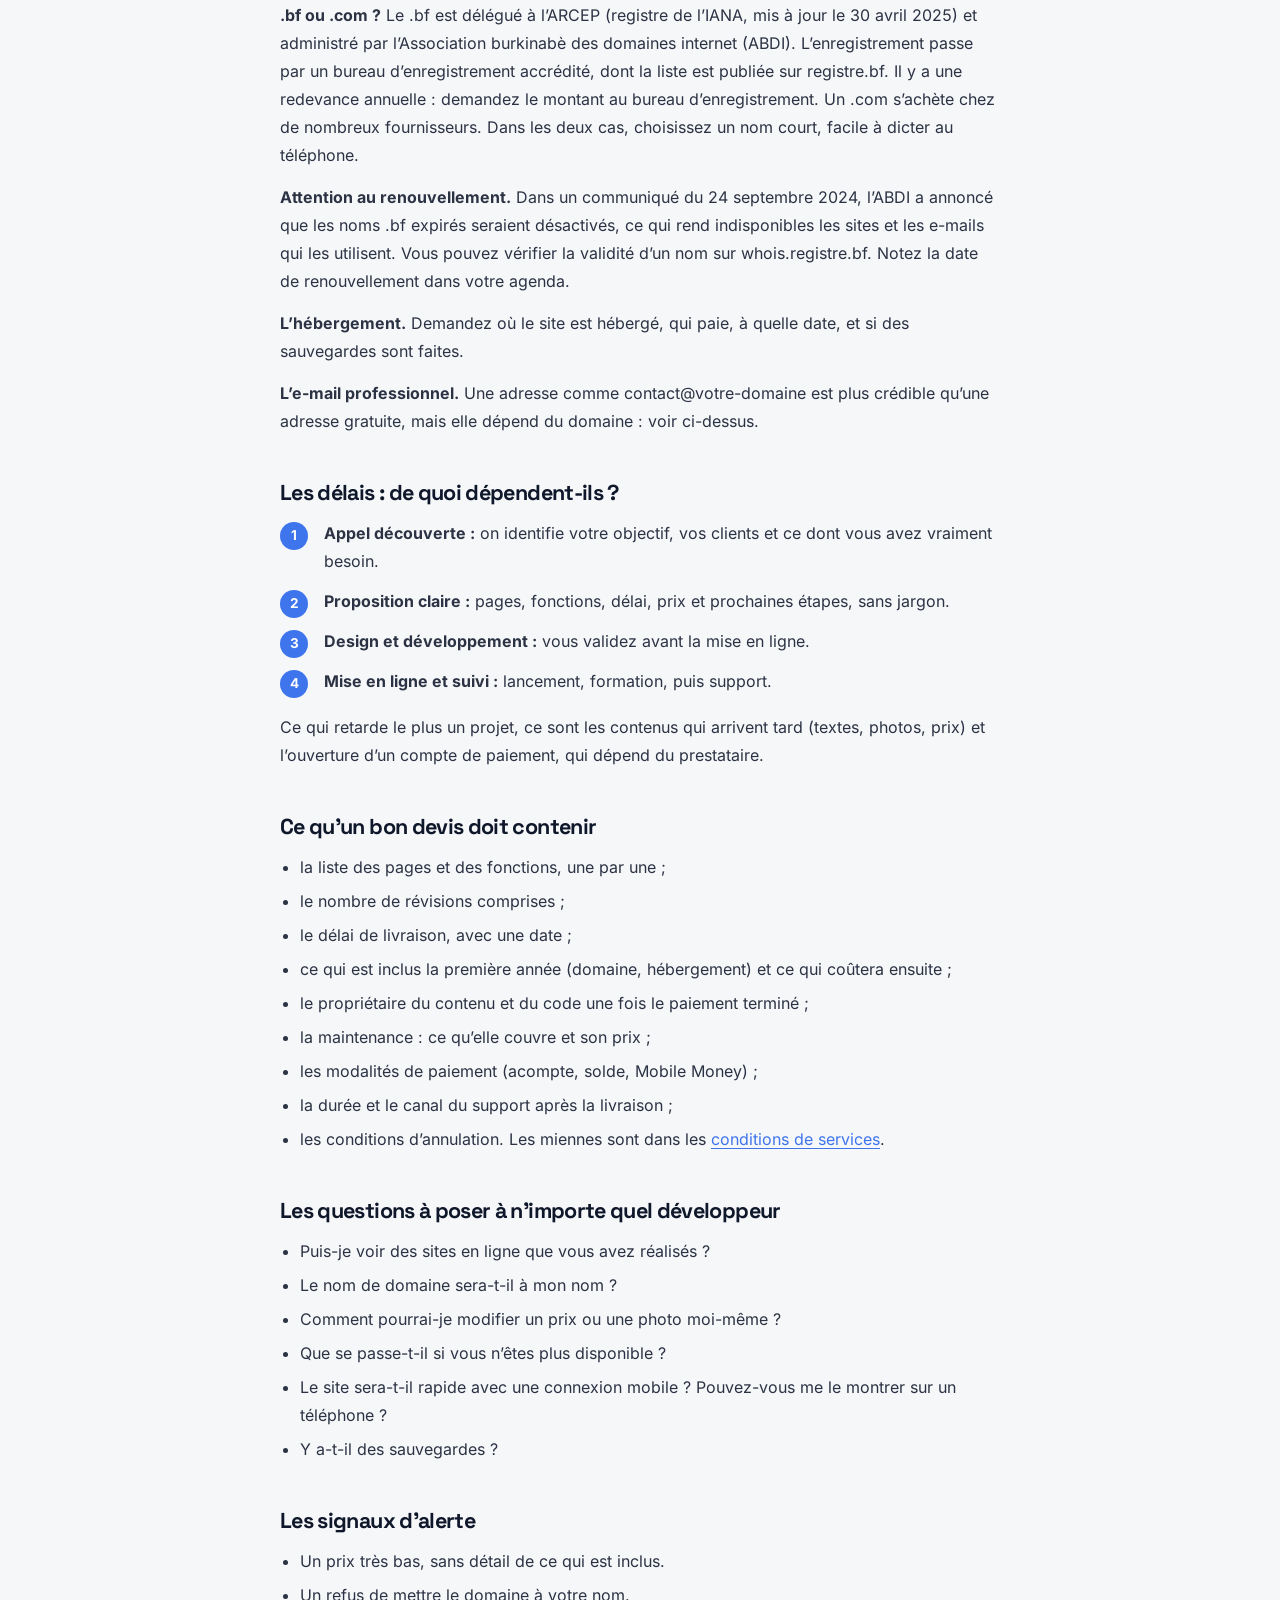
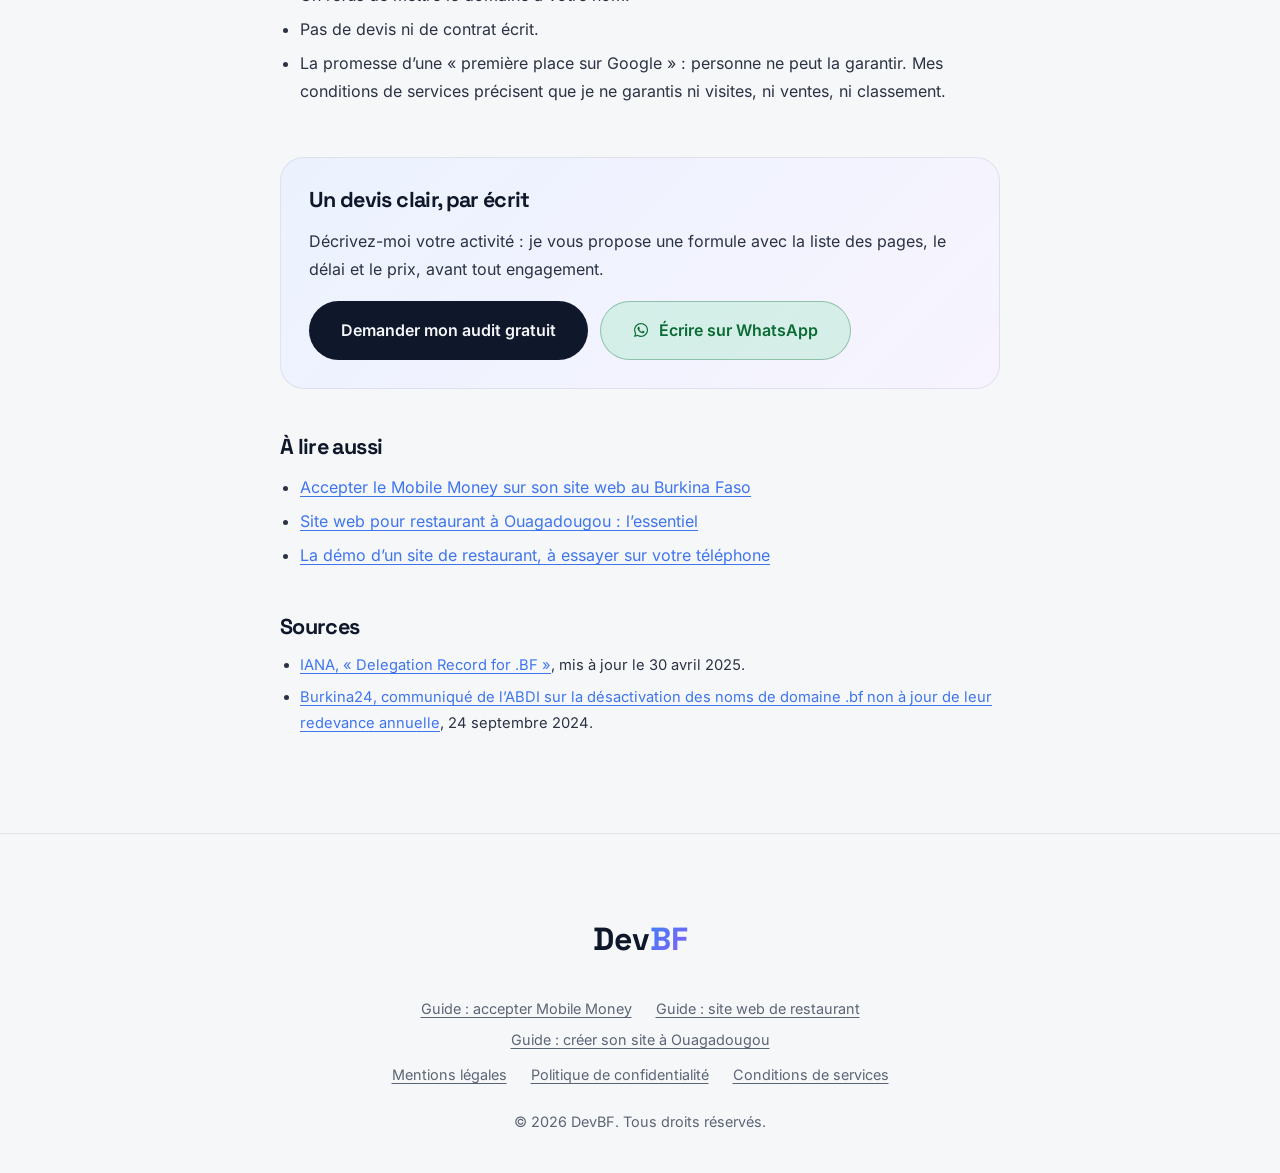
<file: ressources/creation-site-web-ouagadougou.html>
<!DOCTYPE html>
<html lang="fr">
<head>
    <meta charset="UTF-8">
    <meta name="viewport" content="width=device-width, initial-scale=1.0">
    <title>Création de site web à Ouagadougou : prix et délais | DevBF</title>
    <meta name="description" content="Ce qui fait varier le prix d’un site, les délais, ce qu’un devis doit contenir, domaine .bf ou .com, hébergement : une grille simple avant de signer.">
    <meta name="author" content="DevBF">
    <meta name="robots" content="index, follow, max-image-preview:large">
    <meta name="theme-color" content="#f6f7f9">
    <link rel="canonical" href="https://devbf.com/ressources/creation-site-web-ouagadougou.html">

    <meta property="og:type" content="article">
    <meta property="og:url" content="https://devbf.com/ressources/creation-site-web-ouagadougou.html">
    <meta property="og:title" content="Création de site web à Ouagadougou : prix et délais | DevBF">
    <meta property="og:description" content="Ce qui fait varier le prix d’un site, les délais, ce qu’un devis doit contenir, domaine .bf ou .com, hébergement : une grille simple avant de signer.">
    <meta property="og:image" content="https://devbf.com/og-devbf.jpg">
    <meta property="og:locale" content="fr_BF">
    <meta name="twitter:card" content="summary_large_image">
    <meta name="twitter:title" content="Création de site web à Ouagadougou : prix et délais | DevBF">
    <meta name="twitter:description" content="Ce qui fait varier le prix d’un site, les délais, ce qu’un devis doit contenir, domaine .bf ou .com, hébergement : une grille simple avant de signer.">
    <meta name="twitter:image" content="https://devbf.com/og-devbf.jpg">

    <link rel="icon" href="../favicon.svg" type="image/svg+xml">

    <!-- Polices : Inter est hébergée dans assets/fonts (déclarée dans css/style.css) ; Space Grotesk vient de Google Fonts. -->
    <link rel="preload" href="../assets/fonts/inter-latin-400.woff2" as="font" type="font/woff2" crossorigin>
    <link rel="preload" href="../assets/fonts/inter-latin-600.woff2" as="font" type="font/woff2" crossorigin>
    <link rel="preconnect" href="https://fonts.googleapis.com">
    <link rel="preconnect" href="https://fonts.gstatic.com" crossorigin>
    <link href="https://fonts.googleapis.com/css2?family=Space+Grotesk:wght@500;600;700&display=swap" rel="stylesheet">
    <link rel="stylesheet" href="../css/icons.css">
    <link rel="stylesheet" href="../css/style.css">

    <script type="application/ld+json">
{
  "@context": "https://schema.org",
  "@type": "Article",
  "headline": "Création de site web à Ouagadougou : prix, délais et questions à poser",
  "description": "Ce qui fait varier le prix d’un site, les délais, ce qu’un devis doit contenir, domaine .bf ou .com, hébergement : une grille simple avant de signer.",
  "inLanguage": "fr",
  "datePublished": "2026-10-12",
  "dateModified": "2026-10-12",
  "author": {
    "@type": "Organization",
    "name": "DevBF",
    "url": "https://devbf.com/"
  },
  "publisher": {
    "@type": "Organization",
    "name": "DevBF",
    "url": "https://devbf.com/"
  },
  "mainEntityOfPage": "https://devbf.com/ressources/creation-site-web-ouagadougou.html"
}
    </script>
</head>
<body>
    <script src="../js/theme-init.js"></script>

    <a href="#main" class="skip-link">Aller au contenu principal</a>

    <nav aria-label="Navigation">
        <a href="../index.html" class="logo">Dev<span>BF</span></a>

        <div class="legal-nav-actions">
            <a href="../index.html" class="legal-back"><i class="fas fa-arrow-left" aria-hidden="true"></i> Retour au site</a>
            <button class="theme-toggle" id="themeToggle" type="button" aria-label="Activer le thème sombre">
                <i class="fas fa-sun"></i>
            </button>
        </div>
    </nav>

    <main id="main" class="legal-page">
        <article class="legal-container">
            <h1>Création de site web à Ouagadougou&nbsp;: prix, délais et questions à poser</h1>
            <p class="legal-meta">Mis à jour le 12 octobre 2026 · Lecture&nbsp;: 6 min</p>

            <p class="guide-lead">Comparer des devis de sites web est difficile quand chacun décrit autre chose. Voici une grille simple pour savoir ce que vous payez, ce que vous devez posséder et quoi demander avant de signer, que vous travailliez avec moi ou avec un autre développeur.</p>

            <h2>Ce qui fait varier le prix</h2>
            <ul>
                <li><strong>Le nombre de pages</strong> et leur complexité.</li>
                <li><strong>La vente en ligne&nbsp;:</strong> catalogue, panier, paiement Mobile Money ou carte.</li>
                <li><strong>Les contenus&nbsp;:</strong> textes, photos, logo. Fournis par vous, ils coûtent moins cher que s’il faut les produire.</li>
                <li><strong>Les fonctions sur mesure&nbsp;:</strong> espace d’administration, réservation, gestion de stock.</li>
                <li><strong>Le délai&nbsp;:</strong> un site demandé en urgence coûte plus qu’un site planifié.</li>
                <li><strong>Les coûts qui reviennent chaque année&nbsp;:</strong> nom de domaine, hébergement, maintenance.</li>
            </ul>

            <h2>Mes formules, à titre d’exemple</h2>
            <div class="guide-table-wrap">
                <table class="guide-table guide-table--compact">
                    <thead>
                        <tr><th scope="col"></th><th scope="col">Mini</th><th scope="col">Starter</th><th scope="col">Business</th></tr>
                    </thead>
                    <tbody>
                        <tr><th scope="row">Prix</th><td>50&nbsp;000&nbsp;FCFA</td><td>150&nbsp;000&nbsp;FCFA</td><td>350&nbsp;000&nbsp;FCFA</td></tr>
                        <tr><th scope="row">Pages</th><td>1 (page unique, jusqu’à 10 articles)</td><td>3 (site vitrine)</td><td>10 (site complet)</td></tr>
                        <tr><th scope="row">Délai</th><td>3 à 5 jours</td><td>5 à 7 jours</td><td>10 à 18 jours</td></tr>
                        <tr><th scope="row">Révisions</th><td>1 tour</td><td>2 tours</td><td>3 tours</td></tr>
                        <tr><th scope="row">Inclus</th><td>Modèle de boutique adapté au téléphone, panier et commande WhatsApp, hébergement la première année</td><td>Adapté au téléphone, formulaire et WhatsApp, hébergement la première année</td><td>Animations, Mobile Money, espace d’administration, SEO local de base, support pendant 6 mois</td></tr>
                    </tbody>
                </table>
            </div>
            <p>La formule Mini s’adresse aux très petites activités (une créatrice, un petit commerce, un artisan)&nbsp;: une page construite sur un modèle de boutique, adaptée à votre contenu, comme celle de <a href="../realisations/atelier-victoria/index.html">L’Atelier de Victoria</a>. Les applications sur mesure et les boutiques en ligne avancées se font sur devis. Les prix et les contenus des formules sont ceux de la page <a href="../index.html#tarifs">Tarifs</a>.</p>

            <h2>Domaine, hébergement, e-mail&nbsp;: ce qui doit être à votre nom</h2>
            <p><strong>Le nom de domaine.</strong> Exigez d’en être le titulaire, avec vos propres identifiants. S’il est enregistré au nom du développeur, vous dépendez de lui pour le renouveler ou le transférer.</p>
            <p><strong>.bf ou .com&nbsp;?</strong> Le .bf est délégué à l’ARCEP (registre de l’IANA, mis à jour le 30 avril 2025) et administré par l’Association burkinabè des domaines internet (ABDI). L’enregistrement passe par un bureau d’enregistrement accrédité, dont la liste est publiée sur registre.bf. Il y a une redevance annuelle&nbsp;: demandez le montant au bureau d’enregistrement. Un .com s’achète chez de nombreux fournisseurs. Dans les deux cas, choisissez un nom court, facile à dicter au téléphone.</p>
            <p><strong>Attention au renouvellement.</strong> Dans un communiqué du 24 septembre 2024, l’ABDI a annoncé que les noms .bf expirés seraient désactivés, ce qui rend indisponibles les sites et les e-mails qui les utilisent. Vous pouvez vérifier la validité d’un nom sur whois.registre.bf. Notez la date de renouvellement dans votre agenda.</p>
            <p><strong>L’hébergement.</strong> Demandez où le site est hébergé, qui paie, à quelle date, et si des sauvegardes sont faites.</p>
            <p><strong>L’e-mail professionnel.</strong> Une adresse comme contact@votre-domaine est plus crédible qu’une adresse gratuite, mais elle dépend du domaine&nbsp;: voir ci-dessus.</p>

            <h2>Les délais&nbsp;: de quoi dépendent-ils&nbsp;?</h2>
            <ol class="guide-steps">
                <li><strong>Appel découverte&nbsp;:</strong> on identifie votre objectif, vos clients et ce dont vous avez vraiment besoin.</li>
                <li><strong>Proposition claire&nbsp;:</strong> pages, fonctions, délai, prix et prochaines étapes, sans jargon.</li>
                <li><strong>Design et développement&nbsp;:</strong> vous validez avant la mise en ligne.</li>
                <li><strong>Mise en ligne et suivi&nbsp;:</strong> lancement, formation, puis support.</li>
            </ol>
            <p>Ce qui retarde le plus un projet, ce sont les contenus qui arrivent tard (textes, photos, prix) et l’ouverture d’un compte de paiement, qui dépend du prestataire.</p>

            <h2>Ce qu’un bon devis doit contenir</h2>
            <ul>
                <li>la liste des pages et des fonctions, une par une&nbsp;;</li>
                <li>le nombre de révisions comprises&nbsp;;</li>
                <li>le délai de livraison, avec une date&nbsp;;</li>
                <li>ce qui est inclus la première année (domaine, hébergement) et ce qui coûtera ensuite&nbsp;;</li>
                <li>le propriétaire du contenu et du code une fois le paiement terminé&nbsp;;</li>
                <li>la maintenance&nbsp;: ce qu’elle couvre et son prix&nbsp;;</li>
                <li>les modalités de paiement (acompte, solde, Mobile Money)&nbsp;;</li>
                <li>la durée et le canal du support après la livraison&nbsp;;</li>
                <li>les conditions d’annulation. Les miennes sont dans les <a href="../conditions-services.html">conditions de services</a>.</li>
            </ul>

            <h2>Les questions à poser à n’importe quel développeur</h2>
            <ul>
                <li>Puis-je voir des sites en ligne que vous avez réalisés&nbsp;?</li>
                <li>Le nom de domaine sera-t-il à mon nom&nbsp;?</li>
                <li>Comment pourrai-je modifier un prix ou une photo moi-même&nbsp;?</li>
                <li>Que se passe-t-il si vous n’êtes plus disponible&nbsp;?</li>
                <li>Le site sera-t-il rapide avec une connexion mobile&nbsp;? Pouvez-vous me le montrer sur un téléphone&nbsp;?</li>
                <li>Y a-t-il des sauvegardes&nbsp;?</li>
            </ul>

            <h2>Les signaux d’alerte</h2>
            <ul>
                <li>Un prix très bas, sans détail de ce qui est inclus.</li>
                <li>Un refus de mettre le domaine à votre nom.</li>
                <li>Pas de devis ni de contrat écrit.</li>
                <li>La promesse d’une «&nbsp;première place sur Google&nbsp;»&nbsp;: personne ne peut la garantir. Mes conditions de services précisent que je ne garantis ni visites, ni ventes, ni classement.</li>
            </ul>

            <aside class="guide-cta" aria-labelledby="cta-title">
                <h2 id="cta-title">Un devis clair, par écrit</h2>
                <p>Décrivez-moi votre activité&nbsp;: je vous propose une formule avec la liste des pages, le délai et le prix, avant tout engagement.</p>
                <div class="guide-cta-actions">
                    <a class="btn btn-primary" href="../index.html#audit">Demander mon audit gratuit</a>
                    <a class="btn btn-whatsapp" href="https://wa.me/22675598412?text=Bonjour%2C%20j%27ai%20lu%20votre%20guide%20sur%20la%20cr%C3%A9ation%20de%20site%20web.%20Je%20voudrais%20un%20devis%20pour%20mon%20activit%C3%A9." target="_blank" rel="noopener noreferrer" data-source="guide-creation-site-web-ouagadougou"><i class="fab fa-whatsapp" aria-hidden="true"></i> Écrire sur WhatsApp</a>
                </div>
            </aside>

            <h2>À lire aussi</h2>
            <ul>
                <li><a href="accepter-mobile-money-site-web-burkina-faso.html">Accepter le Mobile Money sur son site web au Burkina Faso</a></li>
                <li><a href="site-web-restaurant-ouagadougou.html">Site web pour restaurant à Ouagadougou&nbsp;: l’essentiel</a></li>
                <li><a href="../demo/restaurant/index.html">La démo d’un site de restaurant, à essayer sur votre téléphone</a></li>
            </ul>

            <h2>Sources</h2>
            <ul class="guide-sources">
                <li><a href="https://www.iana.org/domains/root/db/bf.html" target="_blank" rel="noopener noreferrer">IANA, «&nbsp;Delegation Record for .BF&nbsp;»</a>, mis à jour le 30 avril 2025.</li>
                <li><a href="https://burkina24.com/2024/09/24/communique-association-burkinabe-des-domaines-internet-abdi-desactivation-des-noms-de-domaine-non-a-jour-du-paiement-de-la-redevance-annuelle/" target="_blank" rel="noopener noreferrer">Burkina24, communiqué de l’ABDI sur la désactivation des noms de domaine .bf non à jour de leur redevance annuelle</a>, 24 septembre 2024.</li>
            </ul>

        </article>
    </main>

    <footer>
        <div class="footer-content">
            <a href="../index.html" class="logo">Dev<span>BF</span></a>

            <ul class="footer-legal" aria-label="Guides">
                <li><a href="accepter-mobile-money-site-web-burkina-faso.html">Guide&nbsp;: accepter Mobile Money</a></li>
                <li><a href="site-web-restaurant-ouagadougou.html">Guide&nbsp;: site web de restaurant</a></li>
                <li><a href="creation-site-web-ouagadougou.html">Guide&nbsp;: créer son site à Ouagadougou</a></li>
            </ul>

            <ul class="footer-legal" aria-label="Informations légales">
                <li><a href="../mentions-legales.html">Mentions légales</a></li>
                <li><a href="../politique-confidentialite.html">Politique de confidentialité</a></li>
                <li><a href="../conditions-services.html">Conditions de services</a></li>
            </ul>

            <p class="footer-copy">
                &copy; <span id="current-year"></span> DevBF. Tous droits réservés.
            </p>
        </div>
    </footer>

    <script src="../js/page.js" defer></script>
</body>
</html>
</file>
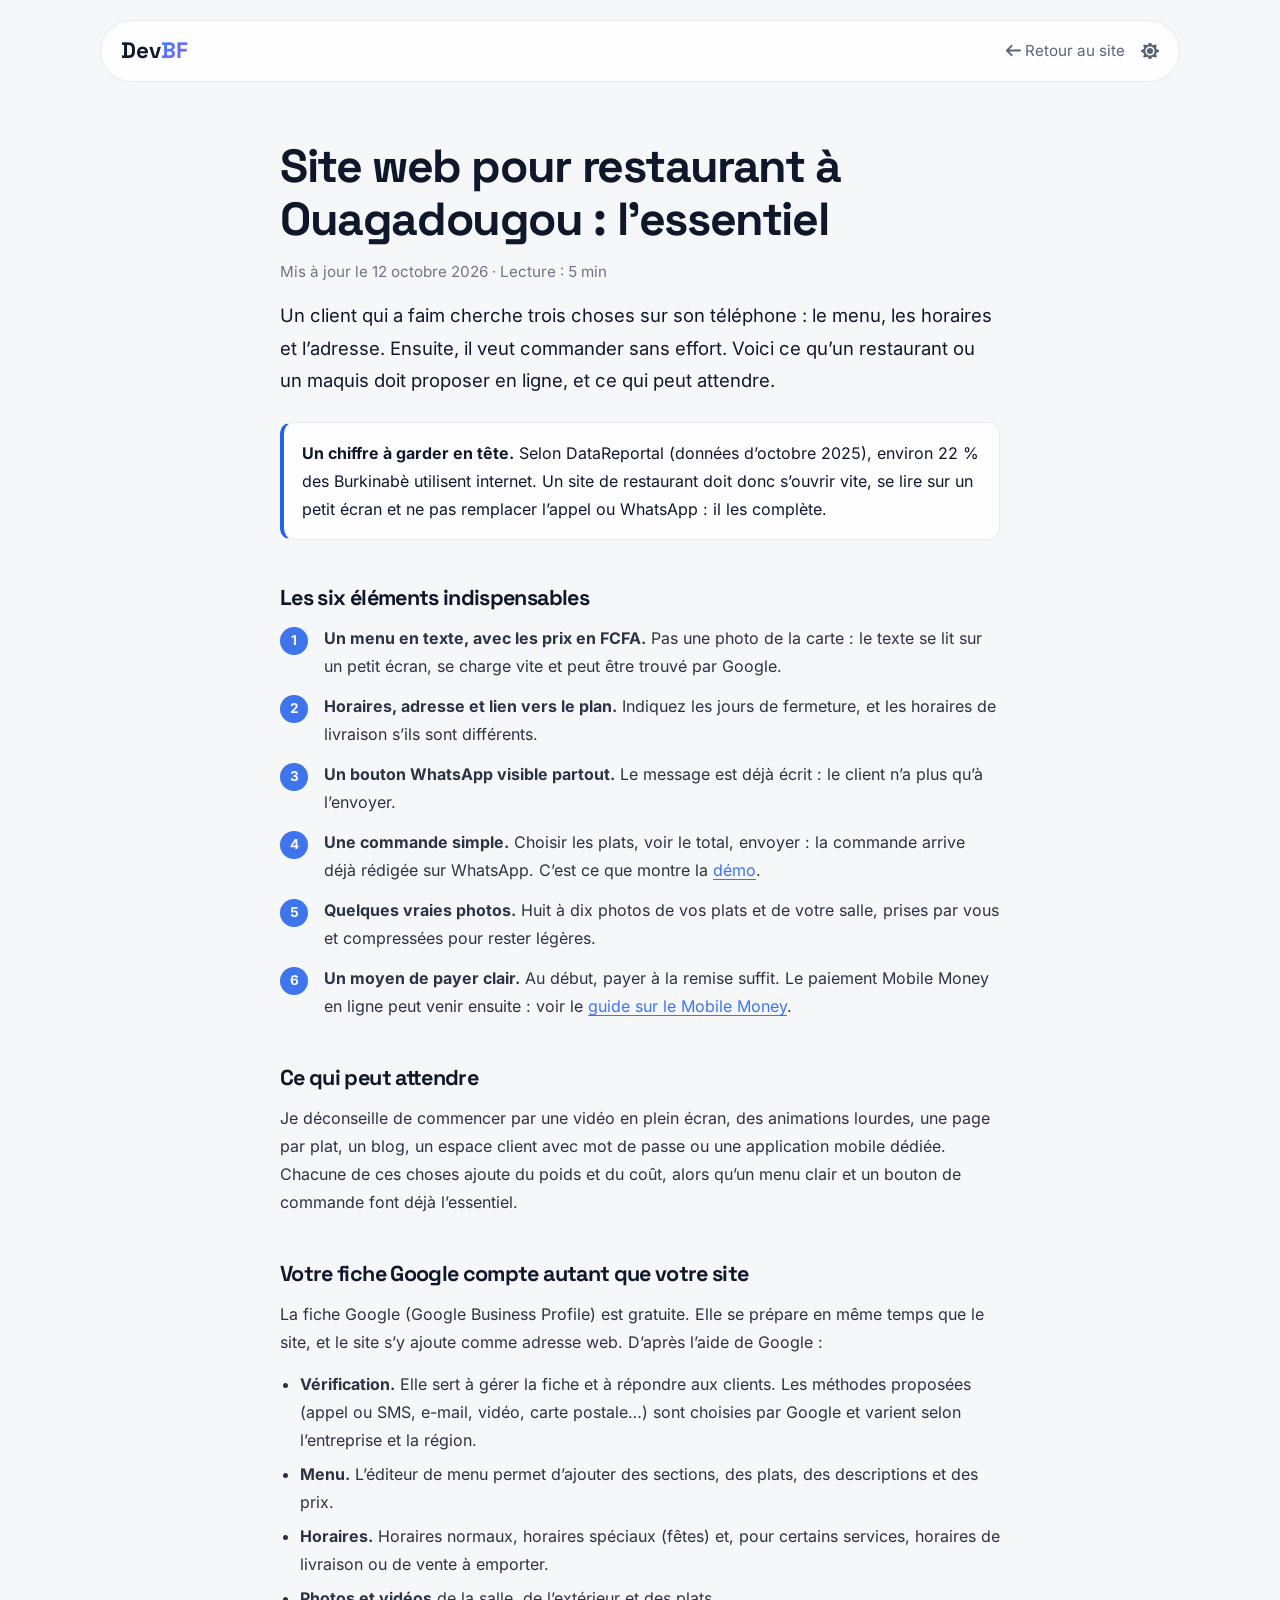
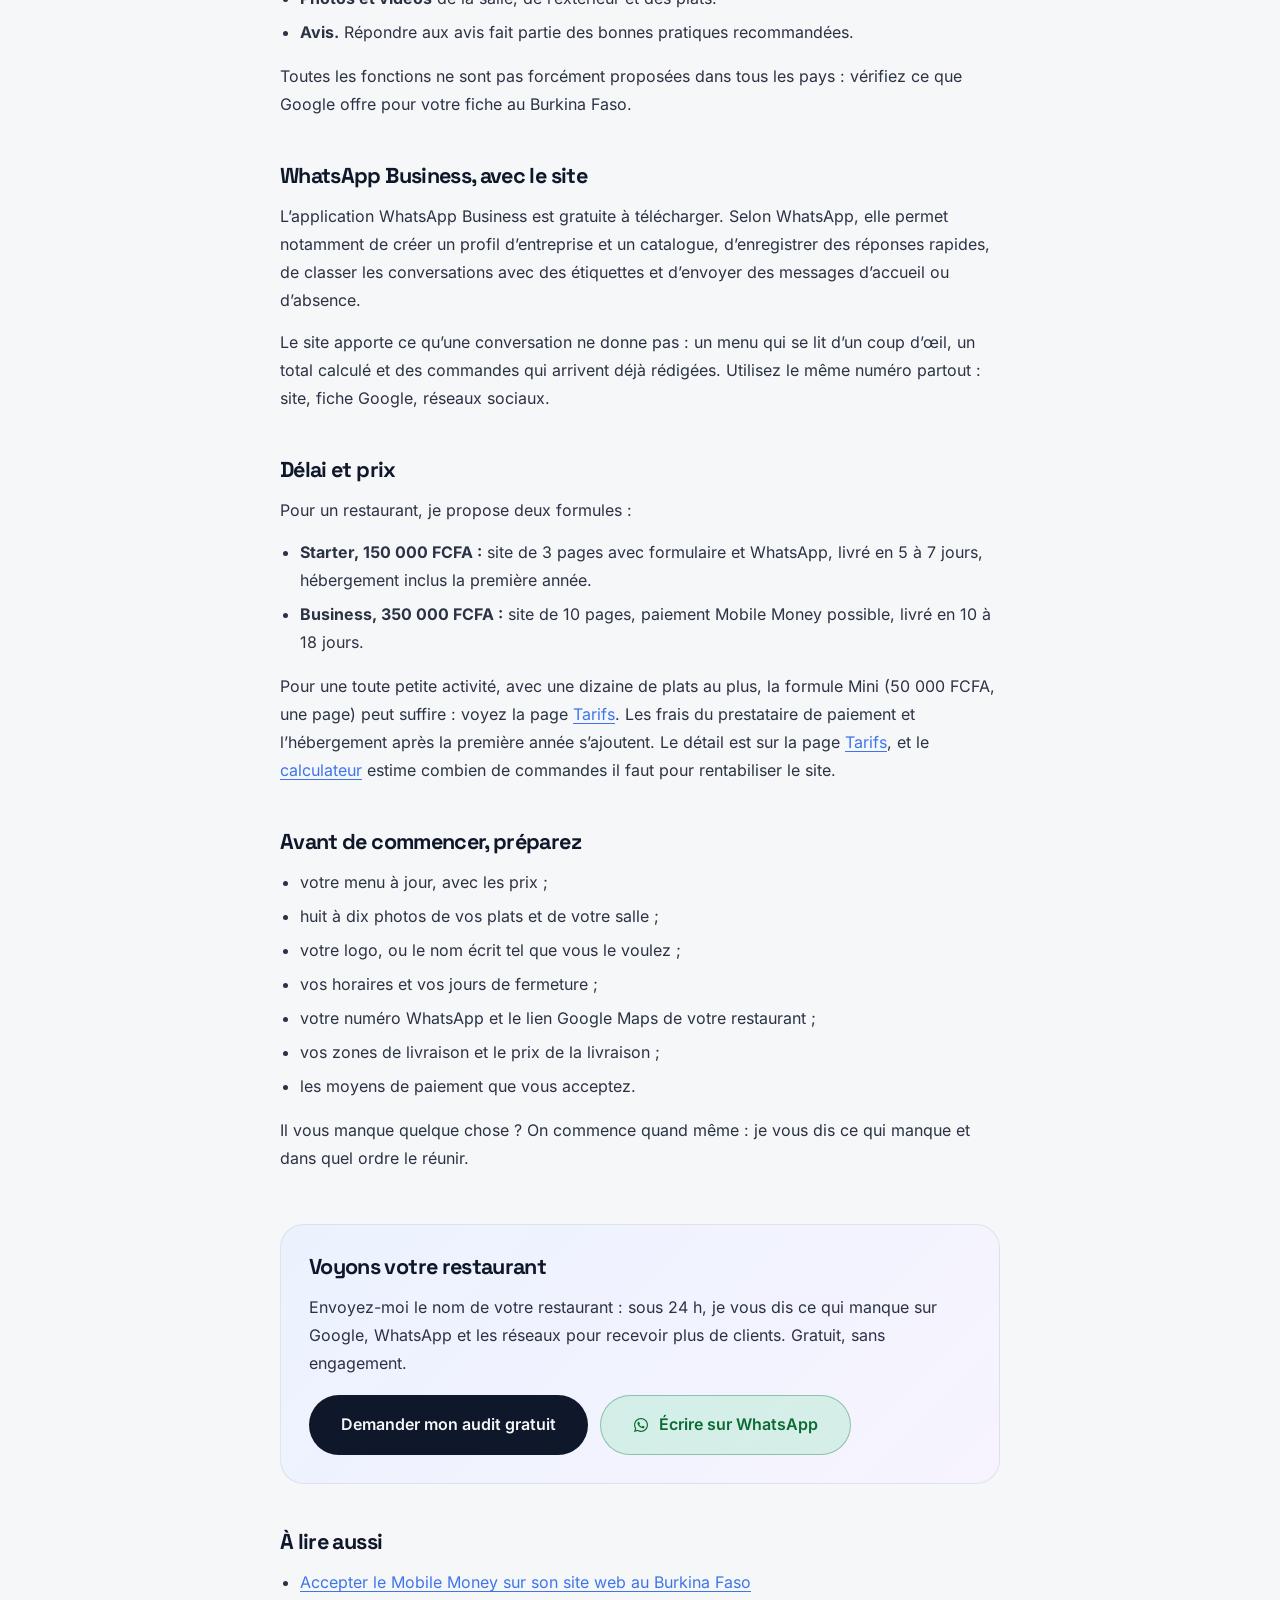
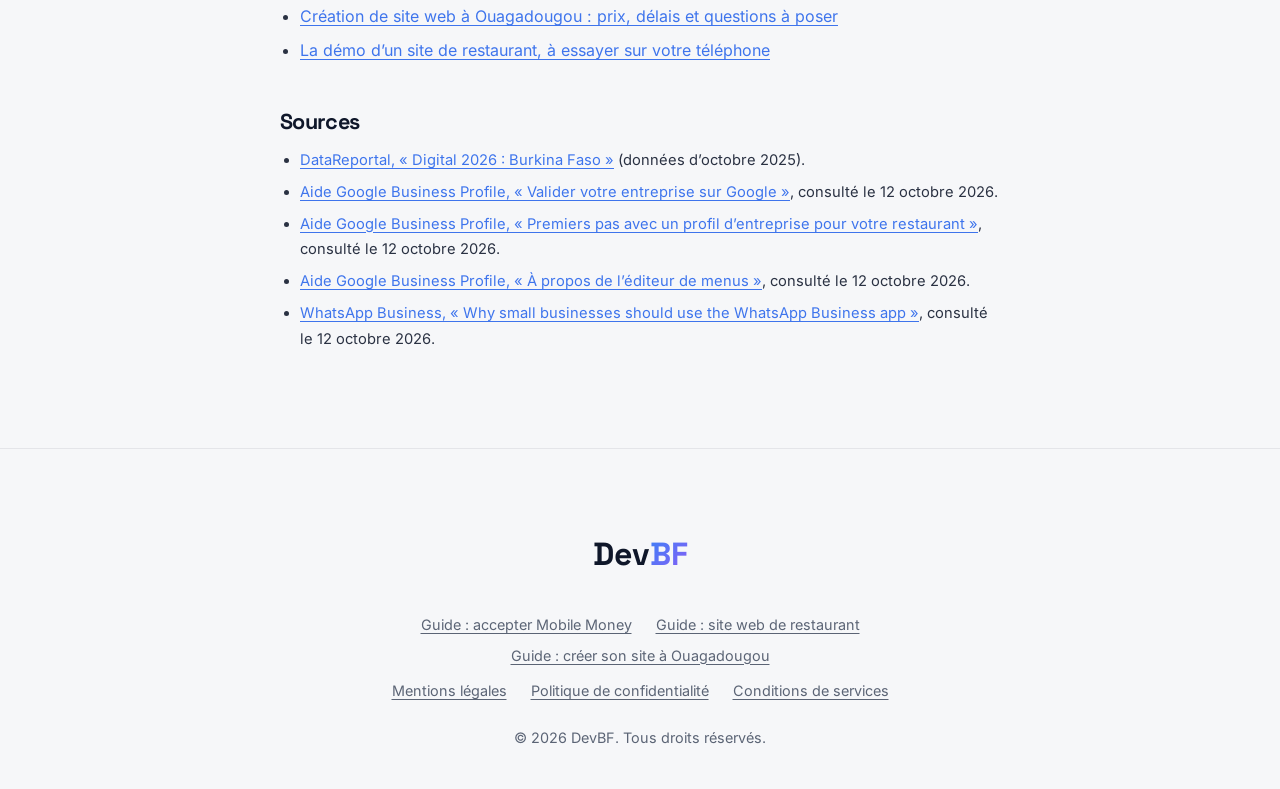
<file: ressources/site-web-restaurant-ouagadougou.html>
<!DOCTYPE html>
<html lang="fr">
<head>
    <meta charset="UTF-8">
    <meta name="viewport" content="width=device-width, initial-scale=1.0">
    <title>Site web pour restaurant à Ouagadougou : l’essentiel | DevBF</title>
    <meta name="description" content="Menu lisible sur téléphone, commande WhatsApp, fiche Google, paiement : ce dont un restaurant ou un maquis a besoin en ligne, et ce qui peut attendre.">
    <meta name="author" content="DevBF">
    <meta name="robots" content="index, follow, max-image-preview:large">
    <meta name="theme-color" content="#f6f7f9">
    <link rel="canonical" href="https://devbf.com/ressources/site-web-restaurant-ouagadougou.html">

    <meta property="og:type" content="article">
    <meta property="og:url" content="https://devbf.com/ressources/site-web-restaurant-ouagadougou.html">
    <meta property="og:title" content="Site web pour restaurant à Ouagadougou : l’essentiel | DevBF">
    <meta property="og:description" content="Menu lisible sur téléphone, commande WhatsApp, fiche Google, paiement : ce dont un restaurant ou un maquis a besoin en ligne, et ce qui peut attendre.">
    <meta property="og:image" content="https://devbf.com/og-devbf.jpg">
    <meta property="og:locale" content="fr_BF">
    <meta name="twitter:card" content="summary_large_image">
    <meta name="twitter:title" content="Site web pour restaurant à Ouagadougou : l’essentiel | DevBF">
    <meta name="twitter:description" content="Menu lisible sur téléphone, commande WhatsApp, fiche Google, paiement : ce dont un restaurant ou un maquis a besoin en ligne, et ce qui peut attendre.">
    <meta name="twitter:image" content="https://devbf.com/og-devbf.jpg">

    <link rel="icon" href="../favicon.svg" type="image/svg+xml">

    <!-- Polices : Inter est hébergée dans assets/fonts (déclarée dans css/style.css) ; Space Grotesk vient de Google Fonts. -->
    <link rel="preload" href="../assets/fonts/inter-latin-400.woff2" as="font" type="font/woff2" crossorigin>
    <link rel="preload" href="../assets/fonts/inter-latin-600.woff2" as="font" type="font/woff2" crossorigin>
    <link rel="preconnect" href="https://fonts.googleapis.com">
    <link rel="preconnect" href="https://fonts.gstatic.com" crossorigin>
    <link href="https://fonts.googleapis.com/css2?family=Space+Grotesk:wght@500;600;700&display=swap" rel="stylesheet">
    <link rel="stylesheet" href="../css/icons.css">
    <link rel="stylesheet" href="../css/style.css">

    <script type="application/ld+json">
{
  "@context": "https://schema.org",
  "@type": "Article",
  "headline": "Site web pour restaurant à Ouagadougou : l’essentiel",
  "description": "Menu lisible sur téléphone, commande WhatsApp, fiche Google, paiement : ce dont un restaurant ou un maquis a besoin en ligne, et ce qui peut attendre.",
  "inLanguage": "fr",
  "datePublished": "2026-10-12",
  "dateModified": "2026-10-12",
  "author": {
    "@type": "Organization",
    "name": "DevBF",
    "url": "https://devbf.com/"
  },
  "publisher": {
    "@type": "Organization",
    "name": "DevBF",
    "url": "https://devbf.com/"
  },
  "mainEntityOfPage": "https://devbf.com/ressources/site-web-restaurant-ouagadougou.html"
}
    </script>
</head>
<body>
    <script src="../js/theme-init.js"></script>

    <a href="#main" class="skip-link">Aller au contenu principal</a>

    <nav aria-label="Navigation">
        <a href="../index.html" class="logo">Dev<span>BF</span></a>

        <div class="legal-nav-actions">
            <a href="../index.html" class="legal-back"><i class="fas fa-arrow-left" aria-hidden="true"></i> Retour au site</a>
            <button class="theme-toggle" id="themeToggle" type="button" aria-label="Activer le thème sombre">
                <i class="fas fa-sun"></i>
            </button>
        </div>
    </nav>

    <main id="main" class="legal-page">
        <article class="legal-container">
            <h1>Site web pour restaurant à Ouagadougou&nbsp;: l’essentiel</h1>
            <p class="legal-meta">Mis à jour le 12 octobre 2026 · Lecture&nbsp;: 5 min</p>

            <p class="guide-lead">Un client qui a faim cherche trois choses sur son téléphone&nbsp;: le menu, les horaires et l’adresse. Ensuite, il veut commander sans effort. Voici ce qu’un restaurant ou un maquis doit proposer en ligne, et ce qui peut attendre.</p>

            <div class="guide-callout" role="note">
                <p><strong>Un chiffre à garder en tête.</strong> Selon DataReportal (données d’octobre 2025), environ 22&nbsp;% des Burkinabè utilisent internet. Un site de restaurant doit donc s’ouvrir vite, se lire sur un petit écran et ne pas remplacer l’appel ou WhatsApp&nbsp;: il les complète.</p>
            </div>

            <h2>Les six éléments indispensables</h2>
            <ol class="guide-steps">
                <li><strong>Un menu en texte, avec les prix en FCFA.</strong> Pas une photo de la carte&nbsp;: le texte se lit sur un petit écran, se charge vite et peut être trouvé par Google.</li>
                <li><strong>Horaires, adresse et lien vers le plan.</strong> Indiquez les jours de fermeture, et les horaires de livraison s’ils sont différents.</li>
                <li><strong>Un bouton WhatsApp visible partout.</strong> Le message est déjà écrit&nbsp;: le client n’a plus qu’à l’envoyer.</li>
                <li><strong>Une commande simple.</strong> Choisir les plats, voir le total, envoyer&nbsp;: la commande arrive déjà rédigée sur WhatsApp. C’est ce que montre la <a href="../demo/restaurant/index.html">démo</a>.</li>
                <li><strong>Quelques vraies photos.</strong> Huit à dix photos de vos plats et de votre salle, prises par vous et compressées pour rester légères.</li>
                <li><strong>Un moyen de payer clair.</strong> Au début, payer à la remise suffit. Le paiement Mobile Money en ligne peut venir ensuite&nbsp;: voir le <a href="accepter-mobile-money-site-web-burkina-faso.html">guide sur le Mobile Money</a>.</li>
            </ol>

            <h2>Ce qui peut attendre</h2>
            <p>Je déconseille de commencer par une vidéo en plein écran, des animations lourdes, une page par plat, un blog, un espace client avec mot de passe ou une application mobile dédiée. Chacune de ces choses ajoute du poids et du coût, alors qu’un menu clair et un bouton de commande font déjà l’essentiel.</p>

            <h2>Votre fiche Google compte autant que votre site</h2>
            <p>La fiche Google (Google Business Profile) est gratuite. Elle se prépare en même temps que le site, et le site s’y ajoute comme adresse web. D’après l’aide de Google&nbsp;:</p>
            <ul>
                <li><strong>Vérification.</strong> Elle sert à gérer la fiche et à répondre aux clients. Les méthodes proposées (appel ou SMS, e-mail, vidéo, carte postale…) sont choisies par Google et varient selon l’entreprise et la région.</li>
                <li><strong>Menu.</strong> L’éditeur de menu permet d’ajouter des sections, des plats, des descriptions et des prix.</li>
                <li><strong>Horaires.</strong> Horaires normaux, horaires spéciaux (fêtes) et, pour certains services, horaires de livraison ou de vente à emporter.</li>
                <li><strong>Photos et vidéos</strong> de la salle, de l’extérieur et des plats.</li>
                <li><strong>Avis.</strong> Répondre aux avis fait partie des bonnes pratiques recommandées.</li>
            </ul>
            <p>Toutes les fonctions ne sont pas forcément proposées dans tous les pays&nbsp;: vérifiez ce que Google offre pour votre fiche au Burkina Faso.</p>

            <h2>WhatsApp Business, avec le site</h2>
            <p>L’application WhatsApp Business est gratuite à télécharger. Selon WhatsApp, elle permet notamment de créer un profil d’entreprise et un catalogue, d’enregistrer des réponses rapides, de classer les conversations avec des étiquettes et d’envoyer des messages d’accueil ou d’absence.</p>
            <p>Le site apporte ce qu’une conversation ne donne pas&nbsp;: un menu qui se lit d’un coup d’œil, un total calculé et des commandes qui arrivent déjà rédigées. Utilisez le même numéro partout&nbsp;: site, fiche Google, réseaux sociaux.</p>

            <h2>Délai et prix</h2>
            <p>Pour un restaurant, je propose deux formules&nbsp;:</p>
            <ul>
                <li><strong>Starter, 150&nbsp;000&nbsp;FCFA&nbsp;:</strong> site de 3 pages avec formulaire et WhatsApp, livré en 5 à 7 jours, hébergement inclus la première année.</li>
                <li><strong>Business, 350&nbsp;000&nbsp;FCFA&nbsp;:</strong> site de 10 pages, paiement Mobile Money possible, livré en 10 à 18 jours.</li>
            </ul>
            <p>Pour une toute petite activité, avec une dizaine de plats au plus, la formule Mini (50&nbsp;000&nbsp;FCFA, une page) peut suffire&nbsp;: voyez la page <a href="../index.html#tarifs">Tarifs</a>. Les frais du prestataire de paiement et l’hébergement après la première année s’ajoutent. Le détail est sur la page <a href="../index.html#tarifs">Tarifs</a>, et le <a href="../index.html#simulation">calculateur</a> estime combien de commandes il faut pour rentabiliser le site.</p>

            <h2>Avant de commencer, préparez</h2>
            <ul>
                <li>votre menu à jour, avec les prix&nbsp;;</li>
                <li>huit à dix photos de vos plats et de votre salle&nbsp;;</li>
                <li>votre logo, ou le nom écrit tel que vous le voulez&nbsp;;</li>
                <li>vos horaires et vos jours de fermeture&nbsp;;</li>
                <li>votre numéro WhatsApp et le lien Google Maps de votre restaurant&nbsp;;</li>
                <li>vos zones de livraison et le prix de la livraison&nbsp;;</li>
                <li>les moyens de paiement que vous acceptez.</li>
            </ul>
            <p>Il vous manque quelque chose&nbsp;? On commence quand même&nbsp;: je vous dis ce qui manque et dans quel ordre le réunir.</p>

            <aside class="guide-cta" aria-labelledby="cta-title">
                <h2 id="cta-title">Voyons votre restaurant</h2>
                <p>Envoyez-moi le nom de votre restaurant&nbsp;: sous 24 h, je vous dis ce qui manque sur Google, WhatsApp et les réseaux pour recevoir plus de clients. Gratuit, sans engagement.</p>
                <div class="guide-cta-actions">
                    <a class="btn btn-primary" href="../index.html#audit">Demander mon audit gratuit</a>
                    <a class="btn btn-whatsapp" href="https://wa.me/22675598412?text=Bonjour%2C%20j%27ai%20lu%20votre%20guide%20sur%20les%20sites%20de%20restaurant.%20Je%20voudrais%20un%20audit%20gratuit%20de%20la%20pr%C3%A9sence%20en%20ligne%20de%20mon%20restaurant." target="_blank" rel="noopener noreferrer" data-source="guide-site-web-restaurant-ouagadougou"><i class="fab fa-whatsapp" aria-hidden="true"></i> Écrire sur WhatsApp</a>
                </div>
            </aside>

            <h2>À lire aussi</h2>
            <ul>
                <li><a href="accepter-mobile-money-site-web-burkina-faso.html">Accepter le Mobile Money sur son site web au Burkina Faso</a></li>
                <li><a href="creation-site-web-ouagadougou.html">Création de site web à Ouagadougou&nbsp;: prix, délais et questions à poser</a></li>
                <li><a href="../demo/restaurant/index.html">La démo d’un site de restaurant, à essayer sur votre téléphone</a></li>
            </ul>

            <h2>Sources</h2>
            <ul class="guide-sources">
                <li><a href="https://datareportal.com/reports/digital-2026-burkina-faso" target="_blank" rel="noopener noreferrer">DataReportal, «&nbsp;Digital 2026&nbsp;: Burkina Faso&nbsp;»</a> (données d’octobre 2025).</li>
                <li><a href="https://support.google.com/business/answer/7107242?hl=fr" target="_blank" rel="noopener noreferrer">Aide Google Business Profile, «&nbsp;Valider votre entreprise sur Google&nbsp;»</a>, consulté le 12 octobre 2026.</li>
                <li><a href="https://support.google.com/business/answer/14189260?hl=fr" target="_blank" rel="noopener noreferrer">Aide Google Business Profile, «&nbsp;Premiers pas avec un profil d’entreprise pour votre restaurant&nbsp;»</a>, consulté le 12 octobre 2026.</li>
                <li><a href="https://support.google.com/business/answer/9455840?hl=fr" target="_blank" rel="noopener noreferrer">Aide Google Business Profile, «&nbsp;À propos de l’éditeur de menus&nbsp;»</a>, consulté le 12 octobre 2026.</li>
                <li><a href="https://whatsappbusiness.com/resources/resource-library/small-business-use-whatsapp-business-app/" target="_blank" rel="noopener noreferrer">WhatsApp Business, «&nbsp;Why small businesses should use the WhatsApp Business app&nbsp;»</a>, consulté le 12 octobre 2026.</li>
            </ul>

        </article>
    </main>

    <footer>
        <div class="footer-content">
            <a href="../index.html" class="logo">Dev<span>BF</span></a>

            <ul class="footer-legal" aria-label="Guides">
                <li><a href="accepter-mobile-money-site-web-burkina-faso.html">Guide&nbsp;: accepter Mobile Money</a></li>
                <li><a href="site-web-restaurant-ouagadougou.html">Guide&nbsp;: site web de restaurant</a></li>
                <li><a href="creation-site-web-ouagadougou.html">Guide&nbsp;: créer son site à Ouagadougou</a></li>
            </ul>

            <ul class="footer-legal" aria-label="Informations légales">
                <li><a href="../mentions-legales.html">Mentions légales</a></li>
                <li><a href="../politique-confidentialite.html">Politique de confidentialité</a></li>
                <li><a href="../conditions-services.html">Conditions de services</a></li>
            </ul>

            <p class="footer-copy">
                &copy; <span id="current-year"></span> DevBF. Tous droits réservés.
            </p>
        </div>
    </footer>

    <script src="../js/page.js" defer></script>
</body>
</html>
</file>
<file: css/style.css>
/* ========================================= */
/* 0. FONTS                                  */
/* Inter est hébergée ici (assets/fonts, licence OFL).      */
/* Space Grotesk (titres) vient encore de Google Fonts, voir index.html. */
/* ========================================= */
@font-face {
    font-family: 'Inter';
    font-style: normal;
    font-weight: 400;
    font-display: swap;
    src: url('../assets/fonts/inter-latin-400.woff2') format('woff2');
}

@font-face {
    font-family: 'Inter';
    font-style: normal;
    font-weight: 500;
    font-display: swap;
    src: url('../assets/fonts/inter-latin-500.woff2') format('woff2');
}

@font-face {
    font-family: 'Inter';
    font-style: normal;
    font-weight: 600;
    font-display: swap;
    src: url('../assets/fonts/inter-latin-600.woff2') format('woff2');
}

@font-face {
    font-family: 'Inter';
    font-style: normal;
    font-weight: 700;
    font-display: swap;
    src: url('../assets/fonts/inter-latin-700.woff2') format('woff2');
}

/* ========================================= */
/* 1. CORE VARIABLES & RESET                 */
/* ========================================= */
:root {
    color-scheme: dark;

    --bg: #05050a;
    --surface: rgba(255, 255, 255, 0.035);
    --surface-hover: rgba(255, 255, 255, 0.07);
    --surface-solid: #0b0b12;
    --border: rgba(255, 255, 255, 0.09);
    --text-main: #ffffff;
    --text-muted: #9aa0b0;

    --accent-1: #3b82f6;
    --accent-2: #8b5cf6;
    --accent-3: #f97316;
    --warm: #f97316;
    --gradient-main: linear-gradient(135deg, var(--accent-1), var(--accent-2));

    --whatsapp: #25D366;
    --orange-money: #ff7900;
    --moov-money: #00a0e9;

    --radius: 24px;
    --transition: all 0.4s cubic-bezier(0.16, 1, 0.3, 1);

    --nav-bg: rgba(8, 8, 14, 0.68);
    --mobile-menu-bg: rgba(8, 8, 14, 0.96);

    --spot-border: rgba(255, 255, 255, 0.36);
    --spot-inner: rgba(255, 255, 255, 0.055);

    --btn-shadow: rgba(255, 255, 255, 0.16);
    --result-bg: rgba(0, 0, 0, 0.22);
}

body.light-mode {
    color-scheme: light;

    --bg: #f6f7f9;
    --surface: rgba(255, 255, 255, 0.72);
    --surface-hover: rgba(255, 255, 255, 0.95);
    --surface-solid: #ffffff;
    --border: rgba(15, 23, 42, 0.08);
    --text-main: #0f172a;
    --text-muted: #5b6475;

    --accent-1: #2563eb;
    --accent-2: #7c3aed;
    --accent-3: #ea580c;
    --warm: #ea580c;

    --nav-bg: rgba(255, 255, 255, 0.76);
    --mobile-menu-bg: rgba(255, 255, 255, 0.97);

    --spot-border: rgba(15, 23, 42, 0.16);
    --spot-inner: rgba(15, 23, 42, 0.035);

    --btn-shadow: rgba(15, 23, 42, 0.12);
    --result-bg: rgba(255, 255, 255, 0.62);
}

* {
    margin: 0;
    padding: 0;
    box-sizing: border-box;
}

html {
    scroll-behavior: smooth;
    scroll-padding-top: 110px;
}

body {
    font-family: 'Inter', system-ui, -apple-system, 'Segoe UI', Roboto, sans-serif;
    background-color: var(--bg);
    color: var(--text-main);
    line-height: 1.6;
    overflow-x: hidden;
    transition: background-color 0.5s ease, color 0.5s ease;
}

.sr-only {
    position: absolute;
    width: 1px;
    height: 1px;
    padding: 0;
    margin: -1px;
    overflow: hidden;
    clip: rect(0, 0, 0, 0);
    white-space: nowrap;
    border: 0;
}

.skip-link {
    position: absolute;
    top: -100px;
    left: 16px;
    z-index: 10001;
    background: var(--text-main);
    color: var(--bg);
    padding: 12px 18px;
    border-radius: 0 0 12px 12px;
    font-weight: 600;
    transition: top 0.3s ease;
}

.skip-link:focus {
    top: 0;
}

a,
button,
input,
textarea,
select {
    font-family: inherit;
}

a:focus-visible,
button:focus-visible,
summary:focus-visible,
input:focus-visible,
textarea:focus-visible,
select:focus-visible {
    outline: 2px solid var(--accent-1);
    outline-offset: 3px;
}

/* Animated Mesh Background */
.mesh-bg {
    position: fixed;
    inset: 0;
    z-index: -1;
    overflow: hidden;
    pointer-events: none;
}

.blob {
    position: absolute;
    border-radius: 50%;
    filter: blur(100px);
    opacity: 0.34;
    will-change: transform;
    animation: float 20s infinite ease-in-out alternate;
}

.blob-1 {
    width: 50vw;
    height: 50vw;
    background: var(--accent-1);
    top: -12%;
    left: -10%;
    animation-delay: 0s;
}

.blob-2 {
    width: 40vw;
    height: 40vw;
    background: var(--accent-2);
    bottom: -12%;
    right: -10%;
    animation-delay: -5s;
}

.blob-3 {
    width: 28vw;
    height: 28vw;
    background: var(--warm);
    top: 42%;
    left: 42%;
    animation-delay: -10s;
    opacity: 0.12;
}

body.light-mode .blob {
    opacity: 0.18;
}

body.light-mode .blob-3 {
    opacity: 0.09;
}

@keyframes float {
    0% {
        transform: translate(0, 0) scale(1);
    }
    100% {
        transform: translate(30px, 50px) scale(1.08);
    }
}

::-webkit-scrollbar {
    width: 8px;
}

::-webkit-scrollbar-track {
    background: var(--bg);
}

::-webkit-scrollbar-thumb {
    background: var(--border);
    border-radius: 4px;
}

h1, h2, h3, h4 {
    font-family: 'Space Grotesk', 'Inter', system-ui, sans-serif;
    letter-spacing: -0.03em;
    line-height: 1.1;
}

a {
    text-decoration: none;
    color: inherit;
}

ul {
    list-style: none;
}

/* ========================================= */
/* 2. NAVIGATION                             */
/* ========================================= */
nav {
    position: fixed;
    top: 20px;
    left: 50%;
    transform: translateX(-50%);
    width: 90%;
    max-width: 1080px;
    background: var(--nav-bg);
    backdrop-filter: blur(20px);
    -webkit-backdrop-filter: blur(20px);
    border: 1px solid var(--border);
    border-radius: 100px;
    padding: 12px 20px;
    display: flex;
    justify-content: space-between;
    align-items: center;
    z-index: 1000;
    transition: var(--transition);
}

.logo {
    font-family: 'Space Grotesk', 'Inter', system-ui, sans-serif;
    font-size: 1.4rem;
    font-weight: 700;
}

.logo span {
    background: var(--gradient-main);
    -webkit-background-clip: text;
    background-clip: text;
    -webkit-text-fill-color: transparent;
    color: transparent;
}

.nav-links {
    display: flex;
    gap: 1.25rem;
    align-items: center;
}

.nav-links a {
    color: var(--text-muted);
    font-weight: 500;
    font-size: 0.95rem;
    transition: var(--transition);
}

.nav-links a:hover,
.nav-links a.active {
    color: var(--text-main);
}

.nav-cta {
    background: var(--gradient-main);
    color: white !important;
    padding: 10px 18px;
    border-radius: 999px;
    font-weight: 700 !important;
    box-shadow: 0 10px 28px rgba(59, 130, 246, 0.22);
}

.nav-cta:hover {
    transform: translateY(-2px);
    box-shadow: 0 14px 34px rgba(59, 130, 246, 0.28);
}

.menu-toggle {
    display: none;
    background: none;
    border: none;
    color: var(--text-main);
    font-size: 1.2rem;
    cursor: pointer;
}

.menu-toggle i {
    transition: transform 0.3s ease;
}

.theme-toggle {
    background: none;
    border: none;
    color: var(--text-muted);
    font-size: 1.1rem;
    cursor: pointer;
    transition: var(--transition);
}

.theme-toggle:hover {
    color: var(--text-main);
    transform: rotate(20deg);
}

/* ========================================= */
/* 3. HERO SECTION                           */
/* ========================================= */
.hero {
    min-height: 100vh;
    display: flex;
    align-items: center;
    justify-content: center;
    padding: 145px 20px 90px;
    position: relative;
}

.hero-layout {
    width: 100%;
    max-width: 1200px;
    margin: 0 auto;
    display: grid;
    grid-template-columns: 1.05fr 0.95fr;
    gap: 60px;
    align-items: center;
}

.hero-copy {
    position: relative;
    z-index: 1;
}

.hero-badge {
    display: inline-flex;
    align-items: center;
    gap: 8px;
    background: var(--surface);
    border: 1px solid var(--border);
    padding: 8px 20px;
    border-radius: 100px;
    font-size: 0.85rem;
    font-weight: 500;
    color: var(--text-main);
    margin-bottom: 30px;
    backdrop-filter: blur(10px);
}

.hero-badge i {
    color: var(--accent-1);
}

.status-dot {
    font-size: 8px;
    color: var(--warm) !important;
    animation: pulse 2s infinite ease-in-out;
}

@keyframes pulse {
    0%, 100% {
        opacity: 1;
        transform: scale(1);
    }
    50% {
        opacity: 0.45;
        transform: scale(0.82);
    }
}

.hero h1 {
    font-size: clamp(2.8rem, 6vw, 5rem);
    margin-bottom: 24px;
    font-weight: 700;
}

.rotator-wrapper {
    display: inline-block;
    position: relative;
    width: 12ch;
    max-width: 100%;
    height: 1.15em;
    vertical-align: bottom;
    overflow: hidden;
}

.rotator-word {
    position: absolute;
    left: 0;
    top: 0;
    width: 100%;
    background: var(--gradient-main);
    -webkit-background-clip: text;
    background-clip: text;
    -webkit-text-fill-color: transparent;
    color: transparent;
    opacity: 0;
    transform: translateY(100%);
    transition: all 0.6s cubic-bezier(0.16, 1, 0.3, 1);
}

.rotator-word.active {
    opacity: 1;
    transform: translateY(0);
}

.rotator-word.exit {
    opacity: 0;
    transform: translateY(-100%);
}

.hero p {
    font-size: 1.18rem;
    color: var(--text-muted);
    max-width: 600px;
    margin: 0 0 40px;
}

.btn-group {
    display: flex;
    gap: 16px;
    flex-wrap: wrap;
}

.btn {
    display: inline-flex;
    align-items: center;
    justify-content: center;
    gap: 10px;
    padding: 16px 32px;
    border-radius: 100px;
    font-weight: 600;
    font-size: 1rem;
    transition: var(--transition);
    border: none;
    cursor: pointer;
    position: relative;
    overflow: hidden;
}

.btn-block {
    width: 100%;
}

.btn-primary {
    background: var(--text-main);
    color: var(--bg);
}

.btn-primary:hover {
    transform: translateY(-3px);
    box-shadow: 0 10px 30px var(--btn-shadow);
}

.btn-secondary {
    background: var(--surface);
    color: var(--text-main);
    border: 1px solid var(--border);
    backdrop-filter: blur(10px);
}

.btn-secondary:hover {
    background: var(--surface-hover);
    transform: translateY(-3px);
}

.btn-whatsapp {
    background: rgba(37, 211, 102, 0.12);
    color: var(--whatsapp);
    border: 1px solid rgba(37, 211, 102, 0.35);
}

.btn-whatsapp:hover {
    background: rgba(37, 211, 102, 0.18);
    transform: translateY(-2px);
}

/* Hero Visual Mockup */
.hero-visual {
    position: relative;
    width: 100%;
    max-width: 560px;
    aspect-ratio: 16 / 11;
    justify-self: end;
}

.browser {
    position: absolute;
    inset: 0;
    background: var(--surface-solid);
    border: 1px solid var(--border);
    border-radius: 24px;
    box-shadow: 0 30px 80px rgba(0, 0, 0, 0.35);
    overflow: hidden;
}

body.light-mode .browser {
    box-shadow: 0 30px 80px rgba(0, 0, 0, 0.12);
}

.browser-bar {
    height: 42px;
    display: flex;
    align-items: center;
    gap: 8px;
    padding: 0 16px;
    border-bottom: 1px solid var(--border);
    background: rgba(255, 255, 255, 0.04);
}

body.light-mode .browser-bar {
    background: rgba(15, 23, 42, 0.03);
}

.dot {
    width: 10px;
    height: 10px;
    border-radius: 50%;
    flex-shrink: 0;
}

.dot-red { background: #ff5f57; }
.dot-yellow { background: #febc2e; }
.dot-green { background: #28c840; }

.browser-url {
    margin-left: 10px;
    height: 24px;
    flex: 1;
    border-radius: 999px;
    background: var(--bg);
    border: 1px solid var(--border);
    display: flex;
    align-items: center;
    padding: 0 12px;
    color: var(--text-muted);
    font-size: 0.75rem;
    gap: 8px;
    overflow: hidden;
    white-space: nowrap;
}

.browser-url .fa-lock {
    font-size: 10px;
}

.browser-body {
    padding: 22px;
    display: grid;
    gap: 16px;
}

.mock-nav {
    display: flex;
    justify-content: space-between;
    align-items: center;
}

.mock-logo {
    width: 80px;
    height: 10px;
    border-radius: 999px;
    background: var(--gradient-main);
}

.mock-links {
    display: flex;
    gap: 8px;
}

.mock-link {
    width: 38px;
    height: 8px;
    border-radius: 999px;
    background: var(--border);
}

.mock-scenes {
    position: relative;
    display: grid;
    min-height: 245px;
}

.mock-scene {
    grid-area: 1 / 1;
    opacity: 0;
    transform: translateY(10px);
    transition: opacity 0.45s ease, transform 0.45s cubic-bezier(0.16, 1, 0.3, 1);
    pointer-events: none;
    border-radius: 18px;
    padding: 20px;
    background: linear-gradient(
        135deg,
        rgba(59, 130, 246, 0.16),
        rgba(139, 92, 246, 0.14)
    );
    border: 1px solid var(--border);
    display: grid;
    gap: 10px;
    align-content: start;
}

.mock-scene.active {
    opacity: 1;
    transform: none;
    pointer-events: auto;
}

.mock-kicker {
    font-size: 0.66rem;
    text-transform: uppercase;
    letter-spacing: 1.2px;
    color: var(--accent-1);
    font-weight: 800;
}

.mock-heading {
    font-size: 1rem;
    font-weight: 800;
    color: var(--text-main);
}

.mock-sub {
    font-size: 0.74rem;
    color: var(--text-muted);
    line-height: 1.45;
}

.mock-btn-row {
    display: flex;
    gap: 10px;
    margin-top: 4px;
    flex-wrap: wrap;
}

.mock-btn {
    height: 30px;
    border-radius: 999px;
    padding: 0 14px;
    display: inline-flex;
    align-items: center;
    justify-content: center;
    font-size: 0.68rem;
    font-weight: 800;
}

.mock-btn.primary {
    background: var(--text-main);
    color: var(--bg);
}

.mock-btn.money {
    background: var(--orange-money);
    color: white;
    box-shadow: 0 0 18px rgba(255, 121, 0, 0.24);
}

.mock-btn.moov {
    background: var(--moov-money);
    color: white;
    box-shadow: 0 0 18px rgba(0, 160, 233, 0.22);
}

.mock-btn.soft {
    background: var(--surface-hover);
    color: var(--text-main);
    border: 1px solid var(--border);
}

.mock-cards {
    display: grid;
    grid-template-columns: repeat(3, 1fr);
    gap: 10px;
    margin-top: 4px;
}

.mock-card {
    height: 62px;
    border-radius: 14px;
    background: var(--surface-hover);
    border: 1px solid var(--border);
}

.mock-card.wide {
    grid-column: span 2;
}

.phone {
    position: absolute;
    right: -24px;
    bottom: -34px;
    width: 160px;
    height: 310px;
    border-radius: 34px;
    background: #0b0b10;
    border: 1px solid rgba(255, 255, 255, 0.16);
    box-shadow: 0 24px 60px rgba(0, 0, 0, 0.45);
    padding: 10px;
    animation: phoneFloat 6s ease-in-out infinite;
}

body.light-mode .phone {
    background: #111827;
    border-color: rgba(0, 0, 0, 0.16);
    box-shadow: 0 24px 60px rgba(0, 0, 0, 0.18);
}

.phone-notch {
    width: 60px;
    height: 6px;
    border-radius: 999px;
    background: rgba(255, 255, 255, 0.2);
    margin: 0 auto 10px;
}

.phone-screen {
    height: calc(100% - 16px);
    border-radius: 26px;
    background: linear-gradient(180deg, rgba(255, 255, 255, 0.08), rgba(255, 255, 255, 0.02));
    border: 1px solid rgba(255, 255, 255, 0.08);
    padding: 14px;
    display: flex;
    flex-direction: column;
    gap: 10px;
    color: white;
}

.phone-title {
    font-size: 0.72rem;
    font-weight: 800;
}

.phone-item {
    height: 34px;
    border-radius: 12px;
    background: rgba(255, 255, 255, 0.08);
    border: 1px solid rgba(255, 255, 255, 0.08);
}

.phone-pay {
    margin-top: auto;
    height: 36px;
    border-radius: 999px;
    background: var(--orange-money);
    display: flex;
    align-items: center;
    justify-content: center;
    font-size: 0.72rem;
    font-weight: 800;
    color: white;
    box-shadow: 0 0 20px rgba(255, 121, 0, 0.35);
}

@keyframes phoneFloat {
    0%, 100% {
        transform: translateY(0) rotate(0deg);
    }
    50% {
        transform: translateY(-10px) rotate(-1deg);
    }
}

/* ========================================= */
/* 4. SECTIONS                               */
/* ========================================= */
.section {
    padding: 96px 20px;
    position: relative;
}

.section--compact {
    padding: 72px 20px;
}

.section--solid {
    background: var(--surface-solid);
    border-top: 1px solid var(--border);
    border-bottom: 1px solid var(--border);
}

.container {
    max-width: 1200px;
    margin: 0 auto;
}

.section-header {
    text-align: center;
    margin-bottom: 58px;
}

.section-header h2 {
    font-size: clamp(2.35rem, 5vw, 3.6rem);
    margin-bottom: 18px;
}

.section-header p {
    color: var(--text-muted);
    font-size: 1.1rem;
    max-width: 650px;
    margin: 0 auto;
}

/* Credibility Strip */
.credibility-section {
    padding: 0 20px 20px;
}

.credibility-strip {
    display: grid;
    grid-template-columns: repeat(4, minmax(0, 1fr));
    gap: 14px;
    max-width: 1000px;
    margin: 0 auto;
}

.cred-item {
    display: flex;
    align-items: center;
    justify-content: center;
    gap: 10px;
    padding: 14px 16px;
    border-radius: 999px;
    border: 1px solid var(--border);
    background: var(--surface);
    color: var(--text-muted);
    font-size: 0.92rem;
    font-weight: 600;
    backdrop-filter: blur(10px);
}

.cred-item i {
    color: var(--accent-1);
}

/* ========================================= */
/* 5. BENTO GRID                             */
/* ========================================= */
.bento-grid {
    display: grid;
    grid-template-columns: repeat(4, 1fr);
    grid-auto-rows: minmax(200px, auto);
    gap: 20px;
}

.bento-card {
    background: var(--surface);
    border: 1px solid var(--border);
    border-radius: var(--radius);
    padding: 30px;
    transition: var(--transition);
    position: relative;
    overflow: hidden;
    backdrop-filter: blur(10px);
    display: flex;
    flex-direction: column;
    justify-content: space-between;

    --mouse-x: 50%;
    --mouse-y: 50%;
}

.bento-card::before {
    content: "";
    position: absolute;
    inset: 0;
    border-radius: var(--radius);
    padding: 1px;
    background: radial-gradient(
        600px circle at var(--mouse-x) var(--mouse-y),
        var(--spot-border),
        transparent 40%
    );
    -webkit-mask: linear-gradient(#fff 0 0) content-box, linear-gradient(#fff 0 0);
    mask: linear-gradient(#fff 0 0) content-box, linear-gradient(#fff 0 0);
    -webkit-mask-composite: xor;
    mask-composite: exclude;
    opacity: 0;
    transition: opacity 0.5s;
    pointer-events: none;
}

.bento-card::after {
    content: "";
    position: absolute;
    inset: 0;
    border-radius: var(--radius);
    background: radial-gradient(
        400px circle at var(--mouse-x) var(--mouse-y),
        var(--spot-inner),
        transparent 40%
    );
    opacity: 0;
    transition: opacity 0.5s;
    pointer-events: none;
}

.bento-card:hover::before,
.bento-card:hover::after {
    opacity: 1;
}

.bento-card:hover {
    transform: translateY(-5px);
}

.bento-large {
    grid-column: span 2;
    grid-row: span 2;
}

.bento-wide {
    grid-column: span 2;
}

.bento-card .icon-box {
    width: 50px;
    height: 50px;
    background: var(--gradient-main);
    border-radius: 14px;
    display: flex;
    align-items: center;
    justify-content: center;
    font-size: 1.5rem;
    color: white;
    margin-bottom: 20px;
}

.bento-card h3 {
    font-size: 1.4rem;
    margin-bottom: 10px;
}

.bento-card p {
    color: var(--text-muted);
    font-size: 1rem;
}

.bento-card .bg-icon {
    position: absolute;
    right: -20px;
    bottom: -20px;
    font-size: 10rem;
    color: var(--text-main);
    opacity: 0.03;
    transition: var(--transition);
    pointer-events: none;
}

.bento-card:hover .bg-icon {
    transform: scale(1.1) rotate(10deg);
    opacity: 0.06;
}

/* ========================================= */
/* 6. PROCESS                                */
/* ========================================= */
.process-grid {
    display: grid;
    grid-template-columns: repeat(4, minmax(0, 1fr));
    gap: 20px;
}

.process-step {
    background: var(--surface);
    border: 1px solid var(--border);
    border-radius: var(--radius);
    padding: 30px 24px;
    backdrop-filter: blur(10px);
    transition: var(--transition);
    position: relative;
    overflow: hidden;
}

.process-step:hover {
    transform: translateY(-5px);
    background: var(--surface-hover);
}

.step-number {
    width: 42px;
    height: 42px;
    border-radius: 14px;
    background: var(--surface-hover);
    border: 1px solid var(--border);
    display: inline-flex;
    align-items: center;
    justify-content: center;
    font-family: 'Space Grotesk', 'Inter', system-ui, sans-serif;
    font-weight: 700;
    color: var(--accent-1);
    margin-bottom: 18px;
}

.process-step h3 {
    font-size: 1.15rem;
    margin-bottom: 10px;
}

.process-step p {
    color: var(--text-muted);
    font-size: 0.95rem;
}

/* ========================================= */
/* 7. PRICING                                */
/* ========================================= */
.pricing-grid {
    display: grid;
    grid-template-columns: minmax(0, 1fr);
    gap: 28px;
    align-items: stretch;
}

/* Quatre formules : une colonne sur téléphone, 2 x 2 sur tablette, une ligne de quatre sur grand écran. */
@media (min-width: 700px) {
    .pricing-grid {
        grid-template-columns: repeat(2, minmax(0, 1fr));
    }
}

@media (min-width: 1100px) {
    .pricing-grid {
        grid-template-columns: repeat(4, minmax(0, 1fr));
        gap: 20px;
    }

    .pricing-card {
        padding: 34px 22px;
    }

    .pricing-price {
        font-size: 2.3rem;
    }
}

.pricing-card {
    background: var(--surface-solid);
    border: 1px solid var(--border);
    border-radius: var(--radius);
    padding: 38px 30px;
    transition: var(--transition);
    position: relative;
    display: flex;
    flex-direction: column;
}

.pricing-card:hover {
    transform: translateY(-5px);
}

.pricing-card.featured {
    border: none;
    box-shadow: 0 20px 50px rgba(59, 130, 246, 0.12);
}

.pricing-card.featured::before {
    content: '';
    position: absolute;
    inset: 0;
    border-radius: var(--radius);
    padding: 2px;
    background: var(--gradient-main);
    -webkit-mask: linear-gradient(#fff 0 0) content-box, linear-gradient(#fff 0 0);
    mask: linear-gradient(#fff 0 0) content-box, linear-gradient(#fff 0 0);
    -webkit-mask-composite: xor;
    mask-composite: exclude;
    pointer-events: none;
}

.pricing-badge {
    position: absolute;
    top: -14px;
    left: 50%;
    transform: translateX(-50%);
    background: var(--gradient-main);
    color: white;
    padding: 6px 18px;
    border-radius: 100px;
    font-size: 0.78rem;
    font-weight: 800;
    text-transform: uppercase;
    letter-spacing: 1px;
    z-index: 1;
}

.pricing-header {
    text-align: center;
    margin-bottom: 18px;
}

.pricing-header h3 {
    font-size: 1.5rem;
    margin-bottom: 14px;
}

.pricing-price {
    font-size: 2.8rem;
    font-weight: 700;
    font-family: 'Space Grotesk', 'Inter', system-ui, sans-serif;
}

.pricing-price span {
    font-size: 1rem;
    color: var(--text-muted);
    font-weight: 400;
}

.plan-audience {
    color: var(--text-muted);
    font-size: 0.95rem;
    text-align: center;
    margin-bottom: 22px;
}

.pricing-meta {
    display: grid;
    gap: 10px;
    margin: 0 0 24px;
    padding: 18px;
    border-radius: 16px;
    background: var(--surface);
    border: 1px solid var(--border);
}

.pricing-meta div {
    display: flex;
    justify-content: space-between;
    gap: 12px;
    font-size: 0.9rem;
    color: var(--text-muted);
}

.pricing-meta strong {
    color: var(--text-main);
    font-weight: 600;
    text-align: right;
}

.pricing-features {
    margin-bottom: 28px;
    flex: 1;
}

.pricing-features li {
    display: flex;
    align-items: flex-start;
    gap: 12px;
    margin-bottom: 14px;
    color: var(--text-muted);
}

.pricing-features li i {
    flex: none;
    margin-top: 0.3em;
    color: var(--accent-1);
}

/* ========================================= */
/* 8. ROI CALCULATOR                         */
/* ========================================= */
.calculator-container {
    background: var(--surface-solid);
    border: 1px solid var(--border);
    border-radius: 28px;
    padding: 36px;
    max-width: 860px;
    margin: 0 auto;
    position: relative;
    overflow: hidden;
}

.calc-grid {
    display: grid;
    grid-template-columns: 1fr 1fr;
    gap: 40px;
    position: relative;
    z-index: 1;
}

.calc-input-group {
    margin-bottom: 24px;
}

.calc-input-group:last-child {
    margin-bottom: 0;
}

.calc-input-group label {
    display: flex;
    justify-content: space-between;
    margin-bottom: 12px;
    font-weight: 500;
    font-size: 1rem;
}

.calc-input-group label span {
    color: var(--accent-1);
    font-family: 'Space Grotesk', 'Inter', system-ui, sans-serif;
    font-weight: 700;
}

input[type=range] {
    -webkit-appearance: none;
    appearance: none;
    width: 100%;
    background: transparent;
}

input[type=range]:focus {
    outline: none;
}

input[type=range]::-webkit-slider-runnable-track {
    width: 100%;
    height: 6px;
    background: var(--border);
    border-radius: 3px;
}

input[type=range]::-webkit-slider-thumb {
    -webkit-appearance: none;
    appearance: none;
    height: 22px;
    width: 22px;
    border-radius: 50%;
    background: var(--text-main);
    cursor: pointer;
    margin-top: -8px;
    box-shadow: 0 0 15px var(--accent-1);
    transition: transform 0.2s;
}

input[type=range]::-webkit-slider-thumb:hover {
    transform: scale(1.15);
}

input[type=range]::-moz-range-track {
    width: 100%;
    height: 6px;
    background: var(--border);
    border-radius: 3px;
}

input[type=range]::-moz-range-thumb {
    height: 22px;
    width: 22px;
    border: none;
    border-radius: 50%;
    background: var(--text-main);
    cursor: pointer;
    box-shadow: 0 0 15px var(--accent-1);
    transition: transform 0.2s;
}

input[type=range]::-moz-range-thumb:hover {
    transform: scale(1.15);
}

.calc-result {
    display: flex;
    flex-direction: column;
    justify-content: center;
    align-items: center;
    background: var(--result-bg);
    border-radius: 20px;
    padding: 32px;
    text-align: center;
    border: 1px solid var(--border);
}

.calc-result p {
    color: var(--text-muted);
    margin-bottom: 10px;
    font-size: 0.82rem;
    text-transform: uppercase;
    letter-spacing: 1.6px;
}

.calc-result h3 {
    font-size: 2.6rem;
    background: var(--gradient-main);
    -webkit-background-clip: text;
    background-clip: text;
    -webkit-text-fill-color: transparent;
    color: transparent;
    margin-bottom: 10px;
}

.calc-note {
    color: var(--text-muted);
    font-size: 0.88rem;
}

/* ========================================= */
/* 9. PORTFOLIO / CONCEPT CARDS              */
/* ========================================= */
.case-grid {
    display: grid;
    grid-template-columns: repeat(auto-fit, minmax(320px, 1fr));
    gap: 26px;
    align-items: stretch;
}

.case-card {
    --media-bg: linear-gradient(135deg, rgba(255,255,255,0.04), transparent);
    --info-bg: linear-gradient(160deg, rgba(59,130,246,0.10), transparent 60%);
    display: flex;
    flex-direction: column;
    background: rgba(255, 255, 255, 0.025);
    border: 1px solid var(--border);
    border-radius: 22px;
    overflow: hidden;
    cursor: pointer;
    transition: var(--transition);
}

body.light-mode .case-card {
    background: rgba(255, 255, 255, 0.72);
}

.case-card:hover {
    transform: translateY(-6px);
    border-color: rgba(139, 92, 246, 0.30);
    box-shadow: 0 24px 60px rgba(0, 0, 0, 0.35);
}

body.light-mode .case-card:hover {
    box-shadow: 0 24px 60px rgba(15, 23, 42, 0.12);
}

.case-card[data-theme="restaurant"] {
    --media-bg: linear-gradient(135deg, rgba(37,99,235,0.20), rgba(15,23,42,0) 70%);
    --info-bg: linear-gradient(165deg, rgba(37,99,235,0.30), rgba(76,29,149,0.12) 55%, rgba(0,0,0,0) 90%);
}

.case-card[data-theme="immobilier"] {
    --media-bg: linear-gradient(135deg, rgba(190,18,60,0.20), rgba(15,23,42,0) 70%);
    --info-bg: linear-gradient(165deg, rgba(190,18,60,0.30), rgba(124,45,18,0.14) 55%, rgba(0,0,0,0) 90%);
}

.case-card[data-theme="boutique"] {
    --media-bg: linear-gradient(135deg, rgba(109,40,217,0.22), rgba(15,23,42,0) 70%);
    --info-bg: linear-gradient(165deg, rgba(109,40,217,0.32), rgba(59,130,246,0.12) 55%, rgba(0,0,0,0) 90%);
}

body.light-mode .case-card[data-theme="restaurant"] {
    --media-bg: linear-gradient(135deg, rgba(37,99,235,0.12), rgba(255,255,255,0) 70%);
    --info-bg: linear-gradient(165deg, rgba(37,99,235,0.16), rgba(76,29,149,0.07) 55%, rgba(255,255,255,0) 90%);
}

body.light-mode .case-card[data-theme="immobilier"] {
    --media-bg: linear-gradient(135deg, rgba(190,18,60,0.12), rgba(255,255,255,0) 70%);
    --info-bg: linear-gradient(165deg, rgba(190,18,60,0.16), rgba(124,45,18,0.08) 55%, rgba(255,255,255,0) 90%);
}

body.light-mode .case-card[data-theme="boutique"] {
    --media-bg: linear-gradient(135deg, rgba(109,40,217,0.13), rgba(255,255,255,0) 70%);
    --info-bg: linear-gradient(165deg, rgba(109,40,217,0.17), rgba(59,130,246,0.07) 55%, rgba(255,255,255,0) 90%);
}

.case-media {
    position: relative;
    padding: 18px;
    background-image: var(--media-bg);
    border-bottom: 1px solid var(--border);
}

.case-screen {
    position: relative;
    overflow: hidden;
    border-radius: 16px;
    border: 1px solid var(--border);
    background: rgba(255, 255, 255, 0.025);
    min-height: 190px;
    display: flex;
    flex-direction: column;
    align-items: center;
    justify-content: center;
    gap: 14px;
    padding: 24px 18px;
    text-align: center;
}

body.light-mode .case-screen {
    background: rgba(15, 23, 42, 0.025);
}

.case-screen > i {
    position: relative;
    z-index: 2;
    font-size: 2.6rem;
    color: var(--text-muted);
    opacity: 0.75;
    transition: var(--transition);
}

.case-card:hover .case-screen > i {
    opacity: 1;
    transform: scale(1.06);
}

.case-screen-line {
    position: relative;
    z-index: 2;
    font-size: 0.82rem;
    font-weight: 700;
    color: var(--text-muted);
    letter-spacing: 0.2px;
}

.case-badge {
    position: absolute;
    top: 14px;
    right: 14px;
    z-index: 3;
    padding: 6px 12px;
    border-radius: 999px;
    font-size: 0.72rem;
    font-weight: 800;
    letter-spacing: 0.4px;
    color: #fff;
    background: rgba(8, 8, 14, 0.55);
    border: 1px solid rgba(255, 255, 255, 0.14);
    backdrop-filter: blur(8px);
}

body.light-mode .case-badge {
    color: var(--text-main);
    background: rgba(255, 255, 255, 0.82);
    border-color: var(--border);
}

.case-info {
    flex: 1;
    display: flex;
    flex-direction: column;
    gap: 12px;
    padding: 24px 24px 22px;
    background-image: var(--info-bg);
}

.case-eyebrow {
    font-size: 0.74rem;
    font-weight: 800;
    text-transform: uppercase;
    letter-spacing: 1.4px;
    color: var(--accent-1);
}

.case-title {
    font-size: 1.45rem;
    line-height: 1.2;
    color: var(--text-main);
}

.case-desc {
    color: var(--text-muted);
    font-size: 0.96rem;
    line-height: 1.6;
}

.case-tags {
    display: flex;
    flex-wrap: wrap;
    gap: 8px;
    margin-top: 4px;
}

.tag {
    padding: 7px 13px;
    border-radius: 999px;
    background: rgba(255, 255, 255, 0.04);
    border: 1px solid var(--border);
    color: var(--text-muted);
    font-size: 0.78rem;
    font-weight: 600;
}

body.light-mode .tag {
    background: rgba(15, 23, 42, 0.04);
}

.case-link {
    margin-top: auto;
    align-self: flex-start;
    display: inline-flex;
    align-items: center;
    gap: 8px;
    padding: 6px 0 0;
    background: none;
    border: none;
    cursor: pointer;
    color: var(--accent-1);
    font-weight: 700;
    font-size: 0.95rem;
    transition: var(--transition);
}

.case-link i {
    transition: transform 0.3s ease;
}

.case-link:hover {
    gap: 12px;
}

/* ========================================= */
/* 10. CONCEPT PHOTOS                        */
/* ========================================= */
.case-photo {
    position: absolute;
    inset: 0;
    width: 100%;
    height: 100%;
    object-fit: cover;
    z-index: 0;
    opacity: 0;
    transform: scale(1.02);
    background: #0b0d14;
    transition:
        opacity 0.55s ease,
        transform 0.7s cubic-bezier(0.16, 1, 0.3, 1);
    pointer-events: none;
}

.case-photo.loaded {
    opacity: 1;
    transform: scale(1);
}

.case-card:hover .case-photo.loaded {
    transform: scale(1.05);
}

.case-screen.has-photo::after,
.case-modal-preview.has-photo::after {
    content: "";
    position: absolute;
    inset: 0;
    z-index: 1;
    pointer-events: none;
    background: linear-gradient(
        180deg,
        rgba(5, 5, 10, 0.22),
        rgba(5, 5, 10, 0.64)
    );
}

.case-screen.has-photo > i,
.case-modal-preview.has-photo > i {
    display: none;
}

.case-modal-preview.has-photo::before {
    display: none;
}

.case-screen.has-photo .case-screen-line {
    color: rgba(255, 255, 255, 0.94);
    text-shadow: 0 1px 10px rgba(0, 0, 0, 0.55);
}

/* ========================================= */
/* 11. CASE MODAL                            */
/* ========================================= */
.case-modal[hidden] {
    display: none;
}

.case-modal {
    position: fixed;
    inset: 0;
    z-index: 12000;
    display: grid;
    place-items: center;
    padding: 24px;
}

.case-modal-backdrop {
    position: absolute;
    inset: 0;
    background: rgba(0, 0, 0, 0.72);
    backdrop-filter: blur(10px);
    -webkit-backdrop-filter: blur(10px);
}

.case-modal-dialog {
    position: relative;
    z-index: 1;
    width: min(920px, 100%);
    max-height: min(720px, calc(100vh - 48px));
    overflow: auto;
    display: grid;
    grid-template-columns: 0.9fr 1.1fr;
    background: #0b0d14;
    border: 1px solid rgba(255, 255, 255, 0.1);
    border-radius: 28px;
    box-shadow: 0 35px 100px rgba(0, 0, 0, 0.55);
}

body.light-mode .case-modal-dialog {
    background: #ffffff;
    border-color: rgba(0, 0, 0, 0.08);
}

.case-modal-close {
    position: absolute;
    top: 14px;
    right: 14px;
    z-index: 4;
    width: 42px;
    height: 42px;
    border-radius: 50%;
    border: 1px solid rgba(255, 255, 255, 0.12);
    background: rgba(0, 0, 0, 0.3);
    color: #fff;
    cursor: pointer;
    display: grid;
    place-items: center;
    transition: var(--transition);
}

body.light-mode .case-modal-close {
    background: rgba(255, 255, 255, 0.8);
    color: var(--text-main);
    border-color: var(--border);
}

.case-modal-close:hover {
    transform: scale(1.08) rotate(90deg);
}

.case-modal-preview {
    position: relative;
    overflow: hidden;
    min-height: 430px;
    display: grid;
    place-items: center;
    background: linear-gradient(135deg, #101a36, #1b1030);
}

.case-modal-preview::before {
    content: '';
    position: absolute;
    width: 260px;
    height: 260px;
    border-radius: 50%;
    background: var(--gradient-main);
    filter: blur(80px);
    opacity: 0.4;
    z-index: 0;
}

.case-modal-preview > i {
    position: relative;
    z-index: 2;
    font-size: 7rem;
    color: #fff;
    opacity: 0.9;
}

.case-modal-badge {
    position: absolute;
    top: 24px;
    left: 24px;
    z-index: 3;
    padding: 8px 12px;
    border: 1px solid rgba(255, 255, 255, 0.16);
    border-radius: 999px;
    color: #fff;
    background: rgba(0, 0, 0, 0.24);
    font-size: 0.72rem;
    font-weight: 700;
    backdrop-filter: blur(8px);
}

.case-modal-content {
    padding: 54px 44px;
    display: flex;
    flex-direction: column;
    justify-content: center;
    gap: 0;
}

.case-modal-content .case-eyebrow {
    margin-bottom: 14px;
}

.case-modal-content h2 {
    font-size: clamp(2rem, 4vw, 3rem);
    margin-bottom: 18px;
    color: var(--text-main);
}

.case-modal-content > p {
    color: var(--text-muted);
    margin-bottom: 24px;
    line-height: 1.65;
}

.case-modal-features {
    display: flex;
    flex-wrap: wrap;
    gap: 8px;
    margin-bottom: 30px;
}

.case-modal-features span {
    padding: 8px 12px;
    border-radius: 999px;
    border: 1px solid var(--border);
    color: var(--text-muted);
    font-size: 0.8rem;
}

.case-modal-content .btn {
    width: 100%;
}

body.modal-open {
    overflow: hidden;
}

/* ========================================= */
/* 12. ENGAGEMENTS                           */
/* ========================================= */
.engagement-grid {
    display: grid;
    grid-template-columns: repeat(3, minmax(0, 1fr));
    gap: 24px;
}

.engagement-card {
    background: var(--surface-solid);
    border: 1px solid var(--border);
    border-radius: var(--radius);
    padding: 30px;
    transition: var(--transition);
}

.engagement-card:hover {
    transform: translateY(-5px);
    border-color: rgba(139, 92, 246, 0.25);
}

.engagement-icon {
    width: 48px;
    height: 48px;
    border-radius: 14px;
    background: var(--gradient-main);
    color: white;
    display: flex;
    align-items: center;
    justify-content: center;
    font-size: 1.2rem;
    margin-bottom: 18px;
}

.engagement-card h3 {
    font-size: 1.25rem;
    margin-bottom: 10px;
}

.engagement-card p {
    color: var(--text-muted);
    font-size: 0.98rem;
}

/* ========================================= */
/* 13. FAQ                                   */
/* ========================================= */
.faq-list {
    max-width: 820px;
    margin: 0 auto;
    display: grid;
    gap: 14px;
}

.faq-item {
    background: var(--surface);
    border: 1px solid var(--border);
    border-radius: 18px;
    overflow: hidden;
    backdrop-filter: blur(10px);
    transition: var(--transition);
}

.faq-item:hover {
    background: var(--surface-hover);
}

.faq-item summary {
    list-style: none;
    cursor: pointer;
    padding: 20px 22px;
    display: flex;
    justify-content: space-between;
    align-items: center;
    gap: 16px;
    font-weight: 600;
    color: var(--text-main);
}

.faq-item summary::-webkit-details-marker {
    display: none;
}

.faq-icon {
    color: var(--accent-1);
    transition: transform 0.3s ease;
    flex-shrink: 0;
}

.faq-item[open] .faq-icon {
    transform: rotate(45deg);
}

.faq-answer {
    padding: 0 22px 22px;
    color: var(--text-muted);
    line-height: 1.7;
}

/* ========================================= */
/* 14. CONTACT                               */
/* ========================================= */
.contact-grid {
    display: grid;
    grid-template-columns: 1fr 1fr;
    gap: 60px;
}

.contact-info h3 {
    font-size: 2rem;
    margin-bottom: 20px;
}

.contact-info > p {
    color: var(--text-muted);
    font-size: 1.08rem;
    margin-bottom: 40px;
}

.contact-list {
    display: flex;
    flex-direction: column;
    gap: 20px;
}

.contact-item {
    display: flex;
    align-items: center;
    gap: 15px;
}

.contact-icon {
    width: 50px;
    height: 50px;
    background: var(--surface);
    border: 1px solid var(--border);
    border-radius: 12px;
    display: flex;
    align-items: center;
    justify-content: center;
    color: var(--accent-1);
    font-size: 1.2rem;
    flex-shrink: 0;
}

.contact-item h4 {
    margin-bottom: 4px;
}

.contact-item p,
.contact-item a {
    color: var(--text-muted);
    margin: 0;
    transition: var(--transition);
}

.contact-item a:hover {
    color: var(--accent-1);
}

.contact-form {
    display: flex;
    flex-direction: column;
    gap: 20px;
}

.form-row {
    display: grid;
    grid-template-columns: 1fr 1fr;
    gap: 20px;
}

.form-group {
    position: relative;
}

.form-group input,
.form-group textarea,
.form-group select {
    width: 100%;
    padding: 20px;
    background: var(--surface);
    border: 1px solid var(--border);
    border-radius: 16px;
    color: var(--text-main);
    font-family: 'Inter', system-ui, -apple-system, 'Segoe UI', Roboto, sans-serif;
    font-size: 1rem;
    transition: var(--transition);
    outline: none;
    backdrop-filter: blur(10px);
}

.form-group textarea {
    resize: vertical;
    min-height: 150px;
}

.form-group select {
    appearance: none;
    background-image: url("data:image/svg+xml,%3Csvg xmlns='http://www.w3.org/2000/svg' viewBox='0 0 24 24' fill='none' stroke='%239aa0b0' stroke-width='2'%3E%3Cpath d='M6 9l6 6 6-6'/%3E%3C/svg%3E");
    background-repeat: no-repeat;
    background-position: right 18px center;
    background-size: 18px;
    padding-right: 48px;
}

.form-group select option {
    background: var(--surface-solid);
    color: var(--text-main);
}

.form-group input::placeholder,
.form-group textarea::placeholder {
    color: transparent;
}

.form-group input:focus,
.form-group textarea:focus,
.form-group select:focus {
    border-color: var(--accent-1);
    box-shadow: 0 0 0 4px rgba(59, 130, 246, 0.1);
}

.form-group > label {
    position: absolute;
    left: 20px;
    top: 20px;
    color: var(--text-muted);
    pointer-events: none;
    transition: var(--transition);
    background: transparent;
    padding: 0 4px;
}

.form-group input:focus ~ label,
.form-group input:not(:placeholder-shown) ~ label,
.form-group textarea:focus ~ label,
.form-group textarea:not(:placeholder-shown) ~ label {
    top: -10px;
    font-size: 0.8rem;
    color: var(--accent-1);
    background: var(--bg);
}

.form-group.select-group > label,
.form-group.static-label > label {
    position: static;
    display: block;
    margin-bottom: 8px;
    color: var(--text-main);
    font-weight: 600;
    background: transparent;
    padding: 0;
    font-size: 0.95rem;
    pointer-events: auto;
}

.choice-group {
    display: flex;
    flex-wrap: wrap;
    gap: 10px;
}

.form-group.static-label .choice {
    position: relative;
    display: inline-flex;
    cursor: pointer;
    user-select: none;
    pointer-events: auto;
}

.form-group.static-label .choice span {
    pointer-events: none;
    display: inline-flex;
    align-items: center;
    gap: 8px;
    padding: 12px 18px;
    border-radius: 999px;
    border: 1px solid var(--border);
    background: var(--surface);
    color: var(--text-muted);
    font-weight: 600;
    transition: var(--transition);
}

.form-group.static-label .choice input {
    position: absolute;
    width: 1px;
    height: 1px;
    padding: 0;
    margin: 0;
    border: 0;
    background: transparent;
    box-shadow: none;
    appearance: none;
    -webkit-appearance: none;
    opacity: 0;
    pointer-events: none;
}

.form-group.static-label .choice:hover span {
    background: var(--surface-hover);
    color: var(--text-main);
}

.form-group.static-label .choice input:checked + span {
    background: var(--text-main);
    color: var(--bg);
    border-color: transparent;
}

.form-group.static-label .choice input:focus-visible + span {
    outline: 2px solid var(--accent-1);
    outline-offset: 3px;
}

/* ========================================= */
/* 15. FOOTER, WHATSAPP, TOAST, MOBILE CTA   */
/* ========================================= */
footer {
    background: var(--bg);
    border-top: 1px solid var(--border);
    padding: 80px 20px 40px;
    text-align: center;
}

.footer-content {
    max-width: 650px;
    margin: 0 auto;
}

.footer-content .logo {
    font-size: 2rem;
}

.footer-title {
    font-size: 2.35rem;
    margin: 20px 0;
}

.footer-tagline,
.footer-copy,
.footer-areas {
    color: var(--text-muted);
}

.footer-areas {
    margin-top: 12px;
    font-size: 0.95rem;
}

.footer-copy {
    margin-top: 40px;
    font-size: 0.9rem;
}

.social-links {
    display: flex;
    justify-content: center;
    gap: 20px;
    margin-top: 40px;
}

.social-links a {
    width: 50px;
    height: 50px;
    border-radius: 50%;
    background: var(--surface);
    border: 1px solid var(--border);
    display: flex;
    align-items: center;
    justify-content: center;
    transition: var(--transition);
    font-size: 1.2rem;
}

.social-links a:hover {
    background: var(--text-main);
    color: var(--bg);
    transform: translateY(-5px);
}

.whatsapp-float {
    position: fixed;
    bottom: 30px;
    right: 30px;
    width: 65px;
    height: 65px;
    background: var(--whatsapp);
    color: white;
    border-radius: 50%;
    display: flex;
    align-items: center;
    justify-content: center;
    font-size: 2rem;
    box-shadow: 0 10px 30px rgba(37, 211, 102, 0.4);
    z-index: 999;
    transition: transform 0.3s ease;
    text-decoration: none;
}

.whatsapp-float:hover {
    transform: scale(1.1) rotate(10deg);
}

.toast {
    position: fixed;
    bottom: 30px;
    left: 50%;
    transform: translate(-50%, 120px);
    background: var(--text-main);
    color: var(--bg);
    padding: 16px 24px;
    border-radius: 100px;
    font-weight: 600;
    box-shadow: 0 18px 50px rgba(0, 0, 0, 0.35);
    display: flex;
    align-items: center;
    gap: 10px;
    opacity: 0;
    pointer-events: none;
    transition: transform 0.45s cubic-bezier(0.16, 1, 0.3, 1), opacity 0.3s ease;
    z-index: 10000;
    max-width: calc(100vw - 40px);
}

.toast.show {
    transform: translate(-50%, 0);
    opacity: 1;
    pointer-events: auto;
}

.toast.success i {
    color: var(--whatsapp);
}

.toast.error i {
    color: #f87171;
}

.mobile-cta-bar {
    display: none;
}

.reveal {
    opacity: 0;
    transform: translateY(24px);
    transition: opacity 0.65s ease, transform 0.65s cubic-bezier(0.16, 1, 0.3, 1);
}

.reveal.visible {
    opacity: 1;
    transform: none;
}

/* ========================================= */
/* 16. RESPONSIVE                            */
/* ========================================= */
@media (max-width: 1040px) {
    .hero-layout {
        grid-template-columns: 1fr;
        text-align: center;
        gap: 70px;
    }

    .hero-copy {
        display: flex;
        flex-direction: column;
        align-items: center;
    }

    .hero p {
        margin-left: auto;
        margin-right: auto;
    }

    .btn-group {
        justify-content: center;
    }

    .hero-visual {
        justify-self: center;
        max-width: 520px;
    }
}

@media (max-width: 900px) {
    .bento-grid {
        grid-template-columns: repeat(2, 1fr);
    }

    .bento-large,
    .bento-wide {
        grid-column: span 2;
    }

    .credibility-strip,
    .process-grid,
    .engagement-grid {
        grid-template-columns: repeat(2, minmax(0, 1fr));
    }

    .calc-grid,
    .contact-grid {
        grid-template-columns: 1fr;
        gap: 40px;
    }

    .case-modal-dialog {
        grid-template-columns: 1fr;
    }

    .case-modal-preview {
        min-height: 260px;
    }

    .case-modal-content {
        padding: 34px 28px;
    }
}

@media (max-width: 768px) {
    nav {
        width: 95%;
    }

    .nav-links {
        display: none;
        position: absolute;
        top: 70px;
        left: 0;
        width: 100%;
        background: var(--mobile-menu-bg);
        flex-direction: column;
        padding: 30px;
        border-radius: 20px;
        border: 1px solid var(--border);
        gap: 1.25rem;
        backdrop-filter: blur(20px);
        z-index: 1001;
    }

    .nav-links.active {
        display: flex;
    }

    .nav-cta {
        width: 100%;
        text-align: center;
    }

    .menu-toggle {
        display: block;
    }

    .bento-grid {
        grid-template-columns: 1fr;
    }

    .bento-large,
    .bento-wide {
        grid-column: span 1;
    }

    .credibility-strip,
    .process-grid,
    .engagement-grid,
    .case-grid {
        grid-template-columns: 1fr;
    }

    .section {
        padding: 72px 20px;
    }

    .section--compact {
        padding: 56px 20px;
    }

    .calculator-container {
        padding: 28px 20px;
    }

    .blob {
        filter: blur(70px);
    }

    .bento-card::before,
    .bento-card::after {
        display: none;
    }

    .form-row {
        grid-template-columns: 1fr;
    }

    .mobile-cta-bar {
        position: fixed;
        left: 0;
        right: 0;
        bottom: 0;
        z-index: 998;
        display: grid;
        grid-template-columns: 1fr 1fr;
        gap: 10px;
        padding: 12px 16px calc(12px + env(safe-area-inset-bottom));
        background: var(--mobile-menu-bg);
        border-top: 1px solid var(--border);
        backdrop-filter: blur(20px);
        -webkit-backdrop-filter: blur(20px);
    }

    .whatsapp-float {
        bottom: 96px;
        right: 16px;
        width: 56px;
        height: 56px;
        font-size: 1.7rem;
    }

    .toast {
        bottom: 112px;
        width: calc(100% - 32px);
        justify-content: center;
        border-radius: 18px;
        text-align: center;
    }

    body {
        padding-bottom: 84px;
    }

    .phone {
        right: -8px;
        bottom: -18px;
        width: 132px;
        height: 258px;
        padding: 8px;
    }

    .phone-screen {
        padding: 12px;
        gap: 8px;
    }

    .phone-title {
        font-size: 0.66rem;
    }

    .phone-item {
        height: 28px;
    }

    .phone-pay {
        height: 32px;
        font-size: 0.66rem;
    }
}

@media (max-width: 560px) {
    .case-modal {
        padding: 12px;
    }

    .case-modal-dialog {
        border-radius: 22px;
        max-height: calc(100vh - 24px);
    }

    .case-modal-preview {
        min-height: 210px;
    }

    .case-modal-preview > i {
        font-size: 5rem;
    }
}

@media (max-width: 480px) {
    .hero h1 {
        font-size: clamp(2.35rem, 10vw, 3rem);
    }

    .rotator-wrapper {
        width: 10ch;
    }

    .hero-visual {
        max-width: 100%;
    }

    .phone {
        display: none;
    }

    .calc-result h3 {
        font-size: 2.1rem;
    }

    .case-title {
        font-size: 1.3rem;
    }
}

@media (prefers-reduced-motion: reduce) {
    html {
        scroll-behavior: auto;
    }

    *,
    *::before,
    *::after {
        animation-duration: 0.01ms !important;
        animation-iteration-count: 1 !important;
        transition-duration: 0.01ms !important;
        scroll-behavior: auto !important;
    }

    .reveal {
        opacity: 1;
        transform: none;
    }
}

/* ========================================= */
/* 16. FORM HINTS, FOOTER LEGAL LINKS        */
/* ========================================= */
.form-group.is-required > label::after {
    content: ' *';
    color: var(--accent-3);
}

.form-consent {
    font-size: 0.85rem;
    color: var(--text-muted);
    line-height: 1.55;
}

.form-consent a,
.footer-legal a {
    text-decoration: underline;
    text-underline-offset: 3px;
}

.form-consent a {
    color: var(--accent-1);
}

.footer-legal {
    list-style: none;
    display: flex;
    flex-wrap: wrap;
    justify-content: center;
    gap: 8px 24px;
    margin-top: 32px;
    font-size: 0.9rem;
}

.footer-legal a {
    color: var(--text-muted);
}

.footer-legal a:hover,
.footer-legal a[aria-current="page"] {
    color: var(--text-main);
}

.footer-legal + .footer-copy {
    margin-top: 24px;
}

/* ========================================= */
/* 17. LEGAL PAGES                           */
/* ========================================= */
.legal-nav-actions {
    display: flex;
    align-items: center;
    gap: 16px;
}

.legal-back {
    color: var(--text-muted);
    font-size: 0.95rem;
}

.legal-back:hover {
    color: var(--text-main);
}

.legal-page {
    padding: 140px 20px 80px;
}

.legal-container {
    max-width: 720px;
    margin: 0 auto;
}

.legal-container h1 {
    font-family: 'Space Grotesk', 'Inter', system-ui, sans-serif;
    font-size: clamp(2rem, 4.5vw, 2.9rem);
    line-height: 1.15;
    margin-bottom: 12px;
}

.legal-meta {
    color: var(--text-muted);
    font-size: 0.95rem;
    margin-bottom: 36px;
}

.legal-container h2 {
    font-family: 'Space Grotesk', 'Inter', system-ui, sans-serif;
    font-size: 1.35rem;
    line-height: 1.3;
    margin: 44px 0 12px;
}

.legal-container p,
.legal-container li {
    line-height: 1.75;
    opacity: 0.88;
}

.legal-container p {
    margin-bottom: 14px;
}

.legal-container ul {
    list-style: disc;
    margin: 0 0 16px 1.25rem;
}

.legal-container li {
    margin-bottom: 6px;
}

.legal-container a {
    color: var(--accent-1);
    text-decoration: underline;
    text-underline-offset: 3px;
}

.legal-draft-note {
    border: 1px solid var(--accent-3);
    border-left-width: 4px;
    border-radius: 12px;
    padding: 16px 18px;
    margin-bottom: 32px;
    background: var(--surface);
}

.legal-draft-note p {
    margin: 0;
    opacity: 1;
}

.legal-draft-note p + p {
    margin-top: 8px;
}

.todo {
    background: rgba(249, 115, 22, 0.2);
    border-radius: 4px;
    padding: 0 4px;
}


/* ========================================= */
/* 18. UTILITIES, NEW HOME SECTIONS          */
/* ========================================= */
[hidden] {
    display: none !important;
}

.hero .hero-demo-link {
    margin: 22px 0 0;
    font-size: 0.98rem;
}

.hero-demo-link a {
    color: var(--text-main);
    text-decoration: underline;
    text-underline-offset: 4px;
}

.hero-demo-link a:hover {
    color: var(--accent-1);
}

/* Audit */
.audit-card {
    display: grid;
    grid-template-columns: 1fr auto;
    gap: 32px;
    align-items: center;
    padding: 36px 40px;
    border: 1px solid var(--border);
    border-radius: var(--radius);
    background:
        linear-gradient(135deg, rgba(59, 130, 246, 0.10), rgba(139, 92, 246, 0.07)),
        var(--surface-solid);
}

.audit-copy h2 {
    font-size: clamp(1.5rem, 3vw, 2rem);
    margin-bottom: 10px;
}

.audit-copy p {
    color: var(--text-muted);
    max-width: 56ch;
}

.audit-actions {
    display: flex;
    flex-direction: column;
    gap: 12px;
    min-width: 240px;
}

/* Pricing additions */
.plan-wa {
    margin-top: 12px;
    text-align: center;
    font-size: 0.9rem;
}

.plan-wa a {
    color: var(--text-muted);
    text-decoration: underline;
    text-underline-offset: 3px;
}

.plan-wa a:hover {
    color: var(--text-main);
}

.plan-wa i {
    margin-right: 6px;
    color: var(--whatsapp);
}

.pricing-note {
    display: flex;
    align-items: flex-start;
    justify-content: center;
    gap: 12px;
    max-width: 720px;
    margin: 36px auto 0;
    color: var(--text-muted);
    font-size: 0.95rem;
}

.pricing-note i {
    margin-top: 0.25em;
    color: var(--accent-1);
}

.pricing-note strong {
    color: var(--text-main);
}

/* Payback calculator */
.calc-plan {
    margin-bottom: 24px;
}

.calc-result .calc-disclaimer {
    display: block;
    max-width: 34ch;
    margin-top: 14px;
}

/* Demo links */
.case-demo {
    align-self: flex-start;
    display: inline-flex;
    align-items: center;
    gap: 8px;
    font-size: 0.92rem;
    font-weight: 600;
    color: var(--text-main);
    text-decoration: underline;
    text-underline-offset: 4px;
}

.case-demo:hover {
    color: var(--accent-1);
}

.case-demo--modal {
    margin-top: 14px;
}

/* Contact form states */
.contact-form-wrap {
    min-width: 0;
}

.form-success {
    align-items: center;
    justify-content: center;
    padding: 48px 28px;
    text-align: center;
    border: 1px solid var(--border);
    border-radius: var(--radius);
    background: var(--surface-solid);
}

.form-success:focus {
    outline: none;
}

.form-success-icon {
    font-size: 2.6rem;
    color: var(--whatsapp);
}

.form-success h3 {
    font-size: 1.6rem;
}

.form-success p {
    max-width: 42ch;
    color: var(--text-muted);
}

.form-fallback {
    padding: 16px;
    border: 1px solid var(--accent-3);
    border-radius: 16px;
    background: var(--surface);
}

.form-fallback p {
    margin-bottom: 12px;
    font-size: 0.95rem;
}

/* Réalisation réelle : modèle de témoignage (voir le commentaire dans index.html) */
.testimonial {
    max-width: 760px;
    margin: 48px auto 0;
    padding: 28px 32px;
    border-left: 4px solid var(--accent-1);
    border-radius: 0 var(--radius) var(--radius) 0;
    background: var(--surface);
}

.testimonial p:first-child {
    font-size: 1.2rem;
}

.testimonial-by {
    margin-top: 12px;
    color: var(--text-muted);
    font-size: 0.95rem;
}

.footer-legal + .footer-legal {
    margin-top: 12px;
}

/* Le vert WhatsApp sur fond clair est trop pâle pour du texte : version plus foncée en thème clair. */
body.light-mode .btn-whatsapp {
    color: #0b6b34;
    background: rgba(37, 211, 102, 0.14);
    border-color: rgba(11, 107, 52, 0.35);
}

body.light-mode .btn-whatsapp:hover {
    background: rgba(37, 211, 102, 0.24);
}

@media (max-width: 768px) {
    .audit-card {
        grid-template-columns: 1fr;
        gap: 24px;
        padding: 28px 22px;
    }

    .audit-actions {
        min-width: 0;
    }

    .testimonial {
        padding: 22px 20px;
    }
}

/* ========================================= */
/* 19. LIGHTER RENDERING ON PHONES           */
/* Pas de flou plein écran ni d'animation de fond : plus fluide sur Android d'entrée de gamme. */
/* ========================================= */
@media (max-width: 768px) {
    .blob {
        filter: none;
        animation: none;
        will-change: auto;
    }

    .blob-1 {
        background: radial-gradient(closest-side, var(--accent-1), transparent);
    }

    .blob-2 {
        background: radial-gradient(closest-side, var(--accent-2), transparent);
    }

    .blob-3 {
        display: none;
    }

    *,
    *::before,
    *::after {
        -webkit-backdrop-filter: none !important;
        backdrop-filter: none !important;
    }

    nav {
        background: var(--mobile-menu-bg);
    }
}

/* ========================================= */
/* 20. POLISH FROM VISUAL REVIEW             */
/* ========================================= */
/* « Disponible » : un point vert se lit plus naturellement qu'un point orange. */
.status-dot {
    color: #22c55e !important;
}

body.light-mode .status-dot {
    color: #16a34a !important;
}

.bento-points {
    list-style: none;
    display: grid;
    gap: 10px;
    margin-top: 22px;
}

.bento-points li {
    display: flex;
    align-items: flex-start;
    gap: 10px;
    color: var(--text-muted);
}

.bento-points i {
    margin-top: 0.3em;
    color: var(--accent-1);
}

.calc-plan .choice-group {
    display: grid;
    grid-template-columns: repeat(auto-fit, minmax(104px, 1fr));
    gap: 10px;
}

.form-group.static-label.calc-plan .choice {
    display: flex;
}

.form-group.static-label.calc-plan .choice span {
    flex: 1;
    flex-direction: column;
    justify-content: center;
    gap: 2px;
    padding: 10px 14px;
    border-radius: 18px;
    text-align: center;
    line-height: 1.25;
}

.calc-plan .choice small {
    font-size: 0.8rem;
    font-weight: 500;
    opacity: 0.85;
}

@media (max-width: 768px) {
    /* La barre fixe du bas contient déjà le bouton WhatsApp : pas besoin du bouton flottant en plus. */
    .whatsapp-float {
        display: none;
    }
}

@media (max-width: 768px) {
    /* Les deux boutons de la barre du bas tiennent sur une ligne, même sur un petit écran. */
    .mobile-cta-bar .btn {
        padding: 14px 8px;
        font-size: 0.9rem;
        white-space: nowrap;
    }
}

/* ========================================= */
/* 21. GUIDES (ressources/)                  */
/* Les guides réutilisent la mise en page des pages légales (.legal-page, .legal-container). */
/* ========================================= */
.legal-container .guide-lead {
    font-size: 1.15rem;
    opacity: 1;
}

.guide-callout {
    margin: 26px 0;
    padding: 16px 18px;
    border: 1px solid var(--border);
    border-left: 4px solid var(--accent-1);
    border-radius: 12px;
    background: var(--surface);
}

.legal-container .guide-callout p {
    margin: 0;
    opacity: 1;
}

.guide-table-wrap {
    margin: 20px 0 28px;
    overflow-x: auto;
    -webkit-overflow-scrolling: touch;
}

.guide-table {
    width: 100%;
    min-width: 560px;
    border-collapse: collapse;
    font-size: 0.95rem;
    line-height: 1.5;
}

.guide-table th,
.guide-table td {
    padding: 12px 14px;
    border-bottom: 1px solid var(--border);
    text-align: left;
    vertical-align: top;
}

.guide-table thead th {
    background: var(--surface);
    font-weight: 600;
}

.guide-table tbody th {
    width: 22%;
    font-weight: 600;
    color: var(--text-main);
}

.guide-table td {
    color: var(--text-muted);
}

.legal-container ol.guide-steps {
    margin: 0 0 18px;
    padding: 0;
    list-style: none;
    counter-reset: guide-step;
}

.legal-container ol.guide-steps > li {
    position: relative;
    margin-bottom: 12px;
    padding-left: 44px;
    counter-increment: guide-step;
}

.legal-container ol.guide-steps > li::before {
    content: counter(guide-step);
    position: absolute;
    left: 0;
    top: 0.2em;
    display: grid;
    place-items: center;
    width: 28px;
    height: 28px;
    border-radius: 50%;
    background: var(--accent-1);
    color: #fff;
    font-size: 0.85rem;
    font-weight: 700;
    line-height: 1;
}

.guide-cta {
    margin: 52px 0 8px;
    padding: 28px;
    border: 1px solid var(--border);
    border-radius: var(--radius);
    background:
        linear-gradient(135deg, rgba(59, 130, 246, 0.10), rgba(139, 92, 246, 0.07)),
        var(--surface-solid);
}

.legal-container .guide-cta h2 {
    margin-top: 0;
}

.guide-cta-actions {
    display: flex;
    flex-wrap: wrap;
    gap: 12px;
    margin-top: 18px;
}

.legal-container a.btn {
    text-decoration: none;
}

.legal-container a.btn-primary {
    color: var(--bg);
}

.legal-container a.btn-whatsapp {
    color: var(--whatsapp);
}

body.light-mode .legal-container a.btn-whatsapp {
    color: #0b6b34;
}

.guide-sources li {
    font-size: 0.92rem;
    overflow-wrap: anywhere;
}

@media (max-width: 768px) {
    .legal-page {
        padding-top: 120px;
    }

    .guide-cta {
        padding: 22px 18px;
    }

    .guide-cta-actions .btn {
        width: 100%;
    }
}

.guide-table-hint {
    display: none;
    margin: 0 0 6px;
    color: var(--text-muted);
    font-size: 0.85rem;
}

.guide-table-wrap:focus-visible {
    outline: 2px solid var(--accent-1);
    outline-offset: 4px;
}

.guide-table--compact {
    min-width: 0;
}

@media (max-width: 768px) {
    .guide-table-hint {
        display: block;
    }
}

@media (max-width: 560px) {
    .guide-table--compact th,
    .guide-table--compact td {
        padding: 10px 8px;
        font-size: 0.88rem;
    }

    .guide-table--compact tbody th {
        width: 26%;
    }
}

/* ========================================= */
/* 19. RÉALISATION MISE EN AVANT, FORMULE MINI */
/* ========================================= */
.hero-demo-alt {
    display: block;
    margin-top: 6px;
    color: var(--text-muted);
    font-size: 0.92rem;
}

.hero-demo-alt a {
    color: var(--text-muted);
}

.hero-demo-alt a:hover {
    color: var(--accent-1);
}

.project-feature {
    display: grid;
    grid-template-columns: minmax(0, 1.25fr) minmax(0, 1fr);
    align-items: center;
    gap: clamp(28px, 4vw, 56px);
    margin-bottom: 44px;
    padding: clamp(20px, 3.4vw, 44px);
    border: 1px solid var(--border);
    border-radius: 28px;
    background-color: var(--surface);
    background-image: linear-gradient(150deg, rgba(190, 18, 60, 0.13), rgba(124, 45, 18, 0.05) 45%, transparent 75%);
    box-shadow: 0 28px 70px rgba(0, 0, 0, 0.28);
}

body.light-mode .project-feature {
    background-color: rgba(255, 255, 255, 0.86);
    background-image: linear-gradient(150deg, rgba(190, 18, 60, 0.08), rgba(124, 45, 18, 0.04) 45%, transparent 75%);
    box-shadow: 0 28px 70px rgba(15, 23, 42, 0.1);
}

/* Captures du site : un navigateur, et un téléphone qui déborde un peu sur son coin. */
.pf-media {
    position: relative;
    padding: 0 clamp(30px, 7vw, 54px) 34px 0;
}

.pf-browser {
    overflow: hidden;
    border: 1px solid var(--border);
    border-radius: 16px;
    background: #faf6ef;
    box-shadow: 0 24px 56px rgba(0, 0, 0, 0.3);
}

.pf-browser-bar {
    display: flex;
    align-items: center;
    gap: 7px;
    padding: 9px 14px;
    border-bottom: 1px solid var(--border);
    background: var(--surface-solid);
}

.pf-browser-bar .dot {
    width: 9px;
    height: 9px;
}

.pf-browser-bar .browser-url {
    height: 22px;
    margin-left: 8px;
    font-size: 0.7rem;
}

.pf-shot-desktop {
    display: block;
    width: 100%;
    height: auto;
}

.pf-phone {
    position: absolute;
    right: 0;
    bottom: 0;
    width: clamp(104px, 27%, 170px);
    border: 5px solid #17141a;
    border-radius: 26px;
    overflow: hidden;
    background: #17141a;
    box-shadow: 0 22px 48px rgba(0, 0, 0, 0.42);
}

.pf-shot-mobile {
    display: block;
    width: 100%;
    height: auto;
}

.pf-copy {
    display: flex;
    flex-direction: column;
    align-items: flex-start;
    gap: 16px;
}

.pf-kicker {
    display: flex;
    flex-wrap: wrap;
    align-items: center;
    gap: 8px 12px;
}

.pf-pill {
    padding: 5px 12px;
    border-radius: 999px;
    background: linear-gradient(135deg, #2563eb, #7c3aed);
    color: #fff;
    font-size: 0.72rem;
    font-weight: 800;
    letter-spacing: 0.08em;
    text-transform: uppercase;
}

.pf-title {
    font-size: clamp(2rem, 3.6vw, 2.8rem);
    line-height: 1.06;
}

.pf-lead {
    max-width: 54ch;
    color: var(--text-muted);
    font-size: 1.05rem;
    line-height: 1.65;
}

.pf-points {
    display: grid;
    gap: 12px;
    margin: 2px 0 4px;
    padding: 0;
    list-style: none;
}

.pf-points li {
    display: flex;
    align-items: flex-start;
    gap: 12px;
    color: var(--text-muted);
    line-height: 1.5;
}

.pf-points li i {
    flex: none;
    margin-top: 0.3em;
    color: var(--accent-1);
}

.pf-points strong {
    color: var(--text-main);
    font-weight: 600;
}

.pf-actions {
    display: flex;
    flex-direction: column;
    align-items: stretch;
    gap: 12px;
    width: min(100%, 360px);
    margin-top: 6px;
}

.pf-actions .btn {
    justify-content: center;
    text-align: center;
}

.pf-note {
    color: var(--text-muted);
    font-size: 0.88rem;
    line-height: 1.5;
}

.pf-plan {
    display: flex;
    align-items: flex-start;
    gap: 10px;
    width: 100%;
    padding-top: 16px;
    border-top: 1px solid var(--border);
    color: var(--text-muted);
    font-size: 0.95rem;
    line-height: 1.5;
}

.pf-plan i {
    flex: none;
    margin-top: 0.3em;
    color: var(--accent-3);
}

.pf-plan strong {
    color: var(--text-main);
}

.pf-plan a {
    color: var(--text-main);
    text-decoration: underline;
    text-underline-offset: 3px;
}

.pf-plan a:hover {
    color: var(--accent-1);
}

.concepts-head {
    max-width: 700px;
    margin: 0 auto 34px;
    text-align: center;
}

.concepts-head h3 {
    margin-bottom: 10px;
    font-size: clamp(1.5rem, 3vw, 2rem);
}

.concepts-head p {
    color: var(--text-muted);
}

.pricing-note + .pricing-note {
    margin-top: 18px;
}

@media (max-width: 960px) {
    .project-feature {
        grid-template-columns: minmax(0, 1fr);
        gap: 30px;
    }

    .pf-media {
        width: 100%;
        max-width: 640px;
        margin: 0 auto;
    }
}

@media (max-width: 520px) {
    .project-feature {
        padding: 16px;
        border-radius: 22px;
        margin-bottom: 32px;
    }

    .pf-media {
        padding: 0 28px 26px 0;
    }

    .pf-phone {
        width: 30%;
        border-width: 4px;
        border-radius: 20px;
    }

}

/* ========================================= */
/* 22. SECTIONS QUI S'OUVRENT AU CLIC        */
/* Une barre cliquable (<summary>) et un contenu masqué par défaut. Sans JavaScript, <details> fonctionne déjà. */
/* ========================================= */
.fold > summary {
    list-style: none;
}

.fold > summary::-webkit-details-marker {
    display: none;
}

.fold-toggle {
    display: flex;
    align-items: center;
    justify-content: space-between;
    gap: 16px;
    width: 100%;
    max-width: 580px;
    margin: 0 auto;
    padding: 16px 22px;
    border: 1px solid var(--border);
    border-radius: 22px;
    background: var(--surface);
    color: var(--text-main);
    font-weight: 600;
    line-height: 1.35;
    cursor: pointer;
    transition: background-color 0.3s ease, border-color 0.3s ease;
    -webkit-tap-highlight-color: transparent;
}

.fold-toggle:hover {
    background: var(--surface-hover);
}

.fold-label {
    display: grid;
    gap: 3px;
    text-align: left;
}

.fold-when-open {
    display: none;
}

.fold[open] > .fold-toggle .fold-when-closed {
    display: none;
}

.fold[open] > .fold-toggle .fold-when-open {
    display: inline;
}

.fold-sub {
    color: var(--text-muted);
    font-size: 0.85rem;
    font-weight: 400;
}

.fold-chevron {
    flex: none;
    color: var(--accent-1);
    transition: transform 0.3s ease;
}

.fold[open] > .fold-toggle .fold-chevron {
    transform: rotate(180deg);
}

.fold-body {
    padding-top: 36px;
}

.fold[open] > .fold-body {
    animation: fold-in 0.4s ease both;
}

@keyframes fold-in {
    from {
        opacity: 0;
        transform: translateY(-10px);
    }

    to {
        opacity: 1;
        transform: none;
    }
}

.fold-close {
    display: flex;
    align-items: center;
    justify-content: center;
    gap: 10px;
    margin: 34px auto 0;
    padding: 12px 24px;
    border: 1px solid var(--border);
    border-radius: 100px;
    background: var(--surface);
    color: var(--text-muted);
    font-size: 0.95rem;
    font-weight: 600;
    cursor: pointer;
    transition: background-color 0.3s ease, color 0.3s ease;
}

.fold-close:hover {
    background: var(--surface-hover);
    color: var(--text-main);
}

.fold-close i {
    transform: rotate(180deg);
}

@media (prefers-reduced-motion: reduce) {
    .fold[open] > .fold-body {
        animation: none;
    }

    .fold-chevron {
        transition: none;
    }
}

/* Une section dont le titre est suivi d'une barre cliquable : un peu moins d'espace en dessous. */
.section-header--tight {
    margin-bottom: 34px;
}

/* Tarifs : l'aperçu des quatre formules reste toujours visible. */
.price-glance {
    display: grid;
    grid-template-columns: repeat(2, minmax(0, 1fr));
    gap: 12px;
    max-width: 980px;
    margin: 0 auto 26px;
    padding: 0;
    list-style: none;
}

.glance-tile {
    position: relative;
    display: flex;
    flex-direction: column;
    gap: 6px;
    padding: 18px 16px;
    border: 1px solid var(--border);
    border-radius: 20px;
    background: var(--surface-solid);
}

.glance-tile.is-featured {
    border-color: var(--accent-1);
    box-shadow: 0 14px 36px rgba(59, 130, 246, 0.14);
}

.gl-name {
    color: var(--text-muted);
    font-size: 0.92rem;
    font-weight: 700;
    letter-spacing: 0.02em;
}

.gl-price {
    display: flex;
    flex-wrap: wrap;
    align-items: baseline;
    gap: 0 6px;
    font-family: 'Space Grotesk', 'Inter', system-ui, sans-serif;
    font-size: clamp(1.35rem, 5.4vw, 1.85rem);
    font-weight: 700;
    line-height: 1.15;
    color: var(--text-main);
}

.gl-price small {
    color: var(--text-muted);
    font-family: 'Inter', system-ui, sans-serif;
    font-size: 0.72rem;
    font-weight: 600;
}

.gl-desc {
    color: var(--text-muted);
    font-size: 0.88rem;
    line-height: 1.4;
}

.gl-badge {
    position: absolute;
    top: -11px;
    right: 14px;
    padding: 3px 12px;
    border-radius: 100px;
    background: var(--gradient-main);
    color: #fff;
    font-size: 0.7rem;
    font-weight: 800;
    letter-spacing: 0.06em;
    text-transform: uppercase;
}

@media (min-width: 760px) {
    .price-glance {
        grid-template-columns: repeat(4, minmax(0, 1fr));
        gap: 16px;
    }

    .glance-tile {
        padding: 22px 20px;
    }
}

/* À propos : une carte courte (portrait rond, titre, une phrase), la suite s'ouvre au clic. */
.about-card {
    max-width: 780px;
    margin: 0 auto;
    padding: 24px;
    border: 1px solid var(--border);
    border-radius: var(--radius);
    background: var(--surface-solid);
}

.about-head {
    display: flex;
    align-items: center;
    gap: 18px;
    margin-bottom: 20px;
}

.about-photo {
    flex: none;
    display: grid;
    place-items: center;
    width: 76px;
    aspect-ratio: 1;
    overflow: hidden;
    border-radius: 50%;
    background: var(--gradient-main);
    color: #fff;
    font-family: 'Space Grotesk', 'Inter', system-ui, sans-serif;
    font-size: 1.7rem;
    font-weight: 700;
}

.about-photo img {
    display: block;
    width: 100%;
    height: 100%;
    object-fit: cover;
}

.about-intro h2 {
    margin-bottom: 4px;
    font-size: clamp(1.45rem, 4.4vw, 2rem);
}

.about-teaser {
    color: var(--text-muted);
    line-height: 1.5;
}

.about-card .fold-toggle {
    max-width: none;
    border-radius: 18px;
}

.about-card .fold-body {
    padding-top: 24px;
}

.about-card .fold-body p {
    color: var(--text-muted);
}

.about-card .fold-body .about-lead {
    margin-bottom: 12px;
    color: var(--text-main);
    font-size: 1.15rem;
    font-weight: 600;
}

.about-facts {
    display: grid;
    gap: 12px;
    margin: 22px 0 26px;
    list-style: none;
}

.about-facts li {
    display: flex;
    align-items: flex-start;
    gap: 12px;
    color: var(--text-muted);
}

.about-facts i {
    margin-top: 0.3em;
    color: var(--accent-1);
}

.about-facts a {
    color: var(--text-main);
    text-decoration: underline;
    text-underline-offset: 3px;
}

@media (min-width: 640px) {
    .about-card {
        padding: 32px 36px;
    }

    .about-photo {
        width: 88px;
        font-size: 2rem;
    }
}

/* Téléphones : sections plus serrées, titres moins hauts, pour que la page se parcoure plus vite. */
@media (max-width: 560px) {
    .section {
        padding: 56px 20px;
    }

    .section--compact {
        padding: 44px 20px;
    }

    .section-header {
        margin-bottom: 32px;
    }

    .section-header h2 {
        margin-bottom: 12px;
        font-size: clamp(1.8rem, 8.4vw, 2.2rem);
    }

    .section-header p {
        font-size: 1rem;
    }

    .section-header--tight {
        margin-bottom: 26px;
    }

    .fold-body {
        padding-top: 26px;
    }

    /* Repères : deux par ligne plutôt que quatre lignes. */
    .credibility-strip {
        grid-template-columns: repeat(2, minmax(0, 1fr));
        gap: 10px;
    }

    .cred-item {
        padding: 12px 10px;
        border-radius: 16px;
        font-size: 0.85rem;
        text-align: center;
    }

    /* Services : cartes moins hautes. */
    .bento-grid {
        grid-auto-rows: auto;
        gap: 14px;
    }

    .bento-card {
        padding: 22px 20px;
    }

    .bento-card .icon-box {
        width: 42px;
        height: 42px;
        margin-bottom: 14px;
        font-size: 1.25rem;
    }

    .bento-card h3 {
        margin-bottom: 6px;
        font-size: 1.2rem;
    }

    .bento-card p {
        font-size: 0.95rem;
    }

    .bento-points {
        margin-top: 16px;
    }

    /* Méthode et engagements : l'icône ou le numéro à gauche du texte plutôt qu'au-dessus. */
    .process-grid,
    .engagement-grid {
        gap: 12px;
    }

    .process-step,
    .engagement-card {
        display: grid;
        grid-template-columns: 42px minmax(0, 1fr);
        column-gap: 16px;
        align-items: start;
        padding: 20px 18px;
    }

    .step-number,
    .engagement-icon {
        grid-row: 1 / span 2;
        width: 42px;
        height: 42px;
        margin-bottom: 0;
    }

    .process-step h3,
    .engagement-card h3 {
        margin-bottom: 4px;
        font-size: 1.1rem;
    }
}

/* Formulaire en mode WhatsApp : une ligne pour dire ce que fait le bouton. */
.form-mode-note {
    margin-top: 12px;
    color: var(--text-muted);
    font-size: 0.88rem;
    line-height: 1.5;
    text-align: center;
}
</file>
<file: demo/restaurant/demo.css>
/* Démo « Saveurs du Faso » : page autonome, avec sa propre identité (crème, rouge, safran),
   pour montrer qu'un site de restaurant n'a pas à ressembler au site DevBF. */

@font-face {
    font-family: 'Inter';
    font-style: normal;
    font-weight: 400;
    font-display: swap;
    src: url('../../assets/fonts/inter-latin-400.woff2') format('woff2');
}

@font-face {
    font-family: 'Inter';
    font-style: normal;
    font-weight: 600;
    font-display: swap;
    src: url('../../assets/fonts/inter-latin-600.woff2') format('woff2');
}

@font-face {
    font-family: 'Inter';
    font-style: normal;
    font-weight: 700;
    font-display: swap;
    src: url('../../assets/fonts/inter-latin-700.woff2') format('woff2');
}

@font-face {
    font-family: 'Big Shoulders';
    font-style: normal;
    font-weight: 700;
    font-display: swap;
    src: url('fonts/big-shoulders-700.woff2') format('woff2');
}

:root {
    --cream: #fbf5e8;
    --paper: #fffdf8;
    --ink: #241a15;
    --muted: #6b5a50;
    --line: #eadfca;
    --field: #d9cbb0;
    --red: #b3261e;
    --red-dark: #8f1d17;
    --red-soft: #fde8e4;
    --saffron: #f2b233;
    --night: #171226;
    --wa: #0f7a40;
    --wa-dark: #0b6334;
    --wa-soft: #e2f6e9;
    --radius: 16px;
    --shadow: 0 10px 30px rgba(36, 26, 21, 0.16);
    --display: 'Big Shoulders', 'Arial Narrow', 'Inter', system-ui, sans-serif;
    --body: 'Inter', system-ui, -apple-system, 'Segoe UI', Roboto, Arial, sans-serif;
}

* {
    box-sizing: border-box;
}

html {
    scroll-behavior: smooth;
    -webkit-text-size-adjust: 100%;
}

@media (prefers-reduced-motion: reduce) {
    html {
        scroll-behavior: auto;
    }

    *,
    *::before,
    *::after {
        animation-duration: 0.01ms !important;
        animation-iteration-count: 1 !important;
        transition-duration: 0.01ms !important;
    }
}

body {
    margin: 0;
    background: var(--cream);
    color: var(--ink);
    font-family: var(--body);
    font-size: 16px;
    line-height: 1.5;
}

[hidden] {
    display: none !important;
}

img {
    display: block;
    max-width: 100%;
}

button,
input {
    font: inherit;
    color: inherit;
}

a {
    color: inherit;
}

:focus-visible {
    outline: 3px solid var(--ink);
    outline-offset: 2px;
    box-shadow: 0 0 0 6px rgba(255, 255, 255, 0.9);
}

.sr-only {
    position: absolute;
    width: 1px;
    height: 1px;
    margin: -1px;
    padding: 0;
    overflow: hidden;
    clip: rect(0, 0, 0, 0);
    white-space: nowrap;
    border: 0;
}

.skip-link {
    position: absolute;
    left: -9999px;
    top: 8px;
    z-index: 100;
    padding: 8px 12px;
    border-radius: 8px;
    background: #fff;
    color: var(--ink);
}

.skip-link:focus {
    left: 8px;
}

.muted {
    color: var(--muted);
}

/* ---------- bandeau « démo » ---------- */
.demo-bar {
    display: flex;
    flex-wrap: wrap;
    align-items: center;
    justify-content: center;
    gap: 6px 14px;
    padding: 10px 16px;
    background: var(--night);
    color: #f4ecdc;
    font-size: 0.85rem;
    text-align: center;
}

.demo-bar p {
    margin: 0;
}

.demo-bar a {
    color: #fff;
    font-weight: 600;
    text-underline-offset: 3px;
}

.demo-tag {
    padding: 3px 9px;
    border-radius: 999px;
    background: var(--saffron);
    color: var(--night);
    font-size: 0.72rem;
    font-weight: 700;
    letter-spacing: 0.08em;
    text-transform: uppercase;
}

.noscript {
    margin: 0;
    padding: 12px 16px;
    background: #fff3cf;
    color: #5a4300;
    text-align: center;
}

/* ---------- en-tête ---------- */
.hero {
    position: relative;
    display: flex;
    align-items: flex-end;
    min-height: 440px;
    overflow: hidden;
    background: #3a2418;
    color: #fff;
}

.hero-img {
    position: absolute;
    top: 0;
    left: 0;
    width: 100%;
    height: 100%;
    object-fit: cover;
    object-position: 50% 55%;
}

.hero-shade {
    position: absolute;
    top: 0;
    right: 0;
    bottom: 0;
    left: 0;
    background: linear-gradient(180deg, rgba(23, 12, 6, 0.15) 0%, rgba(23, 12, 6, 0.58) 55%, rgba(23, 12, 6, 0.9) 100%);
}

.hero-inner {
    position: relative;
    width: 100%;
    max-width: 1000px;
    margin: 0 auto;
    padding: 80px 16px 34px;
}

.hero-kicker {
    margin: 0 0 6px;
    color: var(--saffron);
    font-size: 0.8rem;
    font-weight: 600;
    letter-spacing: 0.14em;
    text-transform: uppercase;
}

.hero h1 {
    margin: 0;
    font-family: var(--display);
    font-size: clamp(3.6rem, 15vw, 7rem);
    font-weight: 700;
    line-height: 0.92;
    letter-spacing: 0.01em;
    text-transform: uppercase;
}

.hero-sub {
    max-width: 46ch;
    margin: 14px 0 18px;
    color: #f4ecdc;
    font-size: 1.05rem;
}

.hero-facts {
    display: flex;
    flex-wrap: wrap;
    gap: 8px 18px;
    margin: 0 0 22px;
    padding: 0;
    list-style: none;
    color: #f4ecdc;
    font-size: 0.92rem;
}

.hero-facts i {
    margin-right: 6px;
    color: var(--saffron);
}

/* ---------- boutons ---------- */
.btn {
    display: inline-flex;
    align-items: center;
    justify-content: center;
    gap: 8px;
    min-height: 48px;
    padding: 12px 22px;
    border: 2px solid transparent;
    border-radius: 999px;
    font-weight: 700;
    text-align: center;
    text-decoration: none;
    cursor: pointer;
    transition: background-color 0.15s ease, transform 0.15s ease;
}

.btn:active {
    transform: scale(0.98);
}

.btn-primary {
    background: var(--red);
    color: #fff;
}

.btn-primary:hover {
    background: var(--red-dark);
}

.btn-whatsapp {
    background: var(--wa);
    color: #fff;
}

.btn-whatsapp:hover {
    background: var(--wa-dark);
}

.btn-secondary {
    border-color: var(--ink);
    background: transparent;
    color: var(--ink);
}

.btn-secondary:hover {
    background: var(--ink);
    color: #fff;
}

.btn-block {
    display: flex;
    width: 100%;
    margin-top: 12px;
}

.btn[disabled] {
    opacity: 0.6;
    cursor: not-allowed;
}

.btn-link {
    display: block;
    min-height: 44px;
    margin: 6px auto 0;
    padding: 8px 12px;
    border: 0;
    background: none;
    color: var(--muted);
    font-weight: 600;
    text-decoration: underline;
    text-underline-offset: 3px;
    cursor: pointer;
}

/* ---------- onglets ---------- */
.tabs {
    position: sticky;
    top: 0;
    z-index: 30;
    border-bottom: 1px solid var(--line);
    background: var(--cream);
}

.tabs-inner {
    display: flex;
    gap: 8px;
    max-width: 1000px;
    margin: 0 auto;
    padding: 10px 16px;
    overflow-x: auto;
    -webkit-overflow-scrolling: touch;
    scrollbar-width: none;
}

.tabs-inner::-webkit-scrollbar {
    display: none;
}

.tab {
    flex: none;
    padding: 9px 16px;
    border: 1px solid var(--line);
    border-radius: 999px;
    background: var(--paper);
    color: var(--ink);
    font-size: 0.92rem;
    font-weight: 600;
    text-decoration: none;
}

.tab[aria-current="true"] {
    border-color: var(--ink);
    background: var(--ink);
    color: #fff;
}

/* ---------- menu ---------- */
.menu {
    max-width: 1000px;
    margin: 0 auto;
    padding: 6px 16px 48px;
}

.cat {
    padding-top: 30px;
    scroll-margin-top: 64px;
}

.cat h2 {
    margin: 0 0 14px;
    color: var(--red);
    font-family: var(--display);
    font-size: 2.3rem;
    font-weight: 700;
    line-height: 1;
    letter-spacing: 0.02em;
    text-transform: uppercase;
}

.items {
    display: grid;
    gap: 12px;
    margin: 0;
    padding: 0;
    list-style: none;
}

@media (min-width: 800px) {
    .items {
        grid-template-columns: 1fr 1fr;
    }
}

.item {
    display: flex;
    justify-content: space-between;
    gap: 14px;
    padding: 16px;
    border: 1px solid var(--line);
    border-radius: var(--radius);
    background: var(--paper);
    transition: border-color 0.15s ease, box-shadow 0.15s ease;
}

.item.in-cart {
    border-color: var(--red);
    box-shadow: 0 0 0 1px var(--red);
}

.item-text {
    min-width: 0;
}

.item h3 {
    margin: 0 0 4px;
    font-size: 1.05rem;
    line-height: 1.3;
}

.item p {
    margin: 0;
    color: var(--muted);
    font-size: 0.92rem;
}

.tag {
    display: inline-flex;
    align-items: center;
    gap: 5px;
    margin-top: 8px;
    padding: 2px 9px;
    border-radius: 999px;
    background: var(--red-soft);
    color: var(--red-dark);
    font-size: 0.75rem;
    font-weight: 600;
}

.item-buy {
    flex: none;
    display: flex;
    flex-direction: column;
    align-items: flex-end;
    justify-content: space-between;
    gap: 10px;
}

.price {
    font-family: var(--display);
    font-size: 1.65rem;
    font-weight: 700;
    line-height: 1;
    white-space: nowrap;
}

.price small {
    margin-left: 2px;
    color: var(--muted);
    font-family: var(--body);
    font-size: 0.7rem;
    font-weight: 600;
}

.add {
    display: inline-flex;
    align-items: center;
    gap: 6px;
    min-height: 44px;
    padding: 8px 16px;
    border: 2px solid var(--red);
    border-radius: 999px;
    background: #fff;
    color: var(--red);
    font-weight: 700;
    cursor: pointer;
}

.add:hover {
    background: var(--red);
    color: #fff;
}

.stepper {
    display: inline-flex;
    align-items: center;
    border: 2px solid var(--red);
    border-radius: 999px;
    background: #fff;
    overflow: hidden;
}

.stepper button {
    display: grid;
    place-items: center;
    width: 44px;
    height: 44px;
    border: 0;
    background: transparent;
    color: var(--red);
    cursor: pointer;
}

.stepper button:hover {
    background: var(--red-soft);
}

.stepper output {
    min-width: 28px;
    font-weight: 700;
    text-align: center;
}

/* ---------- pied de page ---------- */
.site-footer {
    padding: 30px 16px 40px;
    background: var(--night);
    color: #d9d2e4;
    font-size: 0.9rem;
    text-align: center;
}

.site-footer p {
    max-width: 62ch;
    margin: 8px auto;
}

.site-footer a {
    color: #fff;
    text-underline-offset: 3px;
}

.site-footer .credits {
    color: #aaa3b8;
    font-size: 0.8rem;
}

/* ---------- barre de commande ---------- */
.cart-bar {
    position: fixed;
    left: 12px;
    right: 12px;
    bottom: 12px;
    bottom: calc(12px + env(safe-area-inset-bottom, 0px));
    z-index: 40;
    display: flex;
    align-items: center;
    justify-content: space-between;
    gap: 12px;
    width: calc(100% - 24px);
    max-width: 560px;
    margin: 0 auto;
    padding: 12px 18px;
    border: 0;
    border-radius: 18px;
    background: var(--red);
    color: #fff;
    font-weight: 700;
    cursor: pointer;
    box-shadow: var(--shadow);
}

.cart-bar:hover {
    background: var(--red-dark);
}

.cart-bar-label {
    display: inline-flex;
    align-items: center;
    gap: 10px;
}

.cart-count {
    display: inline-grid;
    place-items: center;
    min-width: 30px;
    height: 30px;
    padding: 0 6px;
    border-radius: 999px;
    background: #fff;
    color: var(--red);
    font-size: 0.92rem;
}

.cart-total {
    font-family: var(--display);
    font-size: 1.6rem;
    line-height: 1;
}

body.has-cart {
    padding-bottom: 92px;
}

/* ---------- fenêtre « Ma commande » ---------- */
.sheet-backdrop {
    position: fixed;
    top: 0;
    right: 0;
    bottom: 0;
    left: 0;
    z-index: 50;
    background: rgba(20, 12, 8, 0.6);
}

.sheet {
    position: fixed;
    left: 0;
    right: 0;
    bottom: 0;
    z-index: 60;
    display: flex;
    flex-direction: column;
    max-height: 92vh;
    max-height: 92dvh;
    border-radius: 22px 22px 0 0;
    background: var(--paper);
    box-shadow: var(--shadow);
}

@media (min-width: 720px) {
    .sheet {
        top: 50%;
        right: auto;
        bottom: auto;
        left: 50%;
        width: 520px;
        max-height: 90vh;
        border-radius: 22px;
        transform: translate(-50%, -50%);
    }
}

body.sheet-open {
    overflow: hidden;
}

.sheet-head {
    display: flex;
    align-items: center;
    justify-content: space-between;
    gap: 12px;
    padding: 16px 18px 10px;
    border-bottom: 1px solid var(--line);
}

.sheet-head h2 {
    margin: 0;
    font-family: var(--display);
    font-size: 2rem;
    font-weight: 700;
    line-height: 1;
    letter-spacing: 0.02em;
    text-transform: uppercase;
}

.icon-btn {
    display: grid;
    place-items: center;
    flex: none;
    width: 44px;
    height: 44px;
    border: 1px solid var(--line);
    border-radius: 50%;
    background: #fff;
    cursor: pointer;
}

.sheet-body {
    padding: 14px 18px 22px;
    padding-bottom: calc(22px + env(safe-area-inset-bottom, 0px));
    overflow-y: auto;
    -webkit-overflow-scrolling: touch;
}

#stepDone:focus {
    outline: none;
}

/* récapitulatif */
.cart-lines {
    margin: 0 0 16px;
    padding: 0;
    list-style: none;
}

.cart-line {
    display: grid;
    grid-template-columns: 1fr auto;
    align-items: center;
    gap: 2px 12px;
    padding: 12px 0;
    border-bottom: 1px solid var(--line);
}

.cart-line .name {
    font-weight: 600;
}

.cart-line .sum {
    font-family: var(--display);
    font-size: 1.35rem;
    line-height: 1;
    text-align: right;
}

.cart-line .unit {
    color: var(--muted);
    font-size: 0.85rem;
}

.cart-line .stepper {
    justify-self: end;
}

.cart-line .stepper button {
    width: 40px;
    height: 40px;
}

/* champs */
.field {
    min-width: 0;
    margin: 0 0 16px;
    padding: 0;
    border: 0;
}

.field > label,
.field > legend {
    display: block;
    margin-bottom: 6px;
    padding: 0;
    font-size: 0.92rem;
    font-weight: 600;
}

.field input[type="text"],
.field input[type="tel"] {
    width: 100%;
    min-height: 48px;
    padding: 10px 14px;
    border: 1.5px solid var(--field);
    border-radius: 12px;
    background: #fff;
}

.field input[type="text"]:focus,
.field input[type="tel"]:focus {
    border-color: var(--red);
    outline: 3px solid rgba(179, 38, 30, 0.25);
    box-shadow: none;
}

.field input[aria-invalid="true"] {
    border-color: var(--red);
    background: #fff6f5;
}

.hint {
    margin: 6px 0 0;
    color: var(--muted);
    font-size: 0.82rem;
}

.form-error {
    margin: 0 0 12px;
    padding: 10px 12px;
    border-radius: 10px;
    background: var(--red-soft);
    color: var(--red-dark);
    font-size: 0.92rem;
    font-weight: 600;
}

.chips {
    display: flex;
    flex-wrap: wrap;
    gap: 8px;
}

.chip {
    position: relative;
    display: inline-flex;
}

.chip input {
    position: absolute;
    width: 1px;
    height: 1px;
    margin: 0;
    opacity: 0;
}

.chip span {
    display: inline-flex;
    align-items: center;
    gap: 8px;
    min-height: 44px;
    padding: 8px 14px;
    border: 1.5px solid var(--field);
    border-radius: 999px;
    background: #fff;
    font-size: 0.92rem;
    font-weight: 600;
    cursor: pointer;
}

.chip input:checked + span {
    border-color: var(--ink);
    background: var(--ink);
    color: #fff;
}

.chip input:focus-visible + span {
    outline: 3px solid var(--ink);
    outline-offset: 2px;
    box-shadow: 0 0 0 6px rgba(255, 255, 255, 0.9);
}

.chip input:disabled + span {
    opacity: 0.6;
    cursor: not-allowed;
}

.totals {
    margin: 4px 0 16px;
    padding: 12px 16px;
    border: 1px solid var(--line);
    border-radius: 14px;
    background: #fff;
}

.totals > div {
    display: flex;
    justify-content: space-between;
    gap: 12px;
    padding: 3px 0;
    color: var(--muted);
}

.totals .grand {
    margin-top: 6px;
    padding-top: 10px;
    border-top: 1px dashed var(--field);
    color: var(--ink);
    font-weight: 700;
}

.totals .grand span:last-child {
    font-family: var(--display);
    font-size: 1.8rem;
    line-height: 1;
}

/* paiement simulé et confirmation */
.demo-note {
    display: flex;
    align-items: flex-start;
    gap: 10px;
    margin: 14px 0;
    padding: 12px 14px;
    border-radius: 12px;
    background: #fff3cf;
    color: #5a4300;
    font-size: 0.9rem;
}

.demo-note i {
    margin-top: 0.25em;
}

.pay-amount {
    margin: 0 0 16px;
    font-size: 1.05rem;
}

.pay-amount strong {
    font-family: var(--display);
    font-size: 1.8rem;
    vertical-align: -0.1em;
}

.pay-wait {
    display: flex;
    align-items: center;
    justify-content: center;
    gap: 10px;
    margin: 0 0 12px;
    padding: 12px;
    border-radius: 12px;
    background: #fff;
    border: 1px solid var(--line);
    font-weight: 600;
}

.done-icon {
    margin: 0;
    color: var(--wa);
    font-size: 2.6rem;
    line-height: 1;
    text-align: center;
}

.done-lead {
    margin: 10px 0 0;
    text-align: center;
}

.chat {
    margin: 16px 0 4px;
    padding: 14px 16px;
    border: 1px solid #bfe6cc;
    border-radius: 4px 16px 16px 16px;
    background: var(--wa-soft);
}

.chat pre {
    margin: 0;
    font-family: var(--body);
    font-size: 0.9rem;
    white-space: pre-wrap;
    word-break: break-word;
}

@media (max-width: 380px) {
    .item {
        flex-direction: column;
    }

    .item-buy {
        flex-direction: row;
        align-items: center;
        justify-content: space-between;
    }
}
</file>
<file: realisations/atelier-victoria/css/style-v6.css>
/* ========================================= */
/* 1. VARIABLES & RESET                      */
/* ========================================= */
:root {
    --cream: #FAF6EF;
    --sand: #EADFCB;
    --sand-deep: #DCCBAF;
    --espresso: #2C2118;
    --brown: #5A4632;
    --brown-soft: #7A6249;
    --bordeaux: #7A2E3A;
    --bordeaux-deep: #5E222C;
    --muted: #8A7B6A;
    --line: rgba(90, 70, 50, 0.16);
    --shadow: 0 18px 45px rgba(44, 33, 24, 0.08);
    --radius: 22px;
    --transition: all 0.35s cubic-bezier(0.16, 1, 0.3, 1);
}

* {
    margin: 0;
    padding: 0;
    box-sizing: border-box;
}

html {
    scroll-behavior: smooth;
    scroll-padding-top: 96px;
}

body {
    font-family: 'Jost', sans-serif;
    background-color: var(--cream);
    color: var(--espresso);
    line-height: 1.65;
    overflow-x: hidden;
}

h1, h2, h3, h4 {
    font-family: 'Fraunces', serif;
    font-weight: 500;
    letter-spacing: -0.03em;
    line-height: 1.12;
    color: var(--espresso);
}

a {
    color: inherit;
    text-decoration: none;
}

ul {
    list-style: none;
}

button,
input,
textarea,
select {
    font-family: inherit;
}

img {
    display: block;
    max-width: 100%;
}

.svg-sprite {
    display: none;
}

.icon {
    width: 1.1em;
    height: 1.1em;
    flex: 0 0 auto;
    display: inline-block;
    vertical-align: middle;
}

.icon-stroke {
    fill: none;
    stroke: currentColor;
    stroke-width: 1.8;
    stroke-linecap: round;
    stroke-linejoin: round;
}

.icon-fill {
    fill: currentColor;
    stroke: none;
}

.skip-link {
    position: absolute;
    top: -100px;
    left: 16px;
    z-index: 10001;
    background: var(--espresso);
    color: var(--cream);
    padding: 12px 18px;
    border-radius: 0 0 12px 12px;
    font-weight: 600;
    transition: top 0.3s ease;
}

.skip-link:focus {
    top: 0;
}

a:focus-visible,
button:focus-visible,
summary:focus-visible {
    outline: 2px solid var(--bordeaux);
    outline-offset: 4px;
}

.container {
    width: min(1120px, calc(100% - 40px));
    margin: 0 auto;
}

.section {
    padding: 92px 0;
}

.section-header {
    max-width: 720px;
    margin: 0 auto 54px;
    text-align: center;
}

.section-header h2 {
    font-size: clamp(2rem, 4vw, 3rem);
    margin-bottom: 14px;
}

.section-header p {
    color: var(--brown);
    font-size: 1.02rem;
}

.eyebrow {
    display: inline-block;
    margin-bottom: 14px;
    color: var(--bordeaux);
    font-size: 0.78rem;
    font-weight: 700;
    letter-spacing: 0.16em;
    text-transform: uppercase;
}

.lead {
    color: var(--brown);
    font-size: 1.05rem;
}

/* ========================================= */
/* 2. BUTTONS                                */
/* ========================================= */
.btn {
    display: inline-flex;
    align-items: center;
    justify-content: center;
    gap: 10px;
    padding: 14px 24px;
    border-radius: 999px;
    border: 1px solid transparent;
    font-weight: 600;
    font-size: 0.98rem;
    cursor: pointer;
    transition: var(--transition);
    white-space: nowrap;
}

.btn .icon {
    width: 1.05em;
    height: 1.05em;
}

.btn-primary {
    background: var(--bordeaux);
    color: var(--cream);
}

.btn-primary:hover {
    background: var(--bordeaux-deep);
    transform: translateY(-2px);
    box-shadow: 0 14px 30px rgba(122, 46, 58, 0.18);
}

.btn-outline {
    background: transparent;
    color: var(--espresso);
    border-color: rgba(90, 70, 50, 0.22);
}

.btn-outline:hover {
    background: rgba(234, 223, 203, 0.55);
    border-color: rgba(122, 46, 58, 0.28);
    transform: translateY(-2px);
}

.btn-outline-light {
    background: transparent;
    color: var(--cream);
    border-color: rgba(250, 246, 239, 0.32);
}

.btn-outline-light:hover {
    background: rgba(250, 246, 239, 0.12);
    transform: translateY(-2px);
}

.btn-group {
    display: flex;
    flex-wrap: wrap;
    gap: 14px;
}

.btn-group.center {
    justify-content: center;
}

/* ========================================= */
/* 3. HEADER                                 */
/* ========================================= */
.site-header {
    position: sticky;
    top: 0;
    z-index: 1000;
    background: rgba(250, 246, 239, 0.92);
    backdrop-filter: blur(14px);
    -webkit-backdrop-filter: blur(14px);
    border-bottom: 1px solid var(--line);
}

.header-inner {
    position: relative;
    min-height: 76px;
    display: flex;
    align-items: center;
    justify-content: space-between;
    gap: 20px;
}

.brand {
    display: inline-flex;
    align-items: center;
    gap: 12px;
}

.brand-logo {
    height: 38px;
    width: auto;
}

.brand-name {
    font-family: 'Fraunces', serif;
    font-size: 1.12rem;
    font-weight: 600;
    letter-spacing: 0.02em;
    color: var(--espresso);
}

.brand-name em {
    font-style: italic;
    color: var(--bordeaux);
}

.primary-nav {
    display: flex;
    align-items: center;
    gap: 28px;
}

.primary-nav ul {
    display: flex;
    align-items: center;
    gap: 26px;
}

.primary-nav a {
    color: var(--brown);
    font-weight: 500;
    font-size: 0.96rem;
    transition: var(--transition);
}

.primary-nav a:hover,
.primary-nav a.active {
    color: var(--bordeaux);
}

.nav-whatsapp {
    padding: 11px 18px;
    font-size: 0.92rem;
}

.menu-toggle {
    display: none;
    width: 44px;
    height: 44px;
    border-radius: 50%;
    border: 1px solid var(--line);
    background: rgba(234, 223, 203, 0.35);
    color: var(--espresso);
    cursor: pointer;
    align-items: center;
    justify-content: center;
}

.menu-toggle .icon {
    width: 20px;
    height: 20px;
}

.menu-toggle .icon-close {
    display: none;
}

.menu-toggle[aria-expanded="true"] .icon-menu {
    display: none;
}

.menu-toggle[aria-expanded="true"] .icon-close {
    display: block;
}

/* ========================================= */
/* 4. HERO                                   */
/* ========================================= */
.hero {
    padding: 96px 0 76px;
}

.hero-grid {
    display: grid;
    grid-template-columns: 1.05fr 0.95fr;
    gap: 56px;
    align-items: center;
}

.hero h1 {
    font-size: clamp(2.6rem, 5vw, 4.25rem);
    margin-bottom: 22px;
}

.hero .lead {
    max-width: 620px;
    margin-bottom: 32px;
    font-size: 1.08rem;
}

.hero-notes {
    display: grid;
    gap: 12px;
    margin-top: 34px;
    color: var(--brown);
    font-size: 0.96rem;
}

.hero-notes li {
    display: flex;
    align-items: flex-start;
    gap: 10px;
}

.hero-notes .icon {
    color: var(--bordeaux);
    margin-top: 4px;
}

.hero-visual {
    display: grid;
    grid-template-columns: repeat(2, 1fr);
    gap: 16px;
    min-height: 430px;
}

.visual-card {
    position: relative;
    overflow: hidden;
    border: 1px solid var(--line);
    border-radius: 24px;
    background: linear-gradient(135deg, rgba(234, 223, 203, 0.9), rgba(250, 246, 239, 0.72));
    padding: 22px;
    display: flex;
    flex-direction: column;
    justify-content: flex-end;
    min-height: 150px;
}

.visual-main {
    grid-column: span 2;
    min-height: 230px;
    background: linear-gradient(135deg, rgba(122, 46, 58, 0.12), rgba(234, 223, 203, 0.86));
}

.visual-mark {
    position: absolute;
    right: 18px;
    bottom: 4px;
    font-family: 'Fraunces', serif;
    font-size: 5rem;
    line-height: 1;
    color: rgba(44, 33, 24, 0.10);
}

.visual-label {
    position: relative;
    z-index: 1;
    font-size: 0.78rem;
    text-transform: uppercase;
    letter-spacing: 0.14em;
    color: var(--brown);
    font-weight: 700;
}

.visual-pill {
    position: absolute;
    left: 18px;
    top: 18px;
    z-index: 1;
    background: var(--cream);
    border: 1px solid var(--line);
    border-radius: 999px;
    padding: 8px 12px;
    font-size: 0.78rem;
    font-weight: 700;
    color: var(--espresso);
}

/* ========================================= */
/* 5. VALUES                                 */
/* ========================================= */
.values {
    background: rgba(234, 223, 203, 0.45);
    border-top: 1px solid var(--line);
    border-bottom: 1px solid var(--line);
    padding: 58px 0;
}

.values-grid {
    display: grid;
    grid-template-columns: repeat(4, minmax(0, 1fr));
    gap: 28px;
}

.value {
    border-left: 1px solid var(--line);
    padding-left: 22px;
}

.value-num {
    display: block;
    color: var(--bordeaux);
    font-size: 0.8rem;
    font-weight: 700;
    letter-spacing: 0.12em;
}

.value h2 {
    font-size: 1.15rem;
    margin: 8px 0;
}

.value p {
    color: var(--brown);
    font-size: 0.95rem;
}

/* ========================================= */
/* 6. CATEGORIES                             */
/* ========================================= */
.category-grid {
    display: grid;
    grid-template-columns: repeat(4, minmax(0, 1fr));
    gap: 20px;
}

.category-card {
    text-align: left;
    background: var(--cream);
    border: 1px solid var(--line);
    border-radius: var(--radius);
    padding: 26px;
    min-height: 210px;
    display: flex;
    flex-direction: column;
    justify-content: space-between;
    cursor: pointer;
    transition: var(--transition);
}

.category-card:hover {
    transform: translateY(-4px);
    border-color: rgba(122, 46, 58, 0.28);
    box-shadow: var(--shadow);
}

.category-top {
    display: flex;
    align-items: flex-start;
    justify-content: space-between;
    gap: 16px;
}

.category-card h3 {
    font-size: 1.25rem;
}

.category-mark {
    font-family: 'Fraunces', serif;
    font-size: 2.4rem;
    line-height: 1;
    color: rgba(122, 46, 58, 0.18);
}

.category-card p {
    color: var(--brown);
    font-size: 0.95rem;
    margin: 12px 0 18px;
}

.category-action {
    display: inline-flex;
    align-items: center;
    gap: 8px;
    color: var(--bordeaux);
    font-weight: 700;
    font-size: 0.94rem;
}

/* ========================================= */
/* 7. CATALOG                                */
/* ========================================= */
.catalog-toolbar {
    display: flex;
    flex-direction: column;
    gap: 16px;
    margin-bottom: 34px;
}

.filter-row {
    display: flex;
    flex-wrap: wrap;
    align-items: center;
    gap: 10px;
}

.filter-label {
    font-size: 0.82rem;
    text-transform: uppercase;
    letter-spacing: 0.12em;
    color: var(--muted);
    font-weight: 700;
    margin-right: 6px;
}

.filter-btn {
    border: 1px solid var(--line);
    background: transparent;
    color: var(--brown);
    padding: 9px 15px;
    border-radius: 999px;
    font-weight: 600;
    font-size: 0.9rem;
    cursor: pointer;
    transition: var(--transition);
}

.filter-btn:hover {
    border-color: rgba(122, 46, 58, 0.3);
    color: var(--espresso);
}

.filter-btn.is-active {
    background: var(--espresso);
    color: var(--cream);
    border-color: transparent;
}

.catalog-grid {
    display: grid;
    grid-template-columns: repeat(auto-fill, minmax(275px, 1fr));
    gap: 24px;
}

.catalog-empty {
    text-align: center;
    color: var(--muted);
    padding: 40px 0;
}

.product-card {
    background: var(--cream);
    border: 1px solid var(--line);
    border-radius: var(--radius);
    overflow: hidden;
    display: flex;
    flex-direction: column;
    transition: var(--transition);
}

.product-card:hover {
    transform: translateY(-5px);
    border-color: rgba(122, 46, 58, 0.25);
    box-shadow: var(--shadow);
}

.product-media {
    position: relative;
    aspect-ratio: 4 / 5;
    background: linear-gradient(135deg, rgba(234, 223, 203, 0.85), rgba(250, 246, 239, 0.95));
    display: grid;
    place-items: center;
    overflow: hidden;
    border-bottom: 1px solid var(--line);
}

.product-media[data-category="sacs"] {
    background: linear-gradient(135deg, rgba(122, 46, 58, 0.10), rgba(234, 223, 203, 0.88));
}

.product-media[data-category="maillots"] {
    background: linear-gradient(135deg, rgba(220, 203, 175, 0.9), rgba(250, 246, 239, 0.95));
}

.product-media[data-category="accessoires"] {
    background: linear-gradient(135deg, rgba(250, 246, 239, 0.95), rgba(234, 223, 203, 0.8));
}

.product-media[data-category="sur-mesure"] {
    background: linear-gradient(135deg, rgba(44, 33, 24, 0.08), rgba(234, 223, 203, 0.85));
}

.product-placeholder {
    font-family: 'Fraunces', serif;
    font-size: 4.5rem;
    line-height: 1;
    color: rgba(44, 33, 24, 0.12);
}

.product-image {
    position: absolute;
    inset: 0;
    width: 100%;
    height: 100%;
    object-fit: cover;
    z-index: 1;
}

.product-ref {
    position: absolute;
    top: 14px;
    right: 14px;
    z-index: 2;
    background: rgba(250, 246, 239, 0.86);
    border: 1px solid var(--line);
    padding: 5px 9px;
    border-radius: 999px;
    font-size: 0.68rem;
    letter-spacing: 0.08em;
    font-weight: 700;
    color: var(--brown);
}

.product-status {
    position: absolute;
    top: 14px;
    left: 14px;
    z-index: 2;
    padding: 6px 10px;
    border-radius: 999px;
    font-size: 0.72rem;
    font-weight: 700;
    color: var(--cream);
    background: var(--espresso);
}

.product-status.disponible {
    background: var(--bordeaux);
}

.product-status.sur-commande {
    background: var(--brown);
}

.product-status.sur-devis {
    background: var(--espresso);
}

.product-body {
    padding: 22px;
    display: flex;
    flex-direction: column;
    gap: 10px;
    flex: 1;
}

.product-category {
    font-size: 0.74rem;
    text-transform: uppercase;
    letter-spacing: 0.12em;
    color: var(--bordeaux);
    font-weight: 700;
}

.product-body h3 {
    font-size: 1.25rem;
    line-height: 1.2;
}

.product-desc {
    color: var(--brown);
    font-size: 0.95rem;
}

.product-meta {
    display: grid;
    gap: 6px;
    color: var(--muted);
    font-size: 0.86rem;
}

.product-meta li {
    display: flex;
    align-items: flex-start;
    gap: 8px;
}

.product-meta li::before {
    content: "";
    width: 4px;
    height: 4px;
    border-radius: 50%;
    background: var(--sand-deep);
    margin-top: 9px;
    flex: 0 0 auto;
}

.product-footer {
    margin-top: auto;
    padding-top: 12px;
    display: flex;
    align-items: center;
    justify-content: space-between;
    gap: 14px;
    border-top: 1px solid var(--line);
}

.product-price {
    font-family: 'Fraunces', serif;
    font-size: 1.12rem;
    font-weight: 600;
    color: var(--espresso);
}

.product-btn {
    padding: 11px 16px;
    font-size: 0.92rem;
}

/* ========================================= */
/* 8. PROCESS                                */
/* ========================================= */
.process-grid {
    display: grid;
    grid-template-columns: repeat(4, minmax(0, 1fr));
    gap: 24px;
}

.process-card {
    border-top: 1px solid var(--line);
    padding-top: 24px;
}

.process-num {
    display: block;
    font-family: 'Fraunces', serif;
    font-size: 2.2rem;
    line-height: 1;
    color: rgba(122, 46, 58, 0.22);
    margin-bottom: 10px;
}

.process-card h3 {
    font-size: 1.15rem;
    margin-bottom: 8px;
}

.process-card p {
    color: var(--brown);
    font-size: 0.95rem;
}

/* ========================================= */
/* 9. CUSTOM                                 */
/* ========================================= */
.custom-grid {
    display: grid;
    grid-template-columns: 0.95fr 1.05fr;
    gap: 48px;
    align-items: center;
}

.custom-copy h2 {
    font-size: clamp(2rem, 4vw, 3rem);
    margin-bottom: 16px;
}

.custom-copy .lead {
    margin-bottom: 24px;
}

.custom-list {
    display: grid;
    gap: 14px;
    margin: 24px 0 30px;
}

.custom-list li {
    display: flex;
    align-items: flex-start;
    gap: 12px;
    color: var(--brown);
}

.custom-list .icon {
    color: var(--bordeaux);
    margin-top: 4px;
}

.custom-panel {
    background: rgba(234, 223, 203, 0.65);
    border: 1px solid var(--line);
    border-radius: 28px;
    padding: 34px;
}

.custom-panel h3 {
    font-size: 1.35rem;
    margin-bottom: 14px;
}

.custom-panel p {
    color: var(--brown);
}

.custom-note {
    margin-top: 18px;
    padding-left: 14px;
    border-left: 2px solid var(--bordeaux);
    color: var(--muted);
    font-size: 0.92rem;
}

/* ========================================= */
/* 10. ABOUT                                 */
/* ========================================= */
.about-grid {
    display: grid;
    grid-template-columns: 0.9fr 1.1fr;
    gap: 48px;
    align-items: center;
}

.about-portrait {
    aspect-ratio: 1 / 1;
    border: 1px solid var(--line);
    border-radius: 28px;
    background: linear-gradient(135deg, rgba(234, 223, 203, 0.9), rgba(122, 46, 58, 0.10));
    display: grid;
    place-items: center;
    position: relative;
    overflow: hidden;
}

.about-initials {
    font-family: 'Fraunces', serif;
    font-size: 5rem;
    color: rgba(44, 33, 24, 0.14);
}

.about-content h2 {
    font-size: clamp(2rem, 4vw, 3rem);
    margin-bottom: 18px;
}

.about-content p {
    color: var(--brown);
    margin-bottom: 14px;
}

.signature {
    margin-top: 20px;
    font-family: 'Fraunces', serif;
    font-style: italic;
    color: var(--bordeaux);
}

/* ========================================= */
/* 11. DELIVERY                              */
/* ========================================= */
.delivery-grid {
    display: grid;
    grid-template-columns: repeat(3, minmax(0, 1fr));
    gap: 22px;
}

.delivery-card {
    background: var(--cream);
    border: 1px solid var(--line);
    border-radius: var(--radius);
    padding: 28px;
}

.delivery-card h3 {
    font-size: 1.15rem;
    margin-bottom: 12px;
}

.delivery-card p {
    color: var(--brown);
    font-size: 0.96rem;
    margin-bottom: 10px;
}

.delivery-list {
    display: grid;
    gap: 10px;
}

.delivery-list li {
    display: flex;
    align-items: flex-start;
    gap: 10px;
    color: var(--brown);
    font-size: 0.95rem;
}

.delivery-list .icon {
    color: var(--bordeaux);
    margin-top: 4px;
}

/* ========================================= */
/* 12. CARE                                  */
/* ========================================= */
.care-grid {
    display: grid;
    grid-template-columns: 1fr 1fr;
    gap: 30px;
    align-items: start;
}

.care-grid h2 {
    font-size: clamp(2rem, 4vw, 3rem);
    margin-bottom: 14px;
}

.care-card {
    background: rgba(234, 223, 203, 0.55);
    border: 1px solid var(--line);
    border-radius: 22px;
    padding: 26px;
}

.care-list {
    display: grid;
    gap: 12px;
}

.care-list li {
    display: flex;
    align-items: flex-start;
    gap: 10px;
    color: var(--brown);
}

.care-list .icon {
    color: var(--bordeaux);
    margin-top: 4px;
}

.care-note {
    margin-top: 18px;
    color: var(--muted);
    font-size: 0.92rem;
}

/* ========================================= */
/* 13. TRUST                                 */
/* ========================================= */
.trust-facts {
    display: flex;
    flex-wrap: wrap;
    justify-content: center;
    gap: 12px;
    margin-bottom: 34px;
}

.trust-fact {
    border: 1px solid var(--line);
    border-radius: 999px;
    padding: 10px 16px;
    color: var(--brown);
    font-weight: 600;
    font-size: 0.9rem;
    background: var(--cream);
}

.trust-quote {
    max-width: 760px;
    margin: 0 auto;
    text-align: center;
}

.trust-quote p {
    font-family: 'Fraunces', serif;
    font-size: clamp(1.3rem, 2.5vw, 1.8rem);
    line-height: 1.45;
    color: var(--espresso);
}

.trust-quote span {
    display: block;
    margin-top: 14px;
    color: var(--muted);
    font-size: 0.92rem;
}

/* ========================================= */
/* 14. FAQ                                   */
/* ========================================= */
.faq-list {
    max-width: 820px;
    margin: 0 auto;
    display: grid;
    gap: 12px;
}

.faq-item {
    border: 1px solid var(--line);
    border-radius: 18px;
    background: var(--cream);
    overflow: hidden;
}

.faq-item summary {
    list-style: none;
    cursor: pointer;
    padding: 20px 22px;
    display: flex;
    justify-content: space-between;
    align-items: center;
    gap: 16px;
    font-weight: 600;
    color: var(--espresso);
}

.faq-item summary::-webkit-details-marker {
    display: none;
}

.faq-icon {
    color: var(--bordeaux);
    transition: transform 0.3s ease;
    flex: 0 0 auto;
}

.faq-item[open] .faq-icon {
    transform: rotate(45deg);
}

.faq-answer {
    padding: 0 22px 22px;
    color: var(--brown);
    line-height: 1.7;
}

/* ========================================= */
/* 15. CONTACT                               */
/* ========================================= */
.contact-grid {
    display: grid;
    grid-template-columns: 0.9fr 1.1fr;
    gap: 44px;
    align-items: start;
}

.contact-copy h2 {
    font-size: clamp(2rem, 4vw, 3rem);
    margin-bottom: 14px;
}

.contact-whatsapp {
    margin-top: 22px;
}

.contact-hours {
    margin-top: 24px;
    color: var(--brown);
    line-height: 1.8;
}

.contact-card {
    background: rgba(234, 223, 203, 0.55);
    border: 1px solid var(--line);
    border-radius: 28px;
    padding: 34px;
}

.contact-card h3 {
    font-size: 1.35rem;
    margin-bottom: 12px;
}

.contact-card p {
    color: var(--brown);
}

.social-row {
    display: flex;
    flex-wrap: wrap;
    gap: 12px;
    margin-top: 24px;
}

.social-link {
    border: 1px solid var(--line);
    border-radius: 999px;
    padding: 10px 15px;
    color: var(--brown);
    font-weight: 600;
    font-size: 0.92rem;
    transition: var(--transition);
}

.social-link:hover {
    border-color: rgba(122, 46, 58, 0.3);
    color: var(--espresso);
    background: rgba(250, 246, 239, 0.5);
}

.contact-small {
    margin-top: 22px;
    color: var(--muted);
    font-size: 0.9rem;
}

/* ========================================= */
/* 16. FINAL CTA                             */
/* ========================================= */
.final-cta {
    background: var(--espresso);
    color: var(--cream);
    padding: 78px 0;
    text-align: center;
}

.final-cta h2 {
    color: var(--cream);
    font-size: clamp(2rem, 4vw, 3rem);
    margin-bottom: 14px;
}

.final-cta p {
    color: rgba(250, 246, 239, 0.78);
    max-width: 620px;
    margin: 0 auto 28px;
}

/* ========================================= */
/* 17. FOOTER                                */
/* ========================================= */
.site-footer {
    border-top: 1px solid var(--line);
    background: var(--cream);
    padding: 56px 0 34px;
}

.footer-grid {
    display: grid;
    grid-template-columns: 1.2fr 0.8fr 0.8fr;
    gap: 34px;
}

.footer-brand p {
    color: var(--brown);
    margin-top: 12px;
    max-width: 360px;
}

.footer-meta {
    margin-top: 16px;
    color: var(--muted);
    font-size: 0.92rem;
    line-height: 1.7;
}

.footer-col h3 {
    font-size: 1rem;
    margin-bottom: 14px;
}

.footer-col ul {
    display: grid;
    gap: 10px;
}

.footer-col a {
    color: var(--brown);
    font-size: 0.95rem;
    transition: var(--transition);
}

.footer-col a:hover {
    color: var(--bordeaux);
}

.footer-bottom {
    margin-top: 38px;
    padding-top: 22px;
    border-top: 1px solid var(--line);
    display: flex;
    justify-content: space-between;
    gap: 14px;
    flex-wrap: wrap;
    color: var(--muted);
    font-size: 0.88rem;
}

/* ========================================= */
/* 18. FLOAT WHATSAPP                        */
/* ========================================= */
.float-whatsapp {
    position: fixed;
    right: 24px;
    bottom: 24px;
    z-index: 900;
    width: 58px;
    height: 58px;
    border-radius: 50%;
    background: var(--bordeaux);
    color: var(--cream);
    display: grid;
    place-items: center;
    border: 1px solid rgba(250, 246, 239, 0.2);
    box-shadow: 0 16px 35px rgba(122, 46, 58, 0.25);
    transition: var(--transition);
}

.float-whatsapp:hover {
    transform: scale(1.06);
    background: var(--bordeaux-deep);
}

.float-whatsapp .icon {
    width: 28px;
    height: 28px;
}

/* ========================================= */
/* 19. REVEAL                                */
/* ========================================= */
.reveal {
    opacity: 0;
    transform: translateY(18px);
    transition: opacity 0.7s ease, transform 0.7s cubic-bezier(0.16, 1, 0.3, 1);
}

.reveal.visible {
    opacity: 1;
    transform: none;
}

/* ========================================= */
/* 20. RESPONSIVE                            */
/* ========================================= */
@media (max-width: 1040px) {
    .hero-grid,
    .custom-grid,
    .about-grid,
    .contact-grid,
    .care-grid {
        grid-template-columns: 1fr;
    }

    .hero-visual {
        max-width: 620px;
        margin: 0 auto;
        width: 100%;
    }

    .values-grid,
    .category-grid,
    .process-grid {
        grid-template-columns: repeat(2, minmax(0, 1fr));
    }

    .delivery-grid {
        grid-template-columns: 1fr;
    }
}

@media (max-width: 900px) {
    .menu-toggle {
        display: inline-flex;
    }

    .primary-nav {
        display: none;
        position: absolute;
        top: calc(100% + 10px);
        left: 0;
        right: 0;
        background: var(--cream);
        border: 1px solid var(--line);
        border-radius: 20px;
        padding: 22px;
        box-shadow: var(--shadow);
        flex-direction: column;
        align-items: stretch;
        gap: 18px;
    }

    .primary-nav.open {
        display: flex;
    }

    .primary-nav ul {
        flex-direction: column;
        align-items: stretch;
        gap: 14px;
    }

    .primary-nav a {
        display: block;
        padding: 8px 0;
    }

    .nav-whatsapp {
        width: 100%;
    }
}

@media (max-width: 680px) {
    .section {
        padding: 72px 0;
    }

    .hero {
        padding: 76px 0 58px;
    }

    .values-grid,
    .category-grid,
    .process-grid {
        grid-template-columns: 1fr;
    }

    .value {
        border-left: 0;
        border-top: 1px solid var(--line);
        padding-left: 0;
        padding-top: 18px;
    }

    .product-footer {
        flex-direction: column;
        align-items: stretch;
    }

    .product-btn {
        width: 100%;
    }

    .footer-grid {
        grid-template-columns: 1fr;
    }

    .footer-bottom {
        justify-content: center;
        text-align: center;
    }

    .float-whatsapp {
        right: 16px;
        bottom: 16px;
    }
}

@media (prefers-reduced-motion: reduce) {
    html {
        scroll-behavior: auto;
    }

    *,
    *::before,
    *::after {
        animation-duration: 0.01ms !important;
        animation-iteration-count: 1 !important;
        transition-duration: 0.01ms !important;
        scroll-behavior: auto !important;
    }

    .reveal {
        opacity: 1;
        transform: none;
    }
}


/* ========================================= */
/* 21. POLISH + COMPACT MOBILE EXPERIENCE    */
/* ========================================= */

/* Progressive enhancement: never hide content when JavaScript is unavailable. */
.reveal {
    opacity: 1;
    transform: none;
}

.js .reveal {
    opacity: 0;
    transform: translateY(18px);
    transition: opacity 0.7s ease, transform 0.7s cubic-bezier(0.16, 1, 0.3, 1);
}

.js .reveal.visible {
    opacity: 1;
    transform: none;
}

.mobile-swipe-hint {
    display: none;
}

.contact-checklist {
    display: grid;
    gap: 10px;
    margin-top: 14px;
    color: var(--brown);
}

.contact-checklist li {
    position: relative;
    padding-left: 18px;
}

.contact-checklist li::before {
    content: "•";
    position: absolute;
    left: 0;
    color: var(--bordeaux);
    font-weight: 700;
}

.mobile-cta-bar {
    display: none;
}

@media (max-width: 680px) {
    body {
        padding-bottom: calc(68px + env(safe-area-inset-bottom));
    }

    .container {
        width: min(100% - 30px, 1120px);
    }

    .section {
        padding: 46px 0;
    }

    .section-header {
        margin-bottom: 28px;
    }

    .section-header h2 {
        font-size: 1.8rem;
        margin-bottom: 10px;
    }

    .section-header p,
    .lead {
        font-size: 0.96rem;
        line-height: 1.55;
    }

    /* Hero: faster path to the products on small screens. */
    .hero {
        padding: 44px 0 34px;
    }

    .hero-grid {
        gap: 20px;
    }

    .hero h1 {
        font-size: clamp(2.15rem, 10vw, 2.8rem);
        margin-bottom: 16px;
    }

    .hero .lead {
        margin-bottom: 22px;
    }

    .hero .btn-group {
        gap: 10px;
    }

    .hero .btn {
        width: 100%;
    }

    .hero-notes {
        margin-top: 22px;
        gap: 8px;
        font-size: 0.9rem;
    }

    /* Placeholder artwork adds height but not enough value on phones. */
    .hero-visual {
        display: none;
    }

    /* Values become a compact 2x2 summary. */
    .values {
        padding: 28px 0;
    }

    .values-grid {
        grid-template-columns: repeat(2, minmax(0, 1fr));
        gap: 10px;
    }

    .value {
        border: 1px solid var(--line);
        border-radius: 16px;
        padding: 14px;
        min-height: 86px;
    }

    .value-num {
        font-size: 0.7rem;
    }

    .value h2 {
        font-size: 1rem;
        margin: 5px 0 0;
    }

    .value p {
        display: none;
    }

    /* Categories stay visible without taking four full-screen rows. */
    .category-grid {
        grid-template-columns: repeat(2, minmax(0, 1fr));
        gap: 10px;
    }

    .category-card {
        min-height: 126px;
        padding: 15px;
        border-radius: 16px;
    }

    .category-card h3 {
        font-size: 1.05rem;
    }

    .category-card p {
        display: none;
    }

    .category-mark {
        font-size: 1.8rem;
    }

    .category-action {
        font-size: 0.78rem;
        gap: 5px;
    }

    /* Filters and product cards become horizontal carousels. */
    .catalog-toolbar {
        gap: 8px;
        margin-bottom: 12px;
    }

    .catalog-toolbar .filter-row {
        flex-wrap: nowrap;
        overflow-x: auto;
        padding-bottom: 4px;
        scrollbar-width: none;
        -webkit-overflow-scrolling: touch;
    }

    .catalog-toolbar .filter-row::-webkit-scrollbar,
    .catalog-grid::-webkit-scrollbar,
    .delivery-grid::-webkit-scrollbar {
        display: none;
    }

    .catalog-toolbar .filter-row:nth-child(2) {
        display: none;
    }

    .filter-label {
        display: none;
    }

    .filter-btn {
        flex: 0 0 auto;
        padding: 8px 13px;
        font-size: 0.84rem;
    }

    .mobile-swipe-hint {
        display: block;
        margin: 0 0 12px;
        color: var(--muted);
        font-size: 0.78rem;
    }

    .catalog-grid {
        display: flex;
        gap: 14px;
        overflow-x: auto;
        scroll-snap-type: x mandatory;
        -webkit-overflow-scrolling: touch;
        padding: 2px 1px 10px;
    }

    .product-card {
        flex: 0 0 min(82vw, 320px);
        scroll-snap-align: start;
        border-radius: 18px;
    }

    .product-media {
        aspect-ratio: 4 / 3;
    }

    .product-body {
        padding: 16px;
        gap: 7px;
    }

    .product-desc {
        display: -webkit-box;
        -webkit-line-clamp: 2;
        -webkit-box-orient: vertical;
        overflow: hidden;
        font-size: 0.9rem;
    }

    .product-meta {
        font-size: 0.8rem;
    }

    .product-footer {
        padding-top: 10px;
    }

    /* Process becomes a concise 2x2 overview. */
    .process-grid {
        grid-template-columns: repeat(2, minmax(0, 1fr));
        gap: 14px;
    }

    .process-card {
        padding-top: 14px;
    }

    .process-num {
        font-size: 1.5rem;
        margin-bottom: 6px;
    }

    .process-card h3 {
        font-size: 1rem;
        margin-bottom: 0;
    }

    .process-card p {
        display: none;
    }

    .custom-list {
        gap: 10px;
        margin: 18px 0 22px;
    }

    .custom-panel {
        display: none;
    }

    /* Keep the story without a large empty portrait placeholder. */
    .about-portrait {
        display: none;
    }

    .about-content p {
        margin-bottom: 10px;
    }

    /* Delivery/payment cards swipe horizontally rather than stacking forever. */
    .delivery-grid {
        display: flex;
        gap: 14px;
        overflow-x: auto;
        scroll-snap-type: x mandatory;
        -webkit-overflow-scrolling: touch;
        padding-bottom: 8px;
    }

    .delivery-card {
        flex: 0 0 min(84vw, 330px);
        scroll-snap-align: start;
        padding: 20px;
        border-radius: 18px;
    }

    .delivery-card p,
    .delivery-list li {
        font-size: 0.9rem;
    }

    .care-grid {
        gap: 18px;
    }

    .care-card {
        padding: 20px;
    }

    .trust-facts {
        display: grid;
        grid-template-columns: repeat(2, minmax(0, 1fr));
        gap: 9px;
        margin-bottom: 0;
    }

    .trust-fact {
        display: grid;
        place-items: center;
        text-align: center;
        min-height: 62px;
        padding: 10px;
        border-radius: 14px;
        font-size: 0.8rem;
    }

    .faq-list {
        border-top: 1px solid var(--line);
    }

    .faq-item summary {
        padding: 17px 0;
        font-size: 0.94rem;
    }

    .faq-answer {
        padding-bottom: 17px;
        font-size: 0.9rem;
    }

    .contact-grid {
        gap: 18px;
    }

    .contact-card {
        padding: 20px;
    }

    /* The persistent mobile action bar already serves this purpose. */
    .final-cta {
        display: none;
    }

    /* Footer stays useful but avoids repeating the entire site navigation. */
    .site-footer {
        padding: 38px 0 24px;
    }

    .footer-grid {
        grid-template-columns: 1fr;
        gap: 0;
    }

    .footer-col {
        display: none;
    }

    .footer-brand p {
        max-width: 330px;
    }

    .footer-bottom {
        margin-top: 22px;
        padding-top: 18px;
        gap: 6px;
    }

    .float-whatsapp {
        display: none;
    }

    /* Persistent two-button action bar for mobile shoppers. */
    .mobile-cta-bar {
        position: fixed;
        left: 0;
        right: 0;
        bottom: 0;
        z-index: 1100;
        display: grid;
        grid-template-columns: 0.9fr 1.1fr;
        gap: 8px;
        padding: 9px 14px calc(9px + env(safe-area-inset-bottom));
        background: rgba(250, 246, 239, 0.96);
        border-top: 1px solid var(--line);
        backdrop-filter: blur(14px);
        -webkit-backdrop-filter: blur(14px);
    }

    .mobile-cta-bar a {
        min-height: 46px;
        border-radius: 999px;
        display: inline-flex;
        align-items: center;
        justify-content: center;
        gap: 8px;
        font-weight: 700;
        font-size: 0.92rem;
    }

    .mobile-cta-secondary {
        color: var(--espresso);
        border: 1px solid var(--line);
        background: var(--cream);
    }

    .mobile-cta-primary {
        color: var(--cream);
        background: var(--bordeaux);
    }

    /* If JS is blocked in a phone file preview, keep the page compact. */
    .no-js .menu-toggle {
        display: none !important;
    }

    .no-js .primary-nav {
        display: none !important;
    }
}

/* ========================================= */
/* 22. REAL PHOTOS, LOGO SLOT & ONLINE ORDER */
/* ========================================= */
.brand-logo-slot{width:42px;height:42px;border-radius:50%;border:1px solid var(--line);display:grid;place-items:center;overflow:hidden;background:rgba(234,223,203,.55);position:relative;flex:0 0 auto}
.brand-logo-image{position:absolute;inset:0;width:100%;height:100%;object-fit:contain;background:var(--cream)}
.brand-logo-fallback{font-family:'Fraunces',serif;font-weight:600;font-size:.95rem;color:var(--bordeaux)}
.nav-actions{display:flex;align-items:center;gap:10px}.nav-cart{padding:11px 16px}.cart-count{display:inline-grid;place-items:center;min-width:24px;height:24px;padding:0 7px;border-radius:999px;background:var(--espresso);color:var(--cream);font-size:.76rem}
.hero-price-strip{display:flex;flex-wrap:wrap;gap:10px;margin:20px 0 0}.hero-price-strip span{border:1px solid var(--line);background:rgba(234,223,203,.42);padding:9px 13px;border-radius:999px;color:var(--brown);font-size:.9rem}.hero-price-strip strong{color:var(--espresso)}
.hero-gallery{grid-template-columns:1.3fr .7fr;grid-template-rows:1fr 1fr;gap:14px;min-height:460px}.hero-photo{position:relative;margin:0;border-radius:24px;overflow:hidden;border:1px solid var(--line);background:var(--sand)}.hero-photo-main{grid-row:1/3}.hero-photo img{width:100%;height:100%;object-fit:cover}.hero-photo figcaption{position:absolute;left:14px;bottom:14px;background:rgba(250,246,239,.9);border:1px solid rgba(90,70,50,.12);padding:7px 11px;border-radius:999px;font-size:.78rem;font-weight:700;color:var(--espresso);backdrop-filter:blur(8px)}
.category-grid-three{grid-template-columns:repeat(3,minmax(0,1fr))}.category-price{display:inline-block;color:var(--espresso);font-weight:700;font-size:.9rem;margin-top:auto;margin-bottom:12px}.catalog-order-note{margin-top:24px;border-left:3px solid var(--bordeaux);padding:12px 16px;background:rgba(234,223,203,.35);color:var(--brown);font-size:.92rem;border-radius:0 12px 12px 0}.about-photo img{width:100%;height:100%;object-fit:cover}

/* Cart drawer */
.cart-backdrop{position:fixed;inset:0;background:rgba(44,33,24,.38);z-index:1990;backdrop-filter:blur(3px)}.cart-drawer{position:fixed;top:0;right:0;bottom:0;width:min(520px,100%);z-index:2000;background:var(--cream);box-shadow:-24px 0 60px rgba(44,33,24,.18);padding:26px;overflow-y:auto;transform:translateX(102%);transition:transform .35s cubic-bezier(.16,1,.3,1)}.cart-drawer.open{transform:translateX(0)}body.cart-open{overflow:hidden}.cart-header{display:flex;justify-content:space-between;align-items:flex-start;gap:20px;padding-bottom:18px;border-bottom:1px solid var(--line)}.cart-header .eyebrow{margin-bottom:5px}.cart-header h2{font-size:1.9rem}.cart-close{width:42px;height:42px;border-radius:50%;border:1px solid var(--line);background:transparent;font-size:1.8rem;line-height:1;cursor:pointer;color:var(--espresso)}.cart-items{display:grid;gap:14px;margin:20px 0}.cart-empty{padding:28px 0;color:var(--muted);text-align:center}.cart-item{display:grid;grid-template-columns:82px 1fr;gap:14px;padding-bottom:14px;border-bottom:1px solid var(--line)}.cart-item img{width:82px;height:82px;border-radius:14px;object-fit:cover}.cart-item-info{display:grid;gap:5px;align-content:start}.cart-item-info>span{color:var(--bordeaux);font-size:.88rem;font-weight:700}.qty-control{display:flex;align-items:center;gap:8px;flex-wrap:wrap;margin-top:5px}.qty-control button{border:1px solid var(--line);background:var(--cream);min-width:30px;height:30px;border-radius:999px;cursor:pointer;color:var(--espresso)}.qty-control span{min-width:20px;text-align:center}.qty-control .cart-remove{border:0;min-width:auto;padding:0 4px;color:var(--muted);font-size:.8rem;text-decoration:underline}.cart-summary{display:flex;justify-content:space-between;gap:14px;padding:16px 0;border-top:1px solid var(--line);border-bottom:1px solid var(--line);font-size:1.05rem}.cart-summary strong{font-family:'Fraunces',serif;font-size:1.25rem}.cart-price-note{font-size:.82rem;color:var(--muted);margin:10px 0 22px}.order-form{display:grid;gap:14px}.order-form h3{font-size:1.25rem;margin-top:4px}.order-grid{display:grid;grid-template-columns:1fr 1fr;gap:12px}.order-form label{display:grid;gap:6px;color:var(--brown);font-size:.86rem;font-weight:600}.order-form input,.order-form select,.order-form textarea{width:100%;border:1px solid var(--line);border-radius:12px;background:#fffdf9;color:var(--espresso);padding:11px 12px;font:inherit;outline:none}.order-form input:focus,.order-form select:focus,.order-form textarea:focus{border-color:rgba(122,46,58,.55);box-shadow:0 0 0 3px rgba(122,46,58,.08)}.cart-submit{width:100%;margin-top:2px}.order-disclaimer{font-size:.78rem;color:var(--muted);text-align:center}.mobile-cta-bar button{font:inherit;cursor:pointer}

@media(max-width:1040px){.category-grid-three{grid-template-columns:repeat(3,minmax(0,1fr))}.hero-gallery{max-width:720px;margin:0 auto;width:100%}}
@media(max-width:900px){.nav-actions{flex-direction:column;align-items:stretch}.nav-cart,.nav-whatsapp{width:100%}}
@media(max-width:680px){
  .brand-logo-slot{width:36px;height:36px}.brand-name{font-size:1rem}
  .hero-visual.hero-gallery{display:grid;grid-template-columns:1fr;grid-template-rows:auto;min-height:0;margin-top:2px}.hero-photo-main{grid-row:auto;height:190px}.hero-photo-secondary,.hero-photo-tertiary{display:none}.hero-photo{border-radius:18px}.hero-photo figcaption{font-size:.72rem;left:10px;bottom:10px}
  .hero-price-strip{margin-top:16px;gap:8px}.hero-price-strip span{width:100%;text-align:center;padding:8px 10px;font-size:.84rem}
  .category-grid-three{grid-template-columns:repeat(2,minmax(0,1fr))}.category-grid-three .category-card:last-child{grid-column:1/-1}.category-price{font-size:.78rem;margin:8px 0}.category-action{margin-top:auto}
  .catalog-order-note{font-size:.84rem;margin-top:16px}
  .cart-drawer{padding:20px 16px calc(90px + env(safe-area-inset-bottom))}.cart-header h2{font-size:1.6rem}.order-grid{grid-template-columns:1fr}.cart-item{grid-template-columns:72px 1fr}.cart-item img{width:72px;height:72px}
}

.no-js [data-cart-open]{display:none!important}.no-js .mobile-cta-bar{grid-template-columns:1fr}


/* ========================================= */
/* 22. DARK MODE + PRODUCT DETAIL MODAL      */
/* ========================================= */
html[data-theme="dark"] {
    color-scheme: dark;
    --cream: #17130F;
    --sand: #2A211A;
    --sand-deep: #3A2D24;
    --espresso: #F8EFE6;
    --brown: #D8C6B7;
    --brown-soft: #B8A391;
    --bordeaux: #C65B70;
    --bordeaux-deep: #A8475A;
    --muted: #A99686;
    --line: rgba(250, 246, 239, 0.13);
    --shadow: 0 22px 55px rgba(0,0,0,.32);
}
html[data-theme="dark"] body { background: var(--cream); }
html[data-theme="dark"] .site-header { background: rgba(23,19,15,.92); }
html[data-theme="dark"] .values { background: rgba(255,255,255,.035); }
html[data-theme="dark"] .btn-outline:hover,
html[data-theme="dark"] .menu-toggle,
html[data-theme="dark"] .hero-price-strip span,
html[data-theme="dark"] .catalog-order-note { background: rgba(255,255,255,.055); }
html[data-theme="dark"] .custom-panel,
html[data-theme="dark"] .care-card,
html[data-theme="dark"] .contact-card { background: rgba(255,255,255,.05); }
html[data-theme="dark"] .hero-photo figcaption { background: rgba(23,19,15,.86); color: var(--espresso); border-color: var(--line); }
html[data-theme="dark"] .product-ref { background: rgba(23,19,15,.84); color: var(--brown); }
html[data-theme="dark"] .order-form input,
html[data-theme="dark"] .order-form select,
html[data-theme="dark"] .order-form textarea { background: #211A15; color: var(--espresso); }
html[data-theme="dark"] .mobile-cta-bar { background: rgba(23,19,15,.96); }
html[data-theme="dark"] .mobile-cta-secondary { background: var(--cream); }
html[data-theme="dark"] .cart-backdrop,
html[data-theme="dark"] .product-modal-backdrop { background: rgba(0,0,0,.62); }

.theme-toggle {
    display:inline-flex; align-items:center; justify-content:center; gap:8px; min-height:44px;
    padding:9px 13px; border-radius:999px; border:1px solid var(--line); background:transparent;
    color:var(--espresso); cursor:pointer; font:inherit; font-weight:600; transition:var(--transition);
}
.theme-toggle:hover { transform:translateY(-2px); background:rgba(234,223,203,.35); }
html[data-theme="dark"] .theme-toggle:hover { background:rgba(255,255,255,.07); }
.theme-toggle-icon { font-size:1.05rem; line-height:1; }
.theme-toggle-text { font-size:.85rem; }

.product-media { cursor:zoom-in; }
.product-view-hit {
    position:absolute; inset:0; z-index:1; border:0; background:transparent; cursor:zoom-in; padding:0;
}
.product-view-hit span {
    position:absolute; left:50%; bottom:14px; transform:translate(-50%,8px); opacity:0;
    padding:8px 12px; border-radius:999px; background:rgba(23,19,15,.80); color:#fff;
    font-size:.8rem; font-weight:700; backdrop-filter:blur(8px); transition:.25s ease; white-space:nowrap;
}
.product-card:hover .product-view-hit span, .product-view-hit:focus-visible span { opacity:1; transform:translate(-50%,0); }
.product-title-button {
    appearance:none; border:0; padding:0; margin:0; background:transparent; color:inherit; font:inherit;
    text-align:left; cursor:pointer;
}
.product-title-button:hover { color:var(--bordeaux); }
.product-ref, .product-status { pointer-events:none; }

.product-modal-backdrop {
    position:fixed; inset:0; z-index:2490; background:rgba(44,33,24,.52); backdrop-filter:blur(8px);
}
.product-modal {
    position:fixed; inset:0; z-index:2500; display:grid; place-items:center; padding:24px;
    pointer-events:none; opacity:0; transition:opacity .25s ease;
}
.product-modal.open { opacity:1; pointer-events:auto; }
.product-modal-card {
    position:relative; width:min(980px, 94vw); max-height:min(780px, 90vh); overflow:auto;
    display:grid; grid-template-columns:minmax(320px,1.05fr) minmax(320px,.95fr);
    background:var(--cream); border:1px solid var(--line); border-radius:30px; box-shadow:0 34px 90px rgba(0,0,0,.28);
    transform:translateY(18px) scale(.985); transition:transform .28s cubic-bezier(.16,1,.3,1);
}
.product-modal.open .product-modal-card { transform:none; }
.product-modal-close {
    position:absolute; top:14px; right:14px; z-index:3; width:44px; height:44px; border-radius:50%;
    border:1px solid var(--line); background:rgba(250,246,239,.90); color:#2C2118; font-size:1.8rem;
    line-height:1; cursor:pointer; box-shadow:0 8px 25px rgba(0,0,0,.12);
}
html[data-theme="dark"] .product-modal-close { background:rgba(23,19,15,.90); color:var(--espresso); }
.product-modal-media { position:relative; min-height:560px; background:var(--sand); overflow:hidden; border-radius:30px 0 0 30px; }
.product-modal-media img { width:100%; height:100%; min-height:560px; object-fit:cover; display:block; }
.product-modal-badge {
    position:absolute; left:18px; top:18px; padding:8px 12px; border-radius:999px;
    background:rgba(250,246,239,.9); color:#2C2118; font-weight:700; font-size:.78rem; backdrop-filter:blur(8px);
}
html[data-theme="dark"] .product-modal-badge { background:rgba(23,19,15,.88); color:var(--espresso); }
.product-modal-content { padding:52px 42px 38px; display:flex; flex-direction:column; justify-content:center; }
.product-modal-content h2 { font-size:clamp(2rem,4vw,3.15rem); margin-bottom:10px; }
.product-modal-price { color:var(--bordeaux); font-family:'Fraunces',serif; font-size:1.35rem; font-weight:600; margin-bottom:20px; }
.product-modal-description { color:var(--brown); font-size:1.02rem; line-height:1.7; margin-bottom:24px; }
.product-modal-facts { display:grid; grid-template-columns:1fr 1fr; gap:10px; margin-bottom:18px; }
.product-modal-facts>div { border:1px solid var(--line); border-radius:16px; padding:13px 14px; background:rgba(234,223,203,.24); }
html[data-theme="dark"] .product-modal-facts>div { background:rgba(255,255,255,.035); }
.product-modal-facts span { display:block; color:var(--muted); font-size:.73rem; text-transform:uppercase; letter-spacing:.08em; margin-bottom:4px; }
.product-modal-facts strong { color:var(--espresso); font-size:.92rem; }
.product-modal-note { color:var(--muted); font-size:.82rem; line-height:1.55; margin-bottom:22px; }
.product-modal-actions { display:flex; gap:10px; flex-wrap:wrap; }
.product-modal-actions .btn { flex:1 1 180px; }
body.product-modal-open { overflow:hidden; }

@media (max-width:900px){
    .theme-toggle { width:100%; }
    .product-modal { padding:12px; align-items:center; }
    .product-modal-card { grid-template-columns:1fr; width:min(620px,96vw); max-height:92vh; border-radius:24px; }
    .product-modal-media { min-height:0; height:min(48vh,430px); border-radius:24px 24px 0 0; }
    .product-modal-media img { min-height:0; height:100%; }
    .product-modal-content { padding:28px 22px 24px; }
}
@media (max-width:680px){
    .theme-toggle-text { display:none; }
    .theme-toggle { width:44px; padding:0; align-self:flex-start; }
    .product-view-hit span { opacity:1; transform:translate(-50%,0); bottom:10px; font-size:.72rem; padding:7px 10px; }
    .product-modal { padding:8px; }
    .product-modal-card { width:calc(100vw - 16px); max-height:calc(100vh - 88px); border-radius:22px; }
    .product-modal-media { height:38vh; min-height:260px; border-radius:22px 22px 0 0; }
    .product-modal-content { padding:24px 18px 22px; }
    .product-modal-content h2 { font-size:2rem; }
    .product-modal-facts { grid-template-columns:1fr 1fr; gap:8px; }
    .product-modal-facts>div { padding:11px; border-radius:13px; }
    .product-modal-actions { flex-direction:column; }
    .product-modal-actions .btn { flex:auto; width:100%; }
}


/* ========================================= */
/* 23. DARK MODE + PRODUCT DETAILS V2        */
/* ========================================= */
.header-controls { display:flex; align-items:center; gap:8px; }
.mobile-theme-toggle { display:none; }

/* Make the detail interaction visible instead of hover-only. */
.product-view-hit span {
    opacity:1;
    transform:translate(-50%,0);
    background:rgba(23,19,15,.78);
    box-shadow:0 8px 24px rgba(0,0,0,.16);
}
.product-card:hover .product-view-hit span,
.product-view-hit:focus-visible span {
    background:rgba(122,46,58,.94);
}
.product-card { cursor:pointer; }
.product-card .product-btn { cursor:pointer; }

/* Stronger centered product presentation. */
.product-modal { padding:clamp(12px,3vw,28px); }
.product-modal-card { margin:auto; }
.product-modal-content { text-align:left; }
.product-modal-content .eyebrow { align-self:flex-start; }
.product-modal-actions { margin-top:8px; }

@media (max-width:900px) {
    .mobile-theme-toggle { display:inline-flex; min-width:44px; padding:9px 11px; }
    .mobile-theme-toggle .theme-toggle-text { display:none; }
    .primary-nav .theme-toggle { display:none; }
}

@media (max-width:680px) {
    .header-controls { gap:7px; }
    .mobile-theme-toggle, .menu-toggle { width:44px; height:44px; padding:0; }
    .product-view-hit span { bottom:10px; font-size:.76rem; padding:7px 11px; }
    .product-modal { align-items:center; padding:10px; }
    .product-modal-card {
        width:min(100%, 520px);
        max-height:calc(100dvh - 20px);
        border-radius:24px;
        grid-template-columns:1fr;
    }
    .product-modal-media { min-height:0; height:min(46vh,390px); border-radius:24px 24px 0 0; }
    .product-modal-media img { min-height:0; height:100%; object-fit:cover; }
    .product-modal-content { padding:26px 20px 22px; text-align:center; align-items:center; }
    .product-modal-content .eyebrow { align-self:center; }
    .product-modal-content h2 { font-size:clamp(1.7rem,8vw,2.3rem); }
    .product-modal-description { font-size:.95rem; line-height:1.6; }
    .product-modal-facts { width:100%; grid-template-columns:1fr 1fr; text-align:left; }
    .product-modal-note { text-align:left; }
    .product-modal-actions { width:100%; }
    .product-modal-actions .btn { width:100%; }
}



/* ========================================= */
/* 24. FULL DARK THEME                       */
/* ========================================= */
html[data-theme="dark"] {
    color-scheme: dark;
    --cream: #15110f;
    --sand: #241c18;
    --sand-deep: #332720;
    --espresso: #f8efe7;
    --brown: #d8c8ba;
    --brown-soft: #bba999;
    --bordeaux: #c65b70;
    --bordeaux-deep: #a9475b;
    --muted: #a9988a;
    --line: rgba(255,255,255,.12);
    --shadow: 0 18px 50px rgba(0,0,0,.34);
}

html[data-theme="dark"] body,
html[data-theme="dark"] .product-card,
html[data-theme="dark"] .category-card,
html[data-theme="dark"] .delivery-card,
html[data-theme="dark"] .trust-fact,
html[data-theme="dark"] .mobile-cta-secondary,
html[data-theme="dark"] .cart-drawer,
html[data-theme="dark"] .product-modal-card {
    background:#15110f;
    color:var(--espresso);
}

html[data-theme="dark"] .site-header {
    background:rgba(21,17,15,.92);
    border-color:var(--line);
}

html[data-theme="dark"] .values,
html[data-theme="dark"] .custom-panel,
html[data-theme="dark"] .care-card,
html[data-theme="dark"] .contact-card,
html[data-theme="dark"] .hero-price-strip span,
html[data-theme="dark"] .catalog-order-note,
html[data-theme="dark"] .product-modal-facts > div {
    background:rgba(255,255,255,.045);
}

html[data-theme="dark"] .final-cta,
html[data-theme="dark"] .site-footer {
    background:#0d0a09;
}

html[data-theme="dark"] .product-media,
html[data-theme="dark"] .visual-card,
html[data-theme="dark"] .about-portrait {
    background:linear-gradient(135deg,#241c18,#181310);
}

html[data-theme="dark"] .product-media[data-category="sacs"],
html[data-theme="dark"] .product-media[data-category="accessoires"],
html[data-theme="dark"] .product-media[data-category="sur-mesure"] {
    background:linear-gradient(135deg,#2b211c,#171210);
}

html[data-theme="dark"] .filter-btn.is-active {
    background:var(--bordeaux);
    color:#fff;
}

html[data-theme="dark"] .filter-btn,
html[data-theme="dark"] .btn-outline,
html[data-theme="dark"] .social-link,
html[data-theme="dark"] .menu-toggle,
html[data-theme="dark"] .theme-toggle {
    border-color:var(--line);
    color:var(--espresso);
}

html[data-theme="dark"] .order-form input,
html[data-theme="dark"] .order-form select,
html[data-theme="dark"] .order-form textarea {
    background:#1f1814;
    border-color:var(--line);
    color:var(--espresso);
}

html[data-theme="dark"] .order-form input::placeholder,
html[data-theme="dark"] .order-form textarea::placeholder {
    color:#8f8074;
}

html[data-theme="dark"] .product-ref,
html[data-theme="dark"] .product-modal-badge {
    background:rgba(21,17,15,.88);
    color:var(--espresso);
    border-color:var(--line);
}

html[data-theme="dark"] .mobile-cta-bar {
    background:rgba(21,17,15,.96);
    border-color:var(--line);
}

/* Theme switch: obvious, compact, and usable on desktop/mobile. */
.theme-toggle {
    position:relative;
    min-width:88px;
    overflow:hidden;
    background:rgba(234,223,203,.24);
}
.theme-toggle-icon {
    width:24px;
    height:24px;
    border-radius:50%;
    display:grid;
    place-items:center;
    background:var(--espresso);
    color:var(--cream);
    transition:transform .28s ease, background .28s ease, color .28s ease;
}
html[data-theme="dark"] .theme-toggle {
    background:rgba(255,255,255,.07);
}
html[data-theme="dark"] .theme-toggle-icon {
    background:var(--bordeaux);
    color:#fff;
    transform:rotate(180deg);
}

@media(max-width:900px){
    .mobile-theme-toggle{min-width:44px}
}


/* ========================================= */
/* 25. CLASSIC HERO REFINEMENT               */
/* ========================================= */

/* Keep multi-word navigation labels on one line. */
.primary-nav a,
.primary-nav button {
    white-space: nowrap;
}

.primary-nav {
    gap: 18px;
}

.primary-nav ul {
    gap: 18px;
}

.primary-nav a {
    font-size: 0.93rem;
}

/* Give the photography a little more visual importance on large screens. */
@media (min-width: 1041px) {
    .hero-grid {
        grid-template-columns: 0.94fr 1.06fr;
        gap: 46px;
    }

    .hero-gallery {
        min-height: 525px;
        grid-template-columns: 1.42fr 0.78fr;
        gap: 16px;
    }
}

/* On tablet / small laptop, let the collage use more of the screen width. */
@media (max-width: 1040px) and (min-width: 681px) {
    .hero-gallery {
        max-width: 840px;
        min-height: 540px;
        grid-template-columns: 1.45fr 0.75fr;
        gap: 16px;
    }
}

/* The open mobile menu also keeps labels such as "Sur mesure" and "À propos" intact. */
@media (max-width: 900px) {
    .primary-nav a {
        white-space: nowrap;
    }
}

/* Slightly larger hero photo on phones without making the page too long. */
@media (max-width: 680px) {
    .hero-visual.hero-gallery {
        width: 100%;
    }

    .hero-photo-main {
        height: 230px;
    }
}


/* ========================================= */
/* 26. FINAL COLOR + MOTION POLISH           */
/* ========================================= */

/*
   Light mode keeps the original Atelier identity:
   cream + espresso + bordeaux + warm sand.
*/
:root {
    --cream: #FAF6EF;
    --sand: #EADFCB;
    --sand-deep: #DCCBAF;
    --espresso: #2C2118;
    --brown: #5A4632;
    --brown-soft: #7A6249;
    --bordeaux: #7A2E3A;
    --bordeaux-deep: #5E222C;
    --muted: #8A7B6A;
    --line: rgba(90, 70, 50, 0.16);
    --shadow: 0 18px 45px rgba(44, 33, 24, 0.08);
}

/*
   Warmer dark mode.
   The goal is dark chocolate / bordeaux, not pure black.
*/
html[data-theme="dark"] {
    color-scheme: dark;

    --cream: #120F0D;
    --sand: #1C1714;
    --sand-deep: #2A211C;

    --espresso: #F7EFE6;
    --brown: #D6C6B8;
    --brown-soft: #BCA99A;
    --muted: #AA998B;

    --bordeaux: #B84F61;
    --bordeaux-deep: #963C4C;

    --line: rgba(247, 239, 230, 0.12);
    --shadow: 0 20px 55px rgba(0, 0, 0, 0.38);
}

html[data-theme="dark"] body {
    background: #120F0D;
}

html[data-theme="dark"] .product-card,
html[data-theme="dark"] .category-card,
html[data-theme="dark"] .delivery-card,
html[data-theme="dark"] .trust-fact,
html[data-theme="dark"] .cart-drawer,
html[data-theme="dark"] .product-modal-card {
    background: #181311;
}

html[data-theme="dark"] .site-header {
    background: rgba(18, 15, 13, 0.92);
}

html[data-theme="dark"] .values,
html[data-theme="dark"] .custom-panel,
html[data-theme="dark"] .care-card,
html[data-theme="dark"] .contact-card,
html[data-theme="dark"] .hero-price-strip span,
html[data-theme="dark"] .catalog-order-note,
html[data-theme="dark"] .product-modal-facts > div {
    background: rgba(247, 239, 230, 0.045);
}

html[data-theme="dark"] .order-form input,
html[data-theme="dark"] .order-form select,
html[data-theme="dark"] .order-form textarea {
    background: #1C1714;
    border-color: var(--line);
    color: var(--espresso);
}

html[data-theme="dark"] .order-form input:focus,
html[data-theme="dark"] .order-form select:focus,
html[data-theme="dark"] .order-form textarea:focus {
    border-color: rgba(184, 79, 97, 0.72);
    box-shadow: 0 0 0 3px rgba(184, 79, 97, 0.12);
}

/*
   Keep the final CTA readable in dark mode.
   Do not let --cream become the text color here.
*/
html[data-theme="dark"] .final-cta h2 {
    color: #FAF6EF;
}

html[data-theme="dark"] .final-cta p {
    color: rgba(250, 246, 239, 0.82);
}

html[data-theme="dark"] .final-cta .btn-outline-light {
    color: #FAF6EF;
    border-color: rgba(250, 246, 239, 0.52);
}

html[data-theme="dark"] .final-cta .btn-outline-light:hover {
    color: #FFFFFF;
    background: rgba(250, 246, 239, 0.10);
    border-color: rgba(250, 246, 239, 0.88);
}

/* ----------------------------------------- */
/* SMOOTH THEME TRANSITION                   */
/* ----------------------------------------- */

body,
.site-header,
.product-card,
.category-card,
.delivery-card,
.trust-fact,
.custom-panel,
.care-card,
.contact-card,
.cart-drawer,
.product-modal-card,
.mobile-cta-bar,
.filter-btn,
.theme-toggle,
.order-form input,
.order-form select,
.order-form textarea {
    transition:
        background-color 0.28s ease,
        color 0.28s ease,
        border-color 0.28s ease,
        box-shadow 0.28s ease;
}

/* ----------------------------------------- */
/* NAVIGATION UNDERLINE                      */
/* ----------------------------------------- */

.primary-nav ul a {
    position: relative;
}

.primary-nav ul a::after {
    content: "";
    position: absolute;
    left: 0;
    bottom: -7px;
    width: 100%;
    height: 2px;
    border-radius: 999px;
    background: var(--bordeaux);
    transform: scaleX(0);
    transform-origin: left;
    transition: transform 0.30s cubic-bezier(0.16, 1, 0.3, 1);
}

.primary-nav ul a:hover::after,
.primary-nav ul a.active::after {
    transform: scaleX(1);
}

/* ----------------------------------------- */
/* BUTTON MICRO-INTERACTIONS                 */
/* ----------------------------------------- */

.btn {
    transition:
        transform 0.28s cubic-bezier(0.16, 1, 0.3, 1),
        background-color 0.28s ease,
        border-color 0.28s ease,
        color 0.28s ease,
        box-shadow 0.28s ease;
}

.btn .icon {
    transition: transform 0.28s cubic-bezier(0.16, 1, 0.3, 1);
}

.btn:hover {
    transform: translateY(-3px);
}

.btn:hover .icon-stroke {
    transform: translateX(3px);
}

.btn:active {
    transform: translateY(-1px) scale(0.985);
}

/* ----------------------------------------- */
/* PRODUCT CARD / IMAGE POLISH               */
/* ----------------------------------------- */

.product-card {
    border-color: var(--line);
    transition:
        transform 0.38s cubic-bezier(0.16, 1, 0.3, 1),
        border-color 0.28s ease,
        box-shadow 0.38s ease,
        background-color 0.28s ease;
}

.product-card:hover {
    transform: translateY(-6px);
    border-color: rgba(122, 46, 58, 0.28);
    box-shadow: 0 20px 48px rgba(44, 33, 24, 0.12);
}

html[data-theme="dark"] .product-card:hover {
    border-color: rgba(184, 79, 97, 0.38);
    box-shadow: 0 22px 52px rgba(0, 0, 0, 0.34);
}

.product-image,
.product-media > img {
    object-position: center;
    transition:
        transform 0.48s cubic-bezier(0.16, 1, 0.3, 1),
        filter 0.35s ease;
}

.product-card:hover .product-image,
.product-card:hover .product-media > img {
    transform: scale(1.035);
}

/* Slightly richer image treatment without changing the real photo colors. */
.product-media {
    isolation: isolate;
}

.product-media::before {
    content: "";
    position: absolute;
    inset: 0;
    z-index: 2;
    pointer-events: none;
    background: linear-gradient(
        to top,
        rgba(44, 33, 24, 0.10),
        transparent 28%
    );
    opacity: 0;
    transition: opacity 0.35s ease;
}

.product-card:hover .product-media::before {
    opacity: 1;
}

/* Existing status/ref pills stay above the image overlay. */
.product-ref,
.product-status {
    z-index: 4;
}

.product-view-hit {
    z-index: 3;
}

/* ----------------------------------------- */
/* CATEGORY + INFO CARD MOTION               */
/* ----------------------------------------- */

.category-card,
.delivery-card,
.trust-fact {
    transition:
        transform 0.34s cubic-bezier(0.16, 1, 0.3, 1),
        border-color 0.28s ease,
        box-shadow 0.34s ease,
        background-color 0.28s ease;
}

.category-card:hover,
.delivery-card:hover,
.trust-fact:hover {
    transform: translateY(-4px);
    border-color: rgba(122, 46, 58, 0.25);
    box-shadow: 0 16px 38px rgba(44, 33, 24, 0.08);
}

html[data-theme="dark"] .category-card:hover,
html[data-theme="dark"] .delivery-card:hover,
html[data-theme="dark"] .trust-fact:hover {
    border-color: rgba(184, 79, 97, 0.32);
    box-shadow: 0 18px 42px rgba(0, 0, 0, 0.28);
}

/* ----------------------------------------- */
/* HERO PHOTO SUBTLE MOTION                  */
/* ----------------------------------------- */

.hero-photo {
    transition:
        transform 0.45s cubic-bezier(0.16, 1, 0.3, 1),
        box-shadow 0.45s ease;
}

.hero-photo img {
    transition: transform 0.65s cubic-bezier(0.16, 1, 0.3, 1);
}

@media (hover: hover) and (pointer: fine) {
    .hero-photo:hover {
        transform: translateY(-3px);
        box-shadow: 0 18px 46px rgba(44, 33, 24, 0.12);
    }

    .hero-photo:hover img {
        transform: scale(1.025);
    }

    html[data-theme="dark"] .hero-photo:hover {
        box-shadow: 0 20px 48px rgba(0, 0, 0, 0.34);
    }
}

/* ----------------------------------------- */
/* PRODUCT MODAL ENTRANCE                    */
/* ----------------------------------------- */

.product-modal {
    transition:
        opacity 0.30s ease,
        visibility 0.30s ease;
}

.product-modal-card {
    transform: translateY(22px) scale(0.965);
    transition:
        transform 0.36s cubic-bezier(0.16, 1, 0.3, 1),
        opacity 0.30s ease,
        background-color 0.28s ease;
}

.product-modal.open .product-modal-card {
    transform: translateY(0) scale(1);
}

.product-modal-media img {
    transform: scale(1.018);
    transition: transform 0.65s cubic-bezier(0.16, 1, 0.3, 1);
}

.product-modal.open .product-modal-media img {
    transform: scale(1);
}

.product-modal-close {
    transition:
        transform 0.25s ease,
        background-color 0.25s ease,
        border-color 0.25s ease;
}

.product-modal-close:hover {
    transform: rotate(6deg) scale(1.05);
}

/* ----------------------------------------- */
/* CART DRAWER POLISH                        */
/* ----------------------------------------- */

.cart-drawer {
    transition:
        transform 0.38s cubic-bezier(0.16, 1, 0.3, 1),
        background-color 0.28s ease;
}

.cart-close,
.qty-control button {
    transition:
        transform 0.22s ease,
        background-color 0.22s ease,
        border-color 0.22s ease;
}

.cart-close:hover,
.qty-control button:hover {
    transform: scale(1.05);
    border-color: rgba(122, 46, 58, 0.30);
}

/* ----------------------------------------- */
/* THEME SWITCH POLISH                       */
/* ----------------------------------------- */

.theme-toggle {
    transition:
        background-color 0.28s ease,
        border-color 0.28s ease,
        transform 0.22s ease;
}

.theme-toggle:hover {
    transform: translateY(-1px);
}

.theme-toggle-icon {
    transition:
        transform 0.36s cubic-bezier(0.16, 1, 0.3, 1),
        background-color 0.28s ease,
        color 0.28s ease;
}

html[data-theme="dark"] .theme-toggle-icon {
    transform: rotate(180deg);
}

/* ----------------------------------------- */
/* LINKS / SMALL DETAILS                     */
/* ----------------------------------------- */

.product-title-button {
    transition: color 0.22s ease;
}

.social-link,
.hero-text-link {
    transition:
        color 0.22s ease,
        border-color 0.22s ease,
        transform 0.22s ease;
}

/* ----------------------------------------- */
/* ACCESSIBILITY: REDUCED MOTION             */
/* ----------------------------------------- */

@media (prefers-reduced-motion: reduce) {
    /* Hover lifts and zooms are switched off. */
    .btn,
    .btn .icon,
    .product-card,
    .product-image,
    .product-media > img,
    .product-media::before,
    .category-card,
    .delivery-card,
    .trust-fact,
    .hero-photo,
    .hero-photo img,
    .product-modal-media img,
    .product-modal-close,
    .cart-close,
    .qty-control button,
    .theme-toggle,
    .theme-toggle-icon {
        transition: none !important;
        transform: none !important;
    }

    /* These use `transform` or `opacity` to stay hidden until opened (the nav underline, the product sheet and the cart panel):
       they only lose their animation. Removing the transform would leave the cart panel open over the page on load. */
    .primary-nav ul a::after,
    .product-modal,
    .product-modal-card,
    .cart-drawer {
        transition: none !important;
    }
}


/* ========================================= */
/* 27. V6 COMPACT PAGE STRUCTURE             */
/* ========================================= */

/* Slightly tighter rhythm across the page. */
.section {
    padding: 72px 0;
}

/* One thin line of brand reassurance instead of a full values section. */
.brand-strip {
    border-top: 1px solid var(--line);
    border-bottom: 1px solid var(--line);
    background: rgba(234, 223, 203, 0.32);
}

.brand-strip-inner {
    min-height: 64px;
    display: grid;
    grid-template-columns: repeat(4, minmax(0, 1fr));
    align-items: center;
}

.brand-strip-inner span {
    padding: 0 18px;
    text-align: center;
    color: var(--brown);
    font-size: 0.82rem;
    font-weight: 650;
    letter-spacing: 0.02em;
}

.brand-strip-inner span + span {
    border-left: 1px solid var(--line);
}

html[data-theme="dark"] .brand-strip {
    background: rgba(247, 239, 230, 0.035);
}

/* Keep the catalog as the visual center of the site. */
.catalog {
    padding-top: 82px;
    padding-bottom: 82px;
}

.catalog .section-header {
    margin-bottom: 34px;
}

/* Compact custom-order block. */
.custom-compact {
    background: rgba(234, 223, 203, 0.26);
}

html[data-theme="dark"] .custom-compact {
    background: rgba(247, 239, 230, 0.025);
}

.compact-section-heading {
    display: grid;
    grid-template-columns: 1.05fr 0.95fr;
    gap: 44px;
    align-items: end;
    margin-bottom: 34px;
}

.compact-section-heading h2 {
    font-size: clamp(2rem, 4vw, 3rem);
}

.compact-section-heading > p {
    color: var(--brown);
    max-width: 560px;
}

.custom-steps {
    display: grid;
    grid-template-columns: repeat(3, minmax(0, 1fr));
    border-top: 1px solid var(--line);
    border-bottom: 1px solid var(--line);
}

.custom-step {
    padding: 26px 28px;
}

.custom-step + .custom-step {
    border-left: 1px solid var(--line);
}

.custom-step span {
    display: block;
    margin-bottom: 8px;
    color: var(--bordeaux);
    font-size: 0.72rem;
    font-weight: 800;
    letter-spacing: 0.14em;
}

.custom-step strong {
    display: block;
    margin-bottom: 5px;
    font-family: 'Fraunces', serif;
    color: var(--espresso);
    font-size: 1.08rem;
    font-weight: 600;
}

.custom-step p {
    color: var(--muted);
    font-size: 0.9rem;
}

.compact-actions {
    margin-top: 26px;
    display: flex;
    align-items: center;
    gap: 18px;
    flex-wrap: wrap;
}

.compact-actions > span {
    color: var(--muted);
    font-size: 0.86rem;
}

/* About and trust are now one section. */
.about-compact .about-portrait {
    max-height: 440px;
}

.about-trust {
    display: flex;
    flex-wrap: wrap;
    gap: 8px;
    margin: 22px 0 8px;
}

.about-trust span {
    padding: 8px 12px;
    border: 1px solid var(--line);
    border-radius: 999px;
    color: var(--brown);
    background: rgba(234, 223, 203, 0.24);
    font-size: 0.8rem;
    font-weight: 650;
}

html[data-theme="dark"] .about-trust span {
    background: rgba(247, 239, 230, 0.035);
}

/* Delivery, payment, care and FAQ are collapsed instead of full-height cards. */
.practical {
    background: rgba(234, 223, 203, 0.22);
}

html[data-theme="dark"] .practical {
    background: rgba(247, 239, 230, 0.022);
}

.practical-grid {
    display: grid;
    grid-template-columns: 0.72fr 1.28fr;
    gap: 58px;
    align-items: start;
}

.practical-intro {
    position: sticky;
    top: 112px;
}

.practical-intro h2 {
    margin-bottom: 14px;
    font-size: clamp(2rem, 4vw, 2.8rem);
}

.practical-intro > p:last-child {
    color: var(--brown);
}

.practical-list {
    border-top: 1px solid var(--line);
}

.practical-item {
    border-bottom: 1px solid var(--line);
}

.practical-item summary {
    min-height: 68px;
    padding: 18px 2px;
    display: flex;
    align-items: center;
    justify-content: space-between;
    gap: 20px;
    color: var(--espresso);
    font-family: 'Fraunces', serif;
    font-size: 1.06rem;
    font-weight: 600;
    cursor: pointer;
    list-style: none;
}

.practical-item summary::-webkit-details-marker {
    display: none;
}

.practical-item summary span {
    width: 30px;
    height: 30px;
    border: 1px solid var(--line);
    border-radius: 50%;
    display: grid;
    place-items: center;
    flex: 0 0 auto;
    color: var(--bordeaux);
    font-family: 'Jost', sans-serif;
    font-size: 1.15rem;
    transition: transform 0.26s ease, background-color 0.26s ease;
}

.practical-item[open] summary span {
    transform: rotate(45deg);
    background: rgba(122, 46, 58, 0.08);
}

.practical-answer {
    max-width: 720px;
    padding: 0 48px 22px 2px;
    color: var(--brown);
    line-height: 1.7;
}

.faq-compact {
    padding-top: 64px;
    padding-bottom: 64px;
}

/* Contact no longer needs a second large CTA immediately after it. */
.contact {
    padding-bottom: 76px;
}

/* Keep old removed-section styles harmless. */
.final-cta {
    display: none;
}

@media (max-width: 900px) {
    .brand-strip-inner {
        grid-template-columns: repeat(2, minmax(0, 1fr));
    }

    .brand-strip-inner span {
        min-height: 52px;
        display: grid;
        place-items: center;
        padding: 10px 14px;
    }

    .brand-strip-inner span + span {
        border-left: 0;
    }

    .brand-strip-inner span:nth-child(even) {
        border-left: 1px solid var(--line);
    }

    .brand-strip-inner span:nth-child(n+3) {
        border-top: 1px solid var(--line);
    }

    .compact-section-heading,
    .practical-grid {
        grid-template-columns: 1fr;
        gap: 26px;
    }

    .practical-intro {
        position: static;
    }
}

@media (max-width: 680px) {
    .section {
        padding: 48px 0;
    }

    .catalog {
        padding-top: 54px;
        padding-bottom: 54px;
    }

    .brand-strip-inner {
        width: 100%;
    }

    .brand-strip-inner span {
        font-size: 0.76rem;
    }

    .compact-section-heading {
        margin-bottom: 24px;
    }

    .compact-section-heading h2,
    .practical-intro h2 {
        font-size: 1.75rem;
    }

    .custom-steps {
        grid-template-columns: 1fr;
    }

    .custom-step {
        padding: 18px 2px;
    }

    .custom-step + .custom-step {
        border-left: 0;
        border-top: 1px solid var(--line);
    }

    .compact-actions {
        margin-top: 20px;
        align-items: stretch;
        flex-direction: column;
    }

    .compact-actions .btn {
        width: 100%;
    }

    .about-compact .about-portrait {
        display: none;
    }

    .about-trust {
        margin-top: 18px;
        gap: 7px;
    }

    .about-trust span {
        font-size: 0.75rem;
        padding: 7px 10px;
    }

    .practical,
    .faq-compact {
        padding-top: 48px;
        padding-bottom: 48px;
    }

    .practical-grid {
        gap: 18px;
    }

    .practical-item summary {
        min-height: 58px;
        padding: 15px 0;
        font-size: 0.98rem;
    }

    .practical-answer {
        padding: 0 34px 18px 0;
        font-size: 0.9rem;
    }

    .contact {
        padding-bottom: 54px;
    }
}

/* ========================================= */
/* 28. FINISHING PASS (DevBF)                */
/* ========================================= */

/* Closed panels are really hidden: they cannot be reached with the Tab key and their shadow no longer shows at the screen edge.
   `visibility` switches after the slide-out animation (hence the delay), and at once when opening. */
.cart-drawer {
    visibility: hidden;
    overscroll-behavior: contain;
    transition: transform 0.35s cubic-bezier(0.16, 1, 0.3, 1), visibility 0s linear 0.35s;
}

.cart-drawer.open {
    visibility: visible;
    transition-delay: 0s;
}

.product-modal {
    visibility: hidden;
    transition: opacity 0.25s ease, visibility 0s linear 0.25s;
}

.product-modal.open {
    visibility: visible;
    transition-delay: 0s;
}

.product-modal-card {
    overscroll-behavior: contain;
}

/* The WhatsApp button of the menu keeps its own colours (the menu link colour used to win: dark text on dark red). */
.primary-nav a.btn-primary,
.primary-nav a.btn-primary:hover {
    color: var(--cream);
}

/* Small grey text was too pale on the cream background (about 3.8:1); this reaches 4.5:1 or more. */
:root {
    --muted: #6B5E4F;
}

/* Message under the order button, instead of a browser pop-up. */
.order-status {
    display: grid;
    gap: 10px;
    padding: 12px 14px;
    border-radius: 14px;
    border: 1px solid var(--line);
    color: var(--espresso);
    font-size: 0.9rem;
    line-height: 1.5;
}

.order-status[hidden] {
    display: none;
}

.order-status[data-kind="error"] {
    background: rgba(122, 46, 58, 0.09);
    border-color: rgba(122, 46, 58, 0.4);
}

.order-status[data-kind="ok"] {
    background: rgba(70, 120, 80, 0.10);
    border-color: rgba(70, 120, 80, 0.4);
}

html[data-theme="dark"] .order-status[data-kind="error"] {
    background: rgba(198, 91, 112, 0.14);
    border-color: rgba(198, 91, 112, 0.5);
}

html[data-theme="dark"] .order-status[data-kind="ok"] {
    background: rgba(120, 200, 140, 0.10);
    border-color: rgba(120, 200, 140, 0.4);
}

.order-status-link {
    width: 100%;
}

.noscript-note {
    padding: 24px 0;
    text-align: center;
    color: var(--brown);
}

.noscript-note a,
.footer-credit a {
    text-decoration: underline;
    text-underline-offset: 3px;
}

.footer-credit a:hover,
.noscript-note a:hover {
    color: var(--bordeaux);
}

/* Dark theme: the rose accent was only 3.9:1 on the dark background (small text, buttons); a lighter tint reaches 4.5:1 and more. */
html[data-theme="dark"] {
    --bordeaux: #D0697E;
    --bordeaux-deep: #C45C72;
}

html[data-theme="dark"] .brand-logo-slot {
    background: rgba(255, 255, 255, 0.07);
}

/* With the lighter accent, dark text (like the other buttons) keeps these two readable. */
html[data-theme="dark"] .filter-btn.is-active,
html[data-theme="dark"] .theme-toggle-icon {
    color: var(--cream);
}

/* Keyboard focus in the order form was a very faint border change: make it clearly visible. */
.order-form input:focus-visible,
.order-form select:focus-visible,
.order-form textarea:focus-visible {
    border-color: var(--bordeaux);
    box-shadow: 0 0 0 3px color-mix(in srgb, var(--bordeaux) 28%, transparent);
}

/* In the phone menu the links are blocks; the WhatsApp and cart buttons must stay centred buttons. */
.primary-nav .nav-actions a.btn {
    display: inline-flex;
    justify-content: center;
    padding: 11px 18px;
}

/* Product sheet: the two buttons stay visible at the bottom while the details scroll (they used to sit below the fold
   on laptops with a short screen and on phones). */
.product-modal-actions {
    position: sticky;
    bottom: 0;
    z-index: 2;
    margin-top: 8px;
    padding: 12px 0 2px;
    background: var(--cream);
    box-shadow: 0 -14px 14px -12px rgba(44, 33, 24, 0.16);
}

html[data-theme="dark"] .product-modal-actions {
    background: #15110f;
    box-shadow: 0 -14px 14px -12px rgba(0, 0, 0, 0.5);
}

@media (max-height: 760px) and (min-width: 901px) {
    .product-modal-content {
        padding: 38px 38px 26px;
    }

    .product-modal-content h2 {
        font-size: clamp(1.7rem, 2.6vw, 2.3rem);
    }

    .product-modal-price {
        margin-bottom: 12px;
    }

    .product-modal-description {
        margin-bottom: 14px;
        font-size: 0.96rem;
        line-height: 1.55;
    }

    .product-modal-facts {
        gap: 8px;
        margin-bottom: 12px;
    }

    .product-modal-facts > div {
        padding: 9px 12px;
    }

    .product-modal-note {
        margin-bottom: 10px;
        font-size: 0.78rem;
    }
}


/* ========================================= */
/* 29. DEVBF SHOWCASE BAR                    */
/* ========================================= */
/* Only used on the copy hosted by DevBF. Delete this section with the DEVBF-BAR block of index.html. */
.devbf-bar {
    display: flex;
    flex-wrap: wrap;
    align-items: center;
    justify-content: center;
    gap: 4px 14px;
    padding: 9px 16px;
    background: #211A15;
    color: #F4ECE0;
    font-size: 0.86rem;
    line-height: 1.45;
    text-align: center;
}

.devbf-bar p {
    margin: 0;
}

.devbf-bar a {
    color: #FFFFFF;
    font-weight: 600;
    text-decoration: underline;
    text-underline-offset: 3px;
}

.devbf-bar a:hover {
    text-decoration-thickness: 2px;
}

.devbf-bar a:focus-visible {
    outline: 2px solid #E9B872;
    outline-offset: 3px;
    border-radius: 3px;
}

.devbf-bar-tag {
    padding: 2px 10px;
    border-radius: 999px;
    background: #E9B872;
    color: #211A15;
    font-size: 0.72rem;
    font-weight: 700;
    letter-spacing: 0.08em;
    text-transform: uppercase;
    white-space: nowrap;
}

/* On a phone the bar keeps only the tag and the two links: the sentence about real orders is also in the order form. */
@media (max-width: 520px) {
    .devbf-bar {
        gap: 4px 12px;
        padding: 8px 12px;
        font-size: 0.82rem;
    }

    .devbf-bar p {
        display: none;
    }
}
</file>
<file: css/icons.css>
/*! Icônes : Font Awesome Free 7.3.1 par @fontawesome, https://fontawesome.com
   Licence des icônes : CC BY 4.0, https://fontawesome.com/license/free
   Fichier généré par tools/build_icons.py : ne pas modifier à la main. */
.fas, .fab, .far {
    display: inline-block;
    flex: none;
    width: 1em;
    height: 1em;
    font-style: normal;
    line-height: 1;
    vertical-align: -0.125em;
}
@supports ((-webkit-mask-image: none) or (mask-image: none)) {
    .fas, .fab, .far {
        background-color: currentColor;
        -webkit-mask: var(--fa) center / contain no-repeat;
        mask: var(--fa) center / contain no-repeat;
    }
}
.fa-spin { animation: fa-spin 1s linear infinite; }
@keyframes fa-spin { to { transform: rotate(360deg); } }
@media (prefers-reduced-motion: reduce) { .fa-spin { animation-duration: 3s; } }
.fa-check { --fa: url("data:image/svg+xml,%3Csvg xmlns='http://www.w3.org/2000/svg' viewBox='0 0 448 512'%3E%3Cpath fill='currentColor' d='M434.8 70.1c14.3 10.4 17.5 30.4 7.1 44.7l-256 352c-5.5 7.6-14 12.3-23.4 13.1s-18.5-2.7-25.1-9.3l-128-128c-12.5-12.5-12.5-32.8 0-45.3s32.8-12.5 45.3 0l101.5 101.5 234-321.7c10.4-14.3 30.4-17.5 44.7-7.1z'/%3E%3C/svg%3E"); }
.fa-plus { --fa: url("data:image/svg+xml,%3Csvg xmlns='http://www.w3.org/2000/svg' viewBox='0 0 448 512'%3E%3Cpath fill='currentColor' d='M256 64c0-17.7-14.3-32-32-32s-32 14.3-32 32l0 160-160 0c-17.7 0-32 14.3-32 32s14.3 32 32 32l160 0 0 160c0 17.7 14.3 32 32 32s32-14.3 32-32l0-160 160 0c17.7 0 32-14.3 32-32s-14.3-32-32-32l-160 0 0-160z'/%3E%3C/svg%3E"); }
.fa-minus { --fa: url("data:image/svg+xml,%3Csvg xmlns='http://www.w3.org/2000/svg' viewBox='0 0 448 512'%3E%3Cpath fill='currentColor' d='M0 256c0-17.7 14.3-32 32-32l384 0c17.7 0 32 14.3 32 32s-14.3 32-32 32L32 288c-17.7 0-32-14.3-32-32z'/%3E%3C/svg%3E"); }
.fa-arrow-right { --fa: url("data:image/svg+xml,%3Csvg xmlns='http://www.w3.org/2000/svg' viewBox='0 0 512 512'%3E%3Cpath fill='currentColor' d='M502.6 278.6c12.5-12.5 12.5-32.8 0-45.3l-160-160c-12.5-12.5-32.8-12.5-45.3 0s-12.5 32.8 0 45.3L402.7 224 32 224c-17.7 0-32 14.3-32 32s14.3 32 32 32l370.7 0-105.4 105.4c-12.5 12.5-12.5 32.8 0 45.3s32.8 12.5 45.3 0l160-160z'/%3E%3C/svg%3E"); }
.fa-arrow-left { --fa: url("data:image/svg+xml,%3Csvg xmlns='http://www.w3.org/2000/svg' viewBox='0 0 512 512'%3E%3Cpath fill='currentColor' d='M9.4 233.4c-12.5 12.5-12.5 32.8 0 45.3l160 160c12.5 12.5 32.8 12.5 45.3 0s12.5-32.8 0-45.3L109.3 288 480 288c17.7 0 32-14.3 32-32s-14.3-32-32-32l-370.7 0 105.4-105.4c12.5-12.5 12.5-32.8 0-45.3s-32.8-12.5-45.3 0l-160 160z'/%3E%3C/svg%3E"); }
.fa-arrow-up-right-from-square { --fa: url("data:image/svg+xml,%3Csvg xmlns='http://www.w3.org/2000/svg' viewBox='0 0 512 512'%3E%3Cpath fill='currentColor' d='M320 0c-17.7 0-32 14.3-32 32s14.3 32 32 32l82.7 0-201.4 201.4c-12.5 12.5-12.5 32.8 0 45.3s32.8 12.5 45.3 0L448 109.3 448 192c0 17.7 14.3 32 32 32s32-14.3 32-32l0-160c0-17.7-14.3-32-32-32L320 0zM80 96C35.8 96 0 131.8 0 176L0 432c0 44.2 35.8 80 80 80l256 0c44.2 0 80-35.8 80-80l0-80c0-17.7-14.3-32-32-32s-32 14.3-32 32l0 80c0 8.8-7.2 16-16 16L80 448c-8.8 0-16-7.2-16-16l0-256c0-8.8 7.2-16 16-16l80 0c17.7 0 32-14.3 32-32s-14.3-32-32-32L80 96z'/%3E%3C/svg%3E"); }
.fa-utensils { --fa: url("data:image/svg+xml,%3Csvg xmlns='http://www.w3.org/2000/svg' viewBox='0 0 512 512'%3E%3Cpath fill='currentColor' d='M63.9 14.4C63.1 6.2 56.2 0 48 0s-15.1 6.2-16 14.3L17.9 149.7c-1.3 6-1.9 12.1-1.9 18.2 0 45.9 35.1 83.6 80 87.7L96 480c0 17.7 14.3 32 32 32s32-14.3 32-32l0-224.4c44.9-4.1 80-41.8 80-87.7 0-6.1-.6-12.2-1.9-18.2L223.9 14.3C223.1 6.2 216.2 0 208 0s-15.1 6.2-15.9 14.4L178.5 149.9c-.6 5.7-5.4 10.1-11.1 10.1-5.8 0-10.6-4.4-11.2-10.2L143.9 14.6C143.2 6.3 136.3 0 128 0s-15.2 6.3-15.9 14.6L99.8 149.8c-.5 5.8-5.4 10.2-11.2 10.2-5.8 0-10.6-4.4-11.1-10.1L63.9 14.4zM448 0C432 0 320 32 320 176l0 112c0 35.3 28.7 64 64 64l32 0 0 128c0 17.7 14.3 32 32 32s32-14.3 32-32l0-448c0-17.7-14.3-32-32-32z'/%3E%3C/svg%3E"); }
.fa-moon { --fa: url("data:image/svg+xml,%3Csvg xmlns='http://www.w3.org/2000/svg' viewBox='0 0 512 512'%3E%3Cpath fill='currentColor' d='M256 0C114.6 0 0 114.6 0 256S114.6 512 256 512c68.8 0 131.3-27.2 177.3-71.4 7.3-7 9.4-17.9 5.3-27.1s-13.7-14.9-23.8-14.1c-4.9 .4-9.8 .6-14.8 .6-101.6 0-184-82.4-184-184 0-72.1 41.5-134.6 102.1-164.8 9.1-4.5 14.3-14.3 13.1-24.4S322.6 8.5 312.7 6.3C294.4 2.2 275.4 0 256 0z'/%3E%3C/svg%3E"); }
.fa-sun { --fa: url("data:image/svg+xml,%3Csvg xmlns='http://www.w3.org/2000/svg' viewBox='0 0 576 512'%3E%3Cpath fill='currentColor' d='M288-32c8.4 0 16.3 4.4 20.6 11.7L364.1 72.3 468.9 46c8.2-2 16.9 .4 22.8 6.3S500 67 498 75.1l-26.3 104.7 92.7 55.5c7.2 4.3 11.7 12.2 11.7 20.6s-4.4 16.3-11.7 20.6L471.7 332.1 498 436.8c2 8.2-.4 16.9-6.3 22.8S477 468 468.9 466l-104.7-26.3-55.5 92.7c-4.3 7.2-12.2 11.7-20.6 11.7s-16.3-4.4-20.6-11.7L211.9 439.7 107.2 466c-8.2 2-16.8-.4-22.8-6.3S76 445 78 436.8l26.2-104.7-92.6-55.5C4.4 272.2 0 264.4 0 256s4.4-16.3 11.7-20.6L104.3 179.9 78 75.1c-2-8.2 .3-16.8 6.3-22.8S99 44 107.2 46l104.7 26.2 55.5-92.6 1.8-2.6c4.5-5.7 11.4-9.1 18.8-9.1zm0 144a144 144 0 1 0 0 288 144 144 0 1 0 0-288zm0 240a96 96 0 1 1 0-192 96 96 0 1 1 0 192z'/%3E%3C/svg%3E"); }
.fa-mobile-alt { --fa: url("data:image/svg+xml,%3Csvg xmlns='http://www.w3.org/2000/svg' viewBox='0 0 384 512'%3E%3Cpath fill='currentColor' d='M16 64C16 28.7 44.7 0 80 0L304 0c35.3 0 64 28.7 64 64l0 384c0 35.3-28.7 64-64 64L80 512c-35.3 0-64-28.7-64-64L16 64zm64 0l0 304 224 0 0-304-224 0zM192 472c17.7 0 32-14.3 32-32s-14.3-32-32-32-32 14.3-32 32 14.3 32 32 32z'/%3E%3C/svg%3E"); }
.fa-envelope { --fa: url("data:image/svg+xml,%3Csvg xmlns='http://www.w3.org/2000/svg' viewBox='0 0 512 512'%3E%3Cpath fill='currentColor' d='M48 64c-26.5 0-48 21.5-48 48 0 15.1 7.1 29.3 19.2 38.4l208 156c17.1 12.8 40.5 12.8 57.6 0l208-156c12.1-9.1 19.2-23.3 19.2-38.4 0-26.5-21.5-48-48-48L48 64zM0 196L0 384c0 35.3 28.7 64 64 64l384 0c35.3 0 64-28.7 64-64l0-188-198.4 148.8c-34.1 25.6-81.1 25.6-115.2 0L0 196z'/%3E%3C/svg%3E"); }
.fa-check-circle { --fa: url("data:image/svg+xml,%3Csvg xmlns='http://www.w3.org/2000/svg' viewBox='0 0 512 512'%3E%3Cpath fill='currentColor' d='M256 512a256 256 0 1 1 0-512 256 256 0 1 1 0 512zM374 145.7c-10.7-7.8-25.7-5.4-33.5 5.3L221.1 315.2 169 263.1c-9.4-9.4-24.6-9.4-33.9 0s-9.4 24.6 0 33.9l72 72c5 5 11.8 7.5 18.8 7s13.4-4.1 17.5-9.8L379.3 179.2c7.8-10.7 5.4-25.7-5.3-33.5z'/%3E%3C/svg%3E"); }
.fa-building { --fa: url("data:image/svg+xml,%3Csvg xmlns='http://www.w3.org/2000/svg' viewBox='0 0 384 512'%3E%3Cpath fill='currentColor' d='M64 0C28.7 0 0 28.7 0 64L0 448c0 35.3 28.7 64 64 64l256 0c35.3 0 64-28.7 64-64l0-384c0-35.3-28.7-64-64-64L64 0zM176 352l32 0c17.7 0 32 14.3 32 32l0 80-96 0 0-80c0-17.7 14.3-32 32-32zM96 112c0-8.8 7.2-16 16-16l32 0c8.8 0 16 7.2 16 16l0 32c0 8.8-7.2 16-16 16l-32 0c-8.8 0-16-7.2-16-16l0-32zM240 96l32 0c8.8 0 16 7.2 16 16l0 32c0 8.8-7.2 16-16 16l-32 0c-8.8 0-16-7.2-16-16l0-32c0-8.8 7.2-16 16-16zM96 240c0-8.8 7.2-16 16-16l32 0c8.8 0 16 7.2 16 16l0 32c0 8.8-7.2 16-16 16l-32 0c-8.8 0-16-7.2-16-16l0-32zm144-16l32 0c8.8 0 16 7.2 16 16l0 32c0 8.8-7.2 16-16 16l-32 0c-8.8 0-16-7.2-16-16l0-32c0-8.8 7.2-16 16-16z'/%3E%3C/svg%3E"); }
.fa-bars { --fa: url("data:image/svg+xml,%3Csvg xmlns='http://www.w3.org/2000/svg' viewBox='0 0 448 512'%3E%3Cpath fill='currentColor' d='M0 96C0 78.3 14.3 64 32 64l384 0c17.7 0 32 14.3 32 32s-14.3 32-32 32L32 128C14.3 128 0 113.7 0 96zM0 256c0-17.7 14.3-32 32-32l384 0c17.7 0 32 14.3 32 32s-14.3 32-32 32L32 288c-17.7 0-32-14.3-32-32zM448 416c0 17.7-14.3 32-32 32L32 448c-17.7 0-32-14.3-32-32s14.3-32 32-32l384 0c17.7 0 32 14.3 32 32z'/%3E%3C/svg%3E"); }
.fa-bag-shopping { --fa: url("data:image/svg+xml,%3Csvg xmlns='http://www.w3.org/2000/svg' viewBox='0 0 448 512'%3E%3Cpath fill='currentColor' d='M160 80c0-35.3 28.7-64 64-64s64 28.7 64 64l0 48-128 0 0-48zm-48 48l-64 0c-26.5 0-48 21.5-48 48L0 384c0 53 43 96 96 96l256 0c53 0 96-43 96-96l0-208c0-26.5-21.5-48-48-48l-64 0 0-48c0-61.9-50.1-112-112-112S112 18.1 112 80l0 48zm24 48a24 24 0 1 1 0 48 24 24 0 1 1 0-48zm152 24a24 24 0 1 1 48 0 24 24 0 1 1 -48 0z'/%3E%3C/svg%3E"); }
.fa-xmark { --fa: url("data:image/svg+xml,%3Csvg xmlns='http://www.w3.org/2000/svg' viewBox='0 0 384 512'%3E%3Cpath fill='currentColor' d='M55.1 73.4c-12.5-12.5-32.8-12.5-45.3 0s-12.5 32.8 0 45.3L147.2 256 9.9 393.4c-12.5 12.5-12.5 32.8 0 45.3s32.8 12.5 45.3 0L192.5 301.3 329.9 438.6c12.5 12.5 32.8 12.5 45.3 0s12.5-32.8 0-45.3L237.8 256 375.1 118.6c12.5-12.5 12.5-32.8 0-45.3s-32.8-12.5-45.3 0L192.5 210.7 55.1 73.4z'/%3E%3C/svg%3E"); }
.fa-times { --fa: url("data:image/svg+xml,%3Csvg xmlns='http://www.w3.org/2000/svg' viewBox='0 0 384 512'%3E%3Cpath fill='currentColor' d='M55.1 73.4c-12.5-12.5-32.8-12.5-45.3 0s-12.5 32.8 0 45.3L147.2 256 9.9 393.4c-12.5 12.5-12.5 32.8 0 45.3s32.8 12.5 45.3 0L192.5 301.3 329.9 438.6c12.5 12.5 32.8 12.5 45.3 0s12.5-32.8 0-45.3L237.8 256 375.1 118.6c12.5-12.5 12.5-32.8 0-45.3s-32.8-12.5-45.3 0L192.5 210.7 55.1 73.4z'/%3E%3C/svg%3E"); }
.fa-triangle-exclamation { --fa: url("data:image/svg+xml,%3Csvg xmlns='http://www.w3.org/2000/svg' viewBox='0 0 512 512'%3E%3Cpath fill='currentColor' d='M256 0c14.7 0 28.2 8.1 35.2 21l216 400c6.7 12.4 6.4 27.4-.8 39.5S486.1 480 472 480L40 480c-14.1 0-27.2-7.4-34.4-19.5s-7.5-27.1-.8-39.5l216-400c7-12.9 20.5-21 35.2-21zm0 352a32 32 0 1 0 0 64 32 32 0 1 0 0-64zm0-192c-18.2 0-32.7 15.5-31.4 33.7l7.4 104c.9 12.5 11.4 22.3 23.9 22.3 12.6 0 23-9.7 23.9-22.3l7.4-104c1.3-18.2-13.1-33.7-31.4-33.7z'/%3E%3C/svg%3E"); }
.fa-tag { --fa: url("data:image/svg+xml,%3Csvg xmlns='http://www.w3.org/2000/svg' viewBox='0 0 512 512'%3E%3Cpath fill='currentColor' d='M32.5 96l0 149.5c0 17 6.7 33.3 18.7 45.3l192 192c25 25 65.5 25 90.5 0L483.2 333.3c25-25 25-65.5 0-90.5l-192-192C279.2 38.7 263 32 246 32L96.5 32c-35.3 0-64 28.7-64 64zm112 16a32 32 0 1 1 0 64 32 32 0 1 1 0-64z'/%3E%3C/svg%3E"); }
.fa-spinner { --fa: url("data:image/svg+xml,%3Csvg xmlns='http://www.w3.org/2000/svg' viewBox='0 0 512 512'%3E%3Cpath fill='currentColor' d='M208 48a48 48 0 1 1 96 0 48 48 0 1 1 -96 0zm0 416a48 48 0 1 1 96 0 48 48 0 1 1 -96 0zM48 208a48 48 0 1 1 0 96 48 48 0 1 1 0-96zm368 48a48 48 0 1 1 96 0 48 48 0 1 1 -96 0zM75 369.1A48 48 0 1 1 142.9 437 48 48 0 1 1 75 369.1zM75 75A48 48 0 1 1 142.9 142.9 48 48 0 1 1 75 75zM437 369.1A48 48 0 1 1 369.1 437 48 48 0 1 1 437 369.1z'/%3E%3C/svg%3E"); }
.fa-shopping-cart { --fa: url("data:image/svg+xml,%3Csvg xmlns='http://www.w3.org/2000/svg' viewBox='0 0 640 512'%3E%3Cpath fill='currentColor' d='M24-16C10.7-16 0-5.3 0 8S10.7 32 24 32l45.3 0c3.9 0 7.2 2.8 7.9 6.6l52.1 286.3c6.2 34.2 36 59.1 70.8 59.1L456 384c13.3 0 24-10.7 24-24s-10.7-24-24-24l-255.9 0c-11.6 0-21.5-8.3-23.6-19.7l-5.1-28.3 303.6 0c30.8 0 57.2-21.9 62.9-52.2L568.9 69.9C572.6 50.2 557.5 32 537.4 32l-412.7 0-.4-2c-4.8-26.6-28-46-55.1-46L24-16zM208 512a48 48 0 1 0 0-96 48 48 0 1 0 0 96zm224 0a48 48 0 1 0 0-96 48 48 0 1 0 0 96z'/%3E%3C/svg%3E"); }
.fa-server { --fa: url("data:image/svg+xml,%3Csvg xmlns='http://www.w3.org/2000/svg' viewBox='0 0 448 512'%3E%3Cpath fill='currentColor' d='M64 32C28.7 32 0 60.7 0 96l0 64c0 35.3 28.7 64 64 64l320 0c35.3 0 64-28.7 64-64l0-64c0-35.3-28.7-64-64-64L64 32zm216 72a24 24 0 1 1 0 48 24 24 0 1 1 0-48zm56 24a24 24 0 1 1 48 0 24 24 0 1 1 -48 0zM64 288c-35.3 0-64 28.7-64 64l0 64c0 35.3 28.7 64 64 64l320 0c35.3 0 64-28.7 64-64l0-64c0-35.3-28.7-64-64-64L64 288zm216 72a24 24 0 1 1 0 48 24 24 0 1 1 0-48zm56 24a24 24 0 1 1 48 0 24 24 0 1 1 -48 0z'/%3E%3C/svg%3E"); }
.fa-search { --fa: url("data:image/svg+xml,%3Csvg xmlns='http://www.w3.org/2000/svg' viewBox='0 0 512 512'%3E%3Cpath fill='currentColor' d='M416 208c0 45.9-14.9 88.3-40 122.7L502.6 457.4c12.5 12.5 12.5 32.8 0 45.3s-32.8 12.5-45.3 0L330.7 376C296.3 401.1 253.9 416 208 416 93.1 416 0 322.9 0 208S93.1 0 208 0 416 93.1 416 208zM208 352a144 144 0 1 0 0-288 144 144 0 1 0 0 288z'/%3E%3C/svg%3E"); }
.fa-phone { --fa: url("data:image/svg+xml,%3Csvg xmlns='http://www.w3.org/2000/svg' viewBox='0 0 512 512'%3E%3Cpath fill='currentColor' d='M160.2 25C152.3 6.1 131.7-3.9 112.1 1.4l-5.5 1.5c-64.6 17.6-119.8 80.2-103.7 156.4 37.1 175 174.8 312.7 349.8 349.8 76.3 16.2 138.8-39.1 156.4-103.7l1.5-5.5c5.4-19.7-4.7-40.3-23.5-48.1l-97.3-40.5c-16.5-6.9-35.6-2.1-47 11.8l-38.6 47.2C233.9 335.4 177.3 277 144.8 205.3L189 169.3c13.9-11.3 18.6-30.4 11.8-47L160.2 25z'/%3E%3C/svg%3E"); }
.fa-paper-plane { --fa: url("data:image/svg+xml,%3Csvg xmlns='http://www.w3.org/2000/svg' viewBox='0 0 576 512'%3E%3Cpath fill='currentColor' d='M536.4-26.3c9.8-3.5 20.6-1 28 6.3s9.8 18.2 6.3 28l-178 496.9c-5 13.9-18.1 23.1-32.8 23.1-14.2 0-27-8.6-32.3-21.7l-64.2-158c-4.5-11-2.5-23.6 5.2-32.6l94.5-112.4c5.1-6.1 4.7-15-.9-20.6s-14.6-6-20.6-.9L229.2 276.1c-9.1 7.6-21.6 9.6-32.6 5.2L38.1 216.8c-13.1-5.3-21.7-18.1-21.7-32.3 0-14.7 9.2-27.8 23.1-32.8l496.9-178z'/%3E%3C/svg%3E"); }
.fa-lock { --fa: url("data:image/svg+xml,%3Csvg xmlns='http://www.w3.org/2000/svg' viewBox='0 0 384 512'%3E%3Cpath fill='currentColor' d='M128 96l0 64 128 0 0-64c0-35.3-28.7-64-64-64s-64 28.7-64 64zM64 160l0-64C64 25.3 121.3-32 192-32S320 25.3 320 96l0 64c35.3 0 64 28.7 64 64l0 224c0 35.3-28.7 64-64 64L64 512c-35.3 0-64-28.7-64-64L0 224c0-35.3 28.7-64 64-64z'/%3E%3C/svg%3E"); }
.fa-location-dot { --fa: url("data:image/svg+xml,%3Csvg xmlns='http://www.w3.org/2000/svg' viewBox='0 0 384 512'%3E%3Cpath fill='currentColor' d='M0 188.6C0 84.4 86 0 192 0S384 84.4 384 188.6c0 119.3-120.2 262.3-170.4 316.8-11.8 12.8-31.5 12.8-43.3 0-50.2-54.5-170.4-197.5-170.4-316.8zM192 256a64 64 0 1 0 0-128 64 64 0 1 0 0 128z'/%3E%3C/svg%3E"); }
.fa-laptop-code { --fa: url("data:image/svg+xml,%3Csvg xmlns='http://www.w3.org/2000/svg' viewBox='0 0 640 512'%3E%3Cpath fill='currentColor' d='M64 96c0-35.3 28.7-64 64-64l384 0c35.3 0 64 28.7 64 64l0 240-64 0 0-240-384 0 0 240-64 0 0-240zM0 403.2C0 392.6 8.6 384 19.2 384l601.6 0c10.6 0 19.2 8.6 19.2 19.2 0 42.4-34.4 76.8-76.8 76.8L76.8 480C34.4 480 0 445.6 0 403.2zM281 209l-31 31 31 31c9.4 9.4 9.4 24.6 0 33.9s-24.6 9.4-33.9 0l-48-48c-9.4-9.4-9.4-24.6 0-33.9l48-48c9.4-9.4 24.6-9.4 33.9 0s9.4 24.6 0 33.9zM393 175l48 48c9.4 9.4 9.4 24.6 0 33.9l-48 48c-9.4 9.4-24.6 9.4-33.9 0s-9.4-24.6 0-33.9l31-31-31-31c-9.4-9.4-9.4-24.6 0-33.9s24.6-9.4 33.9 0z'/%3E%3C/svg%3E"); }
.fa-headset { --fa: url("data:image/svg+xml,%3Csvg xmlns='http://www.w3.org/2000/svg' viewBox='0 0 448 512'%3E%3Cpath fill='currentColor' d='M224 64c-79 0-144.7 57.3-157.7 132.7 9.3-3 19.3-4.7 29.7-4.7l16 0c26.5 0 48 21.5 48 48l0 96c0 26.5-21.5 48-48 48l-16 0c-53 0-96-43-96-96l0-64C0 100.3 100.3 0 224 0S448 100.3 448 224l0 168.1c0 66.3-53.8 120-120.1 120l-87.9-.1-32 0c-26.5 0-48-21.5-48-48s21.5-48 48-48l32 0c26.5 0 48 21.5 48 48l0 0 40 0c39.8 0 72-32.2 72-72l0-20.9c-14.1 8.2-30.5 12.8-48 12.8l-16 0c-26.5 0-48-21.5-48-48l0-96c0-26.5 21.5-48 48-48l16 0c10.4 0 20.3 1.6 29.7 4.7-13-75.3-78.6-132.7-157.7-132.7z'/%3E%3C/svg%3E"); }
.fa-flag { --fa: url("data:image/svg+xml,%3Csvg xmlns='http://www.w3.org/2000/svg' viewBox='0 0 448 512'%3E%3Cpath fill='currentColor' d='M64 32C64 14.3 49.7 0 32 0S0 14.3 0 32L0 480c0 17.7 14.3 32 32 32s32-14.3 32-32l0-121.6 62.7-18.8c41.9-12.6 87.1-8.7 126.2 10.9 42.7 21.4 92.5 24 137.2 7.2l37.1-13.9c12.5-4.7 20.8-16.6 20.8-30l0-247.7c0-23-24.2-38-44.8-27.7l-11.8 5.9c-44.9 22.5-97.8 22.5-142.8 0-36.4-18.2-78.3-21.8-117.2-10.1L64 54.4 64 32z'/%3E%3C/svg%3E"); }
.fa-coins { --fa: url("data:image/svg+xml,%3Csvg xmlns='http://www.w3.org/2000/svg' viewBox='0 0 512 512'%3E%3Cpath fill='currentColor' d='M128 96l0-16c0-44.2 86-80 192-80S512 35.8 512 80l0 16c0 30.6-41.3 57.2-102 70.7-2.4-2.8-4.9-5.5-7.4-8-15.5-15.3-35.5-26.9-56.4-35.5-41.9-17.5-96.5-27.1-154.2-27.1-21.9 0-43.3 1.4-63.8 4.1-.2-1.3-.2-2.7-.2-4.1zM432 353l0-46.2c15.1-3.9 29.3-8.5 42.2-13.9 13.2-5.5 26.1-12.2 37.8-20.3l0 15.4c0 26.8-31.5 50.5-80 65zm0-96l0-33c0-4.5-.4-8.8-1-13 15.5-3.9 30-8.6 43.2-14.2s26.1-12.2 37.8-20.3l0 15.4c0 26.8-31.5 50.5-80 65zM0 240l0-16c0-44.2 86-80 192-80s192 35.8 192 80l0 16c0 44.2-86 80-192 80S0 284.2 0 240zm384 96c0 44.2-86 80-192 80S0 380.2 0 336l0-15.4c11.6 8.1 24.5 14.7 37.8 20.3 41.9 17.5 96.5 27.1 154.2 27.1s112.3-9.7 154.2-27.1c13.2-5.5 26.1-12.2 37.8-20.3l0 15.4zm0 80.6l0 15.4c0 44.2-86 80-192 80S0 476.2 0 432l0-15.4c11.6 8.1 24.5 14.7 37.8 20.3 41.9 17.5 96.5 27.1 154.2 27.1s112.3-9.7 154.2-27.1c13.2-5.5 26.1-12.2 37.8-20.3z'/%3E%3C/svg%3E"); }
.fa-cogs { --fa: url("data:image/svg+xml,%3Csvg xmlns='http://www.w3.org/2000/svg' viewBox='0 0 640 512'%3E%3Cpath fill='currentColor' d='M415.9 210.5c12.2-3.3 25 2.5 30.5 13.8L465 261.9c10.3 1.4 20.4 4.2 29.9 8.1l35-23.3c10.5-7 24.4-5.6 33.3 3.3l19.2 19.2c8.9 8.9 10.3 22.9 3.3 33.3l-23.3 34.9c1.9 4.7 3.6 9.6 5 14.7 1.4 5.1 2.3 10.1 3 15.2l37.7 18.6c11.3 5.6 17.1 18.4 13.8 30.5l-7 26.2c-3.3 12.1-14.6 20.3-27.2 19.5l-42-2.7c-6.3 8.1-13.6 15.6-21.9 22l2.7 41.9c.8 12.6-7.4 24-19.5 27.2l-26.2 7c-12.2 3.3-24.9-2.5-30.5-13.8l-18.6-37.6c-10.3-1.4-20.4-4.2-29.9-8.1l-35 23.3c-10.5 7-24.4 5.6-33.3-3.3l-19.2-19.2c-8.9-8.9-10.3-22.8-3.3-33.3l23.3-35c-1.9-4.7-3.6-9.6-5-14.7s-2.3-10.2-3-15.2l-37.7-18.6c-11.3-5.6-17-18.4-13.8-30.5l7-26.2c3.3-12.1 14.6-20.3 27.2-19.5l41.9 2.7c6.3-8.1 13.6-15.6 21.9-22l-2.7-41.8c-.8-12.6 7.4-24 19.5-27.2l26.2-7zM448.4 340a44 44 0 1 0 .1 88 44 44 0 1 0 -.1-88zM224.9-45.5l26.2 7c12.1 3.3 20.3 14.7 19.5 27.2l-2.7 41.8c8.3 6.4 15.6 13.8 21.9 22l42-2.7c12.5-.8 23.9 7.4 27.2 19.5l7 26.2c3.2 12.1-2.5 24.9-13.8 30.5l-37.7 18.6c-.7 5.1-1.7 10.2-3 15.2s-3.1 10-5 14.7l23.3 35c7 10.5 5.6 24.4-3.3 33.3L307.3 262c-8.9 8.9-22.8 10.3-33.3 3.3L239 242c-9.5 3.9-19.6 6.7-29.9 8.1l-18.6 37.6c-5.6 11.3-18.4 17-30.5 13.8l-26.2-7c-12.2-3.3-20.3-14.7-19.5-27.2l2.7-41.9c-8.3-6.4-15.6-13.8-21.9-22l-42 2.7c-12.5 .8-23.9-7.4-27.2-19.5l-7-26.2c-3.2-12.1 2.5-24.9 13.8-30.5l37.7-18.6c.7-5.1 1.7-10.1 3-15.2 1.4-5.1 3-10 5-14.7L55.1 46.5c-7-10.5-5.6-24.4 3.3-33.3L77.6-6c8.9-8.9 22.8-10.3 33.3-3.3l35 23.3c9.5-3.9 19.6-6.7 29.9-8.1l18.6-37.6c5.6-11.3 18.3-17 30.5-13.8zM192.4 84a44 44 0 1 0 0 88 44 44 0 1 0 0-88z'/%3E%3C/svg%3E"); }
.fa-circle { --fa: url("data:image/svg+xml,%3Csvg xmlns='http://www.w3.org/2000/svg' viewBox='0 0 512 512'%3E%3Cpath fill='currentColor' d='M0 256a256 256 0 1 1 512 0 256 256 0 1 1 -512 0z'/%3E%3C/svg%3E"); }
.fa-bolt { --fa: url("data:image/svg+xml,%3Csvg xmlns='http://www.w3.org/2000/svg' viewBox='0 0 448 512'%3E%3Cpath fill='currentColor' d='M338.8-9.9c11.9 8.6 16.3 24.2 10.9 37.8L271.3 224 416 224c13.5 0 25.5 8.4 30.1 21.1s.7 26.9-9.6 35.5l-288 240c-11.3 9.4-27.4 9.9-39.3 1.3s-16.3-24.2-10.9-37.8L176.7 288 32 288c-13.5 0-25.5-8.4-30.1-21.1s-.7-26.9 9.6-35.5l288-240c11.3-9.4 27.4-9.9 39.3-1.3z'/%3E%3C/svg%3E"); }
.fa-clock { --fa: url("data:image/svg+xml,%3Csvg xmlns='http://www.w3.org/2000/svg' viewBox='0 0 512 512'%3E%3Cpath fill='currentColor' d='M256 0a256 256 0 1 1 0 512 256 256 0 1 1 0-512zM232 120l0 136c0 8 4 15.5 10.7 20l96 64c11 7.4 25.9 4.4 33.3-6.7s4.4-25.9-6.7-33.3L280 243.2 280 120c0-13.3-10.7-24-24-24s-24 10.7-24 24z'/%3E%3C/svg%3E"); }
.fa-language { --fa: url("data:image/svg+xml,%3Csvg xmlns='http://www.w3.org/2000/svg' viewBox='0 0 576 512'%3E%3Cpath fill='currentColor' d='M160 0c17.7 0 32 14.3 32 32l0 32 128 0c17.7 0 32 14.3 32 32s-14.3 32-32 32l-9.6 0-8.4 23.1c-16.4 45.2-41.1 86.5-72.2 122 14.2 8.8 29 16.6 44.4 23.5l50.4 22.4 62.2-140c5.1-11.6 16.6-19 29.2-19s24.1 7.4 29.2 19l128 288c7.2 16.2-.1 35.1-16.2 42.2s-35.1-.1-42.2-16.2l-20-45-157.5 0-20 45c-7.2 16.2-26.1 23.4-42.2 16.2s-23.4-26.1-16.2-42.2l39.8-89.5-50.4-22.4c-23-10.2-45-22.4-65.8-36.4-21.3 17.2-44.6 32.2-69.5 44.7L78.3 380.6c-15.8 7.9-35 1.5-42.9-14.3s-1.5-35 14.3-42.9l34.5-17.3c16.3-8.2 31.8-17.7 46.4-28.3-13.8-12.7-26.8-26.4-38.9-40.9L81.6 224.7c-11.3-13.6-9.5-33.8 4.1-45.1s33.8-9.5 45.1 4.1l10.2 12.2c11.5 13.9 24.1 26.8 37.4 38.7 27.5-30.4 49.2-66.1 63.5-105.4l.5-1.2-210.3 0C14.3 128 0 113.7 0 96S14.3 64 32 64l96 0 0-32c0-17.7 14.3-32 32-32zM416 270.8L365.7 384 466.3 384 416 270.8z'/%3E%3C/svg%3E"); }
.fa-id-card { --fa: url("data:image/svg+xml,%3Csvg xmlns='http://www.w3.org/2000/svg' viewBox='0 0 576 512'%3E%3Cpath fill='currentColor' d='M0 96C0 60.7 28.7 32 64 32l448 0c35.3 0 64 28.7 64 64L0 96zm0 48l576 0 0 272c0 35.3-28.7 64-64 64L64 480c-35.3 0-64-28.7-64-64L0 144zM247.3 416c20.2 0 35.3-19.4 22.4-35-14.7-17.7-36.9-29-61.7-29l-64 0c-24.8 0-47 11.3-61.7 29-12.9 15.6 2.2 35 22.4 35l142.5 0zM176 312a56 56 0 1 0 0-112 56 56 0 1 0 0 112zM360 208c-13.3 0-24 10.7-24 24s10.7 24 24 24l112 0c13.3 0 24-10.7 24-24s-10.7-24-24-24l-112 0zm0 96c-13.3 0-24 10.7-24 24s10.7 24 24 24l112 0c13.3 0 24-10.7 24-24s-10.7-24-24-24l-112 0z'/%3E%3C/svg%3E"); }
.fa-shield-halved { --fa: url("data:image/svg+xml,%3Csvg xmlns='http://www.w3.org/2000/svg' viewBox='0 0 512 512'%3E%3Cpath fill='currentColor' d='M256 0c4.6 0 9.2 1 13.4 2.9L457.8 82.8c22 9.3 38.4 31 38.3 57.2-.5 99.2-41.3 280.7-213.6 363.2-16.7 8-36.1 8-52.8 0-172.4-82.5-213.1-264-213.6-363.2-.1-26.2 16.3-47.9 38.3-57.2L242.7 2.9C246.9 1 251.4 0 256 0zm0 66.8l0 378.1c138-66.8 175.1-214.8 176-303.4l-176-74.6 0 0z'/%3E%3C/svg%3E"); }
.fa-wallet { --fa: url("data:image/svg+xml,%3Csvg xmlns='http://www.w3.org/2000/svg' viewBox='0 0 512 512'%3E%3Cpath fill='currentColor' d='M64 32C28.7 32 0 60.7 0 96L0 384c0 35.3 28.7 64 64 64l384 0c35.3 0 64-28.7 64-64l0-192c0-35.3-28.7-64-64-64L72 128c-13.3 0-24-10.7-24-24S58.7 80 72 80l384 0c13.3 0 24-10.7 24-24s-10.7-24-24-24L64 32zM416 256a32 32 0 1 1 0 64 32 32 0 1 1 0-64z'/%3E%3C/svg%3E"); }
.fa-whatsapp { --fa: url("data:image/svg+xml,%3Csvg xmlns='http://www.w3.org/2000/svg' viewBox='0 0 448 512'%3E%3Cpath fill='currentColor' d='M380.9 97.1c-41.9-42-97.7-65.1-157-65.1-122.4 0-222 99.6-222 222 0 39.1 10.2 77.3 29.6 111L0 480 117.7 449.1c32.4 17.7 68.9 27 106.1 27l.1 0c122.3 0 224.1-99.6 224.1-222 0-59.3-25.2-115-67.1-157zm-157 341.6c-33.2 0-65.7-8.9-94-25.7l-6.7-4-69.8 18.3 18.6-68.1-4.4-7c-18.5-29.4-28.2-63.3-28.2-98.2 0-101.7 82.8-184.5 184.6-184.5 49.3 0 95.6 19.2 130.4 54.1s56.2 81.2 56.1 130.5c0 101.8-84.9 184.6-186.6 184.6zM325.1 300.5c-5.5-2.8-32.8-16.2-37.9-18-5.1-1.9-8.8-2.8-12.5 2.8s-14.3 18-17.6 21.8c-3.2 3.7-6.5 4.2-12 1.4-32.6-16.3-54-29.1-75.5-66-5.7-9.8 5.7-9.1 16.3-30.3 1.8-3.7 .9-6.9-.5-9.7s-12.5-30.1-17.1-41.2c-4.5-10.8-9.1-9.3-12.5-9.5-3.2-.2-6.9-.2-10.6-.2s-9.7 1.4-14.8 6.9c-5.1 5.6-19.4 19-19.4 46.3s19.9 53.7 22.6 57.4c2.8 3.7 39.1 59.7 94.8 83.8 35.2 15.2 49 16.5 66.6 13.9 10.7-1.6 32.8-13.4 37.4-26.4s4.6-24.1 3.2-26.4c-1.3-2.5-5-3.9-10.5-6.6z'/%3E%3C/svg%3E"); }
.fa-twitter { --fa: url("data:image/svg+xml,%3Csvg xmlns='http://www.w3.org/2000/svg' viewBox='0 0 512 512'%3E%3Cpath fill='currentColor' d='M459.4 151.7c.3 4.5 .3 9.1 .3 13.6 0 138.7-105.6 298.6-298.6 298.6-59.5 0-114.7-17.2-161.1-47.1 8.4 1 16.6 1.3 25.3 1.3 49.1 0 94.2-16.6 130.3-44.8-46.1-1-84.8-31.2-98.1-72.8 6.5 1 13 1.6 19.8 1.6 9.4 0 18.8-1.3 27.6-3.6-48.1-9.7-84.1-52-84.1-103l0-1.3c14 7.8 30.2 12.7 47.4 13.3-28.3-18.8-46.8-51-46.8-87.4 0-19.5 5.2-37.4 14.3-53 51.7 63.7 129.3 105.3 216.4 109.8-1.6-7.8-2.6-15.9-2.6-24 0-57.8 46.8-104.9 104.9-104.9 30.2 0 57.5 12.7 76.7 33.1 23.7-4.5 46.5-13.3 66.6-25.3-7.8 24.4-24.4 44.8-46.1 57.8 21.1-2.3 41.6-8.1 60.4-16.2-14.3 20.8-32.2 39.3-52.6 54.3z'/%3E%3C/svg%3E"); }
.fa-linkedin-in { --fa: url("data:image/svg+xml,%3Csvg xmlns='http://www.w3.org/2000/svg' viewBox='0 0 448 512'%3E%3Cpath fill='currentColor' d='M100.3 448l-92.9 0 0-299.1 92.9 0 0 299.1zM53.8 108.1C24.1 108.1 0 83.5 0 53.8 0 39.5 5.7 25.9 15.8 15.8s23.8-15.8 38-15.8 27.9 5.7 38 15.8 15.8 23.8 15.8 38c0 29.7-24.1 54.3-53.8 54.3zM447.9 448l-92.7 0 0-145.6c0-34.7-.7-79.2-48.3-79.2-48.3 0-55.7 37.7-55.7 76.7l0 148.1-92.8 0 0-299.1 89.1 0 0 40.8 1.3 0c12.4-23.5 42.7-48.3 87.9-48.3 94 0 111.3 61.9 111.3 142.3l0 164.3-.1 0z'/%3E%3C/svg%3E"); }
.fa-instagram { --fa: url("data:image/svg+xml,%3Csvg xmlns='http://www.w3.org/2000/svg' viewBox='0 0 448 512'%3E%3Cpath fill='currentColor' d='M224.3 141a115 115 0 1 0 -.6 230 115 115 0 1 0 .6-230zm-.6 40.4a74.6 74.6 0 1 1 .6 149.2 74.6 74.6 0 1 1 -.6-149.2zm93.4-45.1a26.8 26.8 0 1 1 53.6 0 26.8 26.8 0 1 1 -53.6 0zm129.7 27.2c-1.7-35.9-9.9-67.7-36.2-93.9-26.2-26.2-58-34.4-93.9-36.2-37-2.1-147.9-2.1-184.9 0-35.8 1.7-67.6 9.9-93.9 36.1s-34.4 58-36.2 93.9c-2.1 37-2.1 147.9 0 184.9 1.7 35.9 9.9 67.7 36.2 93.9s58 34.4 93.9 36.2c37 2.1 147.9 2.1 184.9 0 35.9-1.7 67.7-9.9 93.9-36.2 26.2-26.2 34.4-58 36.2-93.9 2.1-37 2.1-147.8 0-184.8zM399 388c-7.8 19.6-22.9 34.7-42.6 42.6-29.5 11.7-99.5 9-132.1 9s-102.7 2.6-132.1-9c-19.6-7.8-34.7-22.9-42.6-42.6-11.7-29.5-9-99.5-9-132.1s-2.6-102.7 9-132.1c7.8-19.6 22.9-34.7 42.6-42.6 29.5-11.7 99.5-9 132.1-9s102.7-2.6 132.1 9c19.6 7.8 34.7 22.9 42.6 42.6 11.7 29.5 9 99.5 9 132.1s2.7 102.7-9 132.1z'/%3E%3C/svg%3E"); }
.fa-github { --fa: url("data:image/svg+xml,%3Csvg xmlns='http://www.w3.org/2000/svg' viewBox='0 0 512 512'%3E%3Cpath fill='currentColor' d='M216.5 362.5c-66-8-112.5-55.5-112.5-117 0-25 9-52 24-70-6.5-16.5-5.5-51.5 2-66 20-2.5 47 8 63 22.5 19-6 39-9 63.5-9s44.5 3 62.5 8.5c15.5-14 43-24.5 63-22 7 13.5 8 48.5 1.5 65.5 16 19 24.5 44.5 24.5 70.5 0 61.5-46.5 108-113.5 116.5 17 11 28.5 35 28.5 62.5l0 52C323 491.5 335.5 500 350.5 494 441 459.5 512 369 512 257 512 115.5 397 0 255.5 0S0 115.5 0 257c0 111 70.5 203 165.5 237.5 13.5 5 26.5-4 26.5-17.5l0-40c-7 3-16 5-24 5-33 0-52.5-18-66.5-51.5-5.5-13.5-11.5-21.5-23-23-6-.5-8-3-8-6 0-6 10-10.5 20-10.5 14.5 0 27 9 40 27.5 10 14.5 20.5 21 33 21s20.5-4.5 32-16c8.5-8.5 15-16 21-21z'/%3E%3C/svg%3E"); }
.fa-facebook-f { --fa: url("data:image/svg+xml,%3Csvg xmlns='http://www.w3.org/2000/svg' viewBox='0 0 320 512'%3E%3Cpath fill='currentColor' d='M80 299.3l0 212.7 116 0 0-212.7 86.5 0 18-97.8-104.5 0 0-34.6c0-51.7 20.3-71.5 72.7-71.5 16.3 0 29.4 .4 37 1.2l0-88.7C291.4 4 256.4 0 236.2 0 129.3 0 80 50.5 80 159.4l0 42.1-66 0 0 97.8 66 0z'/%3E%3C/svg%3E"); }
.fa-wrench { --fa: url("data:image/svg+xml,%3Csvg xmlns='http://www.w3.org/2000/svg' viewBox='0 0 576 512'%3E%3Cpath fill='currentColor' d='M509.4 98.6c7.6-7.6 20.3-5.7 24.1 4.3 6.8 17.7 10.5 37 10.5 57.1 0 88.4-71.6 160-160 160-17.5 0-34.4-2.8-50.2-8L146.9 498.9c-28.1 28.1-73.7 28.1-101.8 0s-28.1-73.7 0-101.8L232 210.2c-5.2-15.8-8-32.6-8-50.2 0-88.4 71.6-160 160-160 20.1 0 39.4 3.7 57.1 10.5 10 3.8 11.8 16.5 4.3 24.1l-88.7 88.7c-3 3-4.7 7.1-4.7 11.3l0 41.4c0 8.8 7.2 16 16 16l41.4 0c4.2 0 8.3-1.7 11.3-4.7l88.7-88.7z'/%3E%3C/svg%3E"); }
.fa-store { --fa: url("data:image/svg+xml,%3Csvg xmlns='http://www.w3.org/2000/svg' viewBox='0 0 512 512'%3E%3Cpath fill='currentColor' d='M30.7 72.3C37.6 48.4 59.5 32 84.4 32l344 0c24.9 0 46.8 16.4 53.8 40.3l23.4 80.2c12.8 43.7-20.1 87.5-65.6 87.5-26.3 0-49.4-14.9-60.8-37.1-11.6 21.9-34.6 37.1-61.4 37.1-26.6 0-49.7-15-61.3-37-11.6 22-34.7 37-61.3 37-26.8 0-49.8-15.1-61.4-37.1-11.4 22.1-34.5 37.1-60.8 37.1-45.6 0-78.4-43.7-65.6-87.5L30.7 72.3zM96.4 352l320 0 0-66.4c7.6 1.6 15.5 2.4 23.5 2.4 14.3 0 28-2.6 40.5-7.2l0 151.2c0 26.5-21.5 48-48 48l-352 0c-26.5 0-48-21.5-48-48l0-151.2c12.5 4.6 26.1 7.2 40.5 7.2 8.1 0 15.9-.8 23.5-2.4l0 66.4z'/%3E%3C/svg%3E"); }
.fa-motorcycle { --fa: url("data:image/svg+xml,%3Csvg xmlns='http://www.w3.org/2000/svg' viewBox='0 0 640 512'%3E%3Cpath fill='currentColor' d='M280 16c-13.3 0-24 10.7-24 24s10.7 24 24 24l56.6 0 22.5 48.7-95.1 71.3c-33.4-25.1-75-40-120-40l-56 0c-13.3 0-24 10.7-24 24s10.7 24 24 24l56 0c78.5 0 143.2 59.6 151.2 136l-25.4 0c-11.2-59.2-63.3-104-125.8-104-70.7 0-128 57.3-128 128S73.3 480 144 480c62.5 0 114.5-44.8 125.8-104l50.2 0c13.3 0 24-10.7 24-24l0-22.5c0-45.1 25.7-85.4 65.5-107.7l12.1 26.1c-32.4 23.2-53.5 61.2-53.5 104.1 0 70.7 57.3 128 128 128s128-57.3 128-128-57.3-128-128-128c-10.7 0-21 1.3-30.9 3.8L433.8 160 488 160c13.3 0 24-10.7 24-24l0-48c0-13.3-10.7-24-24-24l-53.3 0c-6.9 0-13.7 2.2-19.2 6.4l-17.1 12.8-24.6-53.3C369.9 21.4 361.4 16 352 16l-72 0zM445.8 300.4l28.4 61.6c5.6 12 19.8 17.3 31.8 11.7s17.3-19.8 11.7-31.8l-28.5-61.6c2.2-.2 4.4-.3 6.7-.3 39.8 0 72 32.2 72 72s-32.2 72-72 72-72-32.2-72-72c0-20.2 8.3-38.5 21.8-51.6zM144 424c-39.8 0-72-32.2-72-72s32.2-72 72-72c31.3 0 58 20 67.9 48L144 328c-13.3 0-24 10.7-24 24s10.7 24 24 24l67.9 0c-9.9 28-36.6 48-67.9 48z'/%3E%3C/svg%3E"); }
.fa-receipt { --fa: url("data:image/svg+xml,%3Csvg xmlns='http://www.w3.org/2000/svg' viewBox='0 0 384 512'%3E%3Cpath fill='currentColor' d='M14 2.2C22.5-1.7 32.5-.3 39.6 5.8L80 40.4 120.4 5.8c9-7.7 22.3-7.7 31.2 0L192 40.4 232.4 5.8c9-7.7 22.2-7.7 31.2 0L304 40.4 344.4 5.8c7.1-6.1 17.1-7.5 25.6-3.6S384 14.6 384 24l0 464c0 9.4-5.5 17.9-14 21.8s-18.5 2.5-25.6-3.6l-40.4-34.6-40.4 34.6c-9 7.7-22.2 7.7-31.2 0l-40.4-34.6-40.4 34.6c-9 7.7-22.3 7.7-31.2 0L80 471.6 39.6 506.2c-7.1 6.1-17.1 7.5-25.6 3.6S0 497.4 0 488L0 24C0 14.6 5.5 6.1 14 2.2zM104 136c-13.3 0-24 10.7-24 24s10.7 24 24 24l176 0c13.3 0 24-10.7 24-24s-10.7-24-24-24l-176 0zM80 352c0 13.3 10.7 24 24 24l176 0c13.3 0 24-10.7 24-24s-10.7-24-24-24l-176 0c-13.3 0-24 10.7-24 24zm24-120c-13.3 0-24 10.7-24 24s10.7 24 24 24l176 0c13.3 0 24-10.7 24-24s-10.7-24-24-24l-176 0z'/%3E%3C/svg%3E"); }
.fa-trash { --fa: url("data:image/svg+xml,%3Csvg xmlns='http://www.w3.org/2000/svg' viewBox='0 0 448 512'%3E%3Cpath fill='currentColor' d='M136.7 5.9L128 32 32 32C14.3 32 0 46.3 0 64S14.3 96 32 96l384 0c17.7 0 32-14.3 32-32s-14.3-32-32-32l-96 0-8.7-26.1C306.9-7.2 294.7-16 280.9-16L167.1-16c-13.8 0-26 8.8-30.4 21.9zM416 144L32 144 53.1 467.1C54.7 492.4 75.7 512 101 512L347 512c25.3 0 46.3-19.6 47.9-44.9L416 144z'/%3E%3C/svg%3E"); }
.fa-circle-info { --fa: url("data:image/svg+xml,%3Csvg xmlns='http://www.w3.org/2000/svg' viewBox='0 0 512 512'%3E%3Cpath fill='currentColor' d='M256 512a256 256 0 1 0 0-512 256 256 0 1 0 0 512zM224 160a32 32 0 1 1 64 0 32 32 0 1 1 -64 0zm-8 64l48 0c13.3 0 24 10.7 24 24l0 88 8 0c13.3 0 24 10.7 24 24s-10.7 24-24 24l-80 0c-13.3 0-24-10.7-24-24s10.7-24 24-24l24 0 0-64-24 0c-13.3 0-24-10.7-24-24s10.7-24 24-24z'/%3E%3C/svg%3E"); }
.fa-pepper-hot { --fa: url("data:image/svg+xml,%3Csvg xmlns='http://www.w3.org/2000/svg' viewBox='0 0 576 512'%3E%3Cpath fill='currentColor' d='M545 65c9.4-9.4 9.4-24.6 0-33.9s-24.6-9.4-33.9 0L478.9 63.2C452.3 43.6 419.5 32 384 32 348.9 32 316.5 43.3 290.1 62.4 274.1 74.1 284.2 96 304 96l24 0c13.3 0 24 10.7 24 24l0 80c0 13.3 10.7 24 24 24l80 0c13.3 0 24 10.7 24 24l0 24c0 19.8 21.9 29.9 33.6 13.9 19.1-26.4 30.4-58.8 30.4-93.9 0-35.5-11.6-68.3-31.2-94.9L545 65zM270 135.5l-159.6 228C101.3 376.4 86.7 384 71 384l-7 0c-26.5 0-48 21.5-48 48s21.5 48 48 48l27.1 0c65.7 0 129.7-20.2 183.5-57.8L440.5 306.1C435 295.9 432 284.2 432 272l-56 0c-39.8 0-72-32.2-72-72l0-56c-12.2 0-23.9-3-34-8.5z'/%3E%3C/svg%3E"); }
.fa-bowl-rice { --fa: url("data:image/svg+xml,%3Csvg xmlns='http://www.w3.org/2000/svg' viewBox='0 0 512 512'%3E%3Cpath fill='currentColor' d='M176 40c0-13.3 10.7-24 24-24l16 0c13.3 0 24 10.7 24 24s-10.7 24-24 24l-16 0c-13.3 0-24-10.7-24-24zm24 48l16 0c13.3 0 24 10.7 24 24s-10.7 24-24 24l-16 0c-13.3 0-24-10.7-24-24s10.7-24 24-24zM56 160l16 0c13.3 0 24 10.7 24 24s-10.7 24-24 24l-16 0c-13.3 0-24-10.7-24-24s10.7-24 24-24zM0 283.4C0 268.3 12.3 256 27.4 256l457.1 0c15.1 0 27.4 12.3 27.4 27.4 0 70.5-44.4 130.7-106.7 154.1L403.5 452c-2 16-15.6 28-31.8 28l-231.5 0c-16.1 0-29.8-12-31.8-28l-1.8-14.4C44.4 414.1 0 353.9 0 283.4zM224 184c0-13.3 10.7-24 24-24l16 0c13.3 0 24 10.7 24 24s-10.7 24-24 24l-16 0c-13.3 0-24-10.7-24-24zm-96 0c0-13.3 10.7-24 24-24l16 0c13.3 0 24 10.7 24 24s-10.7 24-24 24l-16 0c-13.3 0-24-10.7-24-24zM104 88l16 0c13.3 0 24 10.7 24 24s-10.7 24-24 24l-16 0c-13.3 0-24-10.7-24-24s10.7-24 24-24zm216 96c0-13.3 10.7-24 24-24l16 0c13.3 0 24 10.7 24 24s-10.7 24-24 24l-16 0c-13.3 0-24-10.7-24-24zM296 88l16 0c13.3 0 24 10.7 24 24s-10.7 24-24 24l-16 0c-13.3 0-24-10.7-24-24s10.7-24 24-24zm120 96c0-13.3 10.7-24 24-24l16 0c13.3 0 24 10.7 24 24s-10.7 24-24 24l-16 0c-13.3 0-24-10.7-24-24zM392 88l16 0c13.3 0 24 10.7 24 24s-10.7 24-24 24l-16 0c-13.3 0-24-10.7-24-24s10.7-24 24-24zM296 16l16 0c13.3 0 24 10.7 24 24s-10.7 24-24 24l-16 0c-13.3 0-24-10.7-24-24s10.7-24 24-24z'/%3E%3C/svg%3E"); }
.fa-mug-hot { --fa: url("data:image/svg+xml,%3Csvg xmlns='http://www.w3.org/2000/svg' viewBox='0 0 576 512'%3E%3Cpath fill='currentColor' d='M152-16c-13.3 0-24 10.7-24 24 0 38.9 23.4 59.4 39.1 73.1l1.1 1c16.3 14.3 23.8 21.8 23.8 37.9 0 13.3 10.7 24 24 24s24-10.7 24-24c0-38.9-23.4-59.4-39.1-73.1l-1.1-1C183.5 31.7 176 24.1 176 8 176-5.3 165.3-16 152-16zM96 192c-17.7 0-32 14.3-32 32l0 192c0 53 43 96 96 96l192 0c41.8 0 77.4-26.7 90.5-64l5.5 0c70.7 0 128-57.3 128-128S518.7 192 448 192L96 192zM448 384l0-128c35.3 0 64 28.7 64 64s-28.7 64-64 64zM288 8c0-13.3-10.7-24-24-24S240-5.3 240 8c0 38.9 23.4 59.4 39.1 73.1l1.1 1c16.3 14.3 23.8 21.8 23.8 37.9 0 13.3 10.7 24 24 24s24-10.7 24-24c0-38.9-23.4-59.4-39.1-73.1l-1.1-1C295.5 31.7 288 24.1 288 8z'/%3E%3C/svg%3E"); }
.fa-drumstick-bite { --fa: url("data:image/svg+xml,%3Csvg xmlns='http://www.w3.org/2000/svg' viewBox='0 0 512 512'%3E%3Cpath fill='currentColor' d='M160 265.2c0 8.5-3.4 16.6-9.4 22.6l-26.8 26.8c-12.3 12.3-32.5 11.4-49.4 7.2-4.6-1.1-9.5-1.8-14.5-1.8-33.1 0-60 26.9-60 60s26.9 60 60 60c6.3 0 12 5.7 12 12 0 33.1 26.9 60 60 60s60-26.9 60-60c0-5-.6-9.8-1.8-14.5-4.2-16.9-5.2-37.1 7.2-49.4l26.8-26.8c6-6 14.1-9.4 22.6-9.4l89.2 0c6.3 0 12.4-.3 18.5-1 11.9-1.2 16.4-15.5 10.8-26-8.5-15.8-13.3-33.8-13.3-53 0-61.9 50.1-112 112-112 8 0 15.7 .8 23.2 2.4 11.7 2.5 24.1-5.9 22-17.6-14.7-82.3-86.7-144.8-173.2-144.8-97.2 0-176 78.8-176 176l0 89.2z'/%3E%3C/svg%3E"); }
.fa-fish { --fa: url("data:image/svg+xml,%3Csvg xmlns='http://www.w3.org/2000/svg' viewBox='0 0 576 512'%3E%3Cpath fill='currentColor' d='M180.5 141.5C219.7 108.5 272.6 80 336 80s116.3 28.5 155.5 61.5c39.1 33 66.9 72.4 81 99.8 4.7 9.2 4.7 20.1 0 29.3-14.1 27.4-41.9 66.8-81 99.8-39.2 33.1-92 61.5-155.5 61.5s-116.3-28.5-155.5-61.5c-16.2-13.7-30.5-28.5-42.7-43.1L48.1 379.6c-12.5 7.3-28.4 5.3-38.7-4.9s-12.4-26-5.3-38.6L50 256 4.2 175.9c-7.2-12.6-5-28.4 5.3-38.6s26.1-12.2 38.7-4.9l89.7 52.3c12.2-14.6 26.5-29.4 42.7-43.1zM448 256a32 32 0 1 0 -64 0 32 32 0 1 0 64 0z'/%3E%3C/svg%3E"); }
.fa-copy { --fa: url("data:image/svg+xml,%3Csvg xmlns='http://www.w3.org/2000/svg' viewBox='0 0 448 512'%3E%3Cpath fill='currentColor' d='M192 0c-35.3 0-64 28.7-64 64l0 256c0 35.3 28.7 64 64 64l192 0c35.3 0 64-28.7 64-64l0-200.6c0-17.4-7.1-34.1-19.7-46.2L370.6 17.8C358.7 6.4 342.8 0 326.3 0L192 0zM64 128c-35.3 0-64 28.7-64 64L0 448c0 35.3 28.7 64 64 64l192 0c35.3 0 64-28.7 64-64l0-16-64 0 0 16-192 0 0-256 16 0 0-64-16 0z'/%3E%3C/svg%3E"); }
.fa-chevron-right { --fa: url("data:image/svg+xml,%3Csvg xmlns='http://www.w3.org/2000/svg' viewBox='0 0 320 512'%3E%3Cpath fill='currentColor' d='M311.1 233.4c12.5 12.5 12.5 32.8 0 45.3l-192 192c-12.5 12.5-32.8 12.5-45.3 0s-12.5-32.8 0-45.3L243.2 256 73.9 86.6c-12.5-12.5-12.5-32.8 0-45.3s32.8-12.5 45.3 0l192 192z'/%3E%3C/svg%3E"); }
.fa-chevron-down { --fa: url("data:image/svg+xml,%3Csvg xmlns='http://www.w3.org/2000/svg' viewBox='0 0 448 512'%3E%3Cpath fill='currentColor' d='M201.4 406.6c12.5 12.5 32.8 12.5 45.3 0l192-192c12.5-12.5 12.5-32.8 0-45.3s-32.8-12.5-45.3 0L224 338.7 54.6 169.4c-12.5-12.5-32.8-12.5-45.3 0s-12.5 32.8 0 45.3l192 192z'/%3E%3C/svg%3E"); }
.fa-book-open { --fa: url("data:image/svg+xml,%3Csvg xmlns='http://www.w3.org/2000/svg' viewBox='0 0 512 512'%3E%3Cpath fill='currentColor' d='M256 141.3l0 309.3 .5-.2C311.1 427.7 369.7 416 428.8 416l19.2 0 0-320-19.2 0c-42.2 0-84.1 8.4-123.1 24.6-16.8 7-33.4 13.9-49.7 20.7zM230.9 61.5L256 72 281.1 61.5C327.9 42 378.1 32 428.8 32L464 32c26.5 0 48 21.5 48 48l0 352c0 26.5-21.5 48-48 48l-35.2 0c-50.7 0-100.9 10-147.7 29.5l-12.8 5.3c-7.9 3.3-16.7 3.3-24.6 0l-12.8-5.3C184.1 490 133.9 480 83.2 480L48 480c-26.5 0-48-21.5-48-48L0 80C0 53.5 21.5 32 48 32l35.2 0c50.7 0 100.9 10 147.7 29.5z'/%3E%3C/svg%3E"); }
.fa-map-location-dot { --fa: url("data:image/svg+xml,%3Csvg xmlns='http://www.w3.org/2000/svg' viewBox='0 0 640 512'%3E%3Cpath fill='currentColor' d='M576 48c0-11.1-5.7-21.4-15.2-27.2s-21.2-6.4-31.1-1.4L413.5 77.5 234.1 17.6c-8.1-2.7-16.8-2.1-24.4 1.7l-128 64C70.8 88.8 64 99.9 64 112l0 352c0 11.1 5.7 21.4 15.2 27.2s21.2 6.4 31.1 1.4l116.1-58.1 173.3 57.8c-4.3-6.4-8.5-13.1-12.6-19.9-11-18.3-21.9-39.3-30-61.8l-101.2-33.7 0-284.5 128 42.7 0 99.3c31-35.8 77-58.4 128-58.4 22.6 0 44.2 4.4 64 12.5L576 48zM512 224c-66.3 0-120 52.8-120 117.9 0 68.9 64.1 150.4 98.6 189.3 11.6 13 31.3 13 42.9 0 34.5-38.9 98.6-120.4 98.6-189.3 0-65.1-53.7-117.9-120-117.9zM472 344a40 40 0 1 1 80 0 40 40 0 1 1 -80 0z'/%3E%3C/svg%3E"); }
.fa-list-check { --fa: url("data:image/svg+xml,%3Csvg xmlns='http://www.w3.org/2000/svg' viewBox='0 0 512 512'%3E%3Cpath fill='currentColor' d='M133.8 36.3c10.9 7.6 13.5 22.6 5.9 33.4l-56 80c-4.1 5.8-10.5 9.5-17.6 10.1S52 158 47 153L7 113C-2.3 103.6-2.3 88.4 7 79S31.6 69.7 41 79l19.8 19.8 39.6-56.6c7.6-10.9 22.6-13.5 33.4-5.9zm0 160c10.9 7.6 13.5 22.6 5.9 33.4l-56 80c-4.1 5.8-10.5 9.5-17.6 10.1S52 318 47 313L7 273c-9.4-9.4-9.4-24.6 0-33.9s24.6-9.4 33.9 0l19.8 19.8 39.6-56.6c7.6-10.9 22.6-13.5 33.4-5.9zM224 96c0-17.7 14.3-32 32-32l224 0c17.7 0 32 14.3 32 32s-14.3 32-32 32l-224 0c-17.7 0-32-14.3-32-32zm0 160c0-17.7 14.3-32 32-32l224 0c17.7 0 32 14.3 32 32s-14.3 32-32 32l-224 0c-17.7 0-32-14.3-32-32zM160 416c0-17.7 14.3-32 32-32l288 0c17.7 0 32 14.3 32 32s-14.3 32-32 32l-288 0c-17.7 0-32-14.3-32-32zM64 376a40 40 0 1 1 0 80 40 40 0 1 1 0-80z'/%3E%3C/svg%3E"); }
.fa-money-bill-wave { --fa: url("data:image/svg+xml,%3Csvg xmlns='http://www.w3.org/2000/svg' viewBox='0 0 512 512'%3E%3Cpath fill='currentColor' d='M0 419.6L0 109.5c0-23.2 24.1-38.6 46.3-32 87.7 26.2 149.7 5.5 212.1-15.3 64.5-21.5 129.4-43.1 223.3-13.1 18.5 5.9 30.3 23.8 30.3 43.3l0 310.1c0 23.2-24.1 38.6-46.2 32-87.7-26.2-149.8-5.5-212.1 15.3-64.5 21.5-129.4 43.1-223.3 13.1-18.5-5.9-30.3-23.8-30.3-43.3zM336 256c0-53-35.8-96-80-96s-80 43-80 96 35.8 96 80 96 80-43 80-96zM120 413.6c4.4 0 7.9-3.8 7.2-8.1-4.6-27.8-27-49.5-55.2-53-4.4-.5-8 3.1-8 7.5l0 39.9c0 3.6 2.4 6.8 6 7.7 17.9 4.2 34.3 6.1 50 6.1zm318.5-51.1c5 .8 9.5-3 9.5-8l0-42.6c0-4.4-3.6-8.1-8-7.5-25.2 3.1-45.9 20.9-53.2 44.6-1.4 4.7 2.3 9.1 7.2 9.2 14.2 .4 29 1.7 44.4 4.3zM448 152l0-39.9c0-3.6-2.5-6.8-6-7.7-17.9-4.2-34.3-6.1-50-6.1-4.4 0-7.9 3.8-7.2 8.1 4.6 27.8 27 49.5 55.2 53 4.4 .5 8-3.1 8-7.5zM125.2 162.9c1.4-4.7-2.3-9.1-7.2-9.2-14.2-.4-29-1.7-44.4-4.3-5-.8-9.5 3-9.5 8L64 200c0 4.4 3.6 8.1 8 7.5 25.2-3.1 45.9-20.9 53.2-44.6z'/%3E%3C/svg%3E"); }
.fa-basket-shopping { --fa: url("data:image/svg+xml,%3Csvg xmlns='http://www.w3.org/2000/svg' viewBox='0 0 576 512'%3E%3Cpath fill='currentColor' d='M288 0c6.6 0 12.9 2.7 17.4 7.5l144 152 .5 .5 78.1 0c17.7 0 32 14.3 32 32 0 14.5-9.6 26.7-22.8 30.7L491.1 429.9c-6.5 29.3-32.5 50.1-62.5 50.1l-281.3 0c-30 0-56-20.8-62.5-50.1l-46-207.2c-13.2-3.9-22.8-16.2-22.8-30.7 0-17.7 14.3-32 32-32l78.1 0 .5-.5 144-152C275.1 2.7 281.4 0 288 0zm0 58.9L192.2 160 383.8 160 288 58.9zM208 264c0-13.3-10.7-24-24-24s-24 10.7-24 24l0 112c0 13.3 10.7 24 24 24s24-10.7 24-24l0-112zm80-24c-13.3 0-24 10.7-24 24l0 112c0 13.3 10.7 24 24 24s24-10.7 24-24l0-112c0-13.3-10.7-24-24-24zm128 24c0-13.3-10.7-24-24-24s-24 10.7-24 24l0 112c0 13.3 10.7 24 24 24s24-10.7 24-24l0-112z'/%3E%3C/svg%3E"); }
.fa-circle-check { --fa: url("data:image/svg+xml,%3Csvg xmlns='http://www.w3.org/2000/svg' viewBox='0 0 512 512'%3E%3Cpath fill='currentColor' d='M256 512a256 256 0 1 1 0-512 256 256 0 1 1 0 512zM374 145.7c-10.7-7.8-25.7-5.4-33.5 5.3L221.1 315.2 169 263.1c-9.4-9.4-24.6-9.4-33.9 0s-9.4 24.6 0 33.9l72 72c5 5 11.8 7.5 18.8 7s13.4-4.1 17.5-9.8L379.3 179.2c7.8-10.7 5.4-25.7-5.3-33.5z'/%3E%3C/svg%3E"); }
</file>
